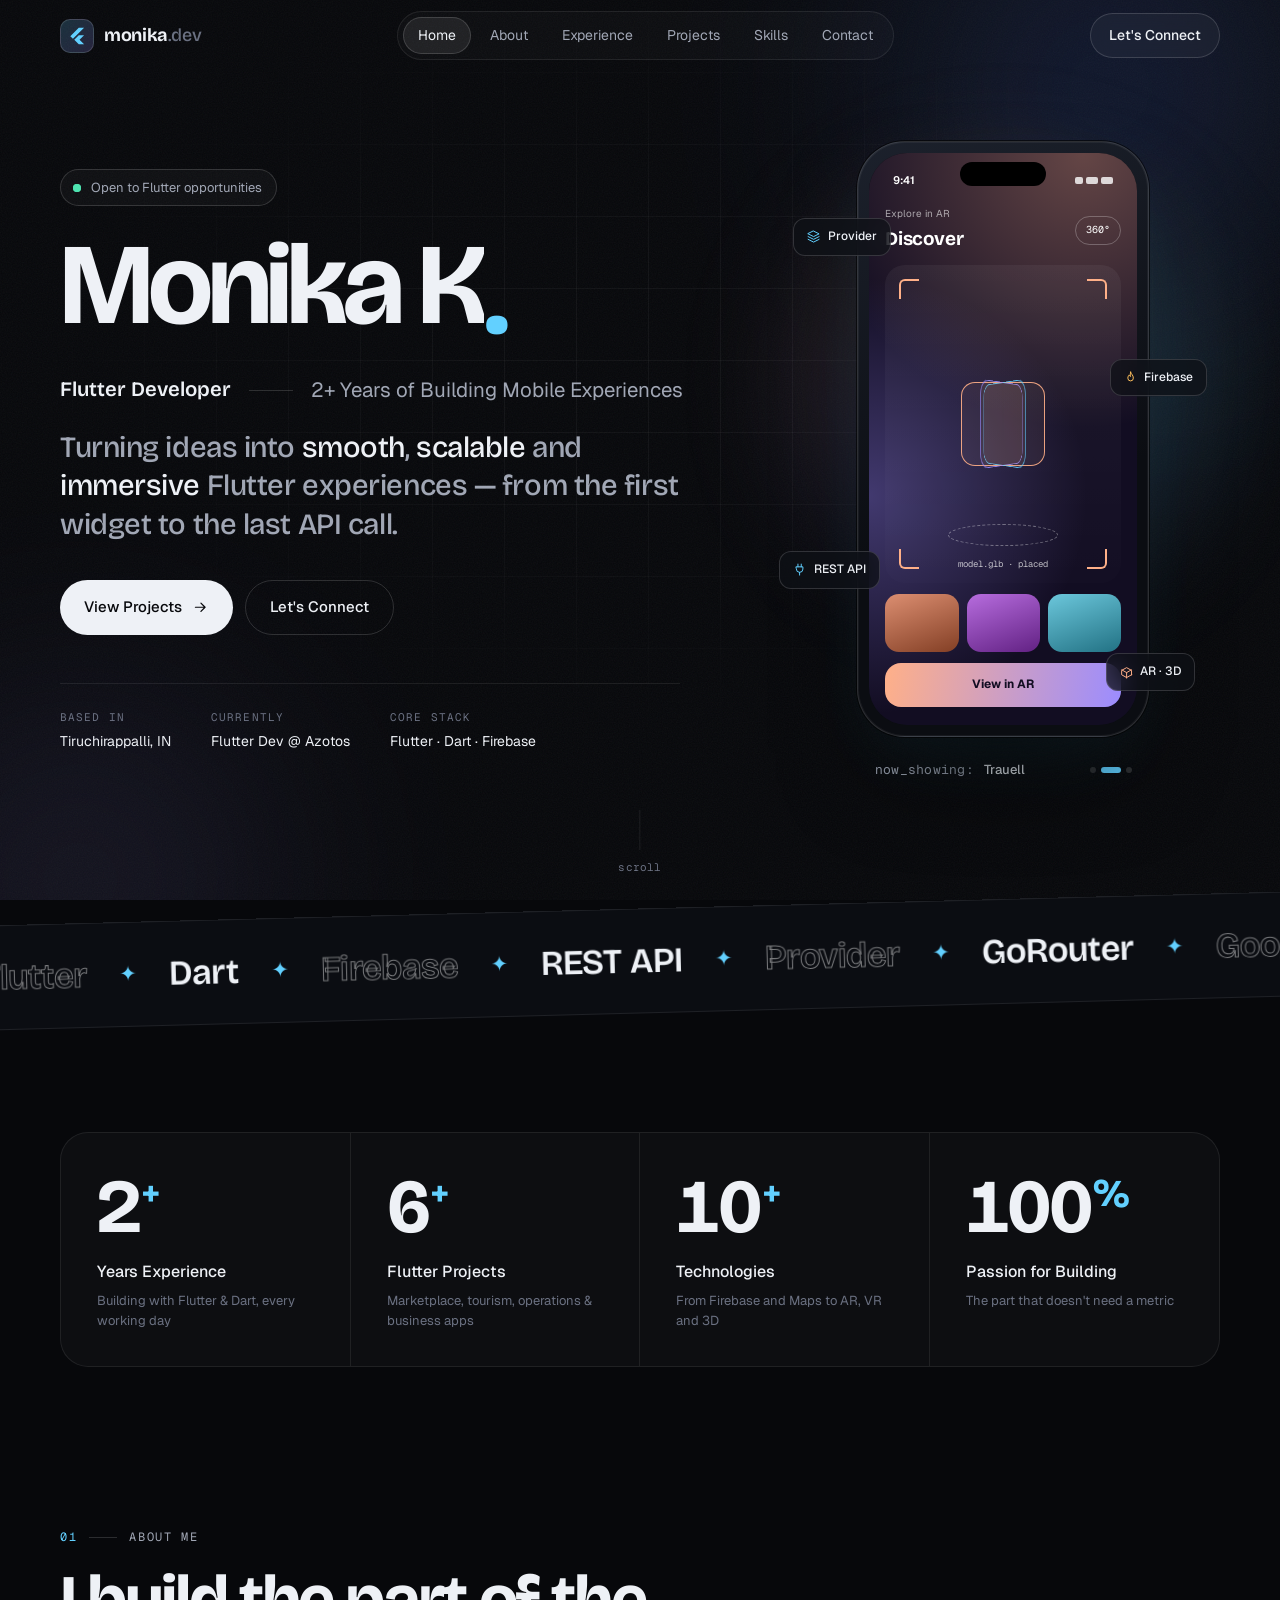
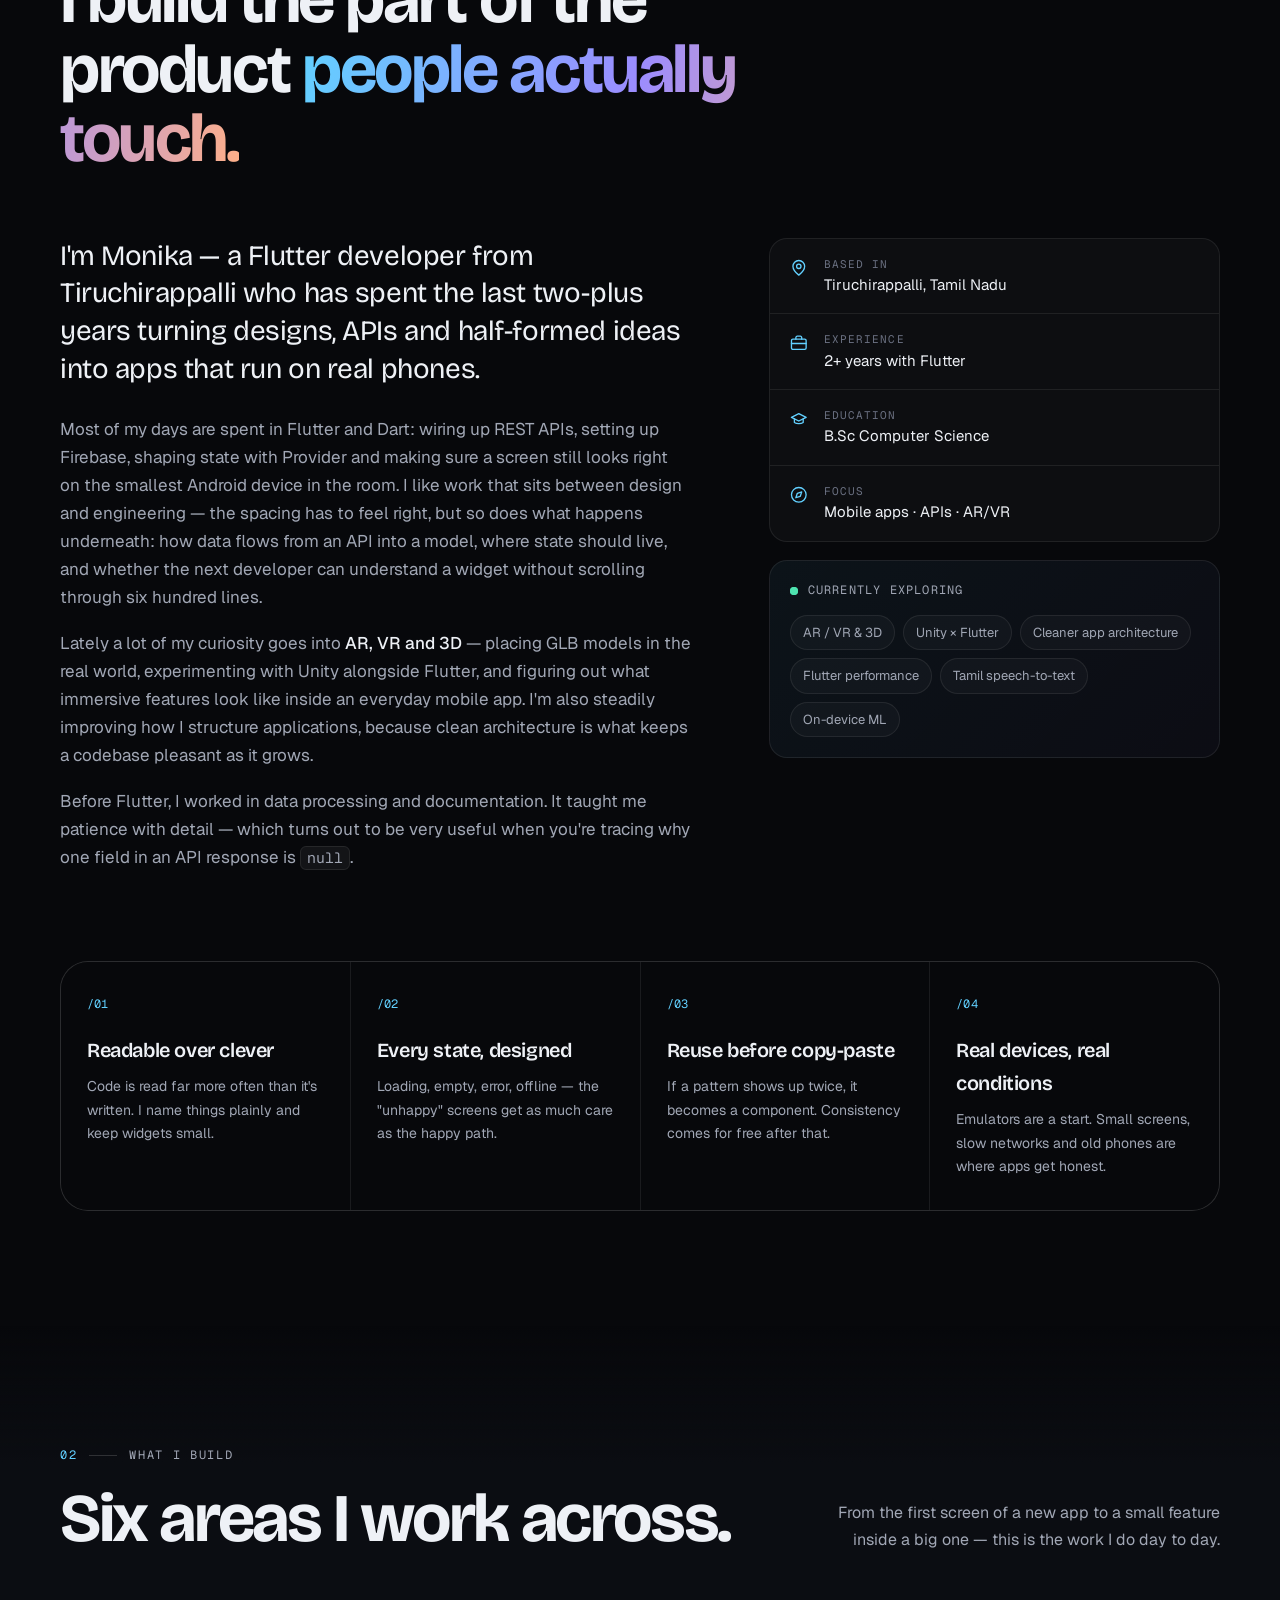
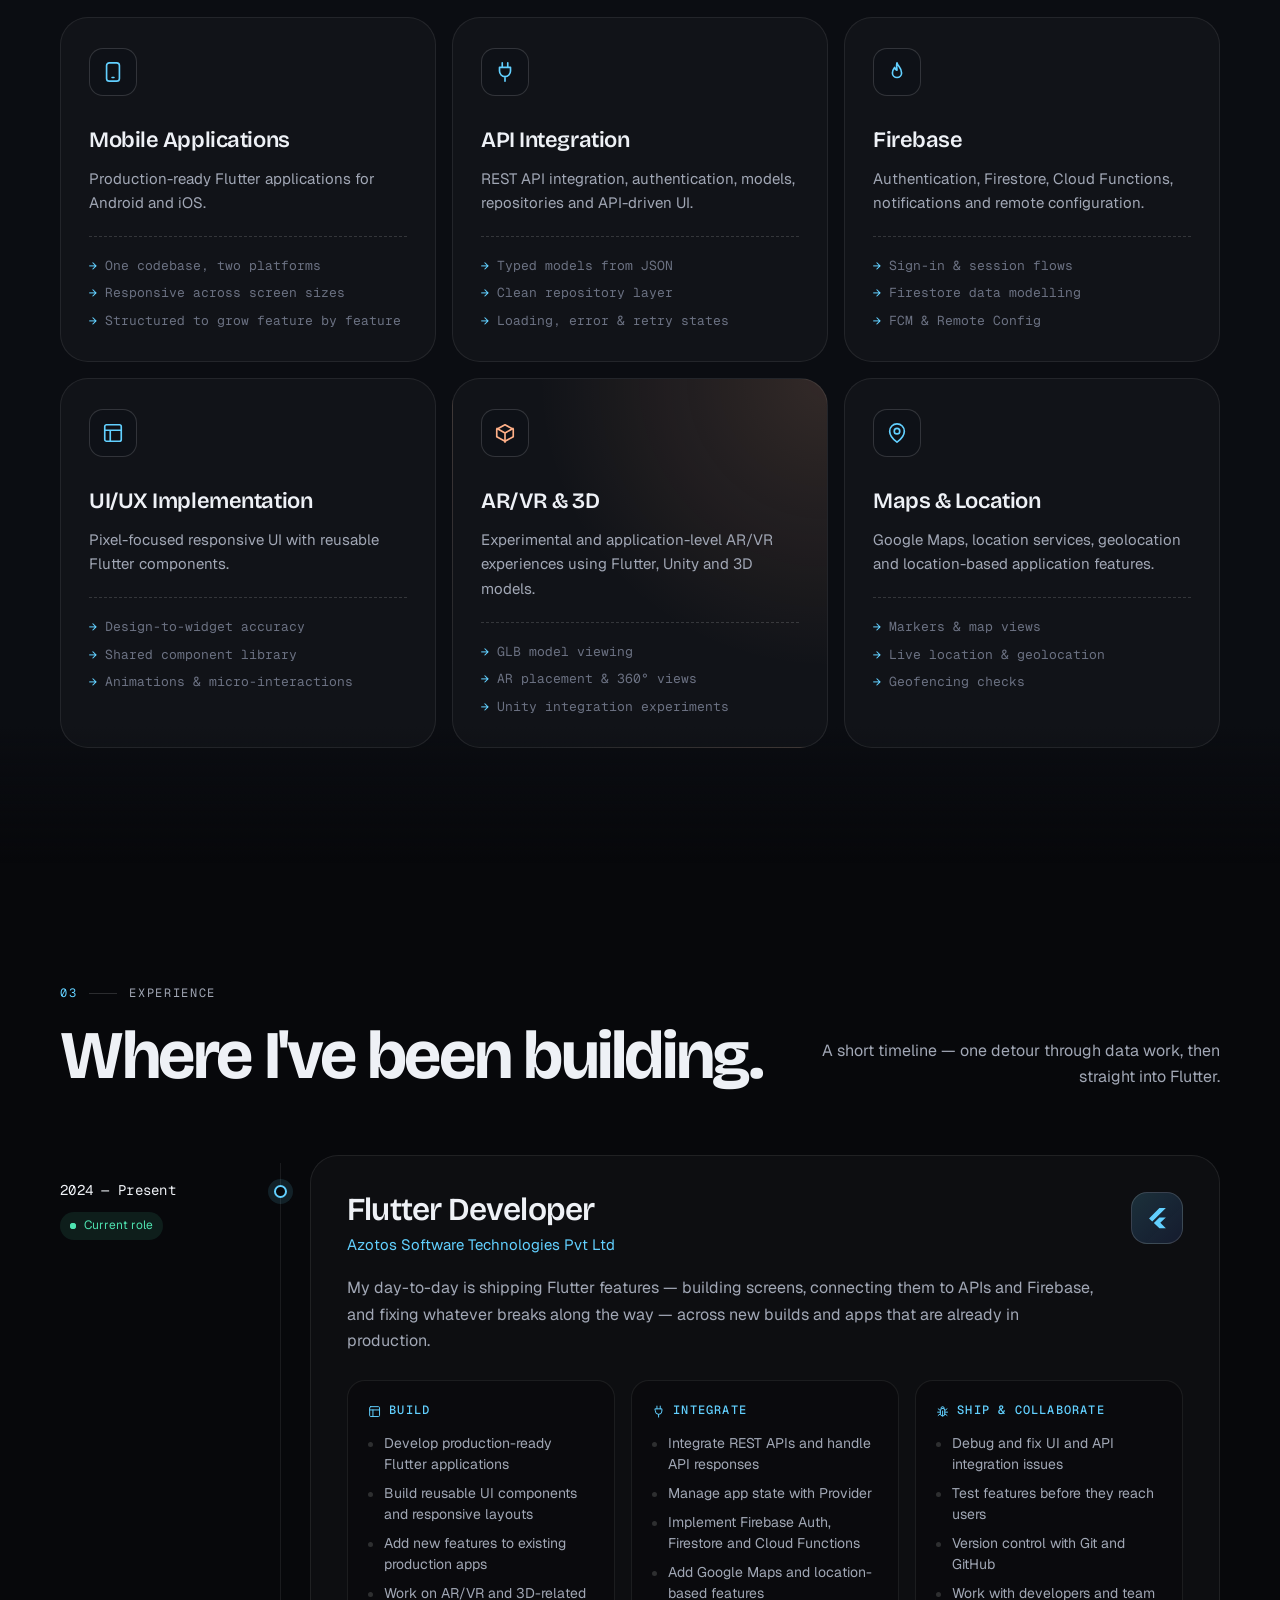
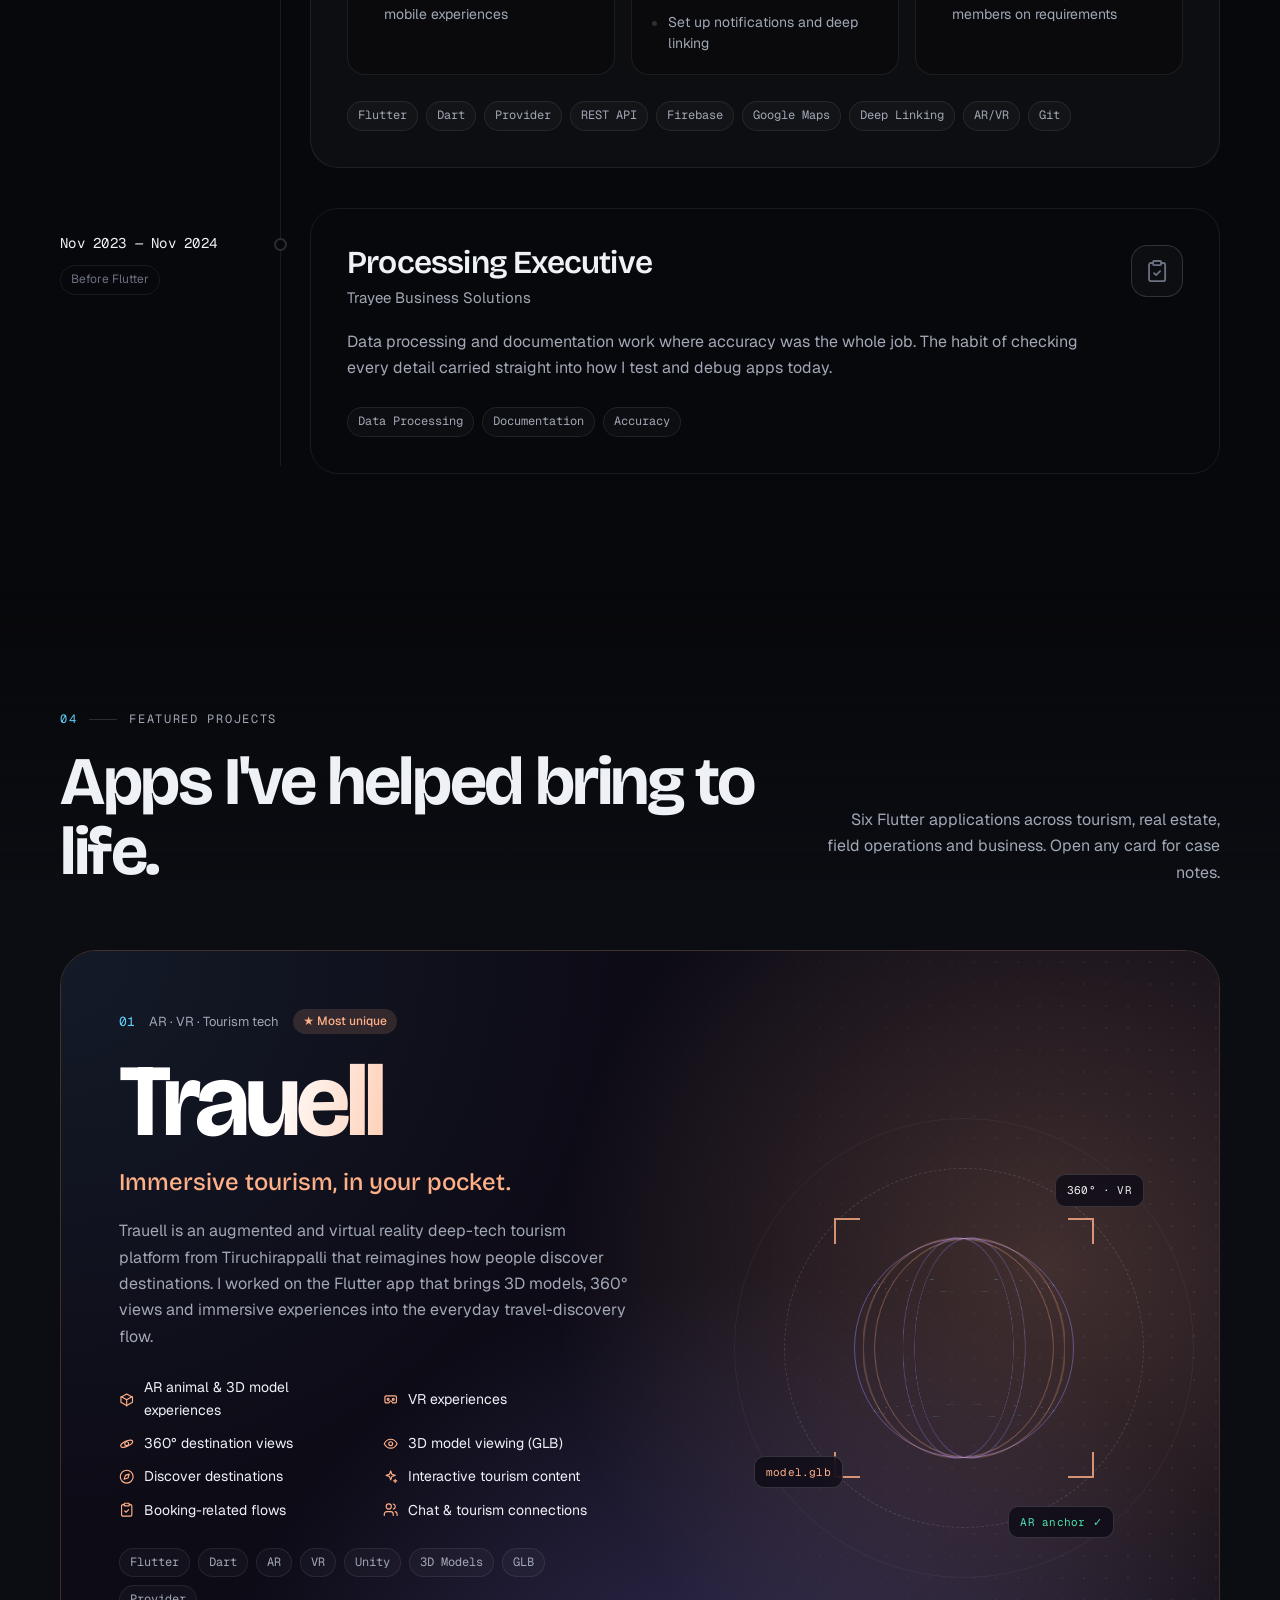
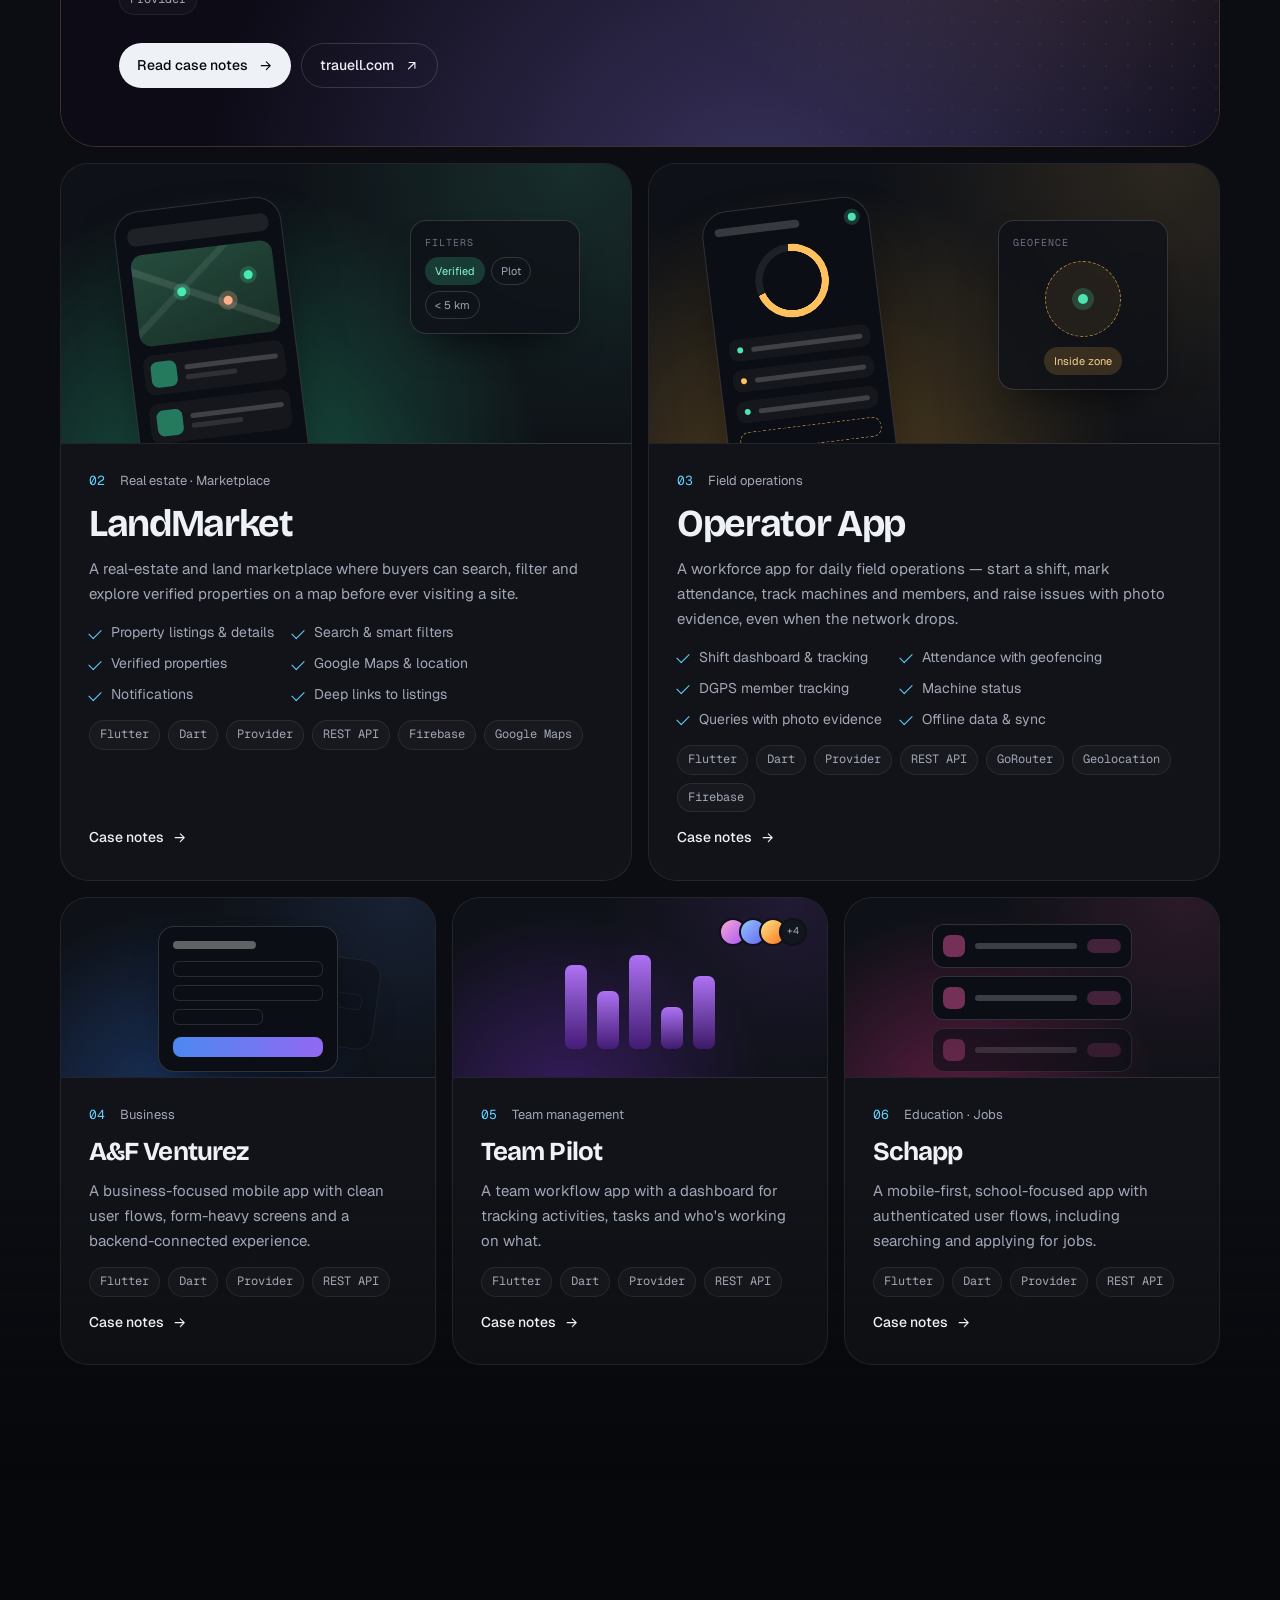
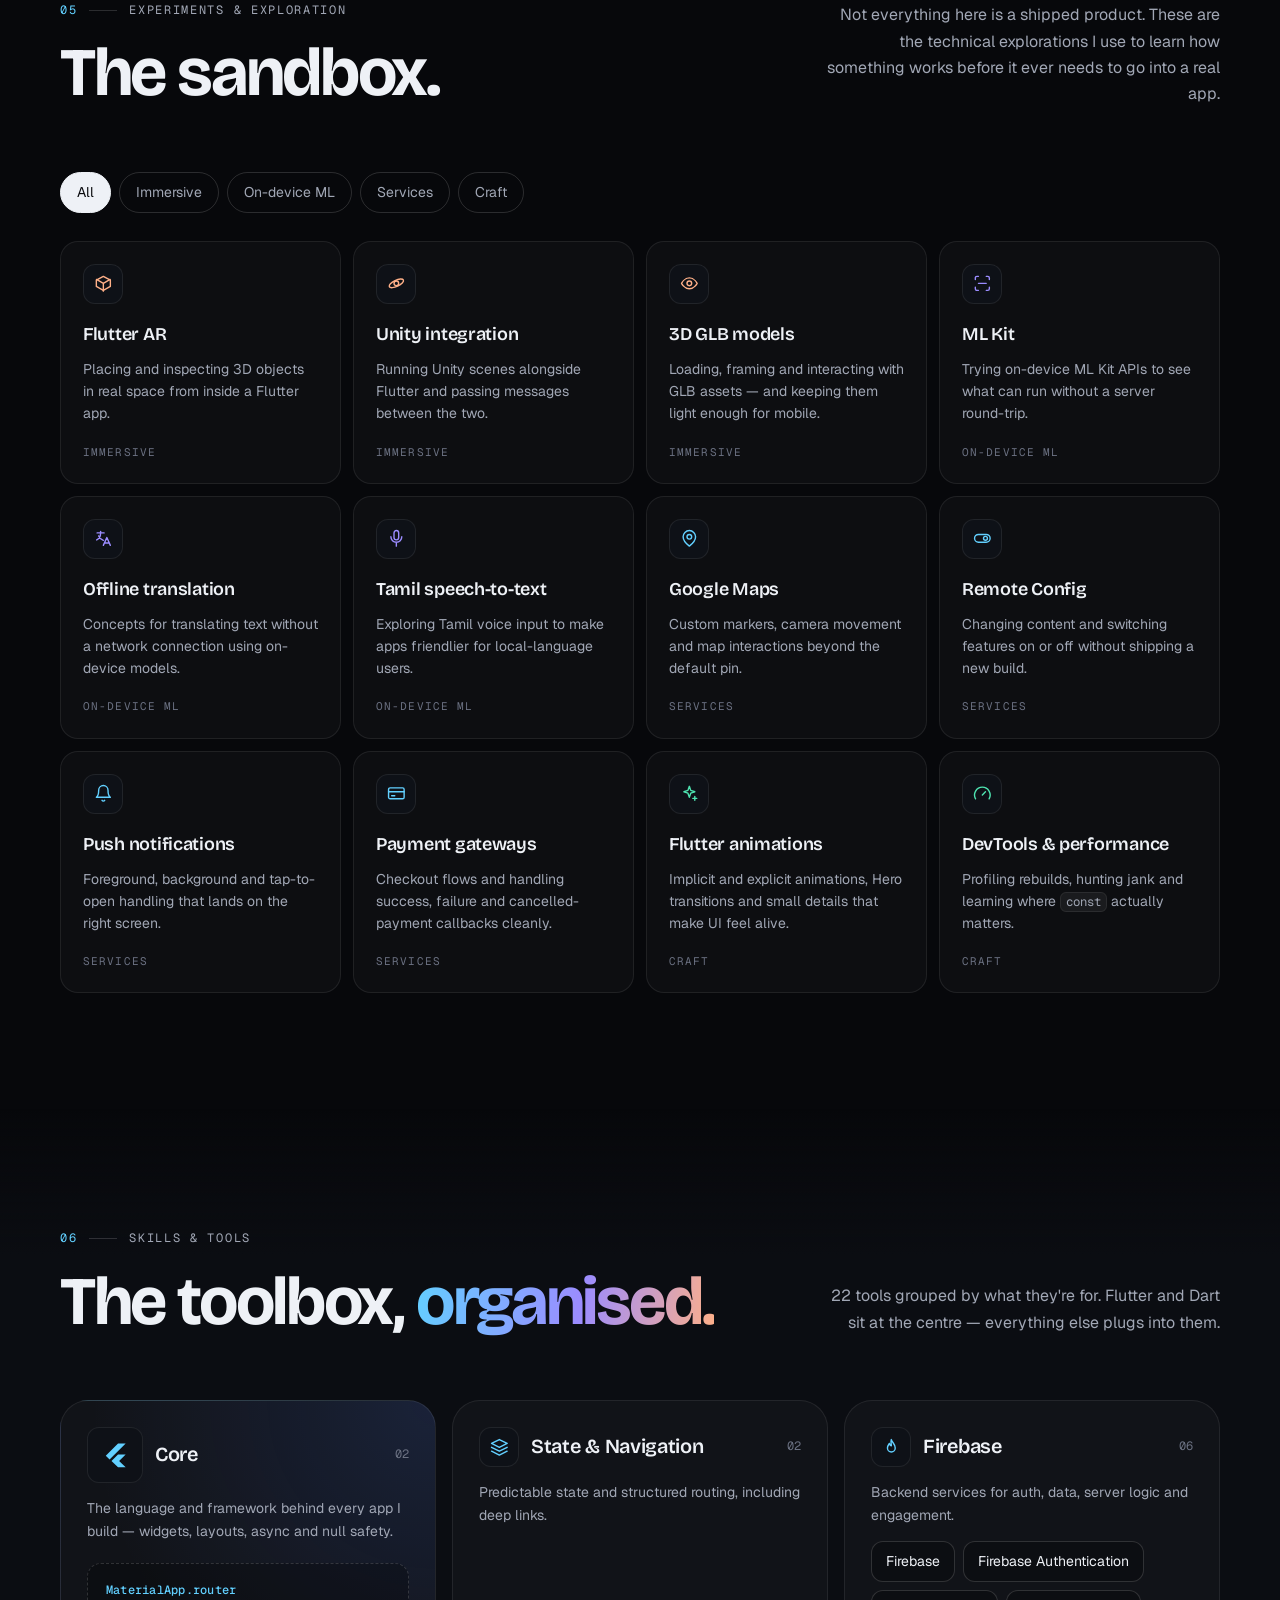
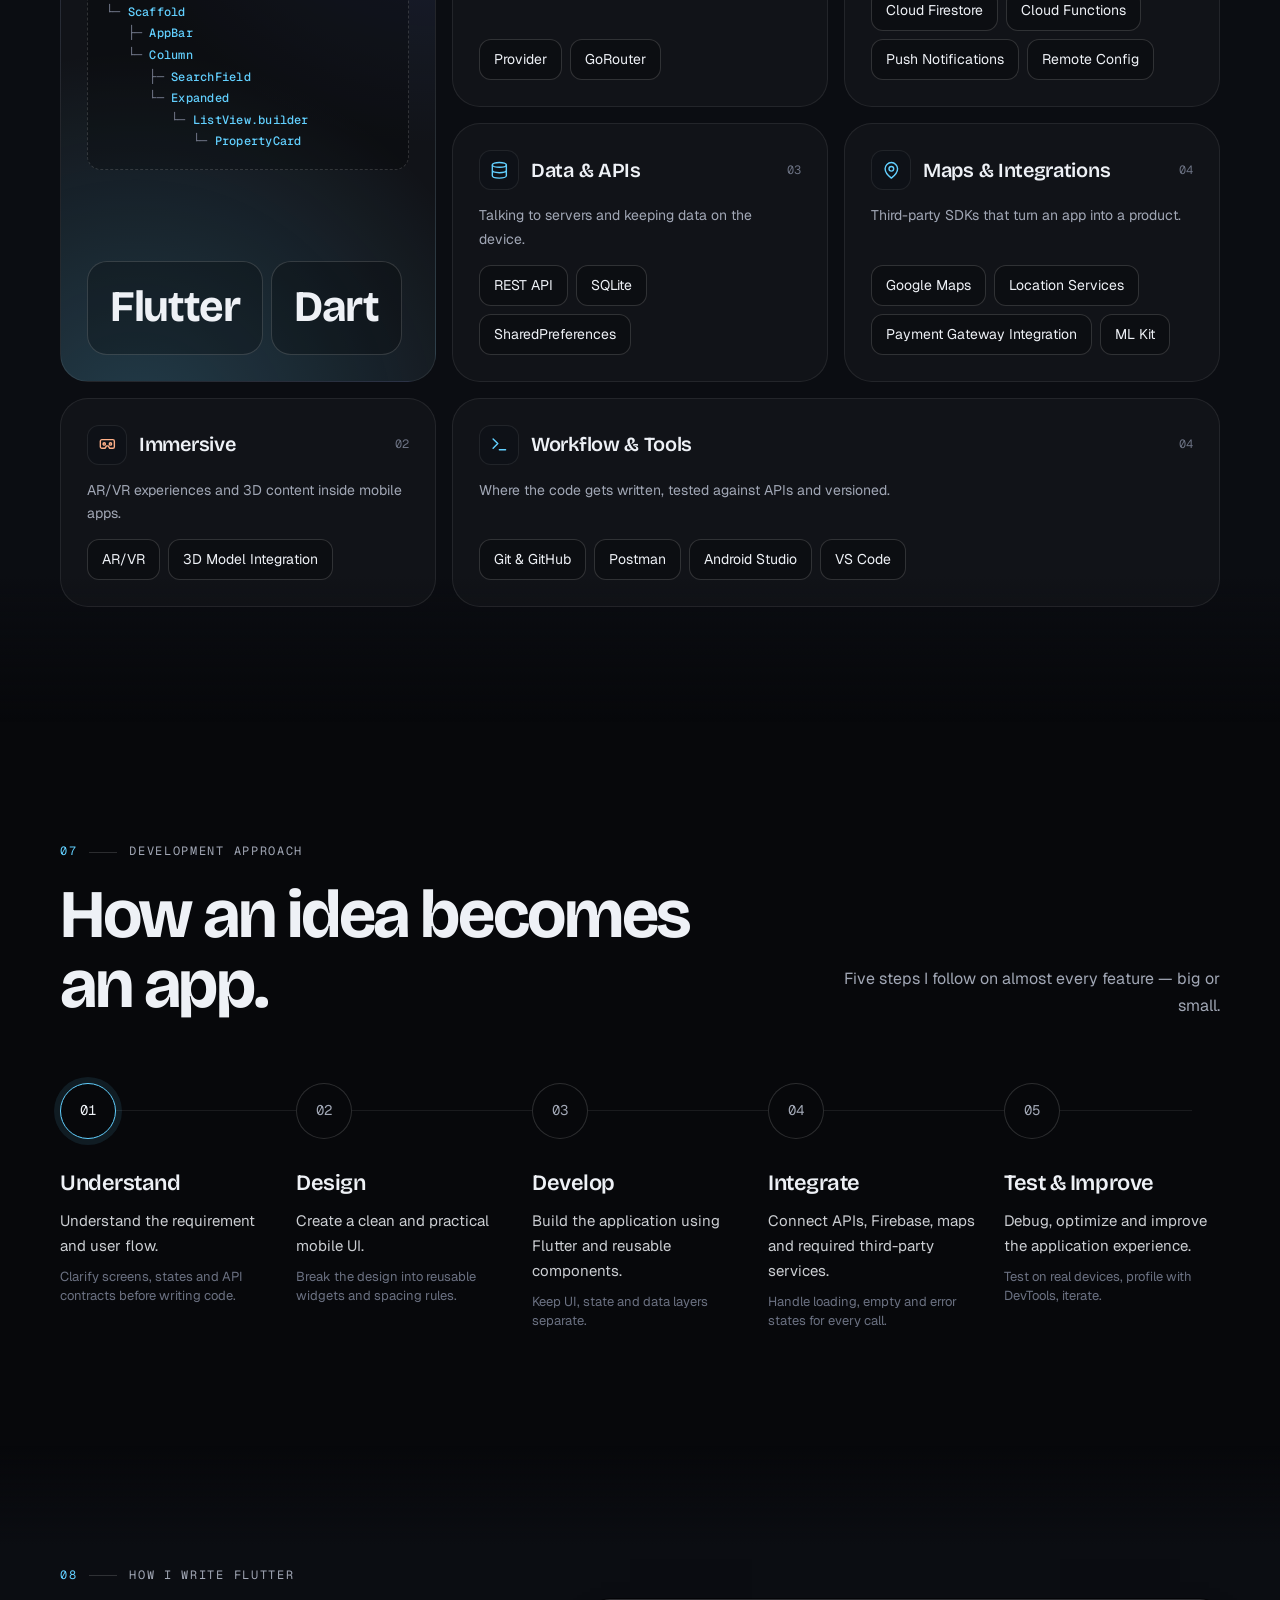
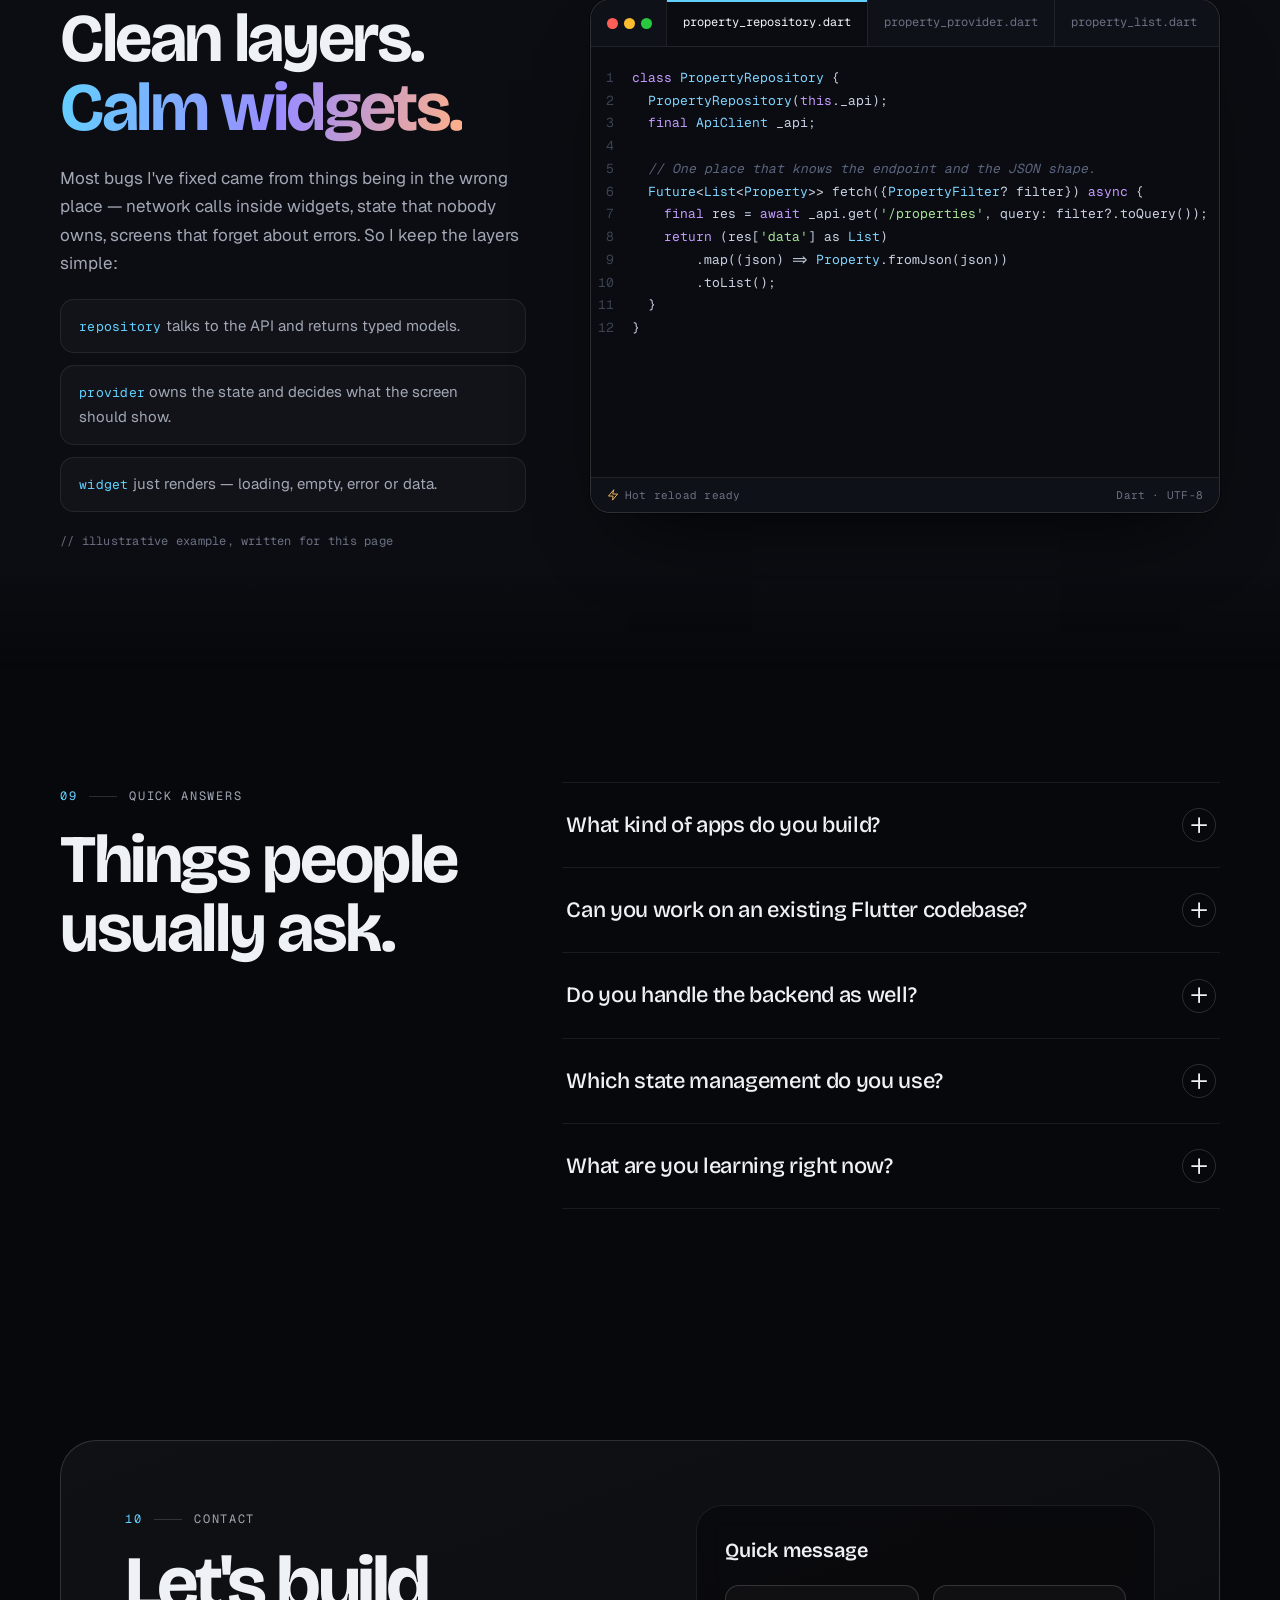
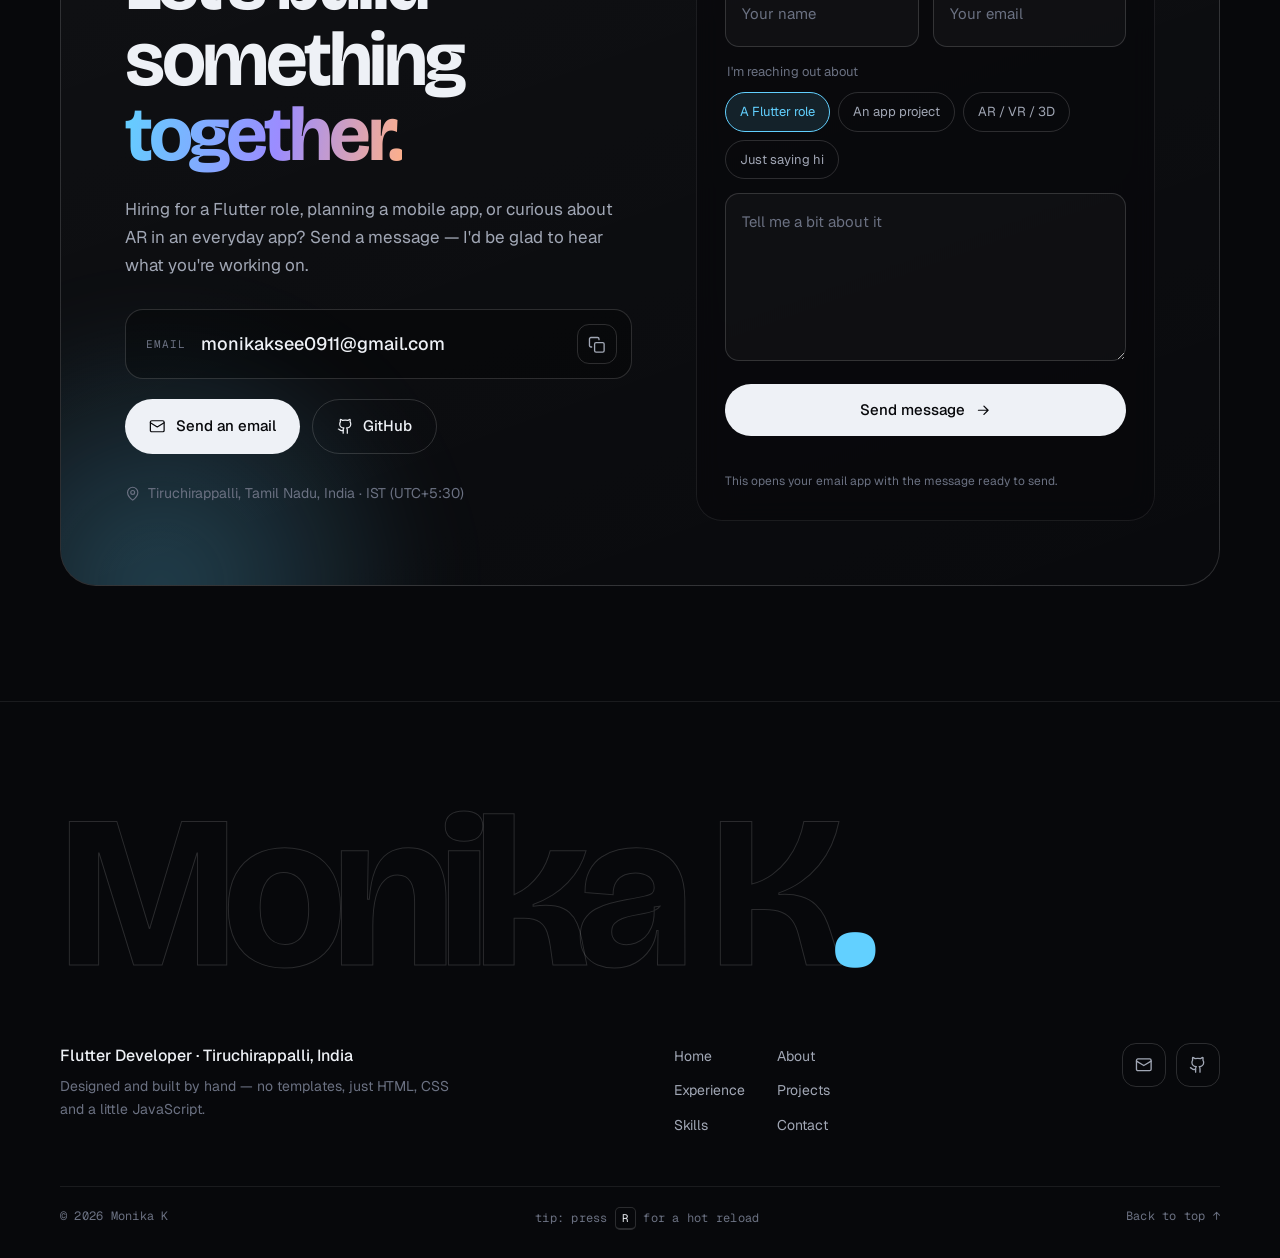
<file: index.html>
<!DOCTYPE html>
<html lang="en" class="no-js">

<head>
  <meta charset="UTF-8" />
  <meta name="viewport" content="width=device-width, initial-scale=1.0" />
  <title>Monika K — Flutter Developer</title>
  <meta name="description"
    content="Monika K is a Flutter Developer from Tiruchirappalli, India with 2+ years of experience building mobile apps with Flutter, Dart, Firebase, REST APIs, Google Maps and AR/VR." />
  <meta name="author" content="Monika K" />
  <meta name="theme-color" content="#07080b" />
  <meta property="og:type" content="website" />
  <meta property="og:title" content="Monika K — Flutter Developer" />
  <meta property="og:description" content="Turning ideas into smooth, scalable and immersive Flutter experiences." />
  <link rel="icon" type="image/svg+xml" href="assets/favicon.svg" />

  <link rel="preconnect" href="https://fonts.googleapis.com" />
  <link rel="preconnect" href="https://fonts.gstatic.com" crossorigin />
  <link
    href="https://fonts.googleapis.com/css2?family=Bricolage+Grotesque:opsz,wght@12..96,400..800&family=Geist:wght@300..700&family=Geist+Mono:wght@400;500&display=swap"
    rel="stylesheet" />

  <script>document.documentElement.classList.replace('no-js', 'js');</script>
  <link rel="stylesheet" href="css/style.css" />
</head>

<body>
  <a class="skip-link" href="#main">Skip to content</a>

  <!-- ============ ICON SPRITE ============ -->
  <svg class="sprite" aria-hidden="true" focusable="false">
    <symbol id="i-arrow" viewBox="0 0 24 24">
      <path d="M5 12h14M13 6l6 6-6 6" />
    </symbol>
    <symbol id="i-arrow-up" viewBox="0 0 24 24">
      <path d="M7 17 17 7M8 7h9v9" />
    </symbol>
    <symbol id="i-mail" viewBox="0 0 24 24">
      <rect x="2" y="4" width="20" height="16" rx="2" />
      <path d="m22 7-10 6L2 7" />
    </symbol>
    <symbol id="i-github" viewBox="0 0 24 24">
      <path
        d="M15 22v-4a4.8 4.8 0 0 0-1-3.5c3 0 6-2 6-5.5.08-1.25-.27-2.48-1-3.5.28-1.15.28-2.35 0-3.5 0 0-1 0-3 1.5-2.64-.5-5.36-.5-8 0C6 2 5 2 5 2c-.3 1.15-.3 2.35 0 3.5A5.4 5.4 0 0 0 4 9c0 3.5 3 5.5 6 5.5-.39.49-.68 1.05-.85 1.65-.17.6-.22 1.23-.15 1.85v4" />
      <path d="M9 18c-4.51 2-5-2-7-2" />
    </symbol>
    <symbol id="i-copy" viewBox="0 0 24 24">
      <rect x="9" y="9" width="13" height="13" rx="2" />
      <path d="M5 15H4a2 2 0 0 1-2-2V4a2 2 0 0 1 2-2h9a2 2 0 0 1 2 2v1" />
    </symbol>
    <symbol id="i-check" viewBox="0 0 24 24">
      <path d="M20 6 9 17l-5-5" />
    </symbol>
    <symbol id="i-close" viewBox="0 0 24 24">
      <path d="M18 6 6 18M6 6l12 12" />
    </symbol>
    <symbol id="i-plus" viewBox="0 0 24 24">
      <path d="M12 5v14M5 12h14" />
    </symbol>
    <symbol id="i-phone" viewBox="0 0 24 24">
      <rect x="5" y="2" width="14" height="20" rx="3" />
      <path d="M11 18h2" />
    </symbol>
    <symbol id="i-plug" viewBox="0 0 24 24">
      <path d="M9 2v5M15 2v5M6 7h12v4a6 6 0 0 1-12 0zM12 17v5" />
    </symbol>
    <symbol id="i-flame" viewBox="0 0 24 24">
      <path d="M12 2c1 4 5 5.5 5 11a5 5 0 0 1-10 0c0-3 1.5-4.5 2.5-6 .5 2 1.5 3 2.5 3 0-3-1-5 0-8z" />
    </symbol>
    <symbol id="i-layout" viewBox="0 0 24 24">
      <rect x="3" y="3" width="18" height="18" rx="2" />
      <path d="M3 9h18M9 21V9" />
    </symbol>
    <symbol id="i-cube" viewBox="0 0 24 24">
      <path d="M21 16V8l-9-5-9 5v8l9 5 9-5z" />
      <path d="M3.3 7 12 12l8.7-5M12 22V12" />
    </symbol>
    <symbol id="i-pin" viewBox="0 0 24 24">
      <path d="M20 10c0 6-8 12-8 12S4 16 4 10a8 8 0 0 1 16 0z" />
      <circle cx="12" cy="10" r="3" />
    </symbol>
    <symbol id="i-layers" viewBox="0 0 24 24">
      <path d="m12 2 10 5-10 5L2 7z" />
      <path d="m2 17 10 5 10-5M2 12l10 5 10-5" />
    </symbol>
    <symbol id="i-route" viewBox="0 0 24 24">
      <circle cx="6" cy="19" r="3" />
      <circle cx="18" cy="5" r="3" />
      <path d="M9 19h8.5a3.5 3.5 0 0 0 0-7h-11a3.5 3.5 0 0 1 0-7H15" />
    </symbol>
    <symbol id="i-db" viewBox="0 0 24 24">
      <ellipse cx="12" cy="5" rx="9" ry="3" />
      <path d="M3 5v14c0 1.7 4 3 9 3s9-1.3 9-3V5M3 12c0 1.7 4 3 9 3s9-1.3 9-3" />
    </symbol>
    <symbol id="i-git" viewBox="0 0 24 24">
      <circle cx="6" cy="6" r="3" />
      <circle cx="6" cy="18" r="3" />
      <circle cx="18" cy="8" r="3" />
      <path d="M6 9v6M18 11c0 4-5 3.5-9.5 6" />
    </symbol>
    <symbol id="i-bell" viewBox="0 0 24 24">
      <path d="M6 8a6 6 0 0 1 12 0c0 7 3 9 3 9H3s3-2 3-9" />
      <path d="M10.3 21a1.94 1.94 0 0 0 3.4 0" />
    </symbol>
    <symbol id="i-toggle" viewBox="0 0 24 24">
      <rect x="2" y="7" width="20" height="10" rx="5" />
      <circle cx="16" cy="12" r="2.5" />
    </symbol>
    <symbol id="i-card" viewBox="0 0 24 24">
      <rect x="2" y="5" width="20" height="14" rx="2" />
      <path d="M2 10h20M6 15h4" />
    </symbol>
    <symbol id="i-scan" viewBox="0 0 24 24">
      <path
        d="M3 7V5a2 2 0 0 1 2-2h2M17 3h2a2 2 0 0 1 2 2v2M21 17v2a2 2 0 0 1-2 2h-2M7 21H5a2 2 0 0 1-2-2v-2M7 12h10" />
    </symbol>
    <symbol id="i-lang" viewBox="0 0 24 24">
      <path d="M4 5h9M8.5 3v2c0 4-2 7.5-5 9M6 9c1 2.5 3 4.5 6 5.5" />
      <path d="m12 21 4.5-10L21 21M13.5 18h6" />
    </symbol>
    <symbol id="i-mic" viewBox="0 0 24 24">
      <rect x="9" y="2" width="6" height="12" rx="3" />
      <path d="M19 10a7 7 0 0 1-14 0M12 17v5" />
    </symbol>
    <symbol id="i-sparkle" viewBox="0 0 24 24">
      <path d="M12 3l1.8 5.2L19 10l-5.2 1.8L12 17l-1.8-5.2L5 10l5.2-1.8z" />
      <path d="M19 16v5M16.5 18.5h5" />
    </symbol>
    <symbol id="i-gauge" viewBox="0 0 24 24">
      <path d="m12 14 4-4" />
      <path d="M3.3 19a10 10 0 1 1 17.4 0" />
    </symbol>
    <symbol id="i-vr" viewBox="0 0 24 24">
      <path d="M3 8a2 2 0 0 1 2-2h14a2 2 0 0 1 2 2v7a2 2 0 0 1-2 2h-4l-2-3h-2l-2 3H5a2 2 0 0 1-2-2z" />
      <circle cx="8" cy="11.5" r="1.5" />
      <circle cx="16" cy="11.5" r="1.5" />
    </symbol>
    <symbol id="i-orbit" viewBox="0 0 24 24">
      <circle cx="12" cy="12" r="3" />
      <ellipse cx="12" cy="12" rx="10" ry="4" transform="rotate(-25 12 12)" />
    </symbol>
    <symbol id="i-code" viewBox="0 0 24 24">
      <path d="m16 18 6-6-6-6M8 6l-6 6 6 6" />
    </symbol>
    <symbol id="i-terminal" viewBox="0 0 24 24">
      <path d="m4 17 6-6-6-6M12 19h8" />
    </symbol>
    <symbol id="i-users" viewBox="0 0 24 24">
      <path d="M16 21v-2a4 4 0 0 0-4-4H6a4 4 0 0 0-4 4v2" />
      <circle cx="9" cy="7" r="4" />
      <path d="M22 21v-2a4 4 0 0 0-3-3.9M16 3.1a4 4 0 0 1 0 7.8" />
    </symbol>
    <symbol id="i-brief" viewBox="0 0 24 24">
      <rect x="2" y="7" width="20" height="14" rx="2" />
      <path d="M16 7V5a2 2 0 0 0-2-2h-4a2 2 0 0 0-2 2v2M2 13h20" />
    </symbol>
    <symbol id="i-school" viewBox="0 0 24 24">
      <path d="M22 10 12 5 2 10l10 5z" />
      <path d="M6 12v5c3 2 9 2 12 0v-5" />
    </symbol>
    <symbol id="i-clip" viewBox="0 0 24 24">
      <rect x="8" y="2" width="8" height="4" rx="1" />
      <path d="M16 4h2a2 2 0 0 1 2 2v14a2 2 0 0 1-2 2H6a2 2 0 0 1-2-2V6a2 2 0 0 1 2-2h2" />
      <path d="m9 14 2 2 4-4" />
    </symbol>
    <symbol id="i-bug" viewBox="0 0 24 24">
      <rect x="8" y="6" width="8" height="14" rx="4" />
      <path d="M12 20v-9M3 13h5M16 13h5M4 7l4 3M20 7l-4 3M4 19l4-3M20 19l-4-3M9 6a3 3 0 0 1 6 0" />
    </symbol>
    <symbol id="i-compass" viewBox="0 0 24 24">
      <circle cx="12" cy="12" r="10" />
      <path d="m16 8-2 6-6 2 2-6z" />
    </symbol>
    <symbol id="i-sync" viewBox="0 0 24 24">
      <path d="M21 12a9 9 0 0 1-15 6.7L3 16M3 12a9 9 0 0 1 15-6.7L21 8" />
      <path d="M21 3v5h-5M3 21v-5h5" />
    </symbol>
    <symbol id="i-zap" viewBox="0 0 24 24">
      <path d="M13 2 3 14h9l-1 8 10-12h-9z" />
    </symbol>
    <symbol id="i-eye" viewBox="0 0 24 24">
      <path d="M2 12s3.5-7 10-7 10 7 10 7-3.5 7-10 7S2 12 2 12z" />
      <circle cx="12" cy="12" r="3" />
    </symbol>
    <symbol id="i-flutter" viewBox="0 0 24 24">
      <path class="fill" d="M14.3 2 4 12.3l3.2 3.2L20.7 2zM14.3 11.3 8.8 16.8l5.5 5.2h6.4l-5.5-5.3 5.5-5.4z" />
    </symbol>
  </svg>

  <!-- ============ INTRO ============ -->
  <div class="intro" id="intro" aria-hidden="true">
    <div class="intro__inner">
      <span class="intro__word">flutter run</span>
      <span class="intro__count" id="intro-count">0</span>
    </div>
  </div>

  <!-- Ambient layers -->
  <div class="ambient" aria-hidden="true">
    <div class="ambient__glow ambient__glow--a"></div>
    <div class="ambient__glow ambient__glow--b"></div>
    <div class="ambient__noise"></div>
  </div>
  <div class="cursor" id="cursor" aria-hidden="true"><span class="cursor__label" id="cursor-label"></span></div>
  <div class="cursor-dot" id="cursor-dot" aria-hidden="true"></div>

  <!-- ============ NAVIGATION ============ -->
  <header class="nav" id="nav">
    <div class="nav__progress" id="nav-progress" aria-hidden="true"></div>
    <div class="container nav__inner">
      <a href="#home" class="logo" aria-label="Monika K — back to top">
        <span class="logo__mark"><svg class="icon">
            <use href="#i-flutter" />
          </svg></span>
        <span class="logo__text">monika<span>.dev</span></span>
      </a>

      <nav class="nav__menu" id="nav-menu" aria-label="Primary">
        <ul class="nav__list" id="nav-list">
          <li><a class="nav__link" href="#home" data-section="home">Home</a></li>
          <li><a class="nav__link" href="#about" data-section="about">About</a></li>
          <li><a class="nav__link" href="#experience" data-section="experience">Experience</a></li>
          <li><a class="nav__link" href="#projects" data-section="projects">Projects</a></li>
          <li><a class="nav__link" href="#skills" data-section="skills">Skills</a></li>
          <li><a class="nav__link" href="#contact" data-section="contact">Contact</a></li>
          <li class="nav__pill" id="nav-pill" aria-hidden="true"></li>
        </ul>
        <div class="nav__mobile-foot">
          <a class="btn btn--primary" href="#contact"><span>Let's Connect</span><svg class="icon">
              <use href="#i-arrow" />
            </svg></a>
        </div>
      </nav>

      <div class="nav__actions">
        <a class="btn btn--sm btn--glass magnetic nav__cta" href="#contact"><span>Let's Connect</span></a>
        <button class="burger" id="nav-toggle" type="button" aria-label="Open menu" aria-expanded="false"
          aria-controls="nav-menu"><span></span><span></span></button>
      </div>
    </div>
  </header>

  <main id="main">

    <!-- ============ HOME ============ -->
    <section class="hero" id="home" data-nav="home">
      <div class="container hero__grid">
        <div class="hero__copy">
          <p class="badge reveal" data-config-show="availability">
            <span class="pulse"></span><span data-config="availability">Open to Flutter opportunities</span>
          </p>

          <h1 class="hero__title">
            <span class="sr-only">Monika K — Flutter Developer</span>
            <span class="hero__name" aria-hidden="true" data-split>Monika K</span><span class="hero__dot"
              aria-hidden="true">.</span>
          </h1>

          <p class="hero__role reveal" style="--d:3">
            <span class="hero__role-main">Flutter Developer</span>
            <span class="hero__role-rule" aria-hidden="true"></span>
            <span class="hero__role-sub">2+ Years of Building Mobile Experiences</span>
          </p>

          <p class="hero__lead reveal" style="--d:4">
            Turning ideas into <em>smooth</em>, <em>scalable</em> and <em>immersive</em> Flutter experiences —
            from the first widget to the last API call.
          </p>

          <div class="hero__cta reveal" style="--d:5">
            <a href="#projects" class="btn btn--primary magnetic" data-cursor="Go">
              <span>View Projects</span><svg class="icon">
                <use href="#i-arrow" />
              </svg>
            </a>
            <a href="#contact" class="btn btn--ghost magnetic"><span>Let's Connect</span></a>
          </div>

          <dl class="hero__meta reveal" style="--d:6">
            <div>
              <dt>Based in</dt>
              <dd>Tiruchirappalli, IN</dd>
            </div>
            <div>
              <dt>Currently</dt>
              <dd>Flutter Dev @ Azotos</dd>
            </div>
            <div>
              <dt>Core stack</dt>
              <dd>Flutter · Dart · Firebase</dd>
            </div>
          </dl>
        </div>

        <!-- Live phone showcase -->
        <div class="hero__visual reveal" style="--d:2">
          <div class="showcase" id="showcase">
            <div class="showcase__halo" aria-hidden="true"></div>
            <span class="float-chip float-chip--a" aria-hidden="true"><svg class="icon">
                <use href="#i-layers" />
              </svg>Provider</span>
            <span class="float-chip float-chip--b" aria-hidden="true"><svg class="icon">
                <use href="#i-flame" />
              </svg>Firebase</span>
            <span class="float-chip float-chip--c" aria-hidden="true"><svg class="icon">
                <use href="#i-plug" />
              </svg>REST API</span>
            <span class="float-chip float-chip--d" aria-hidden="true"><svg class="icon">
                <use href="#i-cube" />
              </svg>AR · 3D</span>

            <div class="phone" role="img"
              aria-label="Phone mockup cycling through LandMarket, Trauell and Operator App screens">
              <div class="phone__notch"></div>
              <div class="phone__screen">

                <!-- Screen: LandMarket -->
                <div class="screen screen--land is-active" data-screen="LandMarket">
                  <div class="m-status"><span>9:41</span><span class="m-status__icons"><i></i><i></i><i></i></span>
                  </div>
                  <div class="m-head">
                    <div><small>Find land near</small><b>Tiruchirappalli</b></div>
                    <span class="m-avatar"></span>
                  </div>
                  <div class="m-search"><svg class="icon">
                      <use href="#i-scan" />
                    </svg><span>Search plots, villas…</span></div>
                  <div class="m-chips"><span
                      class="on">All</span><span>Plots</span><span>Verified</span><span>Farm</span></div>
                  <div class="m-map">
                    <i class="m-road m-road--1"></i><i class="m-road m-road--2"></i><i class="m-road m-road--3"></i>
                    <span class="m-pin" style="--x:24%;--y:38%"></span>
                    <span class="m-pin m-pin--hot" style="--x:58%;--y:52%"><em>₹ 24L</em></span>
                    <span class="m-pin" style="--x:78%;--y:28%"></span>
                    <span class="m-you" style="--x:44%;--y:70%"></span>
                  </div>
                  <div class="m-prop">
                    <span class="m-prop__img"></span>
                    <div><b>Residential plot</b><small>2.4 km · 1,200 sq.ft</small><span class="m-verified">✓
                        Verified</span></div>
                  </div>
                </div>

                <!-- Screen: Trauell -->
                <div class="screen screen--trauell" data-screen="Trauell">
                  <div class="m-status"><span>9:41</span><span class="m-status__icons"><i></i><i></i><i></i></span>
                  </div>
                  <div class="m-head m-head--light">
                    <div><small>Explore in AR</small><b>Discover</b></div>
                    <span class="m-tag">360°</span>
                  </div>
                  <div class="m-ar">
                    <span class="m-ar__corner m-ar__corner--tl"></span><span
                      class="m-ar__corner m-ar__corner--tr"></span>
                    <span class="m-ar__corner m-ar__corner--bl"></span><span
                      class="m-ar__corner m-ar__corner--br"></span>
                    <div class="m-ar__model"><i></i><i></i><i></i></div>
                    <span class="m-ar__floor"></span>
                    <span class="m-ar__label">model.glb · placed</span>
                  </div>
                  <div class="m-dest">
                    <span style="--h:18"></span><span style="--h:280"></span><span style="--h:190"></span>
                  </div>
                  <div class="m-btn">View in AR</div>
                </div>

                <!-- Screen: Operator -->
                <div class="screen screen--ops" data-screen="Operator App">
                  <div class="m-status"><span>9:41</span><span class="m-status__icons"><i></i><i></i><i></i></span>
                  </div>
                  <div class="m-head">
                    <div><small>Shift B · On duty</small><b>Dashboard</b></div>
                    <span class="m-live">● Live</span>
                  </div>
                  <div class="m-ring-row">
                    <div class="m-ring"><svg viewBox="0 0 36 36">
                        <circle cx="18" cy="18" r="15" />
                        <circle class="m-ring__val" cx="18" cy="18" r="15" />
                      </svg><b>6h</b></div>
                    <div class="m-kv"><small>Attendance</small><b>Marked</b><small>Geofence</small><b
                        class="ok">Inside</b></div>
                  </div>
                  <div class="m-rows">
                    <div class="m-row"><i class="dot ok"></i><span>Machine 04</span><em>Running</em></div>
                    <div class="m-row"><i class="dot warn"></i><span>Machine 07</span><em>Idle</em></div>
                    <div class="m-row"><i class="dot ok"></i><span>DGPS members</span><em>12</em></div>
                  </div>
                  <div class="m-btn m-btn--soft">+ Raise query</div>
                  <div class="m-sync"><svg class="icon">
                      <use href="#i-sync" />
                    </svg>Synced · offline ready</div>
                </div>
              </div>
            </div>

            <div class="showcase__caption" aria-hidden="true">
              <span class="mono">now_showing:</span> <b id="showcase-name">LandMarket</b>
              <span class="showcase__dots" id="showcase-dots"><i class="on"></i><i></i><i></i></span>
            </div>
          </div>
        </div>
      </div>

      <a class="scroll-cue" href="#about" aria-label="Scroll to About">
        <span class="scroll-cue__line"></span><span class="mono">scroll</span>
      </a>
    </section>

    <!-- ============ MARQUEE ============ -->
    <div class="marquee" aria-hidden="true">
      <div class="marquee__track">
        <span>Flutter</span><i>✦</i><span>Dart</span><i>✦</i><span>Firebase</span><i>✦</i><span>REST
          API</span><i>✦</i><span>Provider</span><i>✦</i><span>GoRouter</span><i>✦</i><span>Google
          Maps</span><i>✦</i><span>AR / VR</span><i>✦</i><span>3D · GLB</span><i>✦</i><span>ML Kit</span><i>✦</i>
        <span>Flutter</span><i>✦</i><span>Dart</span><i>✦</i><span>Firebase</span><i>✦</i><span>REST
          API</span><i>✦</i><span>Provider</span><i>✦</i><span>GoRouter</span><i>✦</i><span>Google
          Maps</span><i>✦</i><span>AR / VR</span><i>✦</i><span>3D · GLB</span><i>✦</i><span>ML Kit</span><i>✦</i>
      </div>
    </div>

    <!-- ============ STATS ============ -->
    <section class="stats-band" aria-label="At a glance">
      <div class="container">
        <ul class="stats">
          <li class="stat reveal">
            <span class="stat__value"><span data-count="2">0</span><sup>+</sup></span>
            <span class="stat__label">Years Experience</span>
            <span class="stat__note">Building with Flutter &amp; Dart, every working day</span>
          </li>
          <li class="stat reveal" style="--d:1">
            <span class="stat__value"><span data-count="6">0</span><sup>+</sup></span>
            <span class="stat__label">Flutter Projects</span>
            <span class="stat__note">Marketplace, tourism, operations &amp; business apps</span>
          </li>
          <li class="stat reveal" style="--d:2">
            <span class="stat__value"><span data-count="10">0</span><sup>+</sup></span>
            <span class="stat__label">Technologies</span>
            <span class="stat__note">From Firebase and Maps to AR, VR and 3D</span>
          </li>
          <li class="stat reveal" style="--d:3">
            <span class="stat__value"><span data-count="100">0</span><sup>%</sup></span>
            <span class="stat__label">Passion for Building</span>
            <span class="stat__note">The part that doesn't need a metric</span>
          </li>
        </ul>
      </div>
    </section>

    <!-- ============ ABOUT ============ -->
    <section class="section" id="about" data-nav="about">
      <div class="container">
        <header class="shead reveal">
          <p class="eyebrow"><span class="eyebrow__num">01</span>About me</p>
          <h2 class="shead__title">I build the part of the product <span class="grad">people actually touch.</span></h2>
        </header>

        <div class="about">
          <div class="about__story reveal">
            <p class="about__lede">
              I'm Monika — a Flutter developer from Tiruchirappalli who has spent the last two-plus years turning
              designs, APIs and half-formed ideas into apps that run on real phones.
            </p>
            <p>
              Most of my days are spent in Flutter and Dart: wiring up REST APIs, setting up Firebase, shaping state
              with Provider and making sure a screen still looks right on the smallest Android device in the room.
              I like work that sits between design and engineering — the spacing has to feel right, but so does
              what happens underneath: how data flows from an API into a model, where state should live, and whether
              the next developer can understand a widget without scrolling through six hundred lines.
            </p>
            <p>
              Lately a lot of my curiosity goes into <strong>AR, VR and 3D</strong> — placing GLB models in the real
              world, experimenting with Unity alongside Flutter, and figuring out what immersive features look like
              inside an everyday mobile app. I'm also steadily improving how I structure applications, because
              clean architecture is what keeps a codebase pleasant as it grows.
            </p>
            <p>
              Before Flutter, I worked in data processing and documentation. It taught me patience with detail —
              which turns out to be very useful when you're tracing why one field in an API response is
              <code>null</code>.
            </p>
          </div>

          <aside class="about__side">
            <dl class="facts reveal" style="--d:1">
              <div class="fact"><svg class="icon">
                  <use href="#i-pin" />
                </svg>
                <dt>Based in</dt>
                <dd>Tiruchirappalli, Tamil Nadu</dd>
              </div>
              <div class="fact"><svg class="icon">
                  <use href="#i-brief" />
                </svg>
                <dt>Experience</dt>
                <dd>2+ years with Flutter</dd>
              </div>
              <div class="fact"><svg class="icon">
                  <use href="#i-school" />
                </svg>
                <dt>Education</dt>
                <dd>B.Sc Computer Science</dd>
              </div>
              <div class="fact"><svg class="icon">
                  <use href="#i-compass" />
                </svg>
                <dt>Focus</dt>
                <dd>Mobile apps · APIs · AR/VR</dd>
              </div>
            </dl>

            <div class="card-soft reveal" style="--d:2">
              <p class="card-soft__title"><span class="pulse"></span>Currently exploring</p>
              <ul class="tags">
                <li>AR / VR &amp; 3D</li>
                <li>Unity × Flutter</li>
                <li>Cleaner app architecture</li>
                <li>Flutter performance</li>
                <li>Tamil speech-to-text</li>
                <li>On-device ML</li>
              </ul>
            </div>
          </aside>
        </div>

        <ul class="values">
          <li class="value reveal"><span class="value__num mono">/01</span>
            <h3>Readable over clever</h3>
            <p>Code is read far more often than it's written. I name things plainly and keep widgets small.</p>
          </li>
          <li class="value reveal" style="--d:1"><span class="value__num mono">/02</span>
            <h3>Every state, designed</h3>
            <p>Loading, empty, error, offline — the "unhappy" screens get as much care as the happy path.</p>
          </li>
          <li class="value reveal" style="--d:2"><span class="value__num mono">/03</span>
            <h3>Reuse before copy-paste</h3>
            <p>If a pattern shows up twice, it becomes a component. Consistency comes for free after that.</p>
          </li>
          <li class="value reveal" style="--d:3"><span class="value__num mono">/04</span>
            <h3>Real devices, real conditions</h3>
            <p>Emulators are a start. Small screens, slow networks and old phones are where apps get honest.</p>
          </li>
        </ul>
      </div>
    </section>

    <!-- ============ WHAT I BUILD ============ -->
    <section class="section section--alt" id="services" data-nav="about">
      <div class="container">
        <header class="shead shead--split reveal">
          <div>
            <p class="eyebrow"><span class="eyebrow__num">02</span>What I build</p>
            <h2 class="shead__title">Six areas I work across.</h2>
          </div>
          <p class="shead__sub">From the first screen of a new app to a small feature inside a big one — this is the
            work I
            do day to day.</p>
        </header>

        <div class="services">
          <article class="service spot reveal">
            <span class="service__icon"><svg class="icon">
                <use href="#i-phone" />
              </svg></span>
            <h3>Mobile Applications</h3>
            <p>Production-ready Flutter applications for Android and iOS.</p>
            <ul>
              <li>One codebase, two platforms</li>
              <li>Responsive across screen sizes</li>
              <li>Structured to grow feature by feature</li>
            </ul>
          </article>
          <article class="service spot reveal" style="--d:1">
            <span class="service__icon"><svg class="icon">
                <use href="#i-plug" />
              </svg></span>
            <h3>API Integration</h3>
            <p>REST API integration, authentication, models, repositories and API-driven UI.</p>
            <ul>
              <li>Typed models from JSON</li>
              <li>Clean repository layer</li>
              <li>Loading, error &amp; retry states</li>
            </ul>
          </article>
          <article class="service spot reveal" style="--d:2">
            <span class="service__icon"><svg class="icon">
                <use href="#i-flame" />
              </svg></span>
            <h3>Firebase</h3>
            <p>Authentication, Firestore, Cloud Functions, notifications and remote configuration.</p>
            <ul>
              <li>Sign-in &amp; session flows</li>
              <li>Firestore data modelling</li>
              <li>FCM &amp; Remote Config</li>
            </ul>
          </article>
          <article class="service spot reveal">
            <span class="service__icon"><svg class="icon">
                <use href="#i-layout" />
              </svg></span>
            <h3>UI/UX Implementation</h3>
            <p>Pixel-focused responsive UI with reusable Flutter components.</p>
            <ul>
              <li>Design-to-widget accuracy</li>
              <li>Shared component library</li>
              <li>Animations &amp; micro-interactions</li>
            </ul>
          </article>
          <article class="service service--accent spot reveal" style="--d:1">
            <span class="service__icon"><svg class="icon">
                <use href="#i-cube" />
              </svg></span>
            <h3>AR/VR &amp; 3D</h3>
            <p>Experimental and application-level AR/VR experiences using Flutter, Unity and 3D models.</p>
            <ul>
              <li>GLB model viewing</li>
              <li>AR placement &amp; 360° views</li>
              <li>Unity integration experiments</li>
            </ul>
          </article>
          <article class="service spot reveal" style="--d:2">
            <span class="service__icon"><svg class="icon">
                <use href="#i-pin" />
              </svg></span>
            <h3>Maps &amp; Location</h3>
            <p>Google Maps, location services, geolocation and location-based application features.</p>
            <ul>
              <li>Markers &amp; map views</li>
              <li>Live location &amp; geolocation</li>
              <li>Geofencing checks</li>
            </ul>
          </article>
        </div>
      </div>
    </section>

    <!-- ============ EXPERIENCE ============ -->
    <section class="section" id="experience" data-nav="experience">
      <div class="container">
        <header class="shead shead--split reveal">
          <div>
            <p class="eyebrow"><span class="eyebrow__num">03</span>Experience</p>
            <h2 class="shead__title">Where I've been building.</h2>
          </div>
          <p class="shead__sub">A short timeline — one detour through data work, then straight into Flutter.</p>
        </header>

        <ol class="timeline" id="timeline">
          <li class="timeline__track" aria-hidden="true"><span class="timeline__fill" id="timeline-fill"></span></li>

          <li class="job job--current reveal">
            <span class="job__node" aria-hidden="true"></span>
            <div class="job__when">
              <span class="job__period mono">2024 — Present</span>
              <span class="chip-live"><span class="pulse"></span>Current role</span>
            </div>
            <article class="job__card spot">
              <header class="job__head">
                <div>
                  <h3 class="job__title">Flutter Developer</h3>
                  <p class="job__company">Azotos Software Technologies Pvt Ltd</p>
                </div>
                <span class="job__logo" aria-hidden="true"><svg class="icon">
                    <use href="#i-flutter" />
                  </svg></span>
              </header>
              <p class="job__summary">
                My day-to-day is shipping Flutter features — building screens, connecting them to APIs and Firebase,
                and fixing whatever breaks along the way — across new builds and apps that are already in
                production.
              </p>

              <div class="job__groups">
                <div class="job__group">
                  <h4><svg class="icon">
                      <use href="#i-layout" />
                    </svg>Build</h4>
                  <ul>
                    <li>Develop production-ready Flutter applications</li>
                    <li>Build reusable UI components and responsive layouts</li>
                    <li>Add new features to existing production apps</li>
                    <li>Work on AR/VR and 3D-related mobile experiences</li>
                  </ul>
                </div>
                <div class="job__group">
                  <h4><svg class="icon">
                      <use href="#i-plug" />
                    </svg>Integrate</h4>
                  <ul>
                    <li>Integrate REST APIs and handle API responses</li>
                    <li>Manage app state with Provider</li>
                    <li>Implement Firebase Auth, Firestore and Cloud Functions</li>
                    <li>Add Google Maps and location-based features</li>
                    <li>Set up notifications and deep linking</li>
                  </ul>
                </div>
                <div class="job__group">
                  <h4><svg class="icon">
                      <use href="#i-bug" />
                    </svg>Ship &amp; collaborate</h4>
                  <ul>
                    <li>Debug and fix UI and API integration issues</li>
                    <li>Test features before they reach users</li>
                    <li>Version control with Git and GitHub</li>
                    <li>Work with developers and team members on requirements</li>
                  </ul>
                </div>
              </div>

              <ul class="tags tags--sm">
                <li>Flutter</li>
                <li>Dart</li>
                <li>Provider</li>
                <li>REST API</li>
                <li>Firebase</li>
                <li>Google Maps</li>
                <li>Deep Linking</li>
                <li>AR/VR</li>
                <li>Git</li>
              </ul>
            </article>
          </li>

          <li class="job reveal">
            <span class="job__node" aria-hidden="true"></span>
            <div class="job__when">
              <span class="job__period mono">Nov 2023 — Nov 2024</span>
              <span class="chip-muted">Before Flutter</span>
            </div>
            <article class="job__card job__card--compact spot">
              <header class="job__head">
                <div>
                  <h3 class="job__title">Processing Executive</h3>
                  <p class="job__company">Trayee Business Solutions</p>
                </div>
                <span class="job__logo job__logo--muted" aria-hidden="true"><svg class="icon">
                    <use href="#i-clip" />
                  </svg></span>
              </header>
              <p class="job__summary">
                Data processing and documentation work where accuracy was the whole job. The habit of checking every
                detail carried straight into how I test and debug apps today.
              </p>
              <ul class="tags tags--sm">
                <li>Data Processing</li>
                <li>Documentation</li>
                <li>Accuracy</li>
              </ul>
            </article>
          </li>
        </ol>
      </div>
    </section>

    <!-- ============ PROJECTS ============ -->
    <section class="section section--alt" id="projects" data-nav="projects">
      <div class="container">
        <header class="shead shead--split reveal">
          <div>
            <p class="eyebrow"><span class="eyebrow__num">04</span>Featured projects</p>
            <h2 class="shead__title">Apps I've helped bring to life.</h2>
          </div>
          <p class="shead__sub">Six Flutter applications across tourism, real estate, field operations and business.
            Open
            any card for case notes.</p>
        </header>

        <!-- Spotlight: Trauell -->
        <article class="spotlight reveal" data-case="trauell" data-cursor="Open">
          <div class="spotlight__bg" aria-hidden="true"></div>
          <div class="spotlight__copy">
            <div class="project__meta">
              <span class="project__num mono">01</span>
              <span class="project__cat">AR · VR · Tourism tech</span>
              <span class="project__star">★ Most unique</span>
            </div>
            <h3 class="spotlight__title">Trauell</h3>
            <p class="spotlight__tagline">Immersive tourism, in your pocket.</p>
            <p class="spotlight__desc">
              Trauell is an augmented and virtual reality deep-tech tourism platform from Tiruchirappalli that
              reimagines how people discover destinations. I worked on the Flutter app that brings 3D models, 360°
              views and immersive experiences into the everyday travel-discovery flow.
            </p>
            <ul class="feature-grid">
              <li><svg class="icon">
                  <use href="#i-cube" />
                </svg>AR animal &amp; 3D model experiences</li>
              <li><svg class="icon">
                  <use href="#i-vr" />
                </svg>VR experiences</li>
              <li><svg class="icon">
                  <use href="#i-orbit" />
                </svg>360° destination views</li>
              <li><svg class="icon">
                  <use href="#i-eye" />
                </svg>3D model viewing (GLB)</li>
              <li><svg class="icon">
                  <use href="#i-compass" />
                </svg>Discover destinations</li>
              <li><svg class="icon">
                  <use href="#i-sparkle" />
                </svg>Interactive tourism content</li>
              <li><svg class="icon">
                  <use href="#i-clip" />
                </svg>Booking-related flows</li>
              <li><svg class="icon">
                  <use href="#i-users" />
                </svg>Chat &amp; tourism connections</li>
            </ul>
            <ul class="tags tags--sm">
              <li>Flutter</li>
              <li>Dart</li>
              <li>AR</li>
              <li>VR</li>
              <li>Unity</li>
              <li>3D Models</li>
              <li>GLB</li>
              <li>Provider</li>
            </ul>
            <div class="project__actions">
              <button class="btn btn--primary btn--sm" type="button" data-open-case="trauell">
                <span>Read case notes</span><svg class="icon">
                  <use href="#i-arrow" />
                </svg>
              </button>
              <a class="btn btn--ghost btn--sm" href="https://www.trauell.com/" target="_blank" rel="noopener">
                <span>trauell.com</span><svg class="icon">
                  <use href="#i-arrow-up" />
                </svg>
              </a>
            </div>
          </div>

          <div class="spotlight__visual" aria-hidden="true">
            <div class="scene">
              <div class="globe">
                <i style="--r:0"></i><i style="--r:1"></i><i style="--r:2"></i><i style="--r:3"></i><i
                  style="--r:4"></i><i style="--r:5"></i>
                <b style="--l:0"></b><b style="--l:1"></b><b style="--l:2"></b>
              </div>
              <span class="scene__ring scene__ring--1"></span>
              <span class="scene__ring scene__ring--2"></span>
              <span class="scene__reticle"><i></i><i></i><i></i><i></i></span>
              <span class="scene__tag scene__tag--a mono">360° · VR</span>
              <span class="scene__tag scene__tag--b mono">model.glb</span>
              <span class="scene__tag scene__tag--c mono">AR anchor ✓</span>
            </div>
          </div>
        </article>

        <!-- Large cards -->
        <div class="work-grid work-grid--2">
          <article class="project spot reveal" data-case="landmarket" data-cursor="Open" style="--hue:158">
            <div class="project__preview">
              <div class="mini-phone">
                <div class="mp-search"></div>
                <div class="mp-map"><span style="--x:30%;--y:40%"></span><span class="hot"
                    style="--x:62%;--y:55%"></span><span style="--x:78%;--y:30%"></span></div>
                <div class="mp-card"><i></i>
                  <div><b></b><b class="s"></b></div>
                </div>
                <div class="mp-card"><i></i>
                  <div><b></b><b class="s"></b></div>
                </div>
              </div>
              <div class="mini-panel">
                <span class="mini-panel__label mono">filters</span>
                <span class="mini-pill on">Verified</span><span class="mini-pill">Plot</span><span
                  class="mini-pill">&lt; 5 km</span>
              </div>
            </div>
            <div class="project__body">
              <div class="project__meta"><span class="project__num mono">02</span><span class="project__cat">Real estate
                  · Marketplace</span></div>
              <h3 class="project__title">LandMarket</h3>
              <p class="project__desc">A real-estate and land marketplace where buyers can search, filter and explore
                verified properties on a map before ever visiting a site.</p>
              <ul class="checks">
                <li>Property listings &amp; details</li>
                <li>Search &amp; smart filters</li>
                <li>Verified properties</li>
                <li>Google Maps &amp; location</li>
                <li>Notifications</li>
                <li>Deep links to listings</li>
              </ul>
              <ul class="tags tags--sm">
                <li>Flutter</li>
                <li>Dart</li>
                <li>Provider</li>
                <li>REST API</li>
                <li>Firebase</li>
                <li>Google Maps</li>
              </ul>
              <button class="link-btn" type="button" data-open-case="landmarket">Case notes<svg class="icon">
                  <use href="#i-arrow" />
                </svg></button>
            </div>
          </article>

          <article class="project spot reveal" data-case="operator" data-cursor="Open" style="--hue:38;--d:1">
            <div class="project__preview">
              <div class="mini-phone">
                <div class="mp-row-head"><b></b><span class="mp-live"></span></div>
                <div class="mp-ring"></div>
                <div class="mp-line"><i class="ok"></i><b></b></div>
                <div class="mp-line"><i class="warn"></i><b></b></div>
                <div class="mp-line"><i class="ok"></i><b></b></div>
                <div class="mp-cta"></div>
              </div>
              <div class="mini-panel mini-panel--geo">
                <span class="mini-panel__label mono">geofence</span>
                <span class="geo"><i></i></span>
                <span class="mini-pill on">Inside zone</span>
              </div>
            </div>
            <div class="project__body">
              <div class="project__meta"><span class="project__num mono">03</span><span class="project__cat">Field
                  operations</span></div>
              <h3 class="project__title">Operator App</h3>
              <p class="project__desc">A workforce app for daily field operations — start a shift, mark attendance,
                track machines and members, and raise issues with photo evidence, even when the network drops.</p>
              <ul class="checks">
                <li>Shift dashboard &amp; tracking</li>
                <li>Attendance with geofencing</li>
                <li>DGPS member tracking</li>
                <li>Machine status</li>
                <li>Queries with photo evidence</li>
                <li>Offline data &amp; sync</li>
              </ul>
              <ul class="tags tags--sm">
                <li>Flutter</li>
                <li>Dart</li>
                <li>Provider</li>
                <li>REST API</li>
                <li>GoRouter</li>
                <li>Geolocation</li>
                <li>Firebase</li>
              </ul>
              <button class="link-btn" type="button" data-open-case="operator">Case notes<svg class="icon">
                  <use href="#i-arrow" />
                </svg></button>
            </div>
          </article>
        </div>

        <!-- Compact cards -->
        <div class="work-grid work-grid--3">
          <article class="project project--compact spot reveal" data-case="af" data-cursor="Open" style="--hue:218">
            <div class="project__preview project__preview--sm">
              <div class="mini-form"><b></b><i></i><i></i><i class="s"></i><span></span></div>
              <div class="mini-form mini-form--back"><b></b><i></i><i class="s"></i></div>
            </div>
            <div class="project__body">
              <div class="project__meta"><span class="project__num mono">04</span><span
                  class="project__cat">Business</span></div>
              <h3 class="project__title">A&amp;F Venturez</h3>
              <p class="project__desc">A business-focused mobile app with clean user flows, form-heavy screens and a
                backend-connected experience.</p>
              <ul class="tags tags--sm">
                <li>Flutter</li>
                <li>Dart</li>
                <li>Provider</li>
                <li>REST API</li>
              </ul>
              <button class="link-btn" type="button" data-open-case="af">Case notes<svg class="icon">
                  <use href="#i-arrow" />
                </svg></button>
            </div>
          </article>

          <article class="project project--compact spot reveal" data-case="teampilot" data-cursor="Open"
            style="--hue:268;--d:1">
            <div class="project__preview project__preview--sm">
              <div class="mini-dash">
                <span class="mini-dash__bar" style="--v:.8"></span><span class="mini-dash__bar" style="--v:.55"></span>
                <span class="mini-dash__bar" style="--v:.9"></span><span class="mini-dash__bar" style="--v:.4"></span>
                <span class="mini-dash__bar" style="--v:.7"></span>
              </div>
              <div class="mini-avatars"><i></i><i></i><i></i><span>+4</span></div>
            </div>
            <div class="project__body">
              <div class="project__meta"><span class="project__num mono">05</span><span class="project__cat">Team
                  management</span></div>
              <h3 class="project__title">Team Pilot</h3>
              <p class="project__desc">A team workflow app with a dashboard for tracking activities, tasks and who's
                working on what.</p>
              <ul class="tags tags--sm">
                <li>Flutter</li>
                <li>Dart</li>
                <li>Provider</li>
                <li>REST API</li>
              </ul>
              <button class="link-btn" type="button" data-open-case="teampilot">Case notes<svg class="icon">
                  <use href="#i-arrow" />
                </svg></button>
            </div>
          </article>

          <article class="project project--compact spot reveal" data-case="schapp" data-cursor="Open"
            style="--hue:330;--d:2">
            <div class="project__preview project__preview--sm">
              <div class="mini-list">
                <div><i></i><b></b><em></em></div>
                <div><i></i><b></b><em></em></div>
                <div><i></i><b></b><em></em></div>
              </div>
            </div>
            <div class="project__body">
              <div class="project__meta"><span class="project__num mono">06</span><span class="project__cat">Education ·
                  Jobs</span></div>
              <h3 class="project__title">Schapp</h3>
              <p class="project__desc">A mobile-first, school-focused app with authenticated user flows, including
                searching and applying for jobs.</p>
              <ul class="tags tags--sm">
                <li>Flutter</li>
                <li>Dart</li>
                <li>Provider</li>
                <li>REST API</li>
              </ul>
              <button class="link-btn" type="button" data-open-case="schapp">Case notes<svg class="icon">
                  <use href="#i-arrow" />
                </svg></button>
            </div>
          </article>
        </div>
      </div>
    </section>

    <!-- ============ EXPERIMENTS ============ -->
    <section class="section" id="experiments" data-nav="projects">
      <div class="container">
        <header class="shead shead--split reveal">
          <div>
            <p class="eyebrow"><span class="eyebrow__num">05</span>Experiments &amp; exploration</p>
            <h2 class="shead__title">The sandbox.</h2>
          </div>
          <p class="shead__sub">Not everything here is a shipped product. These are the technical explorations I use to
            learn how something works before it ever needs to go into a real app.</p>
        </header>

        <div class="lab-filter reveal" role="group" aria-label="Filter experiments">
          <button type="button" class="lab-filter__btn is-active" data-filter="all" aria-pressed="true">All</button>
          <button type="button" class="lab-filter__btn" data-filter="immersive" aria-pressed="false">Immersive</button>
          <button type="button" class="lab-filter__btn" data-filter="ml" aria-pressed="false">On-device ML</button>
          <button type="button" class="lab-filter__btn" data-filter="services" aria-pressed="false">Services</button>
          <button type="button" class="lab-filter__btn" data-filter="craft" aria-pressed="false">Craft</button>
        </div>

        <ul class="lab" id="lab">
          <li class="exp spot reveal" data-group="immersive"><span class="exp__icon"><svg class="icon">
                <use href="#i-cube" />
              </svg></span>
            <h3>Flutter AR</h3>
            <p>Placing and inspecting 3D objects in real space from inside a Flutter app.</p><span
              class="exp__tag mono">immersive</span>
          </li>
          <li class="exp spot reveal" data-group="immersive"><span class="exp__icon"><svg class="icon">
                <use href="#i-orbit" />
              </svg></span>
            <h3>Unity integration</h3>
            <p>Running Unity scenes alongside Flutter and passing messages between the two.</p><span
              class="exp__tag mono">immersive</span>
          </li>
          <li class="exp spot reveal" data-group="immersive"><span class="exp__icon"><svg class="icon">
                <use href="#i-eye" />
              </svg></span>
            <h3>3D GLB models</h3>
            <p>Loading, framing and interacting with GLB assets — and keeping them light enough for mobile.</p><span
              class="exp__tag mono">immersive</span>
          </li>
          <li class="exp spot reveal" data-group="ml"><span class="exp__icon"><svg class="icon">
                <use href="#i-scan" />
              </svg></span>
            <h3>ML Kit</h3>
            <p>Trying on-device ML Kit APIs to see what can run without a server round-trip.</p><span
              class="exp__tag mono">on-device ml</span>
          </li>
          <li class="exp spot reveal" data-group="ml"><span class="exp__icon"><svg class="icon">
                <use href="#i-lang" />
              </svg></span>
            <h3>Offline translation</h3>
            <p>Concepts for translating text without a network connection using on-device models.</p><span
              class="exp__tag mono">on-device ml</span>
          </li>
          <li class="exp spot reveal" data-group="ml"><span class="exp__icon"><svg class="icon">
                <use href="#i-mic" />
              </svg></span>
            <h3>Tamil speech-to-text</h3>
            <p>Exploring Tamil voice input to make apps friendlier for local-language users.</p><span
              class="exp__tag mono">on-device ml</span>
          </li>
          <li class="exp spot reveal" data-group="services"><span class="exp__icon"><svg class="icon">
                <use href="#i-pin" />
              </svg></span>
            <h3>Google Maps</h3>
            <p>Custom markers, camera movement and map interactions beyond the default pin.</p><span
              class="exp__tag mono">services</span>
          </li>
          <li class="exp spot reveal" data-group="services"><span class="exp__icon"><svg class="icon">
                <use href="#i-toggle" />
              </svg></span>
            <h3>Remote Config</h3>
            <p>Changing content and switching features on or off without shipping a new build.</p><span
              class="exp__tag mono">services</span>
          </li>
          <li class="exp spot reveal" data-group="services"><span class="exp__icon"><svg class="icon">
                <use href="#i-bell" />
              </svg></span>
            <h3>Push notifications</h3>
            <p>Foreground, background and tap-to-open handling that lands on the right screen.</p><span
              class="exp__tag mono">services</span>
          </li>
          <li class="exp spot reveal" data-group="services"><span class="exp__icon"><svg class="icon">
                <use href="#i-card" />
              </svg></span>
            <h3>Payment gateways</h3>
            <p>Checkout flows and handling success, failure and cancelled-payment callbacks cleanly.</p><span
              class="exp__tag mono">services</span>
          </li>
          <li class="exp spot reveal" data-group="craft"><span class="exp__icon"><svg class="icon">
                <use href="#i-sparkle" />
              </svg></span>
            <h3>Flutter animations</h3>
            <p>Implicit and explicit animations, Hero transitions and small details that make UI feel alive.</p><span
              class="exp__tag mono">craft</span>
          </li>
          <li class="exp spot reveal" data-group="craft"><span class="exp__icon"><svg class="icon">
                <use href="#i-gauge" />
              </svg></span>
            <h3>DevTools &amp; performance</h3>
            <p>Profiling rebuilds, hunting jank and learning where <code>const</code> actually matters.</p><span
              class="exp__tag mono">craft</span>
          </li>
        </ul>
      </div>
    </section>

    <!-- ============ SKILLS ============ -->
    <section class="section section--alt" id="skills" data-nav="skills">
      <div class="container">
        <header class="shead shead--split reveal">
          <div>
            <p class="eyebrow"><span class="eyebrow__num">06</span>Skills &amp; tools</p>
            <h2 class="shead__title">The toolbox, <span class="grad">organised.</span></h2>
          </div>
          <p class="shead__sub">22 tools grouped by what they're for. Flutter and Dart sit at the centre — everything
            else plugs into them.</p>
        </header>

        <div class="skills">
          <article class="sgroup sgroup--core spot reveal">
            <header><span class="sgroup__icon"><svg class="icon">
                  <use href="#i-flutter" />
                </svg></span>
              <h3>Core</h3><span class="sgroup__count mono">02</span>
            </header>
            <p>The language and framework behind every app I build — widgets, layouts, async and null safety.</p>
            <pre class="wtree mono" aria-label="Example Flutter widget tree"><b>MaterialApp.router</b>
└─ <b>Scaffold</b>
   ├─ <b>AppBar</b>
   └─ <b>Column</b>
      ├─ <b>SearchField</b>
      └─ <b>Expanded</b>
         └─ <b>ListView.builder</b>
            └─ <b>PropertyCard</b></pre>
            <ul class="skill-list skill-list--big">
              <li>Flutter</li>
              <li>Dart</li>
            </ul>
          </article>
          <article class="sgroup spot reveal" style="--d:1">
            <header><span class="sgroup__icon"><svg class="icon">
                  <use href="#i-layers" />
                </svg></span>
              <h3>State &amp; Navigation</h3><span class="sgroup__count mono">02</span>
            </header>
            <p>Predictable state and structured routing, including deep links.</p>
            <ul class="skill-list">
              <li>Provider</li>
              <li>GoRouter</li>
            </ul>
          </article>
          <article class="sgroup spot reveal" style="--d:2">
            <header><span class="sgroup__icon"><svg class="icon">
                  <use href="#i-flame" />
                </svg></span>
              <h3>Firebase</h3><span class="sgroup__count mono">06</span>
            </header>
            <p>Backend services for auth, data, server logic and engagement.</p>
            <ul class="skill-list">
              <li>Firebase</li>
              <li>Firebase Authentication</li>
              <li>Cloud Firestore</li>
              <li>Cloud Functions</li>
              <li>Push Notifications</li>
              <li>Remote Config</li>
            </ul>
          </article>
          <article class="sgroup spot reveal">
            <header><span class="sgroup__icon"><svg class="icon">
                  <use href="#i-db" />
                </svg></span>
              <h3>Data &amp; APIs</h3><span class="sgroup__count mono">03</span>
            </header>
            <p>Talking to servers and keeping data on the device.</p>
            <ul class="skill-list">
              <li>REST API</li>
              <li>SQLite</li>
              <li>SharedPreferences</li>
            </ul>
          </article>
          <article class="sgroup spot reveal" style="--d:1">
            <header><span class="sgroup__icon"><svg class="icon">
                  <use href="#i-pin" />
                </svg></span>
              <h3>Maps &amp; Integrations</h3><span class="sgroup__count mono">04</span>
            </header>
            <p>Third-party SDKs that turn an app into a product.</p>
            <ul class="skill-list">
              <li>Google Maps</li>
              <li>Location Services</li>
              <li>Payment Gateway Integration</li>
              <li>ML Kit</li>
            </ul>
          </article>
          <article class="sgroup sgroup--immersive spot reveal" style="--d:2">
            <header><span class="sgroup__icon"><svg class="icon">
                  <use href="#i-vr" />
                </svg></span>
              <h3>Immersive</h3><span class="sgroup__count mono">02</span>
            </header>
            <p>AR/VR experiences and 3D content inside mobile apps.</p>
            <ul class="skill-list">
              <li>AR/VR</li>
              <li>3D Model Integration</li>
            </ul>
          </article>
          <article class="sgroup sgroup--wide spot reveal">
            <header><span class="sgroup__icon"><svg class="icon">
                  <use href="#i-terminal" />
                </svg></span>
              <h3>Workflow &amp; Tools</h3><span class="sgroup__count mono">04</span>
            </header>
            <p>Where the code gets written, tested against APIs and versioned.</p>
            <ul class="skill-list">
              <li>Git &amp; GitHub</li>
              <li>Postman</li>
              <li>Android Studio</li>
              <li>VS Code</li>
            </ul>
          </article>
        </div>
      </div>
    </section>

    <!-- ============ APPROACH ============ -->
    <section class="section" id="approach" data-nav="skills">
      <div class="container">
        <header class="shead shead--split reveal">
          <div>
            <p class="eyebrow"><span class="eyebrow__num">07</span>Development approach</p>
            <h2 class="shead__title">How an idea becomes an app.</h2>
          </div>
          <p class="shead__sub">Five steps I follow on almost every feature — big or small.</p>
        </header>

        <ol class="steps" id="steps">
          <li class="steps__line" aria-hidden="true"><span id="steps-fill"></span></li>
          <li class="step reveal"><span class="step__num">01</span>
            <h3>Understand</h3>
            <p>Understand the requirement and user flow.</p><small>Clarify screens, states and API contracts before
              writing code.</small>
          </li>
          <li class="step reveal" style="--d:1"><span class="step__num">02</span>
            <h3>Design</h3>
            <p>Create a clean and practical mobile UI.</p><small>Break the design into reusable widgets and spacing
              rules.</small>
          </li>
          <li class="step reveal" style="--d:2"><span class="step__num">03</span>
            <h3>Develop</h3>
            <p>Build the application using Flutter and reusable components.</p><small>Keep UI, state and data layers
              separate.</small>
          </li>
          <li class="step reveal" style="--d:3"><span class="step__num">04</span>
            <h3>Integrate</h3>
            <p>Connect APIs, Firebase, maps and required third-party services.</p><small>Handle loading, empty and error
              states for every call.</small>
          </li>
          <li class="step reveal" style="--d:4"><span class="step__num">05</span>
            <h3>Test &amp; Improve</h3>
            <p>Debug, optimize and improve the application experience.</p><small>Test on real devices, profile with
              DevTools, iterate.</small>
          </li>
        </ol>
      </div>
    </section>

    <!-- ============ CRAFT / CODE ============ -->
    <section class="section section--alt" id="craft" data-nav="skills">
      <div class="container craft">
        <div class="craft__copy reveal">
          <p class="eyebrow"><span class="eyebrow__num">08</span>How I write Flutter</p>
          <h2 class="shead__title">Clean layers.<br /><span class="grad">Calm widgets.</span></h2>
          <p class="craft__text">Most bugs I've fixed came from things being in the wrong place — network calls inside
            widgets, state that nobody owns, screens that forget about errors. So I keep the layers simple:</p>
          <ul class="craft__list">
            <li><span class="mono">repository</span> talks to the API and returns typed models.</li>
            <li><span class="mono">provider</span> owns the state and decides what the screen should show.</li>
            <li><span class="mono">widget</span> just renders — loading, empty, error or data.</li>
          </ul>
          <p class="craft__note mono">// illustrative example, written for this page</p>
        </div>

        <div class="editor reveal" style="--d:1">
          <div class="editor__bar">
            <span class="editor__dots"><i></i><i></i><i></i></span>
            <div class="editor__tabs" role="tablist" aria-label="Code example files">
              <button role="tab" type="button" class="editor__tab is-active" aria-selected="true"
                data-tab="0">property_repository.dart</button>
              <button role="tab" type="button" class="editor__tab" aria-selected="false"
                data-tab="1">property_provider.dart</button>
              <button role="tab" type="button" class="editor__tab" aria-selected="false"
                data-tab="2">property_list.dart</button>
            </div>
          </div>
          <div class="editor__body">
            <pre class="code is-active" data-pane="0"><code>class PropertyRepository {
  PropertyRepository(this._api);
  final ApiClient _api;

  // One place that knows the endpoint and the JSON shape.
  Future&lt;List&lt;Property&gt;&gt; fetch({PropertyFilter? filter}) async {
    final res = await _api.get('/properties', query: filter?.toQuery());
    return (res['data'] as List)
        .map((json) =&gt; Property.fromJson(json))
        .toList();
  }
}</code></pre>
            <pre class="code" data-pane="1" hidden><code>enum ViewState { idle, loading, ready, empty, error }

class PropertyProvider extends ChangeNotifier {
  PropertyProvider(this._repo);
  final PropertyRepository _repo;

  List&lt;Property&gt; items = [];
  ViewState state = ViewState.idle;
  String? error;

  Future&lt;void&gt; load({PropertyFilter? filter}) async {
    state = ViewState.loading;
    notifyListeners();
    try {
      items = await _repo.fetch(filter: filter);
      state = items.isEmpty ? ViewState.empty : ViewState.ready;
    } on ApiException catch (e) {
      error = e.message;
      state = ViewState.error;
    }
    notifyListeners();
  }
}</code></pre>
            <pre class="code" data-pane="2" hidden><code>class PropertyList extends StatelessWidget {
  const PropertyList({super.key});

  @override
  Widget build(BuildContext context) {
    final provider = context.watch&lt;PropertyProvider&gt;();

    // Every state gets a screen — not just the happy path.
    return switch (provider.state) {
      ViewState.loading =&gt; const ListSkeleton(),
      ViewState.empty =&gt; const EmptyState('No properties found'),
      ViewState.error =&gt; ErrorState(onRetry: provider.load),
      _ =&gt; ListView.separated(
          itemCount: provider.items.length,
          separatorBuilder: (_, __) =&gt; const SizedBox(height: 12),
          itemBuilder: (_, i) =&gt; PropertyCard(provider.items[i]),
        ),
    };
  }
}</code></pre>
          </div>
          <div class="editor__status mono">
            <span><svg class="icon">
                <use href="#i-zap" />
              </svg>Hot reload ready</span>
            <span>Dart · UTF-8</span>
          </div>
        </div>
      </div>
    </section>

    <!-- ============ FAQ ============ -->
    <section class="section" id="faq" data-nav="contact">
      <div class="container faq-wrap">
        <header class="shead reveal">
          <p class="eyebrow"><span class="eyebrow__num">09</span>Quick answers</p>
          <h2 class="shead__title">Things people usually ask.</h2>
        </header>

        <div class="faq">
          <details class="qa reveal">
            <summary>What kind of apps do you build?<span class="qa__icon"><svg class="icon">
                  <use href="#i-plus" />
                </svg></span></summary>
            <div class="qa__body">
              <p>Cross-platform Flutter apps for Android and iOS — marketplaces, field-operations tools,
                team and business apps, and immersive AR/VR experiences like Trauell.</p>
            </div>
          </details>
          <details class="qa reveal">
            <summary>Can you work on an existing Flutter codebase?<span class="qa__icon"><svg class="icon">
                  <use href="#i-plus" />
                </svg></span></summary>
            <div class="qa__body">
              <p>Yes. A good part of my work has been adding features to apps that were already in
                production — reading the existing code first, following its patterns, and improving things carefully
                rather than rewriting them.</p>
            </div>
          </details>
          <details class="qa reveal">
            <summary>Do you handle the backend as well?<span class="qa__icon"><svg class="icon">
                  <use href="#i-plus" />
                </svg></span></summary>
            <div class="qa__body">
              <p>My focus is the app, but I'm comfortable on the Firebase side — Authentication,
                Firestore, Cloud Functions, push notifications and Remote Config — and I work closely with backend
                developers on REST APIs, testing endpoints in Postman before they hit the UI.</p>
            </div>
          </details>
          <details class="qa reveal">
            <summary>Which state management do you use?<span class="qa__icon"><svg class="icon">
                  <use href="#i-plus" />
                </svg></span></summary>
            <div class="qa__body">
              <p>Mainly Provider, with GoRouter for navigation and deep links. I care more about state
                being predictable and living in the right place than about which package is currently popular.</p>
            </div>
          </details>
          <details class="qa reveal">
            <summary>What are you learning right now?<span class="qa__icon"><svg class="icon">
                  <use href="#i-plus" />
                </svg></span></summary>
            <div class="qa__body">
              <p>AR/VR and 3D (GLB models and Unity with Flutter), on-device ML Kit, Tamil
                speech-to-text, and getting better at app architecture and performance profiling with DevTools.</p>
            </div>
          </details>
        </div>
      </div>
    </section>

    <!-- ============ CONTACT ============ -->
    <section class="section contact-section" id="contact" data-nav="contact">
      <div class="container">
        <div class="contact">
          <div class="contact__glow" aria-hidden="true"></div>
          <div class="contact__intro reveal">
            <p class="eyebrow"><span class="eyebrow__num">10</span>Contact</p>
            <h2 class="contact__title">Let's build something <span class="grad">together.</span></h2>
            <p class="contact__text">Hiring for a Flutter role, planning a mobile app, or curious about AR in an
              everyday
              app? Send a message — I'd be glad to hear what you're working on.</p>

            <div class="email-card">
              <span class="mono email-card__label">email</span>
              <a class="email-card__addr" href="mailto:monikaksee0911@gmail.com"
                data-config="email">monikaksee0911@gmail.com</a>
              <button class="icon-btn" type="button" id="copy-email" aria-label="Copy email address">
                <svg class="icon icon--copy">
                  <use href="#i-copy" />
                </svg><svg class="icon icon--done">
                  <use href="#i-check" />
                </svg>
              </button>
            </div>

            <div class="contact__links">
              <a class="btn btn--primary magnetic" href="mailto:monikaksee0911@gmail.com" data-config="email-link">
                <svg class="icon">
                  <use href="#i-mail" />
                </svg><span>Send an email</span>
              </a>
              <a class="btn btn--ghost magnetic" href="https://github.com/" target="_blank" rel="noopener"
                data-config="github">
                <svg class="icon">
                  <use href="#i-github" />
                </svg><span>GitHub</span>
              </a>
            </div>

            <p class="contact__loc"><svg class="icon">
                <use href="#i-pin" />
              </svg>Tiruchirappalli, Tamil Nadu, India · IST (UTC+5:30)</p>
          </div>

          <form class="cform reveal" id="contact-form" style="--d:1" novalidate>
            <p class="cform__title">Quick message</p>
            <div class="cform__row">
              <div class="field">
                <input id="cf-name" name="name" type="text" autocomplete="name" required placeholder=" " />
                <label for="cf-name">Your name</label>
              </div>
              <div class="field">
                <input id="cf-email" name="email" type="email" autocomplete="email" required placeholder=" " />
                <label for="cf-email">Your email</label>
              </div>
            </div>
            <fieldset class="topics">
              <legend>I'm reaching out about</legend>
              <label><input type="radio" name="topic" value="A Flutter role" checked /><span>A Flutter
                  role</span></label>
              <label><input type="radio" name="topic" value="A mobile app project" /><span>An app project</span></label>
              <label><input type="radio" name="topic" value="AR/VR or 3D" /><span>AR / VR / 3D</span></label>
              <label><input type="radio" name="topic" value="Just saying hi" /><span>Just saying hi</span></label>
            </fieldset>
            <div class="field">
              <textarea id="cf-message" name="message" rows="5" required placeholder=" "></textarea>
              <label for="cf-message">Tell me a bit about it</label>
            </div>
            <button type="submit" class="btn btn--primary btn--block magnetic">
              <span>Send message</span><svg class="icon">
                <use href="#i-arrow" />
              </svg>
            </button>
            <p class="cform__status mono" id="form-status" role="status"></p>
            <p class="cform__hint">This opens your email app with the message ready to send.</p>
          </form>
        </div>
      </div>
    </section>
  </main>

  <!-- ============ FOOTER ============ -->
  <footer class="footer">
    <div class="container">
      <p class="footer__big" aria-hidden="true">Monika K<span>.</span></p>
      <div class="footer__grid">
        <div>
          <p class="footer__role">Flutter Developer · Tiruchirappalli, India</p>
          <p class="footer__line">Designed and built by hand — no templates, just HTML, CSS and a little JavaScript.</p>
        </div>
        <nav aria-label="Footer">
          <ul class="footer__nav">
            <li><a href="#home">Home</a></li>
            <li><a href="#about">About</a></li>
            <li><a href="#experience">Experience</a></li>
            <li><a href="#projects">Projects</a></li>
            <li><a href="#skills">Skills</a></li>
            <li><a href="#contact">Contact</a></li>
          </ul>
        </nav>
        <ul class="footer__social">
          <li><a href="mailto:monikaksee0911@gmail.com" data-config="email-link" aria-label="Email"><svg class="icon">
                <use href="#i-mail" />
              </svg></a></li>
          <li><a href="https://github.com/" target="_blank" rel="noopener" data-config="github" aria-label="GitHub"><svg
                class="icon">
                <use href="#i-github" />
              </svg></a></li>
        </ul>
      </div>
      <div class="footer__bottom mono">
        <span>© <span id="year">2026</span> Monika K</span>
        <span class="footer__tip">tip: press <kbd>R</kbd> for a hot reload</span>
        <a href="#home">Back to top ↑</a>
      </div>
    </div>
  </footer>

  <!-- Toast -->
  <div class="toast" id="toast" role="status" aria-live="polite"></div>

  <!-- ============ CASE NOTES MODAL ============ -->
  <div class="modal" id="modal" role="dialog" aria-modal="true" aria-labelledby="modal-title" hidden>
    <div class="modal__backdrop" data-close></div>
    <div class="modal__panel" tabindex="-1">
      <button class="icon-btn modal__close" type="button" data-close aria-label="Close case notes"><svg class="icon">
          <use href="#i-close" />
        </svg></button>
      <div class="modal__content" id="modal-content"></div>
    </div>
  </div>

  <!-- ============ CASE NOTES CONTENT ============ -->
  <template id="case-trauell">
    <p class="case__cat">AR · VR · Tourism tech</p>
    <h2 class="case__title" id="modal-title">Trauell</h2>
    <p class="case__lede">An AR &amp; VR deep-tech tourism platform based in Tiruchirappalli, focused on transforming
      how people discover and experience destinations.</p>
    <div class="case__cols">
      <div>
        <h3>Overview</h3>
        <p>Trauell combines regular travel-app flows — discovering places, exploring content, booking-related steps and
          chat — with immersive features like AR 3D models, VR and 360° destination views. The goal is to let people
          experience a place before they go.</p>
        <h3>What I worked on</h3>
        <ul>
          <li>Flutter UI and navigation across discovery, detail and booking-related screens</li>
          <li>Integrating AR/VR flows and 3D/GLB model viewing into the app experience</li>
          <li>AR/VR experimentation, including Unity alongside Flutter</li>
          <li>Interactive content, chat and tourism-connection screens</li>
          <li>Provider-based state and API integration across the app</li>
        </ul>
      </div>
      <div>
        <h3>Things I paid attention to</h3>
        <ul>
          <li>3D content is heavy — loading states and fallbacks matter so the app never feels frozen.</li>
          <li>Moving between normal screens and immersive views has to feel like one app, not two.</li>
          <li>Keeping the modern UI consistent with reusable components.</li>
        </ul>
        <h3>Stack</h3>
        <ul class="tags tags--sm">
          <li>Flutter</li>
          <li>Dart</li>
          <li>AR</li>
          <li>VR</li>
          <li>Unity</li>
          <li>3D Models</li>
          <li>GLB</li>
          <li>Provider</li>
        </ul>
        <a class="btn btn--ghost btn--sm case__link" href="https://www.trauell.com/" target="_blank"
          rel="noopener"><span>Visit trauell.com</span><svg class="icon">
            <use href="#i-arrow-up" />
          </svg></a>
      </div>
    </div>
  </template>

  <template id="case-landmarket">
    <p class="case__cat">Real estate · Marketplace</p>
    <h2 class="case__title" id="modal-title">LandMarket</h2>
    <p class="case__lede">A Flutter-based real-estate and land marketplace for finding, filtering and exploring
      properties and related services.</p>
    <div class="case__cols">
      <div>
        <h3>Overview</h3>
        <p>LandMarket brings property listings, search and maps together so users can see what's available, where it
          is, and whether it's verified — all in one place.</p>
        <h3>What I worked on</h3>
        <ul>
          <li>Listing, search and filter screens connected to REST APIs</li>
          <li>Google Maps integration with property locations and location-based features</li>
          <li>Property detail pages built from reusable components</li>
          <li>Notifications and deep links that open a specific property</li>
          <li>Provider for listing, search and filter state</li>
        </ul>
      </div>
      <div>
        <h3>Key features</h3>
        <ul class="checks checks--col">
          <li>Property listings</li>
          <li>Property &amp; service search</li>
          <li>Filters</li>
          <li>Verified properties</li>
          <li>Google Maps</li>
          <li>Location-based results</li>
          <li>Property details</li>
          <li>Notifications</li>
          <li>Deep linking</li>
          <li>API integration</li>
          <li>Responsive UI</li>
        </ul>
        <h3>Stack</h3>
        <ul class="tags tags--sm">
          <li>Flutter</li>
          <li>Dart</li>
          <li>Provider</li>
          <li>REST API</li>
          <li>Firebase</li>
          <li>Google Maps</li>
        </ul>
      </div>
    </div>
  </template>

  <template id="case-operator">
    <p class="case__cat">Field operations</p>
    <h2 class="case__title" id="modal-title">Operator App</h2>
    <p class="case__lede">A field and operator management app built around daily operational workflows — shifts,
      attendance, machines, members and on-site queries.</p>
    <div class="case__cols">
      <div>
        <h3>Overview</h3>
        <p>Operators use the app throughout a shift: logging in, marking attendance inside a geofenced area, checking
          machine status, tracking DGPS members and raising queries with photo evidence. Field connectivity isn't
          always reliable, so local data handling and sync are part of the core design.</p>
        <h3>What I worked on</h3>
        <ul>
          <li>Login, authentication and the shift dashboard</li>
          <li>Attendance marking with location and geofencing checks</li>
          <li>Machine status, shift tracking and DGPS member tracking screens</li>
          <li>Raise-query flow with categories and photo evidence</li>
          <li>Local data handling and synchronization with the backend</li>
          <li>Navigation structured with GoRouter</li>
        </ul>
      </div>
      <div>
        <h3>Things I paid attention to</h3>
        <ul>
          <li>Entries shouldn't disappear when the network does — save locally, sync when possible.</li>
          <li>Clear status at a glance: what's synced, what's pending, what needs action.</li>
          <li>Location permissions and edge cases handled without blocking the user.</li>
        </ul>
        <h3>Stack</h3>
        <ul class="tags tags--sm">
          <li>Flutter</li>
          <li>Dart</li>
          <li>Provider</li>
          <li>REST API</li>
          <li>GoRouter</li>
          <li>Location</li>
          <li>Geolocation</li>
          <li>Firebase / Backend</li>
        </ul>
      </div>
    </div>
  </template>

  <template id="case-af">
    <p class="case__cat">Business</p>
    <h2 class="case__title" id="modal-title">A&amp;F Venturez</h2>
    <p class="case__lede">A business-focused mobile application with a modern Flutter interface connected to backend
      services.</p>
    <div class="case__cols">
      <div>
        <h3>What I worked on</h3>
        <ul>
          <li>Modern, responsive Flutter screens</li>
          <li>User flows from sign-in through the core business screens</li>
          <li>Form handling with validation and clear feedback</li>
          <li>API and backend integration with JSON parsing</li>
          <li>Reusable components shared across screens</li>
        </ul>
      </div>
      <div>
        <h3>Stack</h3>
        <ul class="tags tags--sm">
          <li>Flutter</li>
          <li>Dart</li>
          <li>Provider</li>
          <li>REST API</li>
        </ul>
      </div>
    </div>
  </template>

  <template id="case-teampilot">
    <p class="case__cat">Team management</p>
    <h2 class="case__title" id="modal-title">Team Pilot</h2>
    <p class="case__lede">A team management app for tracking activities, tasks and team workflows from a single
      dashboard.</p>
    <div class="case__cols">
      <div>
        <h3>What I worked on</h3>
        <ul>
          <li>Team and user workflow screens</li>
          <li>Modern dashboard UI for activities and tasks</li>
          <li>Authentication and API integration</li>
          <li>State management with Provider</li>
          <li>Reusable widgets and a responsive mobile interface</li>
          <li>Push notifications for team updates</li>
        </ul>
      </div>
      <div>
        <h3>Stack</h3>
        <ul class="tags tags--sm">
          <li>Flutter</li>
          <li>Dart</li>
          <li>Provider</li>
          <li>REST API</li>
        </ul>
      </div>
    </div>
  </template>

  <template id="case-schapp">
    <p class="case__cat">Education · Jobs</p>
    <h2 class="case__title" id="modal-title">Schapp</h2>
    <p class="case__lede">A mobile-first, school-related Flutter application with job searching and application
      flows.</p>
    <div class="case__cols">
      <div>
        <h3>What I worked on</h3>
        <ul>
          <li>Mobile-first UI and user interactions</li>
          <li>Authentication and API integration</li>
          <li>Job search and application flows</li>
          <li>State management with Provider</li>
          <li>Reusable Flutter components</li>
        </ul>
      </div>
      <div>
        <h3>Stack</h3>
        <ul class="tags tags--sm">
          <li>Flutter</li>
          <li>Dart</li>
          <li>Provider</li>
          <li>REST API</li>
        </ul>
      </div>
    </div>
  </template>

  <script src="js/config.js"></script>
  <script src="js/main.js"></script>
</body>

</html>
</file>
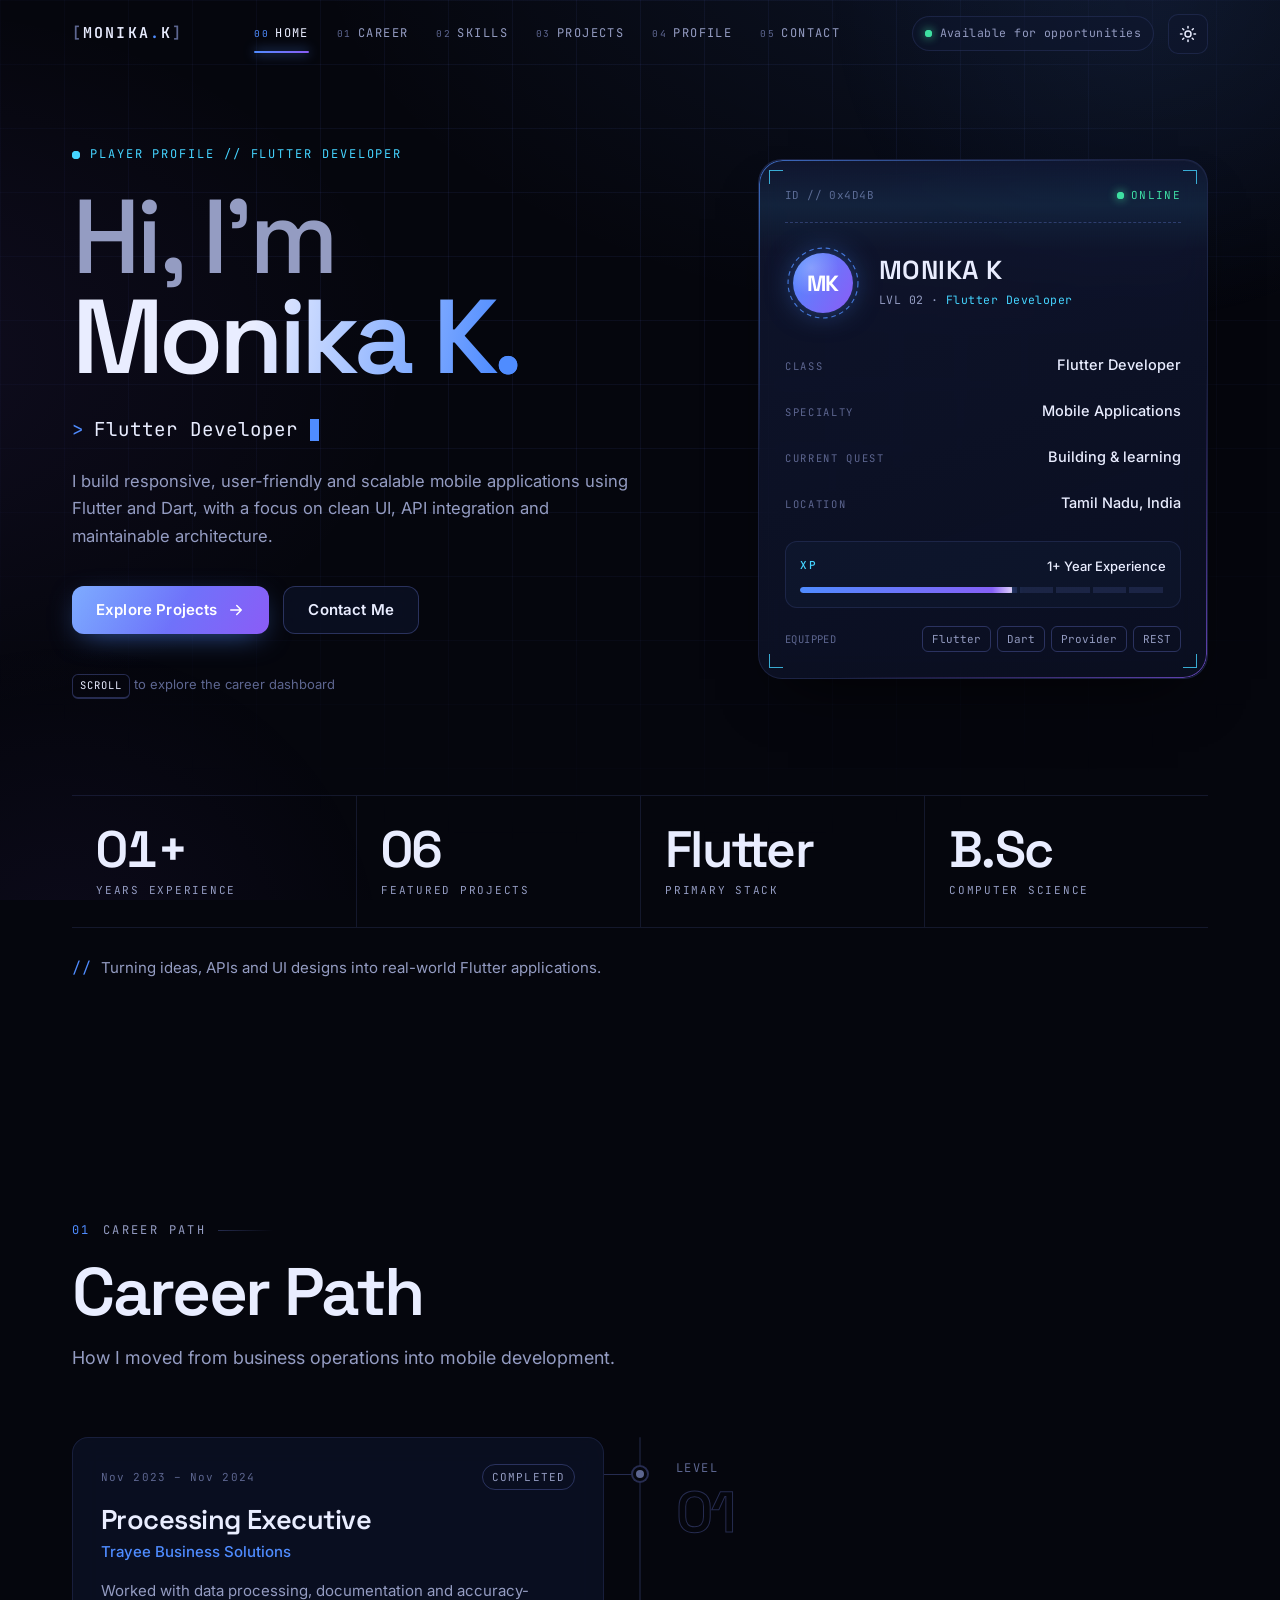
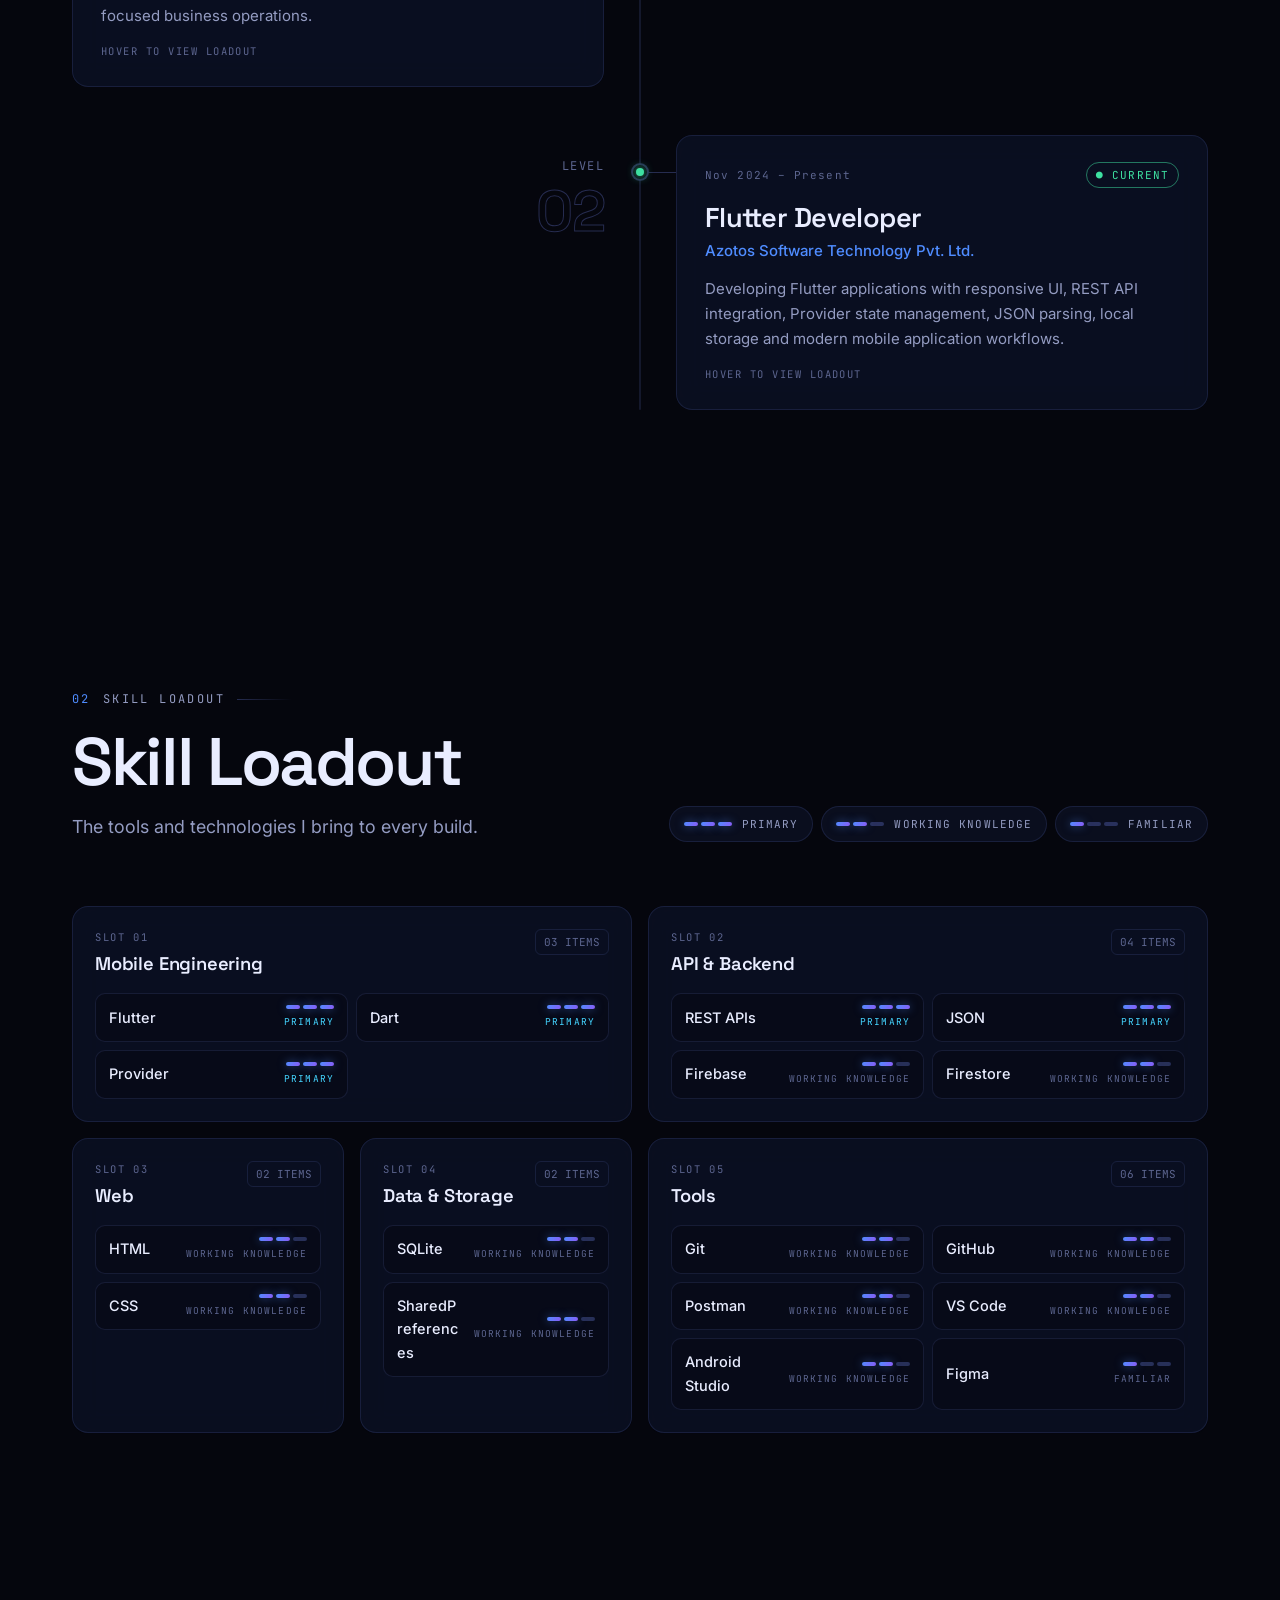
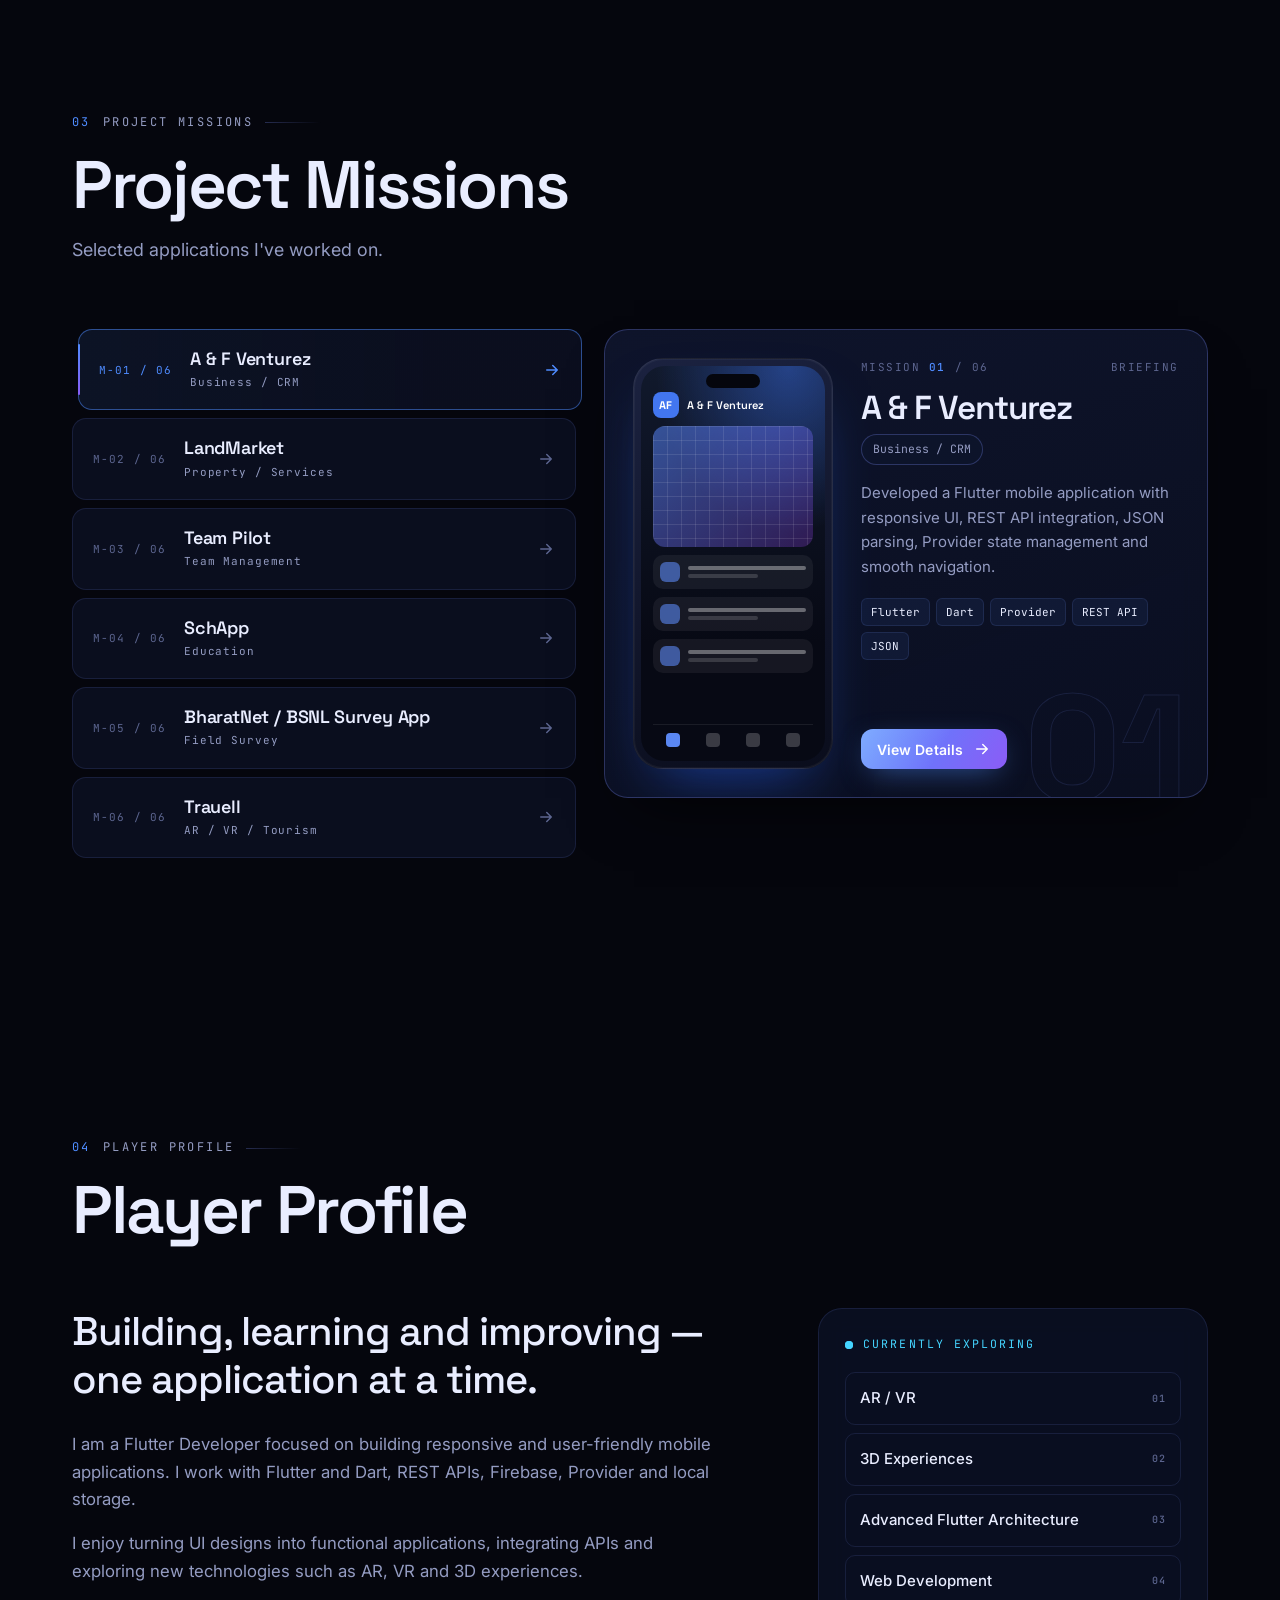
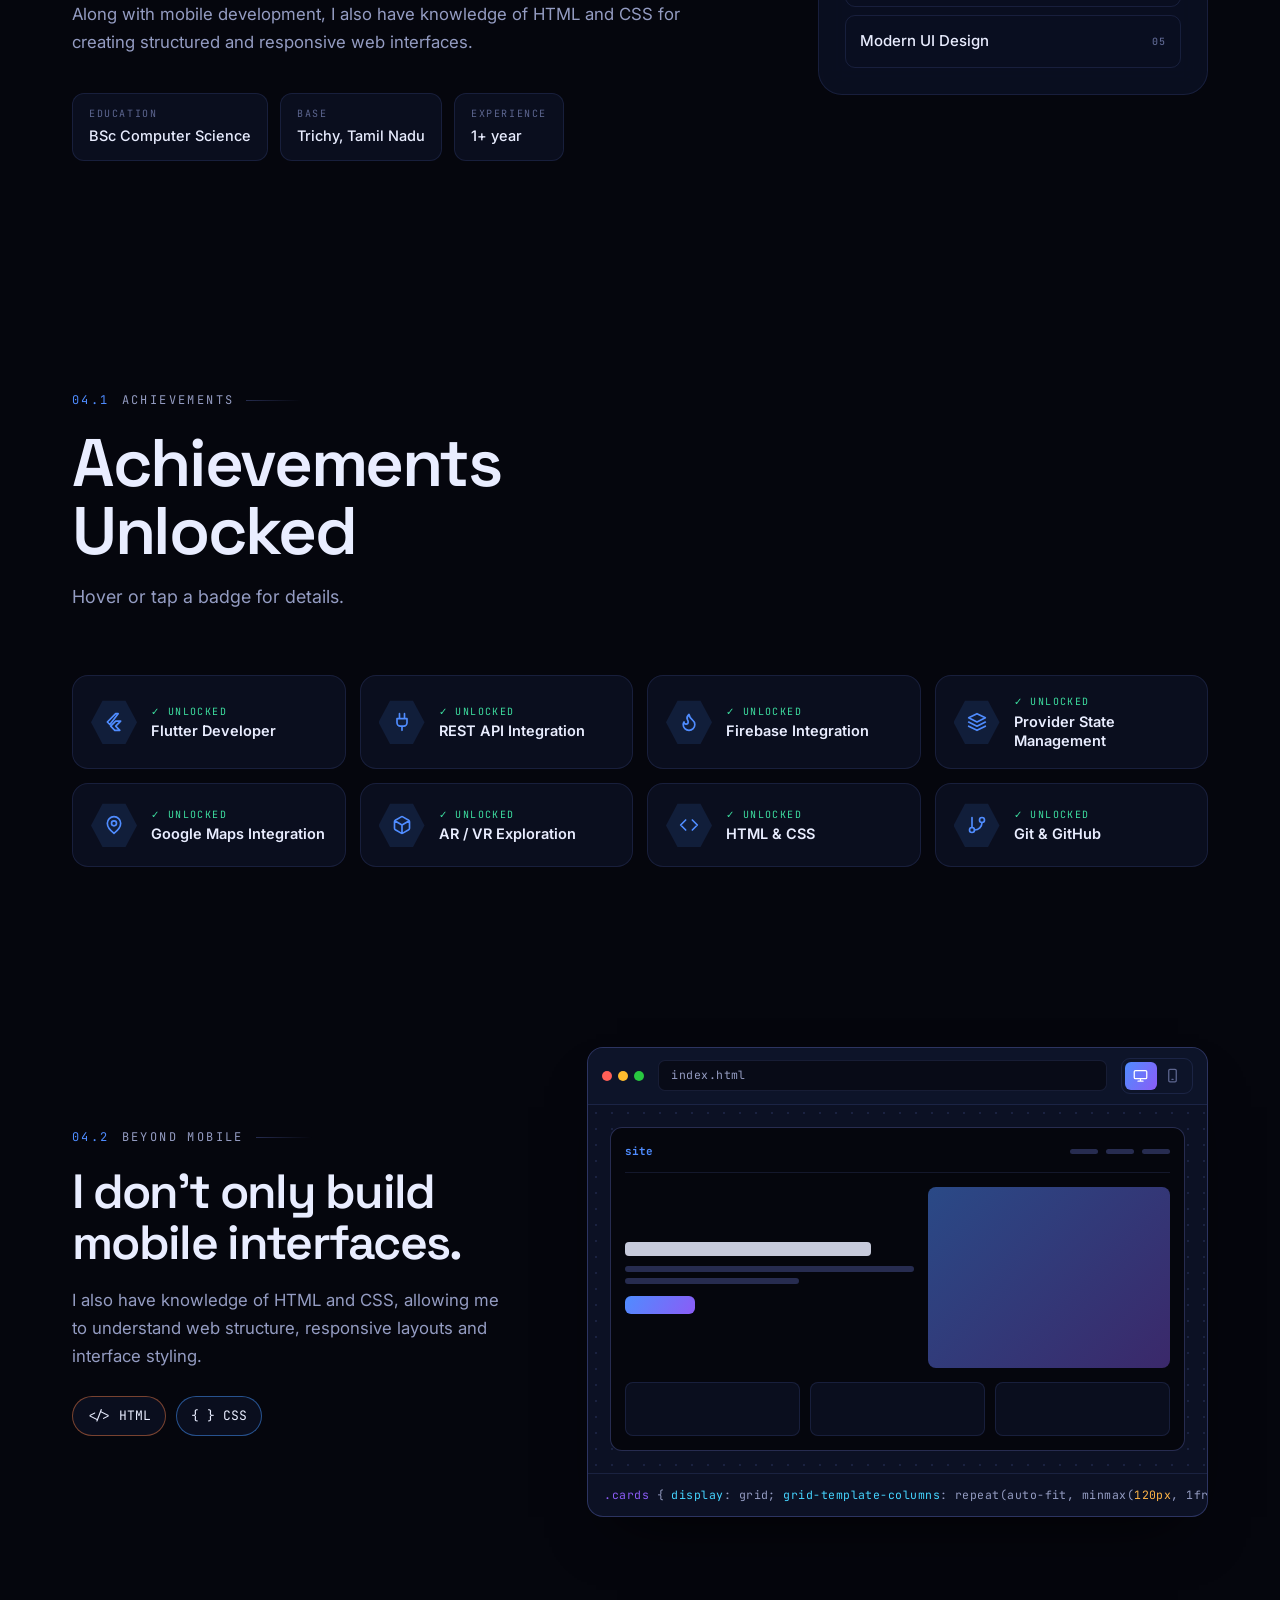
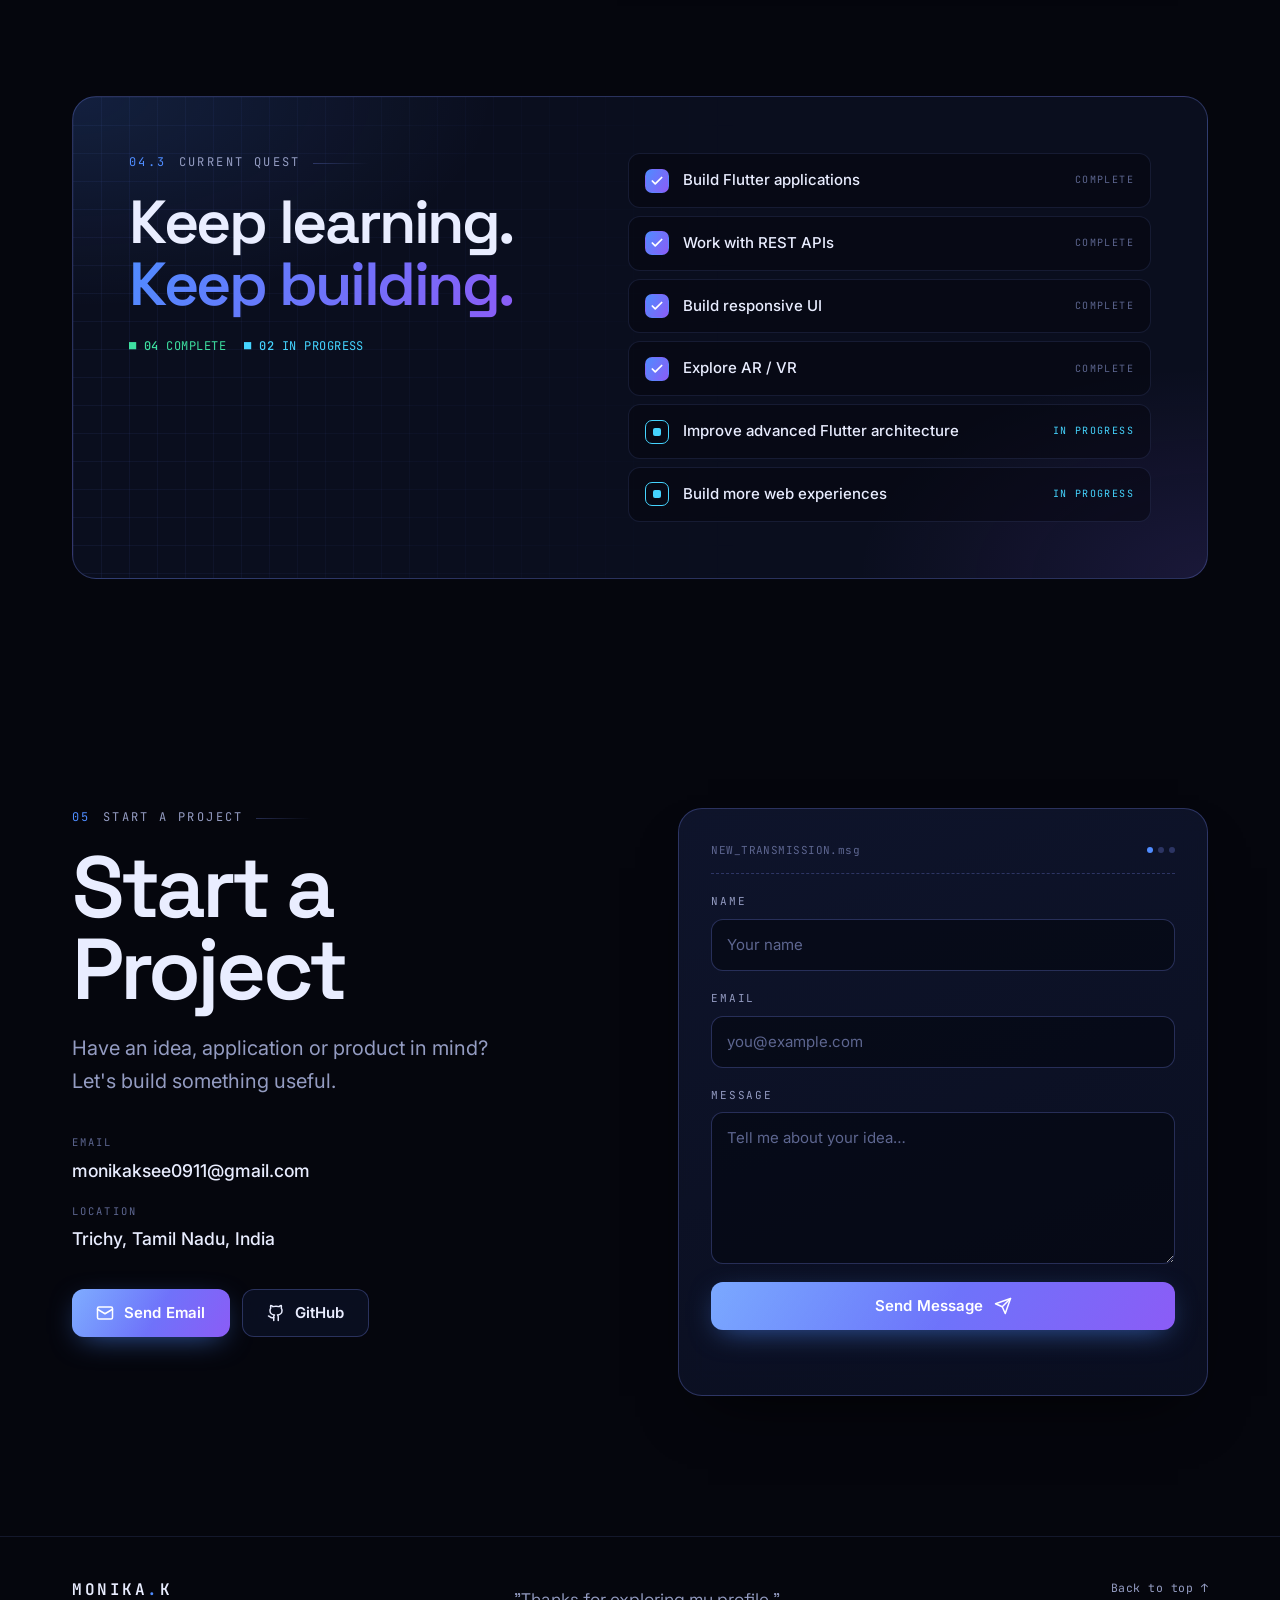
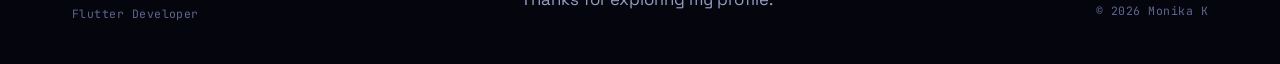
<file: _previous-v2/index.html>
<!DOCTYPE html>
<html lang="en" class="no-js">

<head>
  <meta charset="UTF-8" />
  <meta name="viewport" content="width=device-width, initial-scale=1.0" />
  <title>Monika K — Flutter Developer</title>
  <meta name="description"
    content="Monika K — Flutter Developer building mobile experiences. Turning ideas, APIs and UI designs into real-world Flutter applications. Based in Trichy, Tamil Nadu, India." />
  <meta name="theme-color" content="#05060d" />
  <link rel="icon" type="image/svg+xml" href="assets/favicon.svg" />

  <link rel="preconnect" href="https://fonts.googleapis.com" />
  <link rel="preconnect" href="https://fonts.gstatic.com" crossorigin />
  <link
    href="https://fonts.googleapis.com/css2?family=Inter:wght@400;500;600&family=JetBrains+Mono:wght@400;500;600&family=Space+Grotesk:wght@500;600;700&display=swap"
    rel="stylesheet" />

  <!-- Apply saved theme before first paint -->
  <script>
    (function () {
      var d = document.documentElement;
      d.classList.remove('no-js');
      d.classList.add('js');
      try {
        var t = localStorage.getItem('theme');
        if (t === 'light' || t === 'dark') d.setAttribute('data-theme', t);
      } catch (e) { }
    })();
  </script>

  <link rel="stylesheet" href="css/style.css" />
</head>

<body>
  <a class="skip-link" href="#main">Skip to content</a>

  <!-- Boot screen (page transition in) -->
  <div class="boot" id="boot" aria-hidden="true">
    <div class="boot__inner">
      <span class="boot__label">LOADING PLAYER PROFILE</span>
      <span class="boot__bar"><span></span></span>
      <span class="boot__id">MONIKA.K // v2026</span>
    </div>
  </div>

  <!-- Ambient layers -->
  <div class="bg" aria-hidden="true">
    <div class="bg__grid"></div>
    <div class="bg__orb bg__orb--a"></div>
    <div class="bg__orb bg__orb--b"></div>
  </div>
  <div class="cursor-glow" id="cursor-glow" aria-hidden="true"></div>

  <!-- ============ NAVIGATION ============ -->
  <header class="nav" id="nav">
    <div class="nav__progress" id="nav-progress" aria-hidden="true"></div>
    <div class="container nav__inner">
      <a href="#home" class="nav__logo" aria-label="Monika K — home">
        <span class="nav__logo-bracket">[</span>MONIKA<span class="nav__logo-dot">.</span>K<span
          class="nav__logo-bracket">]</span>
      </a>

      <nav class="nav__menu" id="nav-menu" aria-label="Primary">
        <ul class="nav__list">
          <li><a class="nav__link" href="#home" data-section="home"><span class="nav__num">00</span>Home</a></li>
          <li><a class="nav__link" href="#career" data-section="career"><span class="nav__num">01</span>Career</a></li>
          <li><a class="nav__link" href="#skills" data-section="skills"><span class="nav__num">02</span>Skills</a></li>
          <li><a class="nav__link" href="#projects" data-section="projects"><span class="nav__num">03</span>Projects</a>
          </li>
          <li><a class="nav__link" href="#profile" data-section="profile"><span class="nav__num">04</span>Profile</a>
          </li>
          <li><a class="nav__link" href="#contact" data-section="contact"><span class="nav__num">05</span>Contact</a>
          </li>
        </ul>
        <span class="nav__indicator" id="nav-indicator" aria-hidden="true"></span>
        <div class="nav__mobile-foot">
          <span class="status"><span class="status__dot"></span>Available for opportunities</span>
        </div>
      </nav>

      <div class="nav__actions">
        <span class="status status--nav"><span class="status__dot"></span>Available for opportunities</span>
        <button class="icon-btn" id="theme-toggle" type="button" aria-label="Switch to light mode">
          <svg class="icon icon--sun" viewBox="0 0 24 24" aria-hidden="true">
            <circle cx="12" cy="12" r="4" />
            <path
              d="M12 2v2M12 20v2M4.93 4.93l1.41 1.41M17.66 17.66l1.41 1.41M2 12h2M20 12h2M6.34 17.66l-1.41 1.41M19.07 4.93l-1.41 1.41" />
          </svg>
          <svg class="icon icon--moon" viewBox="0 0 24 24" aria-hidden="true">
            <path d="M12 3a6 6 0 0 0 9 9 9 9 0 1 1-9-9Z" />
          </svg>
        </button>
        <button class="burger" id="nav-toggle" type="button" aria-label="Open menu" aria-expanded="false"
          aria-controls="nav-menu">
          <span></span><span></span><span></span>
        </button>
      </div>
    </div>
  </header>

  <main id="main">

    <!-- ============ HOME ============ -->
    <section class="hero" id="home" data-nav="home">
      <div class="container hero__grid">
        <div class="hero__intro">
          <p class="label reveal">
            <span class="label__pulse"></span>PLAYER PROFILE // FLUTTER DEVELOPER
          </p>
          <h1 class="hero__title reveal" style="--d:1">
            <span class="hero__line">Hi, I'm</span>
            <span class="hero__line hero__name">Monika K<span class="hero__dot">.</span></span>
          </h1>
          <p class="hero__role reveal" style="--d:2">
            <span class="hero__role-prefix">&gt;</span> Flutter Developer<span class="caret" aria-hidden="true"></span>
          </p>
          <p class="hero__desc reveal" style="--d:3">
            I build responsive, user-friendly and scalable mobile applications using Flutter and Dart, with a focus
            on clean UI, API integration and maintainable architecture.
          </p>
          <div class="hero__cta reveal" style="--d:4">
            <a href="#projects" class="btn btn--primary magnetic">
              <span>Explore Projects</span>
              <svg class="icon" viewBox="0 0 24 24" aria-hidden="true">
                <path d="M5 12h14M13 6l6 6-6 6" />
              </svg>
            </a>
            <a href="#contact" class="btn btn--ghost magnetic"><span>Contact Me</span></a>
          </div>
          <p class="hero__hint reveal" style="--d:5">
            <span class="kbd">SCROLL</span> to explore the career dashboard
          </p>
        </div>

        <!-- Character profile card -->
        <div class="hero__card reveal" style="--d:2">
          <article class="pcard tilt" aria-label="Profile summary">
            <span class="pcard__corner pcard__corner--tl"></span>
            <span class="pcard__corner pcard__corner--tr"></span>
            <span class="pcard__corner pcard__corner--bl"></span>
            <span class="pcard__corner pcard__corner--br"></span>
            <div class="pcard__scan" aria-hidden="true"></div>

            <header class="pcard__head">
              <span class="mono">ID // 0x4D4B</span>
              <span class="pcard__online"><span class="status__dot"></span>ONLINE</span>
            </header>

            <div class="pcard__identity">
              <div class="avatar" id="avatar">
                <svg class="avatar__ring" viewBox="0 0 100 100" aria-hidden="true">
                  <circle cx="50" cy="50" r="46" />
                </svg>
                <span class="avatar__initials">MK</span>
              </div>
              <div>
                <h2 class="pcard__name">MONIKA K</h2>
                <p class="pcard__level mono">LVL 02 · <span>Flutter Developer</span></p>
              </div>
            </div>

            <dl class="pcard__stats">
              <div class="pcard__row">
                <dt>CLASS</dt>
                <dd>Flutter Developer</dd>
              </div>
              <div class="pcard__row">
                <dt>SPECIALTY</dt>
                <dd>Mobile Applications</dd>
              </div>
              <div class="pcard__row">
                <dt>CURRENT QUEST</dt>
                <dd>Building &amp; learning</dd>
              </div>
              <div class="pcard__row">
                <dt>LOCATION</dt>
                <dd>Tamil Nadu, India</dd>
              </div>
            </dl>

            <div class="pcard__xp">
              <div class="pcard__xp-head">
                <span class="mono">XP</span>
                <span>1+ Year Experience</span>
              </div>
              <div class="xpbar" aria-hidden="true"><span></span></div>
            </div>

            <footer class="pcard__loadout">
              <span class="mono">EQUIPPED</span>
              <ul>
                <li>Flutter</li>
                <li>Dart</li>
                <li>Provider</li>
                <li>REST</li>
              </ul>
            </footer>
          </article>
        </div>
      </div>

      <!-- Quick stats -->
      <div class="container">
        <ul class="stats" aria-label="Quick stats">
          <li class="stat reveal" style="--d:0">
            <span class="stat__value"><span data-count="1" data-pad="2">00</span>+</span>
            <span class="stat__label">Years Experience</span>
          </li>
          <li class="stat reveal" style="--d:1">
            <span class="stat__value"><span data-count="6" data-pad="2">00</span></span>
            <span class="stat__label">Featured Projects</span>
          </li>
          <li class="stat reveal" style="--d:2">
            <span class="stat__value"><span data-scramble="Flutter">Flutter</span></span>
            <span class="stat__label">Primary Stack</span>
          </li>
          <li class="stat reveal" style="--d:3">
            <span class="stat__value"><span data-scramble="B.Sc">B.Sc</span></span>
            <span class="stat__label">Computer Science</span>
          </li>
        </ul>
        <p class="tagline reveal">
          <span class="mono">//</span> Turning ideas, APIs and UI designs into real-world Flutter applications.
        </p>
      </div>
    </section>

    <!-- ============ CAREER PATH ============ -->
    <section class="section" id="career" data-nav="career">
      <div class="container">
        <header class="shead reveal">
          <p class="shead__eyebrow"><span>01</span> CAREER PATH</p>
          <h2 class="shead__title">Career Path</h2>
          <p class="shead__sub">How I moved from business operations into mobile development.</p>
        </header>
        <div class="timeline" id="timeline-wrap">
          <span class="timeline__track" aria-hidden="true"><span class="timeline__fill"
              id="timeline-fill"></span></span>
          <ol class="timeline__list" id="timeline"><!-- rendered from data.js --></ol>
        </div>
      </div>
    </section>

    <!-- ============ SKILL LOADOUT ============ -->
    <section class="section" id="skills" data-nav="skills">
      <div class="container">
        <header class="shead shead--split reveal">
          <div>
            <p class="shead__eyebrow"><span>02</span> SKILL LOADOUT</p>
            <h2 class="shead__title">Skill Loadout</h2>
            <p class="shead__sub">The tools and technologies I bring to every build.</p>
          </div>
          <div class="legend" role="group" aria-label="Filter skills by level">
            <button class="legend__item" type="button" data-level="3" aria-pressed="false">
              <span class="pips" data-level="3"><i></i><i></i><i></i></span>Primary
            </button>
            <button class="legend__item" type="button" data-level="2" aria-pressed="false">
              <span class="pips" data-level="2"><i></i><i></i><i></i></span>Working knowledge
            </button>
            <button class="legend__item" type="button" data-level="1" aria-pressed="false">
              <span class="pips" data-level="1"><i></i><i></i><i></i></span>Familiar
            </button>
          </div>
        </header>
        <div class="loadout" id="loadout"><!-- rendered from data.js --></div>
      </div>
    </section>

    <!-- ============ PROJECT MISSIONS ============ -->
    <section class="section" id="projects" data-nav="projects">
      <div class="container">
        <header class="shead reveal">
          <p class="shead__eyebrow"><span>03</span> PROJECT MISSIONS</p>
          <h2 class="shead__title">Project Missions</h2>
          <p class="shead__sub">Selected applications I've worked on.</p>
        </header>

        <div class="board">
          <div class="board__log" role="list" id="mission-list"><!-- rendered from data.js --></div>
          <aside class="board__brief" id="mission-brief" aria-live="polite"><!-- rendered from data.js --></aside>
        </div>
      </div>
    </section>

    <!-- ============ PLAYER PROFILE ============ -->
    <section class="section" id="profile" data-nav="profile">
      <div class="container">
        <header class="shead reveal">
          <p class="shead__eyebrow"><span>04</span> PLAYER PROFILE</p>
          <h2 class="shead__title">Player Profile</h2>
        </header>

        <div class="profile">
          <div class="profile__main reveal">
            <h3 class="profile__heading">Building, learning and improving — one application at a time.</h3>
            <div class="profile__body">
              <p>I am a Flutter Developer focused on building responsive and user-friendly mobile applications. I work
                with Flutter and Dart, REST APIs, Firebase, Provider and local storage.</p>
              <p>I enjoy turning UI designs into functional applications, integrating APIs and exploring new
                technologies such as AR, VR and 3D experiences.</p>
              <p>Along with mobile development, I also have knowledge of HTML and CSS for creating structured and
                responsive web interfaces.</p>
            </div>
            <dl class="profile__facts">
              <div>
                <dt>Education</dt>
                <dd>BSc Computer Science</dd>
              </div>
              <div>
                <dt>Base</dt>
                <dd>Trichy, Tamil Nadu</dd>
              </div>
              <div>
                <dt>Experience</dt>
                <dd>1+ year</dd>
              </div>
            </dl>
          </div>

          <aside class="exploring reveal" style="--d:1">
            <p class="exploring__title"><span class="label__pulse"></span>CURRENTLY EXPLORING</p>
            <ul class="exploring__list" id="exploring"><!-- rendered from data.js --></ul>
          </aside>
        </div>
      </div>
    </section>

    <!-- ============ ACHIEVEMENTS ============ -->
    <section class="section section--tight" id="achievements" data-nav="profile">
      <div class="container">
        <header class="shead reveal">
          <p class="shead__eyebrow"><span>04.1</span> ACHIEVEMENTS</p>
          <h2 class="shead__title">Achievements Unlocked</h2>
          <p class="shead__sub">Hover or tap a badge for details.</p>
        </header>
        <ul class="badges" id="badges"><!-- rendered from data.js --></ul>
      </div>
    </section>

    <!-- ============ BEYOND MOBILE ============ -->
    <section class="section section--tight" id="beyond" data-nav="profile">
      <div class="container beyond">
        <div class="beyond__copy reveal">
          <p class="shead__eyebrow"><span>04.2</span> BEYOND MOBILE</p>
          <h2 class="beyond__title">I don't only build mobile interfaces.</h2>
          <p class="beyond__text">I also have knowledge of HTML and CSS, allowing me to understand web structure,
            responsive layouts and interface styling.</p>
          <div class="beyond__chips">
            <span class="chip chip--html">&lt;/&gt; HTML</span>
            <span class="chip chip--css">{ } CSS</span>
          </div>
        </div>

        <div class="browser reveal" style="--d:1">
          <div class="browser__bar">
            <span class="browser__dots"><i></i><i></i><i></i></span>
            <span class="browser__url mono">index.html</span>
            <div class="browser__toggle" role="group" aria-label="Preview width">
              <button type="button" data-view="desktop" aria-pressed="true" aria-label="Desktop preview">
                <svg class="icon" viewBox="0 0 24 24" aria-hidden="true">
                  <rect x="2" y="4" width="20" height="13" rx="2" />
                  <path d="M8 21h8M12 17v4" />
                </svg>
              </button>
              <button type="button" data-view="mobile" aria-pressed="false" aria-label="Mobile preview">
                <svg class="icon" viewBox="0 0 24 24" aria-hidden="true">
                  <rect x="6" y="2" width="12" height="20" rx="2" />
                  <path d="M11 18h2" />
                </svg>
              </button>
            </div>
          </div>
          <div class="browser__stage">
            <div class="mini" id="mini" data-view="desktop">
              <div class="mini__nav"><b>site</b><span></span><span></span><span></span></div>
              <div class="mini__hero">
                <div>
                  <i class="mini__h"></i>
                  <i class="mini__p"></i>
                  <i class="mini__p mini__p--short"></i>
                  <i class="mini__btn"></i>
                </div>
                <div class="mini__img"></div>
              </div>
              <div class="mini__cards"><i></i><i></i><i></i></div>
            </div>
          </div>
          <div class="browser__code mono" aria-hidden="true">
            <span class="c-k">.cards</span> { <span class="c-p">display</span>: grid;
            <span class="c-p">grid-template-columns</span>: repeat(auto-fit, minmax(<span class="c-n">120px</span>,
            1fr)); }
          </div>
        </div>
      </div>
    </section>

    <!-- ============ CURRENT QUEST ============ -->
    <section class="section section--tight" id="quest" data-nav="profile">
      <div class="container">
        <div class="quest reveal">
          <div class="quest__head">
            <p class="shead__eyebrow"><span>04.3</span> CURRENT QUEST</p>
            <h2 class="quest__title">Keep learning.<br /><span>Keep building.</span></h2>
            <p class="quest__meta mono" id="quest-meta"></p>
          </div>
          <ul class="objectives" id="objectives"><!-- rendered from data.js --></ul>
        </div>
      </div>
    </section>

    <!-- ============ START A PROJECT ============ -->
    <section class="section" id="contact" data-nav="contact">
      <div class="container">
        <div class="contact">
          <div class="contact__intro reveal">
            <p class="shead__eyebrow"><span>05</span> START A PROJECT</p>
            <h2 class="contact__title">Start a Project</h2>
            <p class="contact__text">Have an idea, application or product in mind?<br />Let's build something useful.
            </p>

            <dl class="contact__info">
              <div>
                <dt class="mono">EMAIL</dt>
                <dd><a href="mailto:monikaksee0911@gmail.com" data-link="email">monikaksee0911@gmail.com</a></dd>
              </div>
              <div>
                <dt class="mono">LOCATION</dt>
                <dd>Trichy, Tamil Nadu, India</dd>
              </div>
            </dl>

            <div class="contact__links">
              <a class="btn btn--primary magnetic" href="mailto:monikaksee0911@gmail.com" data-link="email">
                <svg class="icon" viewBox="0 0 24 24" aria-hidden="true">
                  <rect x="2" y="4" width="20" height="16" rx="2" />
                  <path d="m22 7-10 6L2 7" />
                </svg>
                <span>Send Email</span>
              </a>
              <a class="btn btn--ghost magnetic" href="https://github.com/" target="_blank" rel="noopener"
                data-link="github">
                <svg class="icon" viewBox="0 0 24 24" aria-hidden="true">
                  <path
                    d="M15 22v-4a4.8 4.8 0 0 0-1-3.5c3 0 6-2 6-5.5.08-1.25-.27-2.48-1-3.5.28-1.15.28-2.35 0-3.5 0 0-1 0-3 1.5-2.64-.5-5.36-.5-8 0C6 2 5 2 5 2c-.3 1.15-.3 2.35 0 3.5A5.4 5.4 0 0 0 4 9c0 3.5 3 5.5 6 5.5-.39.49-.68 1.05-.85 1.65-.17.6-.22 1.23-.15 1.85v4" />
                  <path d="M9 18c-4.51 2-5-2-7-2" />
                </svg>
                <span>GitHub</span>
              </a>
            </div>
          </div>

          <form class="cform reveal" id="contact-form" style="--d:1" novalidate>
            <div class="cform__head mono">
              <span>NEW_TRANSMISSION.msg</span>
              <span class="cform__dots"><i></i><i></i><i></i></span>
            </div>
            <div class="field">
              <label for="cf-name">Name</label>
              <input id="cf-name" name="name" type="text" autocomplete="name" required placeholder="Your name" />
            </div>
            <div class="field">
              <label for="cf-email">Email</label>
              <input id="cf-email" name="email" type="email" autocomplete="email" required
                placeholder="you@example.com" />
            </div>
            <div class="field">
              <label for="cf-message">Message</label>
              <textarea id="cf-message" name="message" rows="5" required
                placeholder="Tell me about your idea…"></textarea>
            </div>
            <button type="submit" class="btn btn--primary btn--block magnetic">
              <span>Send Message</span>
              <svg class="icon" viewBox="0 0 24 24" aria-hidden="true">
                <path d="m22 2-7 20-4-9-9-4Z" />
                <path d="M22 2 11 13" />
              </svg>
            </button>
            <p class="cform__status mono" id="form-status" role="status"></p>
          </form>
        </div>
      </div>
    </section>
  </main>

  <!-- ============ FOOTER ============ -->
  <footer class="footer">
    <div class="container footer__inner">
      <div>
        <p class="footer__logo">MONIKA<span>.</span>K</p>
        <p class="footer__role mono">Flutter Developer</p>
      </div>
      <p class="footer__thanks">"Thanks for exploring my profile."</p>
      <div class="footer__end">
        <a href="#home" class="footer__top mono">Back to top ↑</a>
        <p class="mono">© 2026 Monika K</p>
      </div>
    </div>
  </footer>

  <!-- ============ PROJECT DETAIL PANEL ============ -->
  <div class="modal" id="modal" role="dialog" aria-modal="true" aria-labelledby="modal-title" hidden>
    <div class="modal__backdrop" data-close></div>
    <div class="modal__panel" tabindex="-1">
      <div class="modal__top">
        <button class="btn btn--ghost btn--sm" type="button" data-close>
          <svg class="icon" viewBox="0 0 24 24" aria-hidden="true">
            <path d="M19 12H5M11 18l-6-6 6-6" />
          </svg>
          <span>Back to missions</span>
        </button>
        <span class="mono modal__crumb" id="modal-crumb"></span>
      </div>
      <div class="modal__content" id="modal-content"><!-- rendered by main.js --></div>
    </div>
  </div>

  <script src="js/data.js"></script>
  <script src="js/main.js"></script>
</body>

</html>
</file>
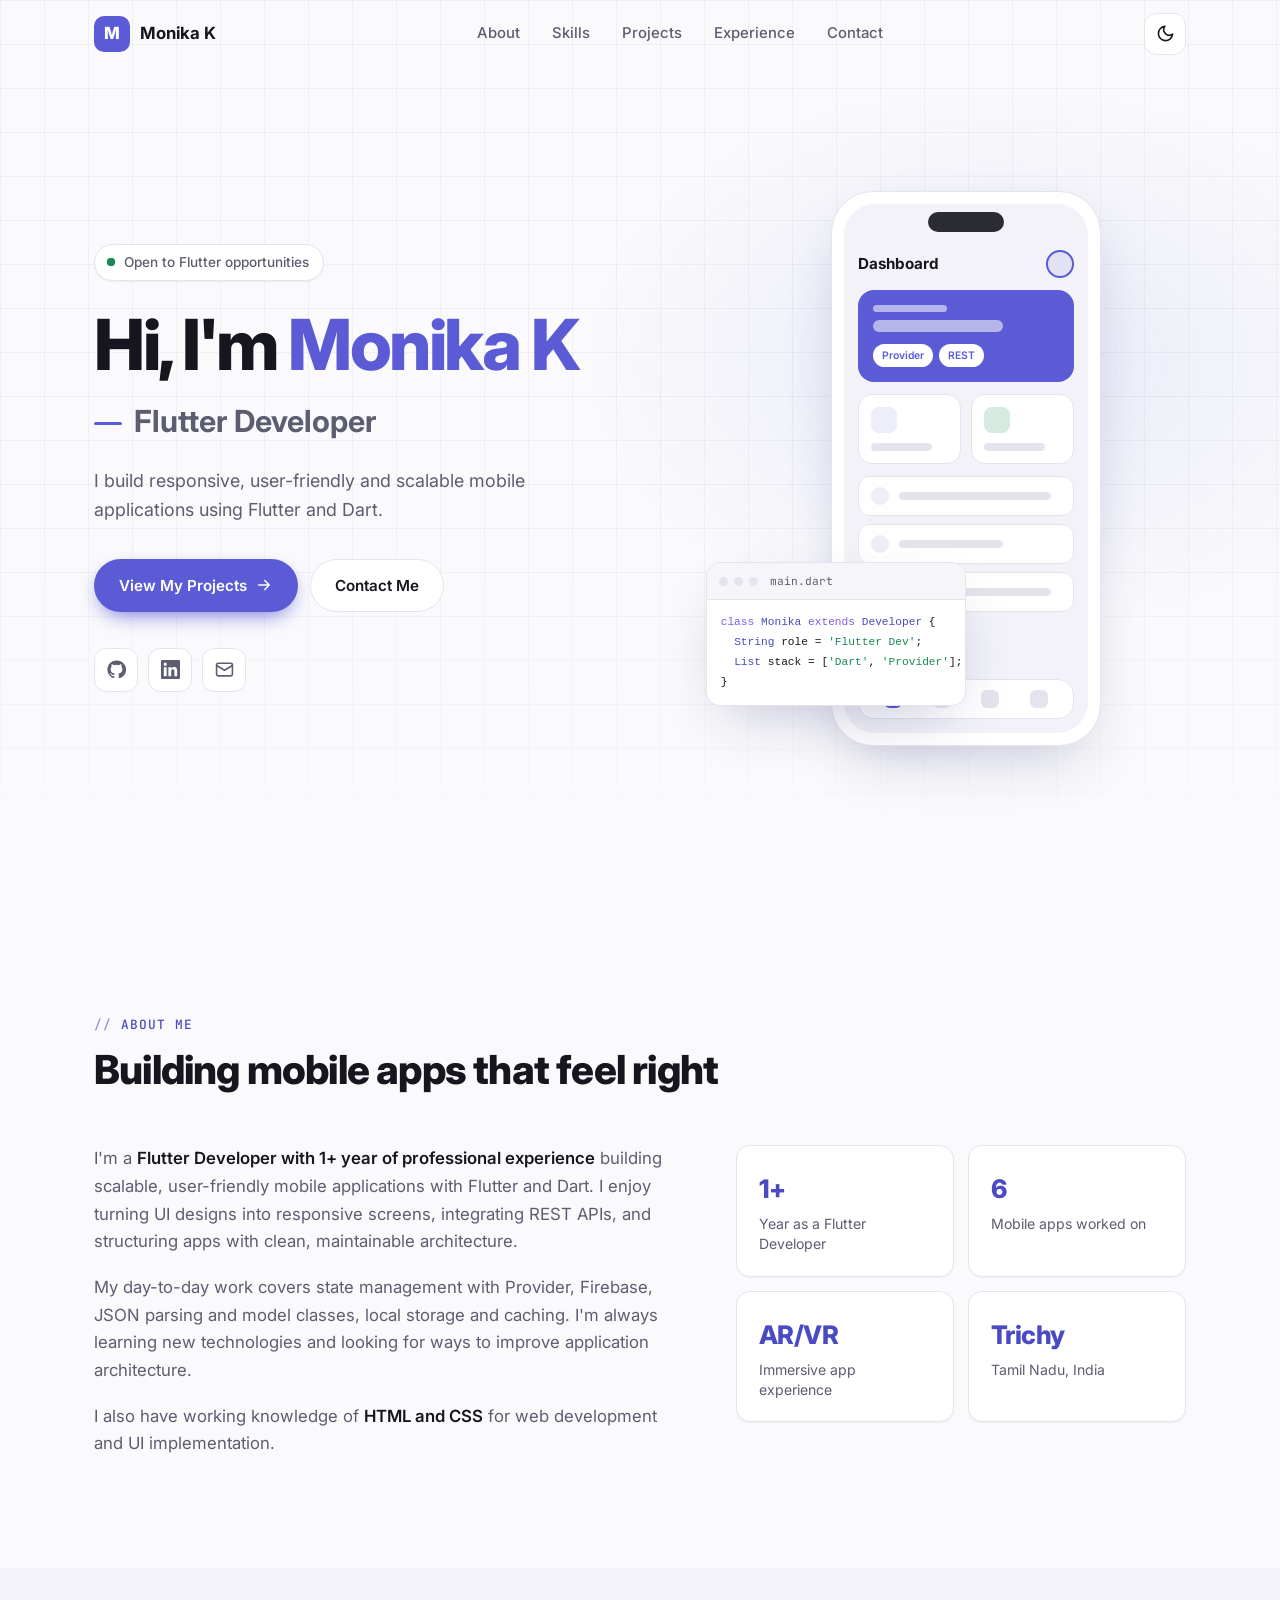
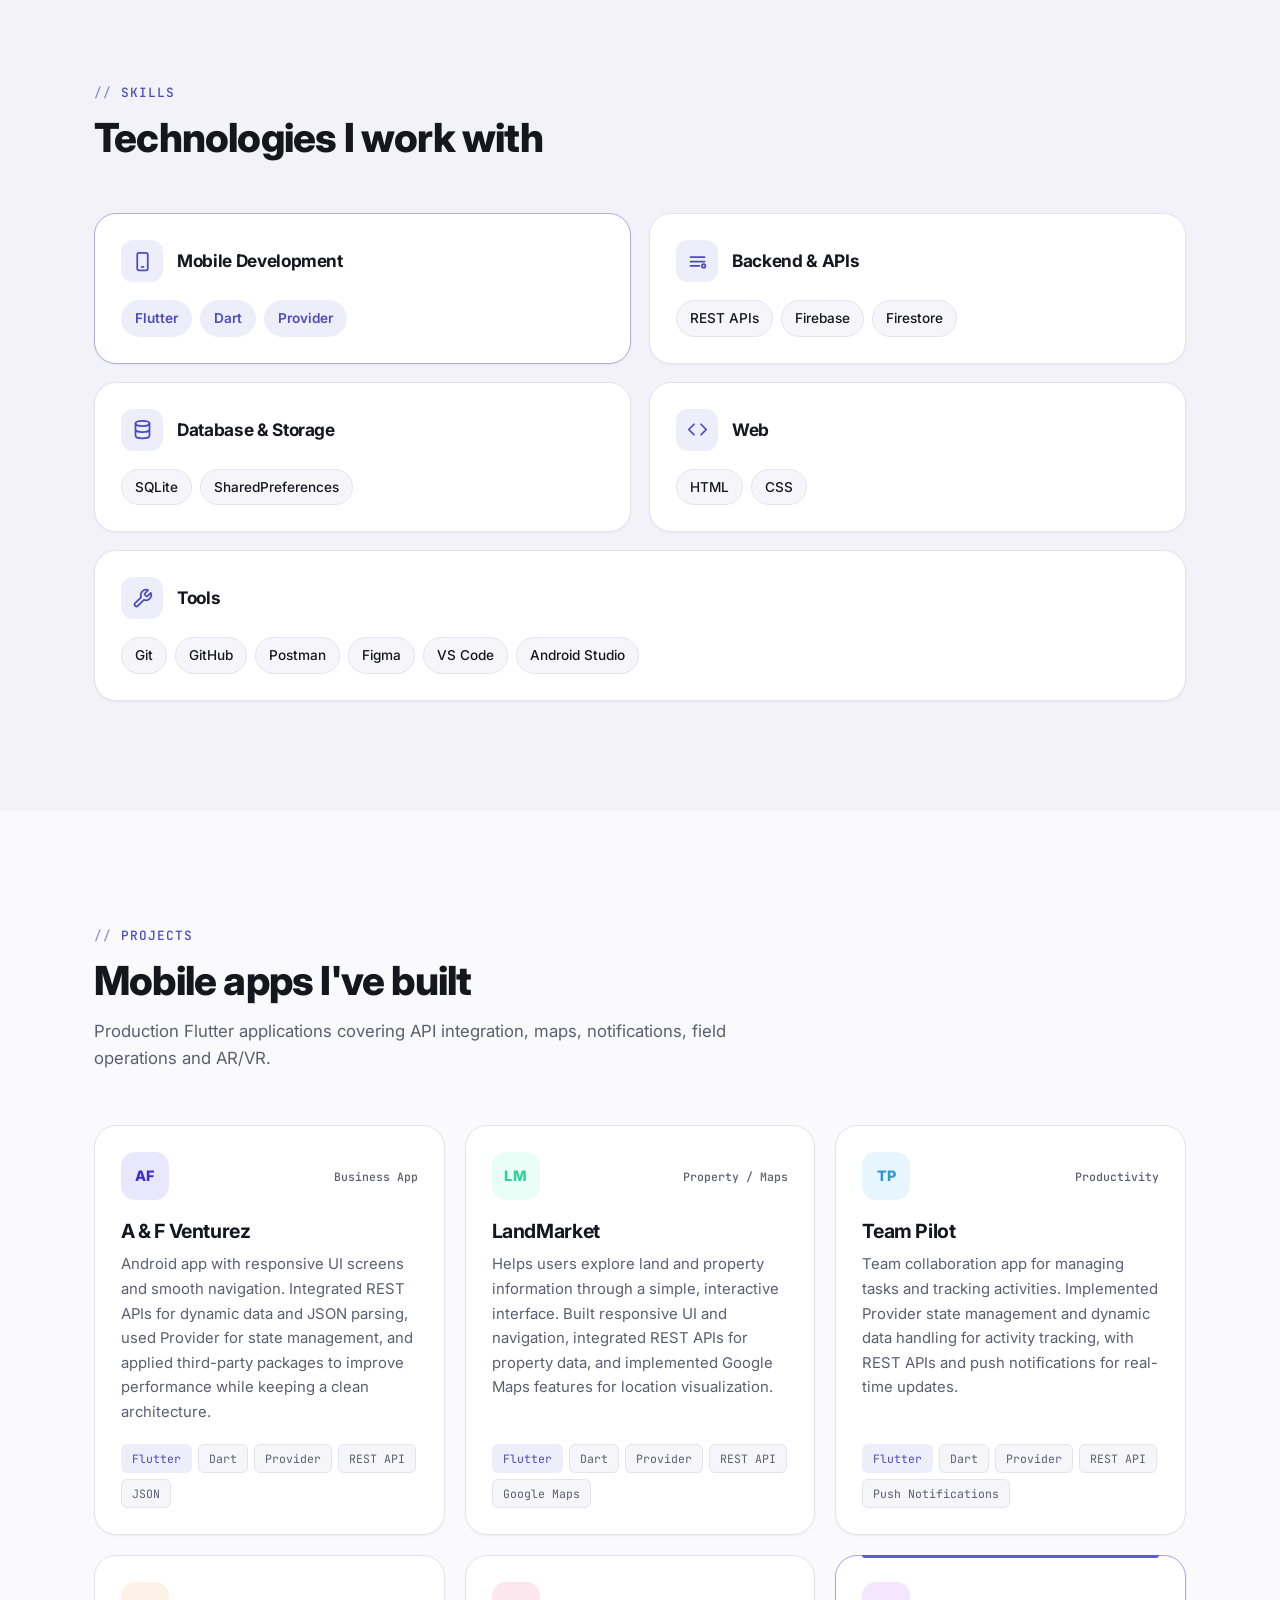
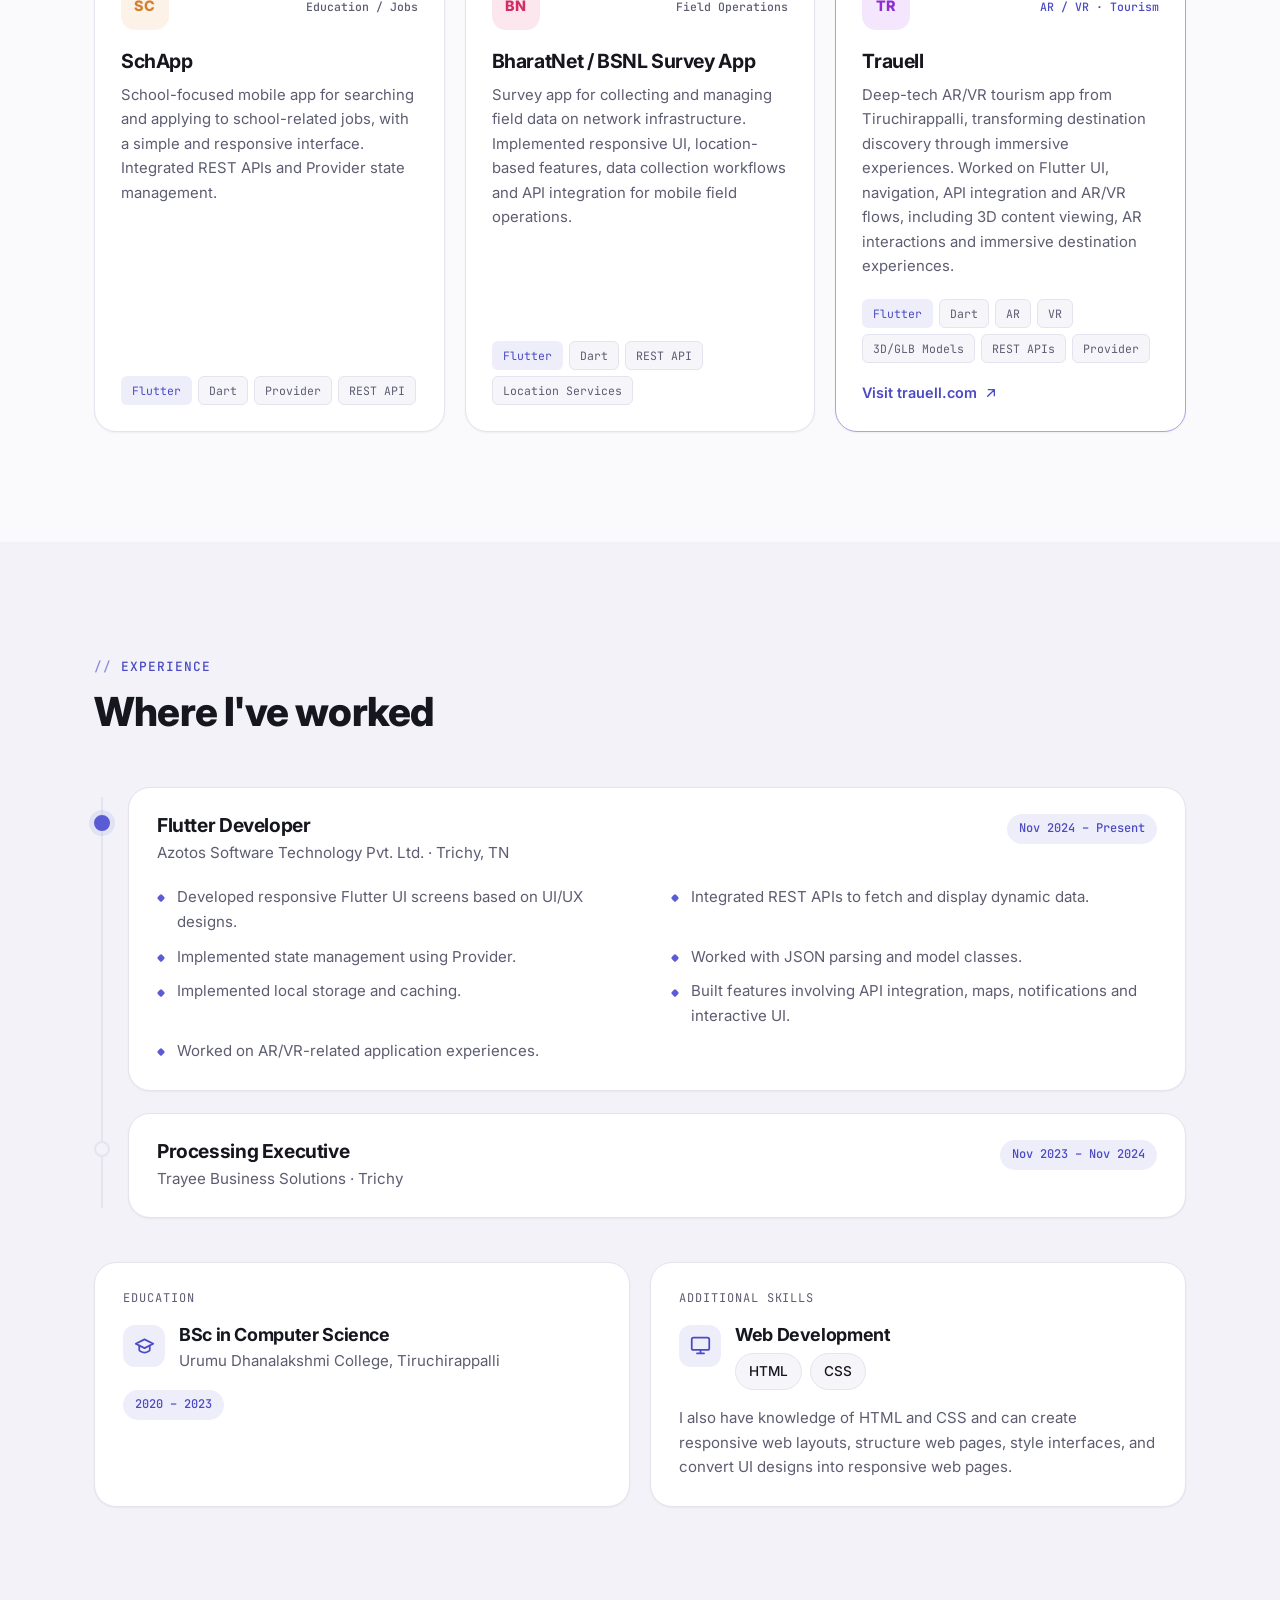
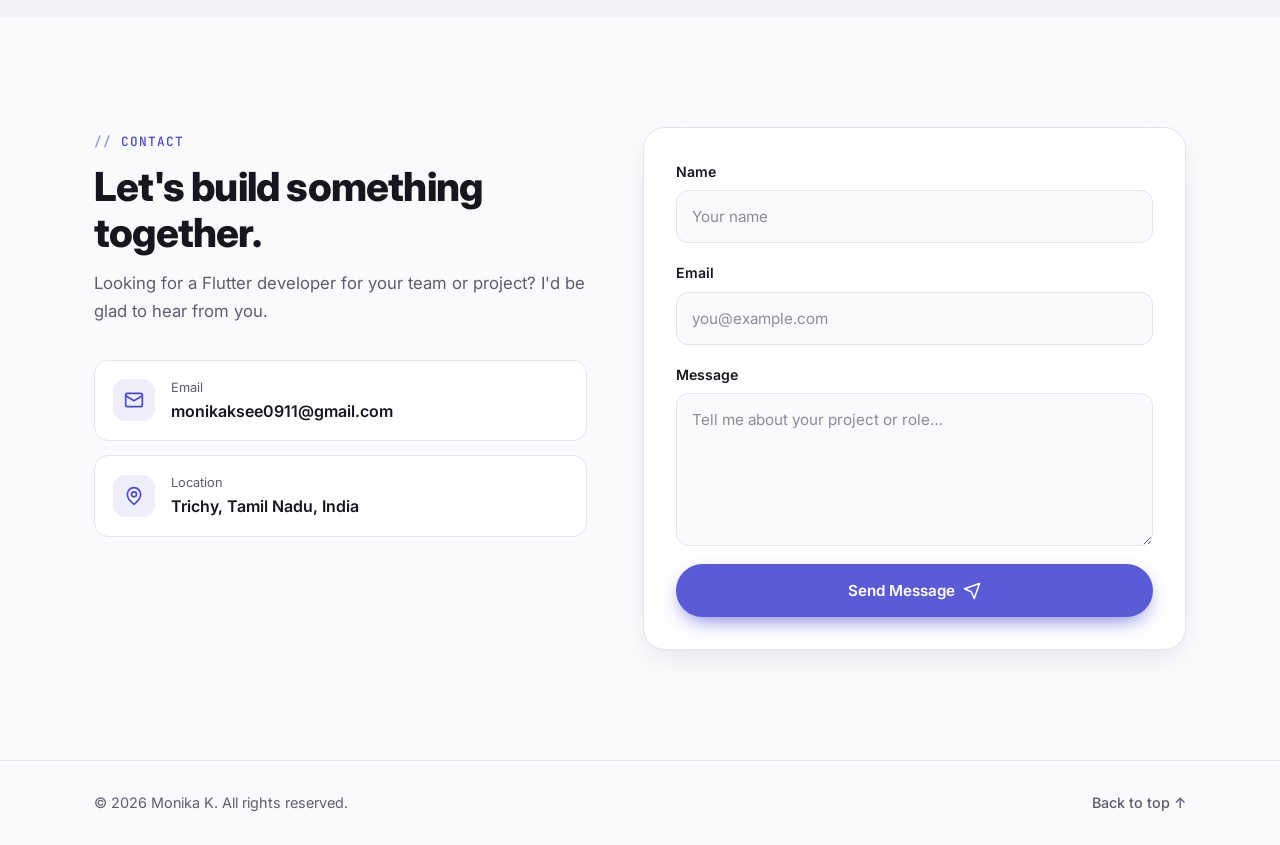
<file: _previous/index.html>
<!DOCTYPE html>
<html lang="en" class="no-js">

<head>
  <meta charset="UTF-8" />
  <meta name="viewport" content="width=device-width, initial-scale=1.0" />
  <title>Monika K — Flutter Developer</title>
  <meta name="description"
    content="Monika K — Flutter Developer based in Trichy, India. Building responsive, user-friendly and scalable mobile applications with Flutter and Dart." />
  <meta name="theme-color" content="#5b5bd6" />
  <link rel="icon" type="image/svg+xml" href="assets/favicon.svg" />

  <link rel="preconnect" href="https://fonts.googleapis.com" />
  <link rel="preconnect" href="https://fonts.gstatic.com" crossorigin />
  <link
    href="https://fonts.googleapis.com/css2?family=Inter:wght@400;500;600;700;800&family=JetBrains+Mono:wght@400;500&display=swap"
    rel="stylesheet" />

  <!-- Apply saved theme before paint to avoid a flash -->
  <script>
    (function () {
      document.documentElement.classList.remove('no-js');
      try {
        var t = localStorage.getItem('theme');
        if (t === 'light' || t === 'dark') document.documentElement.setAttribute('data-theme', t);
      } catch (e) { }
    })();
  </script>

  <link rel="stylesheet" href="css/style.css" />
</head>

<body>
  <a class="skip-link" href="#main">Skip to content</a>

  <!-- ============ NAVIGATION ============ -->
  <header class="nav" id="nav">
    <div class="container nav__inner">
      <a href="#home" class="nav__logo" aria-label="Monika K — home">
        <span class="nav__logo-mark">M</span>
        <span class="nav__logo-text">Monika K</span>
      </a>

      <nav class="nav__menu" id="nav-menu" aria-label="Primary">
        <ul class="nav__list">
          <li><a class="nav__link" href="#about">About</a></li>
          <li><a class="nav__link" href="#skills">Skills</a></li>
          <li><a class="nav__link" href="#projects">Projects</a></li>
          <li><a class="nav__link" href="#experience">Experience</a></li>
          <li><a class="nav__link" href="#contact">Contact</a></li>
        </ul>
      </nav>

      <div class="nav__actions">
        <button class="icon-btn" id="theme-toggle" type="button" aria-label="Toggle dark mode">
          <svg class="icon icon--sun" viewBox="0 0 24 24" aria-hidden="true">
            <circle cx="12" cy="12" r="4" />
            <path
              d="M12 2v2M12 20v2M4.93 4.93l1.41 1.41M17.66 17.66l1.41 1.41M2 12h2M20 12h2M6.34 17.66l-1.41 1.41M19.07 4.93l-1.41 1.41" />
          </svg>
          <svg class="icon icon--moon" viewBox="0 0 24 24" aria-hidden="true">
            <path d="M21 12.79A9 9 0 1 1 11.21 3 7 7 0 0 0 21 12.79z" />
          </svg>
        </button>
        <button class="icon-btn nav__toggle" id="nav-toggle" type="button" aria-label="Open menu" aria-expanded="false"
          aria-controls="nav-menu">
          <span class="burger"><span></span><span></span><span></span></span>
        </button>
      </div>
    </div>
  </header>

  <main id="main">
    <!-- ============ HERO ============ -->
    <section class="hero" id="home">
      <div class="container hero__inner">
        <div class="hero__content">
          <p class="hero__badge reveal">
            <span class="pulse-dot"></span> Open to Flutter opportunities
          </p>
          <h1 class="hero__title reveal">Hi, I'm <span class="accent">Monika K</span></h1>
          <p class="hero__role reveal">Flutter Developer</p>
          <p class="hero__desc reveal">
            I build responsive, user-friendly and scalable mobile applications using Flutter and Dart.
          </p>

          <div class="hero__cta reveal">
            <a href="#projects" class="btn btn--primary">
              View My Projects
              <svg class="icon" viewBox="0 0 24 24" aria-hidden="true">
                <path d="M5 12h14M13 6l6 6-6 6" />
              </svg>
            </a>
            <a href="#contact" class="btn btn--ghost">Contact Me</a>
          </div>

          <ul class="socials reveal" aria-label="Social links">
            <!-- TODO: replace with your real GitHub URL -->
            <li><a class="social" href="https://github.com/" target="_blank" rel="noopener" aria-label="GitHub">
                <svg viewBox="0 0 24 24" aria-hidden="true">
                  <path fill="currentColor" stroke="none"
                    d="M12 .5a11.5 11.5 0 0 0-3.64 22.41c.58.1.79-.25.79-.56v-2c-3.2.7-3.88-1.37-3.88-1.37-.52-1.33-1.28-1.69-1.28-1.69-1.04-.71.08-.7.08-.7 1.15.08 1.76 1.19 1.76 1.19 1.03 1.76 2.69 1.25 3.35.96.1-.75.4-1.25.73-1.54-2.56-.29-5.25-1.28-5.25-5.7 0-1.26.45-2.29 1.19-3.1-.12-.29-.52-1.46.11-3.05 0 0 .97-.31 3.17 1.18a11 11 0 0 1 5.77 0c2.2-1.49 3.17-1.18 3.17-1.18.63 1.59.23 2.76.11 3.05.74.81 1.19 1.84 1.19 3.1 0 4.43-2.7 5.4-5.27 5.69.41.36.78 1.06.78 2.14v3.17c0 .31.21.67.8.56A11.5 11.5 0 0 0 12 .5z" />
                </svg>
              </a></li>
            <!-- TODO: replace with your real LinkedIn URL -->
            <li><a class="social" href="https://www.linkedin.com/" target="_blank" rel="noopener" aria-label="LinkedIn">
                <svg viewBox="0 0 24 24" aria-hidden="true">
                  <path fill="currentColor" stroke="none"
                    d="M20.45 20.45h-3.56v-5.57c0-1.33-.02-3.04-1.85-3.04-1.85 0-2.14 1.45-2.14 2.94v5.67H9.35V9h3.41v1.56h.05c.48-.9 1.64-1.85 3.37-1.85 3.6 0 4.27 2.37 4.27 5.46v6.28zM5.34 7.43a2.06 2.06 0 1 1 0-4.13 2.06 2.06 0 0 1 0 4.13zM7.12 20.45H3.56V9h3.56v11.45zM22.22 0H1.77C.79 0 0 .77 0 1.73v20.54C0 23.23.79 24 1.77 24h20.45c.98 0 1.78-.77 1.78-1.73V1.73C24 .77 23.2 0 22.22 0z" />
                </svg>
              </a></li>
            <li><a class="social" href="mailto:monikaksee0911@gmail.com" aria-label="Email">
                <svg viewBox="0 0 24 24" aria-hidden="true">
                  <rect x="2" y="4" width="20" height="16" rx="2" />
                  <path d="m22 7-10 6L2 7" />
                </svg>
              </a></li>
          </ul>
        </div>

        <!-- Phone mockup -->
        <div class="hero__visual reveal" aria-hidden="true">
          <div class="phone">
            <div class="phone__notch"></div>
            <div class="phone__screen">
              <div class="app-bar">
                <span class="app-bar__title">Dashboard</span>
                <span class="app-bar__avatar"></span>
              </div>
              <div class="app-card app-card--hero">
                <span class="sk sk--sm"></span>
                <span class="sk sk--lg"></span>
                <div class="app-card__row">
                  <span class="chip">Provider</span>
                  <span class="chip">REST</span>
                </div>
              </div>
              <div class="app-grid">
                <div class="app-tile"><span class="app-tile__icon"></span><span class="sk"></span></div>
                <div class="app-tile"><span class="app-tile__icon app-tile__icon--alt"></span><span class="sk"></span>
                </div>
              </div>
              <div class="app-list">
                <div class="app-list__item"><span class="dot"></span><span class="sk"></span></div>
                <div class="app-list__item"><span class="dot"></span><span class="sk sk--short"></span></div>
                <div class="app-list__item"><span class="dot"></span><span class="sk"></span></div>
              </div>
              <div class="app-nav">
                <span class="on"></span><span></span><span></span><span></span>
              </div>
            </div>
          </div>

          <div class="code-card">
            <div class="code-card__bar"><i></i><i></i><i></i><span>main.dart</span></div>
            <pre><code><span class="k">class</span> <span class="t">Monika</span> <span class="k">extends</span> <span class="t">Developer</span> {
  <span class="t">String</span> role = <span class="s">'Flutter Dev'</span>;
  <span class="t">List</span> stack = [<span class="s">'Dart'</span>, <span class="s">'Provider'</span>];
}</code></pre>
          </div>
        </div>
      </div>
    </section>

    <!-- ============ ABOUT ============ -->
    <section class="section" id="about">
      <div class="container">
        <header class="section__head reveal">
          <span class="section__eyebrow">About Me</span>
          <h2 class="section__title">Building mobile apps that feel right</h2>
        </header>

        <div class="about">
          <div class="about__text reveal">
            <p>
              I'm a <strong>Flutter Developer with 1+ year of professional experience</strong> building
              scalable, user-friendly mobile applications with Flutter and Dart. I enjoy turning UI designs
              into responsive screens, integrating REST APIs, and structuring apps with clean,
              maintainable architecture.
            </p>
            <p>
              My day-to-day work covers state management with Provider, Firebase, JSON parsing and
              model classes, local storage and caching. I'm always learning new technologies and looking
              for ways to improve application architecture.
            </p>
            <p>
              I also have working knowledge of <strong>HTML and CSS</strong> for web development and UI implementation.
            </p>
          </div>

          <ul class="stats reveal">
            <li class="stat"><span class="stat__num">1+</span><span class="stat__label">Year as a Flutter
                Developer</span></li>
            <li class="stat"><span class="stat__num">6</span><span class="stat__label">Mobile apps worked on</span></li>
            <li class="stat"><span class="stat__num">AR/VR</span><span class="stat__label">Immersive app
                experience</span></li>
            <li class="stat"><span class="stat__num">Trichy</span><span class="stat__label">Tamil Nadu, India</span>
            </li>
          </ul>
        </div>
      </div>
    </section>

    <!-- ============ SKILLS ============ -->
    <section class="section section--alt" id="skills">
      <div class="container">
        <header class="section__head reveal">
          <span class="section__eyebrow">Skills</span>
          <h2 class="section__title">Technologies I work with</h2>
        </header>

        <div class="skills">
          <article class="skill-card skill-card--primary reveal">
            <div class="skill-card__head">
              <span class="skill-card__icon"><svg viewBox="0 0 24 24" aria-hidden="true">
                  <rect x="6" y="2" width="12" height="20" rx="2" />
                  <path d="M11 18h2" />
                </svg></span>
              <h3>Mobile Development</h3>
            </div>
            <ul class="badges">
              <li class="badge badge--accent">Flutter</li>
              <li class="badge badge--accent">Dart</li>
              <li class="badge badge--accent">Provider</li>
            </ul>
          </article>

          <article class="skill-card reveal">
            <div class="skill-card__head">
              <span class="skill-card__icon"><svg viewBox="0 0 24 24" aria-hidden="true">
                  <path d="M4 7h16M4 12h16M4 17h10" />
                  <circle cx="19" cy="17" r="2" />
                </svg></span>
              <h3>Backend &amp; APIs</h3>
            </div>
            <ul class="badges">
              <li class="badge">REST APIs</li>
              <li class="badge">Firebase</li>
              <li class="badge">Firestore</li>
            </ul>
          </article>

          <article class="skill-card reveal">
            <div class="skill-card__head">
              <span class="skill-card__icon"><svg viewBox="0 0 24 24" aria-hidden="true">
                  <ellipse cx="12" cy="5" rx="8" ry="3" />
                  <path d="M4 5v14c0 1.66 3.58 3 8 3s8-1.34 8-3V5M4 12c0 1.66 3.58 3 8 3s8-1.34 8-3" />
                </svg></span>
              <h3>Database &amp; Storage</h3>
            </div>
            <ul class="badges">
              <li class="badge">SQLite</li>
              <li class="badge">SharedPreferences</li>
            </ul>
          </article>

          <article class="skill-card reveal">
            <div class="skill-card__head">
              <span class="skill-card__icon"><svg viewBox="0 0 24 24" aria-hidden="true">
                  <path d="m16 18 6-6-6-6M8 6l-6 6 6 6" />
                </svg></span>
              <h3>Web</h3>
            </div>
            <ul class="badges">
              <li class="badge">HTML</li>
              <li class="badge">CSS</li>
            </ul>
          </article>

          <article class="skill-card skill-card--wide reveal">
            <div class="skill-card__head">
              <span class="skill-card__icon"><svg viewBox="0 0 24 24" aria-hidden="true">
                  <path
                    d="M14.7 6.3a1 1 0 0 0 0 1.4l1.6 1.6a1 1 0 0 0 1.4 0l3.77-3.77a6 6 0 0 1-7.94 7.94l-6.91 6.91a2.12 2.12 0 0 1-3-3l6.91-6.91a6 6 0 0 1 7.94-7.94l-3.76 3.76z" />
                </svg></span>
              <h3>Tools</h3>
            </div>
            <ul class="badges">
              <li class="badge">Git</li>
              <li class="badge">GitHub</li>
              <li class="badge">Postman</li>
              <li class="badge">Figma</li>
              <li class="badge">VS Code</li>
              <li class="badge">Android Studio</li>
            </ul>
          </article>
        </div>
      </div>
    </section>

    <!-- ============ PROJECTS ============ -->
    <section class="section" id="projects">
      <div class="container">
        <header class="section__head reveal">
          <span class="section__eyebrow">Projects</span>
          <h2 class="section__title">Mobile apps I've built</h2>
          <p class="section__sub">Production Flutter applications covering API integration, maps, notifications, field
            operations and AR/VR.</p>
        </header>

        <div class="projects">
          <article class="project reveal">
            <div class="project__top">
              <span class="project__icon" style="--hue: 245">AF</span>
              <span class="project__tag">Business App</span>
            </div>
            <h3 class="project__title">A &amp; F Venturez</h3>
            <p class="project__desc">
              Android app with responsive UI screens and smooth navigation. Integrated REST APIs for dynamic
              data and JSON parsing, used Provider for state management, and applied third-party packages
              to improve performance while keeping a clean architecture.
            </p>
            <ul class="tech">
              <li>Flutter</li>
              <li>Dart</li>
              <li>Provider</li>
              <li>REST API</li>
              <li>JSON</li>
            </ul>
          </article>

          <article class="project reveal">
            <div class="project__top">
              <span class="project__icon" style="--hue: 160">LM</span>
              <span class="project__tag">Property / Maps</span>
            </div>
            <h3 class="project__title">LandMarket</h3>
            <p class="project__desc">
              Helps users explore land and property information through a simple, interactive interface.
              Built responsive UI and navigation, integrated REST APIs for property data, and implemented
              Google Maps features for location visualization.
            </p>
            <ul class="tech">
              <li>Flutter</li>
              <li>Dart</li>
              <li>Provider</li>
              <li>REST API</li>
              <li>Google Maps</li>
            </ul>
          </article>

          <article class="project reveal">
            <div class="project__top">
              <span class="project__icon" style="--hue: 200">TP</span>
              <span class="project__tag">Productivity</span>
            </div>
            <h3 class="project__title">Team Pilot</h3>
            <p class="project__desc">
              Team collaboration app for managing tasks and tracking activities. Implemented Provider state
              management and dynamic data handling for activity tracking, with REST APIs and push
              notifications for real-time updates.
            </p>
            <ul class="tech">
              <li>Flutter</li>
              <li>Dart</li>
              <li>Provider</li>
              <li>REST API</li>
              <li>Push Notifications</li>
            </ul>
          </article>

          <article class="project reveal">
            <div class="project__top">
              <span class="project__icon" style="--hue: 30">SC</span>
              <span class="project__tag">Education / Jobs</span>
            </div>
            <h3 class="project__title">SchApp</h3>
            <p class="project__desc">
              School-focused mobile app for searching and applying to school-related jobs, with a simple
              and responsive interface. Integrated REST APIs and Provider state management.
            </p>
            <ul class="tech">
              <li>Flutter</li>
              <li>Dart</li>
              <li>Provider</li>
              <li>REST API</li>
            </ul>
          </article>

          <article class="project reveal">
            <div class="project__top">
              <span class="project__icon" style="--hue: 340">BN</span>
              <span class="project__tag">Field Operations</span>
            </div>
            <h3 class="project__title">BharatNet / BSNL Survey App</h3>
            <p class="project__desc">
              Survey app for collecting and managing field data on network infrastructure. Implemented
              responsive UI, location-based features, data collection workflows and API integration for
              mobile field operations.
            </p>
            <ul class="tech">
              <li>Flutter</li>
              <li>Dart</li>
              <li>REST API</li>
              <li>Location Services</li>
            </ul>
          </article>

          <article class="project project--featured reveal">
            <div class="project__top">
              <span class="project__icon" style="--hue: 275">TR</span>
              <span class="project__tag project__tag--accent">AR / VR · Tourism</span>
            </div>
            <h3 class="project__title">Trauell</h3>
            <p class="project__desc">
              Deep-tech AR/VR tourism app from Tiruchirappalli, transforming destination discovery through
              immersive experiences. Worked on Flutter UI, navigation, API integration and AR/VR flows,
              including 3D content viewing, AR interactions and immersive destination experiences.
            </p>
            <ul class="tech">
              <li>Flutter</li>
              <li>Dart</li>
              <li>AR</li>
              <li>VR</li>
              <li>3D/GLB Models</li>
              <li>REST APIs</li>
              <li>Provider</li>
            </ul>
            <a class="project__link" href="https://www.trauell.com/" target="_blank" rel="noopener">
              Visit trauell.com
              <svg class="icon" viewBox="0 0 24 24" aria-hidden="true">
                <path d="M7 17 17 7M8 7h9v9" />
              </svg>
            </a>
          </article>
        </div>
      </div>
    </section>

    <!-- ============ EXPERIENCE & EDUCATION ============ -->
    <section class="section section--alt" id="experience">
      <div class="container">
        <header class="section__head reveal">
          <span class="section__eyebrow">Experience</span>
          <h2 class="section__title">Where I've worked</h2>
        </header>

        <div class="timeline">
          <article class="job job--current reveal">
            <div class="job__marker"></div>
            <div class="job__card">
              <div class="job__head">
                <div>
                  <h3 class="job__role">Flutter Developer</h3>
                  <p class="job__company">Azotos Software Technology Pvt. Ltd. · Trichy, TN</p>
                </div>
                <span class="job__date">Nov 2024 – Present</span>
              </div>
              <ul class="job__list">
                <li>Developed responsive Flutter UI screens based on UI/UX designs.</li>
                <li>Integrated REST APIs to fetch and display dynamic data.</li>
                <li>Implemented state management using Provider.</li>
                <li>Worked with JSON parsing and model classes.</li>
                <li>Implemented local storage and caching.</li>
                <li>Built features involving API integration, maps, notifications and interactive UI.</li>
                <li>Worked on AR/VR-related application experiences.</li>
              </ul>
            </div>
          </article>

          <article class="job reveal">
            <div class="job__marker"></div>
            <div class="job__card">
              <div class="job__head">
                <div>
                  <h3 class="job__role">Processing Executive</h3>
                  <p class="job__company">Trayee Business Solutions · Trichy</p>
                </div>
                <span class="job__date">Nov 2023 – Nov 2024</span>
              </div>
            </div>
          </article>
        </div>

        <div class="extra-grid">
          <!-- Education -->
          <article class="info-card reveal" id="education">
            <span class="info-card__eyebrow">Education</span>
            <div class="info-card__head">
              <span class="skill-card__icon"><svg viewBox="0 0 24 24" aria-hidden="true">
                  <path d="M22 10 12 5 2 10l10 5 10-5z" />
                  <path d="M6 12v5c0 1.1 2.7 3 6 3s6-1.9 6-3v-5" />
                </svg></span>
              <div>
                <h3>BSc in Computer Science</h3>
                <p class="muted">Urumu Dhanalakshmi College, Tiruchirappalli</p>
              </div>
            </div>
            <span class="job__date">2020 – 2023</span>
          </article>

          <!-- Web development -->
          <article class="info-card reveal" id="web">
            <span class="info-card__eyebrow">Additional Skills</span>
            <div class="info-card__head">
              <span class="skill-card__icon"><svg viewBox="0 0 24 24" aria-hidden="true">
                  <rect x="2" y="3" width="20" height="14" rx="2" />
                  <path d="M8 21h8M12 17v4" />
                </svg></span>
              <div>
                <h3>Web Development</h3>
                <ul class="badges badges--inline">
                  <li class="badge">HTML</li>
                  <li class="badge">CSS</li>
                </ul>
              </div>
            </div>
            <p class="muted">
              I also have knowledge of HTML and CSS and can create responsive web layouts, structure web
              pages, style interfaces, and convert UI designs into responsive web pages.
            </p>
          </article>
        </div>
      </div>
    </section>

    <!-- ============ CONTACT ============ -->
    <section class="section" id="contact">
      <div class="container">
        <div class="contact">
          <div class="contact__info reveal">
            <span class="section__eyebrow">Contact</span>
            <h2 class="section__title">Let's build something together.</h2>
            <p class="section__sub">
              Looking for a Flutter developer for your team or project? I'd be glad to hear from you.
            </p>

            <ul class="contact__list">
              <li>
                <span class="contact__icon"><svg viewBox="0 0 24 24" aria-hidden="true">
                    <rect x="2" y="4" width="20" height="16" rx="2" />
                    <path d="m22 7-10 6L2 7" />
                  </svg></span>
                <div>
                  <span class="contact__label">Email</span>
                  <a href="mailto:monikaksee0911@gmail.com">monikaksee0911@gmail.com</a>
                </div>
              </li>
              <li>
                <span class="contact__icon"><svg viewBox="0 0 24 24" aria-hidden="true">
                    <path d="M20 10c0 6-8 12-8 12s-8-6-8-12a8 8 0 0 1 16 0z" />
                    <circle cx="12" cy="10" r="3" />
                  </svg></span>
                <div>
                  <span class="contact__label">Location</span>
                  <span>Trichy, Tamil Nadu, India</span>
                </div>
              </li>
            </ul>
          </div>

          <form class="form reveal" id="contact-form" novalidate>
            <div class="field">
              <label for="name">Name</label>
              <input id="name" name="name" type="text" autocomplete="name" placeholder="Your name" required />
              <span class="field__error" aria-live="polite"></span>
            </div>
            <div class="field">
              <label for="email">Email</label>
              <input id="email" name="email" type="email" autocomplete="email" placeholder="you@example.com" required />
              <span class="field__error" aria-live="polite"></span>
            </div>
            <div class="field">
              <label for="message">Message</label>
              <textarea id="message" name="message" rows="5" placeholder="Tell me about your project or role…"
                required></textarea>
              <span class="field__error" aria-live="polite"></span>
            </div>
            <button type="submit" class="btn btn--primary btn--block">
              Send Message
              <svg class="icon" viewBox="0 0 24 24" aria-hidden="true">
                <path d="m22 2-7 20-4-9-9-4 20-7z" />
              </svg>
            </button>
            <p class="form__status" id="form-status" role="status"></p>
          </form>
        </div>
      </div>
    </section>
  </main>

  <!-- ============ FOOTER ============ -->
  <footer class="footer">
    <div class="container footer__inner">
      <p>© 2026 Monika K. All rights reserved.</p>
      <a href="#home" class="footer__top">Back to top ↑</a>
    </div>
  </footer>

  <script src="js/main.js"></script>
</body>

</html>
</file>
<file: css/style.css>
/* ==========================================================================
   MONIKA K — Flutter Developer portfolio
   Dark, typographic, Flutter-flavoured · vanilla CSS
   ========================================================================== */

/* ---------- Tokens ---------- */
:root {
  --bg: #07080b;
  --bg-2: #0b0d12;
  --panel: #0e1117;
  --panel-2: #12161e;
  --surface: rgba(255, 255, 255, 0.028);
  --surface-2: rgba(255, 255, 255, 0.05);
  --line: rgba(255, 255, 255, 0.08);
  --line-2: rgba(255, 255, 255, 0.15);
  --text: #eef1f6;
  --muted: #a1a7b5;
  --dim: #6b7182;

  --sky: #62d0ff;
  --blue: #4f7dff;
  --violet: #9b8cff;
  --peach: #ffb088;
  --mint: #4ee3b0;
  --amber: #ffc15e;
  --grad: linear-gradient(100deg, var(--sky) 0%, var(--violet) 55%, var(--peach) 100%);

  --font-display: 'Bricolage Grotesque', 'Geist', system-ui, sans-serif;
  --font-body: 'Geist', system-ui, -apple-system, 'Segoe UI', Roboto, sans-serif;
  --font-mono: 'Geist Mono', ui-monospace, 'Cascadia Code', Consolas, monospace;

  --r-sm: 10px;
  --r: 18px;
  --r-lg: 28px;
  --nav-h: 72px;
  --gutter: clamp(16px, 4vw, 40px);
  --ease: cubic-bezier(0.22, 1, 0.36, 1);
  --ease-in-out: cubic-bezier(0.65, 0, 0.35, 1);

  color-scheme: dark;
}

/* ---------- Base ---------- */
*,
*::before,
*::after {
  box-sizing: border-box;
}

html {
  scroll-behavior: smooth;
  scroll-padding-top: calc(var(--nav-h) + 12px);
  -webkit-text-size-adjust: 100%;
}

body {
  margin: 0;
  background: var(--bg);
  color: var(--text);
  font-family: var(--font-body);
  font-size: 16px;
  line-height: 1.65;
  -webkit-font-smoothing: antialiased;
  -moz-osx-font-smoothing: grayscale;
  overflow-x: hidden;
}

/* Keep decorative overflow (marquee tilt, floating chips, glows) from widening the mobile viewport */
main,
.footer {
  overflow-x: clip;
}

@supports not (overflow: clip) {

  main,
  .footer {
    overflow-x: hidden;
  }
}

body.is-locked {
  overflow: hidden;
}

img,
svg {
  display: block;
}

a {
  color: inherit;
  text-decoration: none;
}

button,
input,
textarea {
  font: inherit;
  color: inherit;
}

button {
  cursor: pointer;
  background: none;
  border: 0;
  padding: 0;
}

h1,
h2,
h3,
h4,
p {
  margin: 0;
}

ul,
ol {
  margin: 0;
  padding: 0;
  list-style: none;
}

code {
  font-family: var(--font-mono);
  font-size: 0.88em;
  padding: 0.1em 0.4em;
  border-radius: 6px;
  background: var(--surface-2);
  border: 1px solid var(--line);
}

::selection {
  background: rgba(98, 208, 255, 0.3);
  color: #fff;
}

:focus-visible {
  outline: 2px solid var(--sky);
  outline-offset: 3px;
  border-radius: 6px;
}

.container {
  width: 100%;
  max-width: 1240px;
  margin-inline: auto;
  padding-inline: var(--gutter);
}

.sprite {
  position: absolute;
  width: 0;
  height: 0;
  overflow: hidden;
}

.icon {
  width: 1.1em;
  height: 1.1em;
  flex: none;
  fill: none;
  stroke: currentColor;
  stroke-width: 1.8;
  stroke-linecap: round;
  stroke-linejoin: round;
}

.icon .fill,
symbol .fill {
  fill: currentColor;
  stroke: none;
}

.mono {
  font-family: var(--font-mono);
  letter-spacing: 0.02em;
}

.grad {
  background: var(--grad);
  -webkit-background-clip: text;
  background-clip: text;
  color: transparent;
}

.sr-only {
  position: absolute !important;
  width: 1px;
  height: 1px;
  padding: 0;
  margin: -1px;
  overflow: hidden;
  clip: rect(0, 0, 0, 0);
  white-space: nowrap;
  border: 0;
}

.skip-link {
  position: fixed;
  top: 12px;
  left: 12px;
  z-index: 2000;
  padding: 10px 16px;
  border-radius: 10px;
  background: var(--sky);
  color: #04121b;
  font-weight: 600;
  transform: translateY(-160%);
  transition: transform 0.2s;
}

.skip-link:focus {
  transform: none;
}

/* ---------- Intro ---------- */
.intro {
  position: fixed;
  inset: 0;
  z-index: 1500;
  display: grid;
  place-items: center;
  background: var(--bg);
  clip-path: inset(0 0 0 0);
  transition: clip-path 1s var(--ease-in-out);
}

.no-js .intro,
.intro.is-gone {
  display: none;
}

.intro.is-done {
  clip-path: inset(0 0 100% 0);
}

.intro__inner {
  display: flex;
  flex-direction: column;
  align-items: center;
  gap: 8px;
}

.intro__word {
  font-family: var(--font-mono);
  font-size: 13px;
  color: var(--dim);
  letter-spacing: 0.1em;
}

.intro__word::before {
  content: '$ ';
  color: var(--sky);
}

.intro__count {
  font-family: var(--font-display);
  font-size: clamp(56px, 12vw, 120px);
  font-weight: 700;
  line-height: 1;
  font-variant-numeric: tabular-nums;
  background: var(--grad);
  -webkit-background-clip: text;
  background-clip: text;
  color: transparent;
}

/* ---------- Ambient ---------- */
.ambient {
  position: fixed;
  inset: 0;
  z-index: -1;
  pointer-events: none;
  overflow: hidden;
}

.ambient__glow {
  position: absolute;
  border-radius: 50%;
  filter: blur(120px);
  opacity: 0.45;
}

.ambient__glow--a {
  width: 620px;
  height: 620px;
  top: -220px;
  right: -140px;
  background: radial-gradient(circle, rgba(79, 125, 255, 0.55), transparent 70%);
  animation: drift 22s ease-in-out infinite alternate;
}

.ambient__glow--b {
  width: 520px;
  height: 520px;
  bottom: -240px;
  left: -180px;
  background: radial-gradient(circle, rgba(155, 140, 255, 0.4), transparent 70%);
  animation: drift 26s ease-in-out infinite alternate-reverse;
}

.ambient__noise {
  position: absolute;
  inset: 0;
  opacity: 0.05;
  background-image: url("data:image/svg+xml,%3Csvg xmlns='http://www.w3.org/2000/svg' width='160' height='160'%3E%3Cfilter id='n'%3E%3CfeTurbulence type='fractalNoise' baseFrequency='.8' numOctaves='3' stitchTiles='stitch'/%3E%3C/filter%3E%3Crect width='100%25' height='100%25' filter='url(%23n)'/%3E%3C/svg%3E");
}

@keyframes drift {
  to {
    transform: translate(-80px, 60px) scale(1.1);
  }
}

/* ---------- Cursor ---------- */
.cursor,
.cursor-dot {
  display: none;
}

@media (hover: hover) and (pointer: fine) {
  .js .cursor {
    display: grid;
    place-items: center;
    position: fixed;
    top: 0;
    left: 0;
    z-index: 1200;
    width: 36px;
    height: 36px;
    margin: -18px 0 0 -18px;
    border: 1px solid rgba(255, 255, 255, 0.35);
    border-radius: 50%;
    pointer-events: none;
    transition: width 0.35s var(--ease), height 0.35s var(--ease), margin 0.35s var(--ease),
      background 0.35s, border-color 0.35s, opacity 0.3s;
    opacity: 0;
  }

  .js .cursor-dot {
    display: block;
    position: fixed;
    top: 0;
    left: 0;
    z-index: 1201;
    width: 6px;
    height: 6px;
    margin: -3px 0 0 -3px;
    border-radius: 50%;
    background: var(--sky);
    pointer-events: none;
    opacity: 0;
  }

  .cursor.is-visible,
  .cursor-dot.is-visible {
    opacity: 1;
  }

  .cursor.is-hover {
    width: 56px;
    height: 56px;
    margin: -28px 0 0 -28px;
    border-color: rgba(98, 208, 255, 0.6);
    background: rgba(98, 208, 255, 0.08);
  }

  .cursor.is-label {
    width: 84px;
    height: 84px;
    margin: -42px 0 0 -42px;
    border-color: transparent;
    background: var(--text);
  }

  .cursor__label {
    font-family: var(--font-mono);
    font-size: 11px;
    font-weight: 500;
    letter-spacing: 0.08em;
    text-transform: uppercase;
    color: var(--bg);
    opacity: 0;
    transition: opacity 0.2s;
  }

  .cursor.is-label .cursor__label {
    opacity: 1;
  }

  .cursor.is-label~.cursor-dot,
  .cursor.is-hover~.cursor-dot {
    opacity: 0;
  }
}

/* ---------- Buttons ---------- */
.btn {
  --pad-y: 14px;
  --pad-x: 24px;
  position: relative;
  display: inline-flex;
  align-items: center;
  justify-content: center;
  gap: 10px;
  padding: var(--pad-y) var(--pad-x);
  border-radius: 999px;
  font-size: 15px;
  font-weight: 500;
  white-space: nowrap;
  overflow: hidden;
  isolation: isolate;
  transition: transform 0.4s var(--ease), background 0.3s, border-color 0.3s, color 0.3s, box-shadow 0.3s;
}

.btn .icon {
  transition: transform 0.4s var(--ease);
}

.btn:hover .icon {
  transform: translateX(3px);
}

.btn--primary {
  background: var(--text);
  color: var(--bg);
}

.btn--primary::before {
  content: '';
  position: absolute;
  inset: 0;
  z-index: -1;
  background: var(--grad);
  transform: translateY(101%);
  transition: transform 0.5s var(--ease);
}

.btn--primary:hover::before {
  transform: none;
}

.btn--primary:hover {
  box-shadow: 0 12px 40px -12px rgba(98, 208, 255, 0.6);
}

.btn--ghost {
  border: 1px solid var(--line-2);
  color: var(--text);
}

.btn--ghost:hover {
  border-color: rgba(255, 255, 255, 0.4);
  background: var(--surface-2);
}

.btn--glass {
  border: 1px solid var(--line-2);
  background: rgba(255, 255, 255, 0.04);
  backdrop-filter: blur(10px);
}

.btn--glass:hover {
  background: var(--text);
  color: var(--bg);
}

.btn--sm {
  --pad-y: 10px;
  --pad-x: 18px;
  font-size: 14px;
}

.btn--block {
  width: 100%;
}

.icon-btn {
  display: inline-grid;
  place-items: center;
  width: 40px;
  height: 40px;
  border-radius: 12px;
  border: 1px solid var(--line-2);
  color: var(--muted);
  transition: color 0.2s, border-color 0.2s, background 0.2s;
}

.icon-btn:hover {
  color: var(--text);
  border-color: rgba(255, 255, 255, 0.35);
  background: var(--surface-2);
}

.link-btn {
  display: inline-flex;
  align-items: center;
  gap: 8px;
  font-size: 14px;
  font-weight: 500;
  color: var(--text);
  padding-bottom: 2px;
  background: linear-gradient(currentColor, currentColor) 0 100% / 0 1px no-repeat;
  transition: background-size 0.4s var(--ease), color 0.2s;
}

.link-btn:hover {
  background-size: 100% 1px;
  color: var(--sky);
}

.link-btn .icon {
  transition: transform 0.4s var(--ease);
}

.link-btn:hover .icon {
  transform: translateX(4px);
}

/* ---------- Small atoms ---------- */
.pulse {
  position: relative;
  display: inline-block;
  width: 8px;
  height: 8px;
  border-radius: 50%;
  background: var(--mint);
  flex: none;
}

.pulse::after {
  content: '';
  position: absolute;
  inset: 0;
  border-radius: 50%;
  background: var(--mint);
  animation: ping 2s var(--ease) infinite;
}

@keyframes ping {
  to {
    transform: scale(3);
    opacity: 0;
  }
}

.badge {
  display: inline-flex;
  align-items: center;
  gap: 10px;
  padding: 7px 14px 7px 12px;
  border-radius: 999px;
  border: 1px solid var(--line-2);
  background: rgba(255, 255, 255, 0.03);
  font-size: 13px;
  color: var(--muted);
}

.tags {
  display: flex;
  flex-wrap: wrap;
  gap: 8px;
}

.tags li {
  padding: 6px 12px;
  border-radius: 999px;
  border: 1px solid var(--line);
  background: var(--surface);
  font-size: 13px;
  color: var(--muted);
}

.tags--sm li {
  padding: 4px 10px;
  font-size: 12px;
  font-family: var(--font-mono);
}

.checks {
  display: grid;
  grid-template-columns: repeat(2, minmax(0, 1fr));
  gap: 8px 18px;
}

.checks--col {
  grid-template-columns: 1fr 1fr;
  margin-bottom: 24px;
}

.checks li {
  position: relative;
  padding-left: 22px;
  font-size: 14px;
  color: var(--muted);
}

.checks li::before {
  content: '';
  position: absolute;
  left: 0;
  top: 0.55em;
  width: 12px;
  height: 7px;
  border-left: 1.8px solid var(--sky);
  border-bottom: 1.8px solid var(--sky);
  transform: rotate(-45deg);
}

/* ---------- Spotlight hover (border glow + soft fill) ---------- */
.spot {
  position: relative;
}

.spot::before,
.spot::after {
  content: '';
  position: absolute;
  inset: 0;
  border-radius: inherit;
  pointer-events: none;
  opacity: 0;
  transition: opacity 0.4s;
}

.spot::before {
  padding: 1px;
  background: radial-gradient(260px circle at var(--mx, 50%) var(--my, 50%), rgba(98, 208, 255, 0.7), transparent 70%);
  -webkit-mask: linear-gradient(#000 0 0) content-box, linear-gradient(#000 0 0);
  -webkit-mask-composite: xor;
  mask-composite: exclude;
  z-index: 2;
}

.spot::after {
  background: radial-gradient(420px circle at var(--mx, 50%) var(--my, 50%), rgba(98, 208, 255, 0.07), transparent 60%);
  z-index: 1;
}

.spot:hover::before,
.spot:hover::after {
  opacity: 1;
}

/* ---------- Reveal ---------- */
.js .reveal {
  opacity: 0;
  transform: translateY(28px);
  transition: opacity 0.9s var(--ease), transform 0.9s var(--ease);
  transition-delay: calc(var(--d, 0) * 90ms);
}

.js .reveal.is-in {
  opacity: 1;
  transform: none;
}

/* ==========================================================================
   NAVIGATION
   ========================================================================== */
.nav {
  position: fixed;
  inset: 0 0 auto;
  z-index: 100;
  height: var(--nav-h);
  transition: background 0.4s, border-color 0.4s, transform 0.5s var(--ease);
  border-bottom: 1px solid transparent;
}

.nav.is-scrolled {
  background: rgba(7, 8, 11, 0.72);
  backdrop-filter: saturate(160%) blur(16px);
  -webkit-backdrop-filter: saturate(160%) blur(16px);
  border-bottom-color: var(--line);
}

.nav.is-hidden {
  transform: translateY(-100%);
}

.nav__progress {
  position: absolute;
  left: 0;
  bottom: -1px;
  height: 1px;
  width: 100%;
  background: var(--grad);
  transform-origin: left;
  transform: scaleX(var(--p, 0));
}

.nav__inner {
  height: 100%;
  display: flex;
  align-items: center;
  justify-content: space-between;
  gap: 24px;
}

.logo {
  display: inline-flex;
  align-items: center;
  gap: 10px;
  font-family: var(--font-display);
  font-weight: 700;
  font-size: 18px;
  letter-spacing: -0.02em;
}

.logo__mark {
  display: grid;
  place-items: center;
  width: 34px;
  height: 34px;
  border-radius: 10px;
  background: linear-gradient(135deg, rgba(98, 208, 255, 0.2), rgba(155, 140, 255, 0.2));
  border: 1px solid var(--line-2);
  color: var(--sky);
  transition: transform 0.6s var(--ease);
}

.logo:hover .logo__mark {
  transform: rotate(-12deg) scale(1.05);
}

.logo__text span {
  color: var(--dim);
  font-weight: 500;
}

.nav__list {
  position: relative;
  display: flex;
  gap: 4px;
  padding: 5px;
  border-radius: 999px;
  border: 1px solid var(--line);
  background: rgba(255, 255, 255, 0.025);
}

.nav__link {
  position: relative;
  z-index: 1;
  display: block;
  padding: 7px 15px;
  border-radius: 999px;
  font-size: 14px;
  color: var(--muted);
  transition: color 0.3s;
}

.nav__link:hover,
.nav__link.is-active {
  color: var(--text);
}

.nav__pill {
  position: absolute;
  top: 5px;
  bottom: 5px;
  left: 0;
  width: 0;
  border-radius: 999px;
  background: rgba(255, 255, 255, 0.08);
  border: 1px solid var(--line-2);
  transition: transform 0.5s var(--ease), width 0.5s var(--ease), opacity 0.3s;
  opacity: 0;
}

.nav__actions {
  display: flex;
  align-items: center;
  gap: 12px;
}

.nav__mobile-foot {
  display: none;
}

.burger {
  display: none;
  width: 44px;
  height: 44px;
  border-radius: 12px;
  border: 1px solid var(--line-2);
  position: relative;
}

.burger span {
  position: absolute;
  left: 13px;
  right: 13px;
  height: 1.6px;
  background: var(--text);
  border-radius: 2px;
  transition: transform 0.4s var(--ease), top 0.4s var(--ease);
}

.burger span:nth-child(1) {
  top: 17px;
}

.burger span:nth-child(2) {
  top: 25px;
}

.burger[aria-expanded='true'] span:nth-child(1) {
  top: 21px;
  transform: rotate(45deg);
}

.burger[aria-expanded='true'] span:nth-child(2) {
  top: 21px;
  transform: rotate(-45deg);
}

/* ==========================================================================
   HERO
   ========================================================================== */
.hero {
  position: relative;
  min-height: 100vh;
  min-height: 100svh;
  display: flex;
  flex-direction: column;
  justify-content: center;
  padding: calc(var(--nav-h) + 40px) 0 90px;
}

.hero::before {
  content: '';
  position: absolute;
  inset: 0;
  z-index: -1;
  background-image: linear-gradient(var(--line) 1px, transparent 1px),
    linear-gradient(90deg, var(--line) 1px, transparent 1px);
  background-size: 72px 72px;
  mask-image: radial-gradient(ellipse 70% 60% at 50% 40%, #000 20%, transparent 75%);
  -webkit-mask-image: radial-gradient(ellipse 70% 60% at 50% 40%, #000 20%, transparent 75%);
  opacity: 0.55;
}

.hero__grid {
  display: grid;
  grid-template-columns: minmax(0, 1.3fr) minmax(0, 0.85fr);
  align-items: center;
  gap: clamp(32px, 5vw, 72px);
}

.hero__copy {
  display: flex;
  flex-direction: column;
  align-items: flex-start;
}

.hero__title {
  margin-top: 28px;
  font-family: var(--font-display);
  font-weight: 700;
  font-size: clamp(64px, 9vw, 136px);
  line-height: 0.9;
  letter-spacing: -0.045em;
  white-space: nowrap;
}

.hero__name {
  display: inline-block;
  padding-bottom: 0.08em;
  overflow: hidden;
  vertical-align: bottom;
}

.char {
  display: inline-block;
  will-change: transform;
}

.js .hero__name .char {
  transform: translateY(105%);
  transition: transform 1.1s var(--ease);
  transition-delay: calc(var(--i) * 45ms + 150ms);
}

.is-ready .hero__name .char {
  transform: none;
}

.no-trans .hero__name .char {
  transition: none !important;
}

.hero__dot {
  display: inline-block;
  color: var(--sky);
  transform-origin: 50% 80%;
}

.is-ready .hero__dot {
  animation: dot-pop 0.9s var(--ease) 0.7s both;
}

@keyframes dot-pop {
  0% {
    transform: scale(0);
  }

  60% {
    transform: scale(1.4);
  }

  100% {
    transform: scale(1);
  }
}

.hero__role {
  display: flex;
  flex-wrap: wrap;
  align-items: center;
  gap: 10px 18px;
  margin-top: 26px;
  font-size: clamp(17px, 1.6vw, 21px);
}

.hero__role-main {
  font-family: var(--font-display);
  font-weight: 600;
  color: var(--text);
}

.hero__role-rule {
  width: 44px;
  height: 1px;
  background: var(--line-2);
}

.hero__role-sub {
  color: var(--muted);
}

.hero__lead {
  margin-top: 22px;
  max-width: 34ch;
  font-family: var(--font-display);
  font-size: clamp(22px, 2.3vw, 30px);
  font-weight: 500;
  line-height: 1.3;
  letter-spacing: -0.015em;
  color: var(--muted);
}

.hero__lead em {
  font-style: normal;
  color: var(--text);
}

.hero__cta {
  display: flex;
  flex-wrap: wrap;
  gap: 12px;
  margin-top: 36px;
}

.hero__meta {
  display: flex;
  flex-wrap: wrap;
  gap: 16px 40px;
  margin: 48px 0 0;
  padding-top: 24px;
  border-top: 1px solid var(--line);
  width: 100%;
  max-width: 620px;
}

.hero__meta dt {
  font-family: var(--font-mono);
  font-size: 11px;
  letter-spacing: 0.1em;
  text-transform: uppercase;
  color: var(--dim);
}

.hero__meta dd {
  margin: 4px 0 0;
  font-size: 14px;
}

/* ---------- Hero showcase (phone) ---------- */
.hero__visual {
  display: flex;
  justify-content: center;
}

.showcase {
  --rx: 0deg;
  --ry: 0deg;
  position: relative;
  display: flex;
  flex-direction: column;
  align-items: center;
  gap: 22px;
  perspective: 1200px;
}

.showcase__halo {
  position: absolute;
  top: 8%;
  left: 50%;
  width: 380px;
  height: 380px;
  translate: -50% 0;
  border-radius: 50%;
  background: conic-gradient(from 90deg, rgba(98, 208, 255, 0.45), rgba(155, 140, 255, 0.4), rgba(255, 176, 136, 0.35), rgba(98, 208, 255, 0.45));
  filter: blur(70px);
  opacity: 0.55;
  animation: spin 18s linear infinite;
}

@keyframes spin {
  to {
    transform: rotate(360deg);
  }
}

.phone {
  position: relative;
  width: 292px;
  height: 596px;
  padding: 11px;
  border-radius: 48px;
  background: linear-gradient(160deg, #1c212c, #0b0d12 60%);
  border: 1px solid rgba(255, 255, 255, 0.14);
  box-shadow: 0 0 0 1px rgba(0, 0, 0, 0.6), inset 0 0 0 1px rgba(255, 255, 255, 0.05),
    0 50px 100px -30px rgba(0, 0, 0, 0.9), 0 30px 80px -40px rgba(98, 208, 255, 0.35);
  transform: rotateX(var(--rx)) rotateY(var(--ry));
  transition: transform 0.6s var(--ease);
  transform-style: preserve-3d;
}

.phone.is-reloading .phone__screen::after {
  opacity: 1;
  transition: none;
}

.phone__notch {
  position: absolute;
  top: 20px;
  left: 50%;
  z-index: 5;
  width: 86px;
  height: 24px;
  translate: -50% 0;
  border-radius: 20px;
  background: #000;
}

.phone__screen {
  position: relative;
  height: 100%;
  border-radius: 38px;
  overflow: hidden;
  background: #0d1016;
}

.phone__screen::after {
  content: '';
  position: absolute;
  inset: 0;
  z-index: 10;
  background: rgba(98, 208, 255, 0.35);
  opacity: 0;
  transition: opacity 0.6s;
  pointer-events: none;
}

.screen {
  position: absolute;
  inset: 0;
  display: flex;
  flex-direction: column;
  gap: 11px;
  padding: 16px 16px 18px;
  font-size: 11px;
  opacity: 0;
  transform: translateX(24px) scale(0.98);
  transition: opacity 0.7s var(--ease), transform 0.7s var(--ease);
}

.screen.is-active {
  opacity: 1;
  transform: none;
}

.screen.is-leaving {
  opacity: 0;
  transform: translateX(-24px) scale(0.98);
}

.m-status {
  display: flex;
  justify-content: space-between;
  align-items: center;
  padding: 2px 8px 6px;
  font-size: 11px;
  font-weight: 600;
}

.m-status__icons {
  display: flex;
  gap: 3px;
}

.m-status__icons i {
  width: 12px;
  height: 7px;
  border-radius: 2px;
  background: currentColor;
  opacity: 0.8;
}

.m-status__icons i:nth-child(1) {
  width: 8px;
}

.m-head {
  display: flex;
  justify-content: space-between;
  align-items: center;
}

.m-head small {
  display: block;
  font-size: 10px;
  opacity: 0.6;
}

.m-head b {
  font-family: var(--font-display);
  font-size: 19px;
  letter-spacing: -0.02em;
}

.m-avatar {
  width: 32px;
  height: 32px;
  border-radius: 50%;
  background: linear-gradient(135deg, #34d399, #0ea5e9);
}

/* LandMarket screen */
.screen--land {
  background: #f4f6f5;
  color: #0f1c17;
}

.m-search {
  display: flex;
  align-items: center;
  gap: 8px;
  padding: 10px 12px;
  border-radius: 14px;
  background: #fff;
  color: #7a8680;
  box-shadow: 0 4px 14px -8px rgba(0, 0, 0, 0.25);
}

.m-chips {
  display: flex;
  gap: 6px;
}

.m-chips span {
  padding: 5px 10px;
  border-radius: 999px;
  background: #fff;
  border: 1px solid #e3e8e5;
  font-size: 10px;
  font-weight: 500;
}

.m-chips .on {
  background: #0f1c17;
  border-color: #0f1c17;
  color: #fff;
}

.m-map {
  position: relative;
  flex: 1;
  min-height: 150px;
  border-radius: 18px;
  overflow: hidden;
  background: radial-gradient(circle at 70% 20%, #d7ecdf, transparent 40%), #e3ece6;
}

.m-road {
  position: absolute;
  height: 8px;
  background: #fff;
  border-radius: 4px;
}

.m-road--1 {
  width: 140%;
  top: 44%;
  left: -20%;
  transform: rotate(-18deg);
}

.m-road--2 {
  width: 120%;
  top: 20%;
  left: -10%;
  transform: rotate(32deg);
}

.m-road--3 {
  width: 8px;
  height: 100%;
  top: 0;
  left: 66%;
}

.m-pin {
  position: absolute;
  left: var(--x);
  top: var(--y);
  width: 16px;
  height: 16px;
  border-radius: 50% 50% 50% 0;
  background: #10b981;
  transform: translate(-50%, -100%) rotate(-45deg);
  box-shadow: 0 4px 8px rgba(0, 0, 0, 0.2);
  animation: pin-drop 0.8s var(--ease) both;
}

.m-pin::after {
  content: '';
  position: absolute;
  inset: 5px;
  border-radius: 50%;
  background: #fff;
}

.m-pin--hot {
  background: #f06543;
}

.m-pin em {
  position: absolute;
  bottom: 18px;
  left: 14px;
  transform: rotate(45deg);
  padding: 3px 7px;
  border-radius: 7px;
  background: #0f1c17;
  color: #fff;
  font-style: normal;
  font-size: 9px;
  font-weight: 600;
  white-space: nowrap;
}

.m-you {
  position: absolute;
  left: var(--x);
  top: var(--y);
  width: 12px;
  height: 12px;
  border-radius: 50%;
  background: #3b82f6;
  border: 2px solid #fff;
  box-shadow: 0 0 0 8px rgba(59, 130, 246, 0.2);
}

@keyframes pin-drop {
  from {
    transform: translate(-50%, -260%) rotate(-45deg);
    opacity: 0;
  }
}

.m-prop {
  display: flex;
  gap: 10px;
  align-items: center;
  padding: 10px;
  border-radius: 16px;
  background: #fff;
  box-shadow: 0 6px 18px -10px rgba(0, 0, 0, 0.3);
}

.m-prop__img {
  width: 48px;
  height: 48px;
  border-radius: 12px;
  background: linear-gradient(135deg, #a7f3d0, #34d399 60%, #059669);
  flex: none;
}

.m-prop b {
  display: block;
  font-size: 12px;
}

.m-prop small {
  display: block;
  color: #6b7a73;
  font-size: 10px;
}

.m-verified {
  display: inline-block;
  margin-top: 3px;
  font-size: 9px;
  font-weight: 600;
  color: #059669;
}

/* Trauell screen */
.screen--trauell {
  background: radial-gradient(circle at 80% 0%, rgba(255, 176, 136, 0.35), transparent 45%),
    radial-gradient(circle at 0% 60%, rgba(155, 140, 255, 0.35), transparent 50%), #120d22;
  color: #fff;
}

.m-tag {
  padding: 5px 10px;
  border-radius: 999px;
  border: 1px solid rgba(255, 255, 255, 0.25);
  font-family: var(--font-mono);
  font-size: 10px;
}

.m-ar {
  position: relative;
  flex: 1;
  display: grid;
  place-items: center;
  border-radius: 20px;
  background: linear-gradient(180deg, rgba(255, 255, 255, 0.05), rgba(255, 255, 255, 0.01));
  perspective: 500px;
  overflow: hidden;
}

.m-ar__corner {
  position: absolute;
  width: 20px;
  height: 20px;
  border: 2px solid var(--peach);
}

.m-ar__corner--tl {
  top: 14px;
  left: 14px;
  border-right: 0;
  border-bottom: 0;
  border-radius: 6px 0 0 0;
}

.m-ar__corner--tr {
  top: 14px;
  right: 14px;
  border-left: 0;
  border-bottom: 0;
  border-radius: 0 6px 0 0;
}

.m-ar__corner--bl {
  bottom: 14px;
  left: 14px;
  border-right: 0;
  border-top: 0;
  border-radius: 0 0 0 6px;
}

.m-ar__corner--br {
  bottom: 14px;
  right: 14px;
  border-left: 0;
  border-top: 0;
  border-radius: 0 0 6px 0;
}

.m-ar__model {
  position: relative;
  width: 84px;
  height: 84px;
  transform-style: preserve-3d;
  animation: model-spin 9s linear infinite;
}

.m-ar__model i {
  position: absolute;
  inset: 0;
  border: 1.5px solid rgba(255, 176, 136, 0.9);
  border-radius: 14px;
  background: rgba(255, 176, 136, 0.06);
}

.m-ar__model i:nth-child(1) {
  transform: rotateY(0deg);
}

.m-ar__model i:nth-child(2) {
  transform: rotateY(60deg);
  border-color: rgba(155, 140, 255, 0.9);
}

.m-ar__model i:nth-child(3) {
  transform: rotateY(120deg);
  border-color: rgba(98, 208, 255, 0.9);
}

@keyframes model-spin {
  from {
    transform: rotateX(-18deg) rotateY(0deg);
  }

  to {
    transform: rotateX(-18deg) rotateY(360deg);
  }
}

.m-ar__floor {
  position: absolute;
  bottom: 30%;
  width: 110px;
  height: 22px;
  border-radius: 50%;
  border: 1px dashed rgba(255, 255, 255, 0.35);
  transform: translateY(58px);
}

.m-ar__label {
  position: absolute;
  bottom: 12px;
  font-family: var(--font-mono);
  font-size: 9px;
  opacity: 0.7;
}

.m-dest {
  display: grid;
  grid-template-columns: repeat(3, 1fr);
  gap: 8px;
}

.m-dest span {
  height: 58px;
  border-radius: 14px;
  background: linear-gradient(160deg, hsl(var(--h) 80% 70% / 0.9), hsl(var(--h) 60% 35% / 0.9));
}

.m-btn {
  padding: 12px;
  border-radius: 16px;
  background: linear-gradient(100deg, var(--peach), var(--violet));
  color: #120d22;
  text-align: center;
  font-weight: 700;
  font-size: 12px;
}

/* Operator screen */
.screen--ops {
  background: radial-gradient(circle at 100% 0, rgba(255, 193, 94, 0.18), transparent 45%), #10141c;
  color: #eef1f6;
}

.m-live {
  padding: 4px 9px;
  border-radius: 999px;
  background: rgba(78, 227, 176, 0.14);
  color: var(--mint);
  font-size: 10px;
  font-weight: 600;
}

.m-ring-row {
  display: flex;
  align-items: center;
  gap: 16px;
  padding: 14px;
  border-radius: 18px;
  background: rgba(255, 255, 255, 0.04);
  border: 1px solid rgba(255, 255, 255, 0.06);
}

.m-ring {
  position: relative;
  width: 76px;
  height: 76px;
  flex: none;
}

.m-ring svg {
  width: 100%;
  height: 100%;
  transform: rotate(-90deg);
}

.m-ring circle {
  fill: none;
  stroke: rgba(255, 255, 255, 0.08);
  stroke-width: 3.5;
}

.m-ring .m-ring__val {
  stroke: var(--amber);
  stroke-linecap: round;
  stroke-dasharray: 94.25;
  stroke-dashoffset: 28;
}

.m-ring b {
  position: absolute;
  inset: 0;
  display: grid;
  place-items: center;
  font-family: var(--font-display);
  font-size: 18px;
}

.m-kv small {
  display: block;
  font-size: 9px;
  opacity: 0.55;
}

.m-kv b {
  display: block;
  font-size: 13px;
  margin-bottom: 4px;
}

.m-kv .ok {
  color: var(--mint);
}

.m-rows {
  display: flex;
  flex-direction: column;
  gap: 7px;
}

.m-row {
  display: flex;
  align-items: center;
  gap: 9px;
  padding: 10px 12px;
  border-radius: 12px;
  background: rgba(255, 255, 255, 0.04);
}

.m-row span {
  flex: 1;
}

.m-row em {
  font-style: normal;
  opacity: 0.6;
  font-size: 10px;
}

.dot {
  width: 7px;
  height: 7px;
  border-radius: 50%;
  flex: none;
}

.dot.ok {
  background: var(--mint);
}

.dot.warn {
  background: var(--amber);
}

.m-btn--soft {
  background: transparent;
  border: 1.5px dashed rgba(255, 193, 94, 0.6);
  color: var(--amber);
}

.m-sync {
  display: flex;
  align-items: center;
  justify-content: center;
  gap: 6px;
  margin-top: auto;
  font-size: 10px;
  color: var(--mint);
}

/* Floating chips & caption */
.float-chip {
  position: absolute;
  z-index: 3;
  display: inline-flex;
  align-items: center;
  gap: 7px;
  padding: 8px 13px;
  border-radius: 12px;
  border: 1px solid var(--line-2);
  background: rgba(14, 17, 23, 0.72);
  backdrop-filter: blur(12px);
  -webkit-backdrop-filter: blur(12px);
  font-size: 12px;
  font-weight: 500;
  box-shadow: 0 20px 40px -20px rgba(0, 0, 0, 0.8);
  animation: bob 6s ease-in-out infinite;
}

.float-chip .icon {
  color: var(--sky);
}

.float-chip--a {
  top: 12%;
  left: -64px;
}

.float-chip--b {
  top: 34%;
  right: -58px;
  animation-delay: -1.5s;
}

.float-chip--b .icon {
  color: var(--amber);
}

.float-chip--c {
  bottom: 30%;
  left: -78px;
  animation-delay: -3s;
}

.float-chip--d {
  bottom: 14%;
  right: -46px;
  animation-delay: -4.5s;
}

.float-chip--d .icon {
  color: var(--peach);
}

@keyframes bob {

  0%,
  100% {
    transform: translateY(0);
  }

  50% {
    transform: translateY(-10px);
  }
}

.showcase__caption {
  display: flex;
  align-items: center;
  gap: 10px;
  font-size: 13px;
  color: var(--muted);
}

.showcase__caption b {
  color: var(--text);
  font-weight: 500;
  min-width: 96px;
}

.showcase__dots {
  display: flex;
  gap: 5px;
}

.showcase__dots i {
  width: 6px;
  height: 6px;
  border-radius: 999px;
  background: var(--line-2);
  transition: width 0.4s var(--ease), background 0.4s;
}

.showcase__dots i.on {
  width: 20px;
  background: var(--sky);
}

.scroll-cue {
  position: absolute;
  left: 50%;
  bottom: 24px;
  translate: -50% 0;
  display: flex;
  flex-direction: column;
  align-items: center;
  gap: 8px;
  font-size: 11px;
  color: var(--dim);
  letter-spacing: 0.15em;
}

.scroll-cue__line {
  position: relative;
  width: 1px;
  height: 40px;
  background: var(--line);
  overflow: hidden;
}

.scroll-cue__line::after {
  content: '';
  position: absolute;
  left: 0;
  top: -40%;
  width: 100%;
  height: 40%;
  background: var(--sky);
  animation: drip 2s var(--ease-in-out) infinite;
}

@keyframes drip {
  to {
    top: 100%;
  }
}

/* ---------- Marquee ---------- */
.marquee {
  position: relative;
  overflow: hidden;
  padding: 22px 0;
  border-block: 1px solid var(--line);
  background: var(--bg-2);
  transform: rotate(-1.5deg) scale(1.03);
  margin: 10px 0;
}

.marquee__track {
  display: flex;
  align-items: center;
  gap: 32px;
  width: max-content;
  animation: marquee 38s linear infinite;
  font-family: var(--font-display);
  font-size: clamp(22px, 3vw, 34px);
  font-weight: 600;
  letter-spacing: -0.02em;
  white-space: nowrap;
}

.marquee__track span:nth-of-type(odd) {
  color: transparent;
  -webkit-text-stroke: 1px rgba(255, 255, 255, 0.45);
}

.marquee__track i {
  font-style: normal;
  color: var(--sky);
  font-size: 0.6em;
}

.marquee:hover .marquee__track {
  animation-play-state: paused;
}

@keyframes marquee {
  to {
    transform: translateX(calc(-50% - 16px));
  }
}

/* ---------- Stats ---------- */
.stats-band {
  padding: clamp(64px, 9vw, 110px) 0 clamp(20px, 4vw, 40px);
}

.stats {
  display: grid;
  grid-template-columns: repeat(4, 1fr);
  border: 1px solid var(--line);
  border-radius: var(--r-lg);
  background: var(--surface);
  overflow: hidden;
}

.stat {
  display: flex;
  flex-direction: column;
  gap: 6px;
  padding: clamp(22px, 3vw, 36px);
  border-right: 1px solid var(--line);
}

.stat:last-child {
  border-right: 0;
}

.stat__value {
  font-family: var(--font-display);
  font-size: clamp(48px, 6vw, 76px);
  font-weight: 700;
  line-height: 1;
  letter-spacing: -0.04em;
  font-variant-numeric: tabular-nums;
}

.stat__value sup {
  font-size: 0.5em;
  vertical-align: top;
  position: relative;
  top: 0.15em;
  margin-left: 2px;
  color: var(--sky);
}

.stat__label {
  margin-top: 8px;
  font-weight: 500;
}

.stat__note {
  font-size: 13px;
  color: var(--dim);
  line-height: 1.5;
}

/* ==========================================================================
   SECTIONS
   ========================================================================== */
.section {
  position: relative;
  padding: clamp(72px, 9vw, 124px) 0;
}

.section--alt {
  background: linear-gradient(180deg, transparent, var(--bg-2) 12%, var(--bg-2) 88%, transparent);
}

.shead {
  margin-bottom: clamp(40px, 5vw, 64px);
}

.shead--split {
  display: flex;
  justify-content: space-between;
  align-items: flex-end;
  gap: 24px 48px;
}

.shead--split .shead__sub {
  max-width: 400px;
  text-align: right;
}

.eyebrow {
  display: inline-flex;
  align-items: center;
  gap: 12px;
  margin-bottom: 18px;
  font-family: var(--font-mono);
  font-size: 12px;
  letter-spacing: 0.14em;
  text-transform: uppercase;
  color: var(--muted);
}

.eyebrow__num {
  color: var(--sky);
}

.eyebrow__num::after {
  content: '';
  display: inline-block;
  width: 28px;
  height: 1px;
  margin-left: 12px;
  vertical-align: middle;
  background: var(--line-2);
}

.shead__title {
  font-family: var(--font-display);
  font-size: clamp(36px, 5.4vw, 68px);
  font-weight: 700;
  line-height: 1.02;
  letter-spacing: -0.035em;
  max-width: 17ch;
}

.shead__sub {
  color: var(--muted);
  font-size: 16px;
}

/* ---------- About ---------- */
.about {
  display: grid;
  grid-template-columns: minmax(0, 1.4fr) minmax(0, 1fr);
  gap: clamp(32px, 6vw, 88px);
  align-items: start;
}

.about__story p {
  color: var(--muted);
  font-size: 17px;
}

.about__story p+p {
  margin-top: 18px;
}

.about__story strong {
  color: var(--text);
  font-weight: 500;
}

.about__story .about__lede {
  font-family: var(--font-display);
  font-size: clamp(22px, 2.3vw, 28px);
  line-height: 1.35;
  letter-spacing: -0.015em;
  color: var(--text);
  margin-bottom: 26px;
}

.about__side {
  display: flex;
  flex-direction: column;
  gap: 18px;
}

.facts {
  margin: 0;
  border: 1px solid var(--line);
  border-radius: var(--r);
  background: var(--surface);
}

.fact {
  display: grid;
  grid-template-columns: 20px 1fr;
  grid-template-rows: auto auto;
  column-gap: 14px;
  padding: 16px 20px;
  border-bottom: 1px solid var(--line);
}

.fact:last-child {
  border-bottom: 0;
}

.fact .icon {
  grid-row: span 2;
  margin-top: 4px;
  color: var(--sky);
}

.fact dt {
  font-family: var(--font-mono);
  font-size: 11px;
  letter-spacing: 0.1em;
  text-transform: uppercase;
  color: var(--dim);
}

.fact dd {
  margin: 0;
  font-size: 15px;
}

.card-soft {
  padding: 20px;
  border-radius: var(--r);
  border: 1px solid var(--line);
  background: linear-gradient(135deg, rgba(98, 208, 255, 0.06), rgba(155, 140, 255, 0.04));
}

.card-soft__title {
  display: flex;
  align-items: center;
  gap: 10px;
  margin-bottom: 14px;
  font-family: var(--font-mono);
  font-size: 12px;
  letter-spacing: 0.1em;
  text-transform: uppercase;
  color: var(--muted);
}

.values {
  display: grid;
  grid-template-columns: repeat(4, 1fr);
  gap: 1px;
  margin-top: clamp(56px, 7vw, 96px);
  border: 1px solid var(--line);
  border-radius: var(--r-lg);
  background: var(--line);
  overflow: hidden;
}

.value {
  padding: 28px 26px 32px;
  background: var(--bg);
  transition: background 0.4s;
}

.value:hover {
  background: var(--panel);
}

.value__num {
  font-size: 12px;
  color: var(--sky);
}

.value h3 {
  margin: 18px 0 8px;
  font-family: var(--font-display);
  font-size: 20px;
  font-weight: 600;
  letter-spacing: -0.02em;
}

.value p {
  font-size: 14px;
  color: var(--muted);
}

/* ---------- Services ---------- */
.services {
  display: grid;
  grid-template-columns: repeat(3, 1fr);
  gap: 16px;
}

.service {
  padding: 30px 28px;
  border-radius: var(--r-lg);
  border: 1px solid var(--line);
  background: var(--surface);
  overflow: hidden;
  transition: background 0.4s;
}

.service:hover {
  background: var(--surface-2);
}

.service__icon {
  display: grid;
  place-items: center;
  width: 48px;
  height: 48px;
  border-radius: 14px;
  border: 1px solid var(--line-2);
  background: var(--panel);
  color: var(--sky);
  font-size: 20px;
  transition: transform 0.5s var(--ease);
}

.service:hover .service__icon {
  transform: rotate(-8deg) scale(1.08);
}

.service h3 {
  margin: 26px 0 8px;
  font-family: var(--font-display);
  font-size: 22px;
  font-weight: 600;
  letter-spacing: -0.02em;
}

.service p {
  color: var(--muted);
  font-size: 15px;
}

.service ul {
  margin-top: 20px;
  padding-top: 18px;
  border-top: 1px dashed var(--line-2);
  display: flex;
  flex-direction: column;
  gap: 6px;
}

.service li {
  font-size: 13px;
  color: var(--dim);
  font-family: var(--font-mono);
}

.service li::before {
  content: '→ ';
  color: var(--sky);
}

.service--accent {
  background: radial-gradient(circle at 100% 0, rgba(255, 176, 136, 0.14), transparent 55%), var(--surface);
}

.service--accent .service__icon {
  color: var(--peach);
}

/* ---------- Experience timeline ---------- */
.timeline {
  position: relative;
  display: flex;
  flex-direction: column;
  gap: 40px;
}

.timeline__track {
  position: absolute;
  top: 8px;
  bottom: 8px;
  left: 220px;
  width: 1px;
  background: var(--line);
}

.timeline__fill {
  position: absolute;
  inset: 0 0 auto;
  height: calc(var(--p, 0) * 100%);
  background: linear-gradient(var(--sky), var(--violet));
}

.job {
  position: relative;
  display: grid;
  grid-template-columns: 190px 1fr;
  gap: 60px;
}

.job__node {
  position: absolute;
  left: 214px;
  top: 30px;
  width: 13px;
  height: 13px;
  border-radius: 50%;
  background: var(--bg);
  border: 2px solid var(--line-2);
}

.job--current .job__node {
  border-color: var(--sky);
  box-shadow: 0 0 0 6px rgba(98, 208, 255, 0.12);
}

.job__when {
  display: flex;
  flex-direction: column;
  align-items: flex-start;
  gap: 10px;
  padding-top: 24px;
}

.job__period {
  font-size: 14px;
  color: var(--text);
}

.chip-live,
.chip-muted {
  display: inline-flex;
  align-items: center;
  gap: 8px;
  padding: 4px 10px;
  border-radius: 999px;
  font-size: 12px;
}

.chip-live {
  background: rgba(78, 227, 176, 0.1);
  color: var(--mint);
}

.chip-live .pulse {
  width: 6px;
  height: 6px;
}

.chip-muted {
  border: 1px solid var(--line);
  color: var(--dim);
}

.job__card {
  padding: clamp(24px, 3vw, 36px);
  border-radius: var(--r-lg);
  border: 1px solid var(--line);
  background: var(--surface);
}

.job__card--compact {
  background: transparent;
}

.job__head {
  display: flex;
  justify-content: space-between;
  gap: 16px;
}

.job__title {
  font-family: var(--font-display);
  font-size: clamp(24px, 2.6vw, 32px);
  font-weight: 600;
  letter-spacing: -0.025em;
  line-height: 1.15;
}

.job__company {
  margin-top: 4px;
  color: var(--sky);
  font-size: 15px;
}

.job__card--compact .job__company {
  color: var(--muted);
}

.job__logo {
  display: grid;
  place-items: center;
  width: 52px;
  height: 52px;
  border-radius: 16px;
  flex: none;
  background: linear-gradient(135deg, rgba(98, 208, 255, 0.18), rgba(79, 125, 255, 0.12));
  border: 1px solid var(--line-2);
  color: var(--sky);
  font-size: 22px;
}

.job__logo--muted {
  background: var(--surface);
  color: var(--dim);
}

.job__summary {
  margin: 18px 0 26px;
  color: var(--muted);
  max-width: 68ch;
}

.job__groups {
  display: grid;
  grid-template-columns: repeat(3, 1fr);
  gap: 16px;
  margin-bottom: 26px;
}

.job__group {
  padding: 20px;
  border-radius: var(--r);
  background: rgba(0, 0, 0, 0.25);
  border: 1px solid var(--line);
}

.job__group h4 {
  display: flex;
  align-items: center;
  gap: 8px;
  margin-bottom: 12px;
  font-family: var(--font-mono);
  font-size: 12px;
  font-weight: 500;
  letter-spacing: 0.1em;
  text-transform: uppercase;
  color: var(--sky);
}

.job__group li {
  position: relative;
  padding-left: 16px;
  font-size: 14px;
  color: var(--muted);
  line-height: 1.5;
}

.job__group li+li {
  margin-top: 8px;
}

.job__group li::before {
  content: '';
  position: absolute;
  left: 0;
  top: 0.62em;
  width: 5px;
  height: 5px;
  border-radius: 50%;
  background: var(--line-2);
}

/* ---------- Projects ---------- */
.project__meta {
  display: flex;
  flex-wrap: wrap;
  align-items: center;
  gap: 10px 14px;
  font-size: 13px;
  color: var(--dim);
}

.project__num {
  color: var(--sky);
}

.project__cat {
  color: var(--muted);
}

.project__star {
  padding: 3px 10px;
  border-radius: 999px;
  background: rgba(255, 176, 136, 0.14);
  color: var(--peach);
  font-size: 12px;
  font-weight: 500;
}

.project__actions {
  display: flex;
  flex-wrap: wrap;
  gap: 10px;
  margin-top: 28px;
}

/* Spotlight (Trauell) */
.spotlight {
  position: relative;
  display: grid;
  grid-template-columns: minmax(0, 1.1fr) minmax(0, 0.9fr);
  gap: 24px;
  border-radius: 36px;
  border: 1px solid rgba(255, 176, 136, 0.22);
  overflow: hidden;
  cursor: pointer;
  isolation: isolate;
}

.spotlight__bg {
  position: absolute;
  inset: 0;
  z-index: -1;
  background: radial-gradient(circle at 85% 40%, rgba(255, 176, 136, 0.22), transparent 45%),
    radial-gradient(circle at 60% 110%, rgba(155, 140, 255, 0.3), transparent 50%),
    radial-gradient(circle at 0% 0%, rgba(98, 208, 255, 0.08), transparent 40%), #0d0b16;
}

.spotlight__bg::after {
  content: '';
  position: absolute;
  inset: 0;
  background-image: radial-gradient(rgba(255, 255, 255, 0.12) 1px, transparent 1px);
  background-size: 22px 22px;
  mask-image: linear-gradient(90deg, transparent 40%, #000);
  -webkit-mask-image: linear-gradient(90deg, transparent 40%, #000);
  opacity: 0.5;
}

.spotlight__copy {
  padding: clamp(28px, 4.5vw, 60px);
}

.spotlight__title {
  margin-top: 22px;
  font-family: var(--font-display);
  font-size: clamp(56px, 8vw, 104px);
  font-weight: 700;
  line-height: 0.9;
  letter-spacing: -0.05em;
  background: linear-gradient(100deg, #fff 30%, var(--peach) 70%, var(--violet));
  -webkit-background-clip: text;
  background-clip: text;
  color: transparent;
}

.spotlight__tagline {
  margin-top: 14px;
  font-family: var(--font-display);
  font-size: clamp(20px, 2vw, 24px);
  font-weight: 500;
  color: var(--peach);
}

.spotlight__desc {
  margin: 16px 0 26px;
  color: var(--muted);
  max-width: 56ch;
}

.feature-grid {
  display: grid;
  grid-template-columns: repeat(2, minmax(0, 1fr));
  gap: 10px 20px;
  margin-bottom: 26px;
}

.feature-grid li {
  display: flex;
  align-items: center;
  gap: 10px;
  font-size: 14px;
}

.feature-grid .icon {
  color: var(--peach);
}

.spotlight__visual {
  position: relative;
  display: grid;
  place-items: center;
  min-height: 420px;
}

.scene {
  position: relative;
  width: 300px;
  height: 300px;
  display: grid;
  place-items: center;
  perspective: 900px;
}

.globe {
  position: relative;
  width: 220px;
  height: 220px;
  transform-style: preserve-3d;
  animation: globe 22s linear infinite;
}

.spotlight:hover .globe {
  animation-duration: 8s;
}

.globe i,
.globe b {
  position: absolute;
  inset: 0;
  border-radius: 50%;
  border: 1px solid rgba(255, 176, 136, 0.45);
}

.globe i {
  transform: rotateY(calc(var(--r) * 30deg));
}

.globe i:nth-child(odd) {
  border-color: rgba(155, 140, 255, 0.45);
}

.globe b {
  border-color: rgba(98, 208, 255, 0.4);
}

.globe b:nth-of-type(1) {
  transform: rotateX(90deg);
}

.globe b:nth-of-type(2) {
  transform: rotateX(90deg) translateZ(62px) scale(0.82);
}

.globe b:nth-of-type(3) {
  transform: rotateX(90deg) translateZ(-62px) scale(0.82);
}

@keyframes globe {
  from {
    transform: rotateX(-16deg) rotateY(0);
  }

  to {
    transform: rotateX(-16deg) rotateY(360deg);
  }
}

.scene__ring {
  position: absolute;
  border-radius: 50%;
  border: 1px dashed rgba(255, 255, 255, 0.14);
}

.scene__ring--1 {
  inset: -30px;
  animation: spin 40s linear infinite;
}

.scene__ring--2 {
  inset: -80px;
  border-style: solid;
  border-color: rgba(255, 255, 255, 0.05);
}

.scene__reticle {
  position: absolute;
  inset: 20px;
}

.scene__reticle i {
  position: absolute;
  width: 26px;
  height: 26px;
  border: 2px solid var(--peach);
  opacity: 0.8;
}

.scene__reticle i:nth-child(1) {
  top: 0;
  left: 0;
  border-right: 0;
  border-bottom: 0;
}

.scene__reticle i:nth-child(2) {
  top: 0;
  right: 0;
  border-left: 0;
  border-bottom: 0;
}

.scene__reticle i:nth-child(3) {
  bottom: 0;
  left: 0;
  border-right: 0;
  border-top: 0;
}

.scene__reticle i:nth-child(4) {
  bottom: 0;
  right: 0;
  border-left: 0;
  border-top: 0;
}

.scene__tag {
  position: absolute;
  padding: 6px 11px;
  border-radius: 10px;
  border: 1px solid var(--line-2);
  background: rgba(13, 11, 22, 0.8);
  backdrop-filter: blur(8px);
  font-size: 11px;
  white-space: nowrap;
  animation: bob 7s ease-in-out infinite;
}

.scene__tag--a {
  top: -24px;
  right: -30px;
}

.scene__tag--b {
  bottom: 10px;
  left: -60px;
  animation-delay: -2s;
  color: var(--peach);
}

.scene__tag--c {
  bottom: -40px;
  right: 0;
  animation-delay: -4s;
  color: var(--mint);
}

/* Regular project cards */
.work-grid {
  display: grid;
  gap: 16px;
  margin-top: 16px;
}

.work-grid--2 {
  grid-template-columns: repeat(2, 1fr);
}

.work-grid--3 {
  grid-template-columns: repeat(3, 1fr);
}

.project {
  --hue: 200;
  display: flex;
  flex-direction: column;
  border-radius: var(--r-lg);
  border: 1px solid var(--line);
  background: var(--surface);
  overflow: hidden;
  cursor: pointer;
}

.project__preview {
  position: relative;
  height: 280px;
  overflow: hidden;
  background: radial-gradient(circle at 30% 120%, hsl(var(--hue) 80% 55% / 0.35), transparent 60%),
    radial-gradient(circle at 90% 0%, hsl(var(--hue) 70% 60% / 0.14), transparent 50%), var(--panel);
  border-bottom: 1px solid var(--line);
}

.project__preview--sm {
  height: 180px;
}

.project__body {
  display: flex;
  flex-direction: column;
  align-items: flex-start;
  gap: 14px;
  flex: 1;
  padding: 26px 28px 28px;
}

.project__title {
  font-family: var(--font-display);
  font-size: clamp(28px, 3vw, 38px);
  font-weight: 700;
  line-height: 1;
  letter-spacing: -0.035em;
}

.project--compact .project__title {
  font-size: 26px;
}

.project__desc {
  color: var(--muted);
  font-size: 15px;
}

.project .link-btn {
  margin-top: auto;
}

/* Mini UI for previews */
.mini-phone {
  position: absolute;
  left: 12%;
  bottom: -60px;
  width: 168px;
  height: 300px;
  padding: 16px 12px;
  display: flex;
  flex-direction: column;
  gap: 9px;
  border-radius: 26px;
  background: #0b0e14;
  border: 1px solid rgba(255, 255, 255, 0.14);
  box-shadow: 0 30px 60px -20px rgba(0, 0, 0, 0.8);
  transform: rotate(-7deg);
  transition: transform 0.7s var(--ease);
}

.project:hover .mini-phone {
  transform: rotate(-2deg) translateY(-18px);
}

.mp-search {
  height: 18px;
  border-radius: 8px;
  background: rgba(255, 255, 255, 0.08);
}

.mp-map {
  position: relative;
  height: 92px;
  border-radius: 12px;
  background: linear-gradient(160deg, hsl(var(--hue) 35% 22%), hsl(var(--hue) 30% 14%));
  overflow: hidden;
}

.mp-map::before {
  content: '';
  position: absolute;
  inset: 0;
  background: linear-gradient(25deg, transparent 45%, rgba(255, 255, 255, 0.1) 46% 50%, transparent 51%),
    linear-gradient(-40deg, transparent 60%, rgba(255, 255, 255, 0.08) 61% 64%, transparent 65%);
}

.mp-map span {
  position: absolute;
  left: var(--x);
  top: var(--y);
  width: 9px;
  height: 9px;
  border-radius: 50%;
  background: hsl(var(--hue) 80% 60%);
  box-shadow: 0 0 0 4px hsl(var(--hue) 80% 60% / 0.2);
}

.mp-map span.hot {
  background: var(--peach);
  box-shadow: 0 0 0 5px rgba(255, 176, 136, 0.25);
}

.mp-card {
  display: flex;
  gap: 8px;
  align-items: center;
  padding: 7px;
  border-radius: 10px;
  background: rgba(255, 255, 255, 0.04);
}

.mp-card i {
  width: 26px;
  height: 26px;
  border-radius: 7px;
  background: hsl(var(--hue) 60% 50% / 0.55);
  flex: none;
}

.mp-card div {
  flex: 1;
}

.mp-card b,
.mp-line b,
.mp-row-head b {
  display: block;
  height: 5px;
  border-radius: 4px;
  background: rgba(255, 255, 255, 0.18);
}

.mp-card b+b {
  margin-top: 5px;
}

.mp-card b.s {
  width: 55%;
  opacity: 0.6;
}

.mp-row-head {
  display: flex;
  align-items: center;
  justify-content: space-between;
}

.mp-row-head b {
  width: 60%;
  height: 8px;
}

.mp-live {
  width: 8px;
  height: 8px;
  border-radius: 50%;
  background: var(--mint);
  box-shadow: 0 0 0 4px rgba(78, 227, 176, 0.2);
}

.mp-ring {
  width: 74px;
  height: 74px;
  margin: 6px auto;
  border-radius: 50%;
  background: conic-gradient(var(--amber) 0 70%, rgba(255, 255, 255, 0.08) 70% 100%);
  -webkit-mask: radial-gradient(circle, transparent 56%, #000 57%);
  mask: radial-gradient(circle, transparent 56%, #000 57%);
}

.mp-line {
  display: flex;
  align-items: center;
  gap: 8px;
  padding: 8px;
  border-radius: 9px;
  background: rgba(255, 255, 255, 0.04);
}

.mp-line i {
  width: 6px;
  height: 6px;
  border-radius: 50%;
  flex: none;
}

.mp-line i.ok {
  background: var(--mint);
}

.mp-line i.warn {
  background: var(--amber);
}

.mp-line b {
  flex: 1;
}

.mp-cta {
  height: 20px;
  border-radius: 9px;
  border: 1.5px dashed rgba(255, 193, 94, 0.6);
}

.mini-panel {
  position: absolute;
  right: 9%;
  top: 20%;
  display: flex;
  flex-wrap: wrap;
  gap: 6px;
  width: 170px;
  padding: 14px;
  border-radius: 16px;
  border: 1px solid var(--line-2);
  background: rgba(14, 17, 23, 0.75);
  backdrop-filter: blur(10px);
  box-shadow: 0 20px 40px -20px rgba(0, 0, 0, 0.8);
  transition: transform 0.7s var(--ease);
}

.project:hover .mini-panel {
  transform: translateY(-8px) rotate(2deg);
}

.mini-panel__label {
  width: 100%;
  font-size: 10px;
  color: var(--dim);
  text-transform: uppercase;
  letter-spacing: 0.1em;
}

.mini-pill {
  padding: 4px 9px;
  border-radius: 999px;
  border: 1px solid var(--line-2);
  font-size: 11px;
  color: var(--muted);
}

.mini-pill.on {
  border-color: transparent;
  background: hsl(var(--hue) 80% 60% / 0.18);
  color: hsl(var(--hue) 90% 76%);
}

.mini-panel--geo {
  align-items: center;
  justify-content: center;
}

.geo {
  position: relative;
  width: 76px;
  height: 76px;
  margin: 4px auto;
  border-radius: 50%;
  border: 1.5px dashed hsl(var(--hue) 90% 65% / 0.7);
  background: hsl(var(--hue) 90% 60% / 0.08);
}

.geo i {
  position: absolute;
  top: 50%;
  left: 50%;
  width: 10px;
  height: 10px;
  margin: -5px;
  border-radius: 50%;
  background: var(--mint);
  box-shadow: 0 0 0 6px rgba(78, 227, 176, 0.2);
  animation: wander 5s ease-in-out infinite;
}

@keyframes wander {
  50% {
    transform: translate(12px, -8px);
  }
}

.mini-form {
  position: absolute;
  top: 28px;
  left: 50%;
  z-index: 2;
  width: 180px;
  padding: 14px;
  display: flex;
  flex-direction: column;
  gap: 8px;
  translate: -50% 0;
  border-radius: 16px;
  border: 1px solid var(--line-2);
  background: #0b0e14;
  box-shadow: 0 20px 40px -20px rgba(0, 0, 0, 0.8);
  transition: transform 0.6s var(--ease);
}

.mini-form b {
  width: 55%;
  height: 8px;
  border-radius: 4px;
  background: rgba(255, 255, 255, 0.35);
  margin-bottom: 4px;
}

.mini-form i {
  height: 16px;
  border-radius: 6px;
  border: 1px solid rgba(255, 255, 255, 0.12);
}

.mini-form i.s {
  width: 60%;
}

.mini-form span {
  height: 20px;
  margin-top: 4px;
  border-radius: 8px;
  background: linear-gradient(90deg, hsl(var(--hue) 85% 62%), hsl(calc(var(--hue) + 40) 85% 68%));
}

.mini-form--back {
  z-index: 1;
  top: 46px;
  opacity: 0.4;
  transform: rotate(8deg) translateX(40px);
}

.project:hover .mini-form:not(.mini-form--back) {
  transform: translateY(-8px);
}

.project:hover .mini-form--back {
  transform: rotate(12deg) translateX(58px);
}

.mini-dash {
  position: absolute;
  left: 50%;
  bottom: 28px;
  translate: -50% 0;
  display: flex;
  align-items: flex-end;
  gap: 10px;
  height: 104px;
}

.mini-dash__bar {
  width: 22px;
  height: calc(var(--v) * 100%);
  border-radius: 7px;
  background: linear-gradient(hsl(var(--hue) 85% 70%), hsl(var(--hue) 70% 45% / 0.4));
  transform-origin: bottom;
  transition: transform 0.6s var(--ease);
}

.project:hover .mini-dash__bar:nth-child(odd) {
  transform: scaleY(0.75);
}

.project:hover .mini-dash__bar:nth-child(even) {
  transform: scaleY(1.2);
}

.mini-avatars {
  position: absolute;
  top: 20px;
  right: 20px;
  display: flex;
  align-items: center;
}

.mini-avatars i,
.mini-avatars span {
  width: 28px;
  height: 28px;
  margin-left: -8px;
  border-radius: 50%;
  border: 2px solid var(--panel);
}

.mini-avatars i:nth-child(1) {
  background: linear-gradient(135deg, #f9a8d4, #a855f7);
}

.mini-avatars i:nth-child(2) {
  background: linear-gradient(135deg, #93c5fd, #6366f1);
}

.mini-avatars i:nth-child(3) {
  background: linear-gradient(135deg, #fde68a, #f97316);
}

.mini-avatars span {
  display: grid;
  place-items: center;
  background: var(--panel-2);
  font-size: 10px;
  color: var(--muted);
}

.mini-list {
  position: absolute;
  top: 26px;
  left: 50%;
  translate: -50% 0;
  width: 200px;
  display: flex;
  flex-direction: column;
  gap: 8px;
}

.mini-list div {
  display: flex;
  align-items: center;
  gap: 10px;
  padding: 10px;
  border-radius: 12px;
  border: 1px solid var(--line-2);
  background: #0b0e14;
  transition: transform 0.6s var(--ease);
}

.mini-list div:nth-child(2) {
  transition-delay: 0.05s;
}

.mini-list div:nth-child(3) {
  transition-delay: 0.1s;
  opacity: 0.6;
}

.project:hover .mini-list div {
  transform: translateX(10px);
}

.mini-list i {
  width: 22px;
  height: 22px;
  border-radius: 7px;
  background: hsl(var(--hue) 70% 60% / 0.5);
  flex: none;
}

.mini-list b {
  flex: 1;
  height: 6px;
  border-radius: 4px;
  background: rgba(255, 255, 255, 0.2);
}

.mini-list em {
  width: 34px;
  height: 14px;
  border-radius: 999px;
  background: hsl(var(--hue) 80% 65% / 0.25);
}

/* ---------- Experiments ---------- */
.lab-filter {
  display: flex;
  flex-wrap: wrap;
  gap: 8px;
  margin-bottom: 28px;
}

.lab-filter__btn {
  padding: 8px 16px;
  border-radius: 999px;
  border: 1px solid var(--line-2);
  font-size: 14px;
  color: var(--muted);
  transition: background 0.3s, color 0.3s, border-color 0.3s;
}

.lab-filter__btn:hover {
  color: var(--text);
  border-color: rgba(255, 255, 255, 0.35);
}

.lab-filter__btn.is-active {
  background: var(--text);
  border-color: var(--text);
  color: var(--bg);
}

.lab {
  display: grid;
  grid-template-columns: repeat(4, 1fr);
  gap: 12px;
}

.exp {
  display: flex;
  flex-direction: column;
  gap: 10px;
  padding: 22px;
  border-radius: var(--r);
  border: 1px solid var(--line);
  background: var(--surface);
  transition: opacity 0.4s, filter 0.4s, background 0.3s;
}

.exp:hover {
  background: var(--surface-2);
}

.exp.is-dimmed {
  opacity: 0.22;
  filter: grayscale(1);
}

.exp__icon {
  display: grid;
  place-items: center;
  width: 40px;
  height: 40px;
  border-radius: 12px;
  background: var(--panel);
  border: 1px solid var(--line);
  color: var(--sky);
  font-size: 17px;
}

.exp[data-group='immersive'] .exp__icon {
  color: var(--peach);
}

.exp[data-group='ml'] .exp__icon {
  color: var(--violet);
}

.exp[data-group='craft'] .exp__icon {
  color: var(--mint);
}

.exp h3 {
  margin-top: 6px;
  font-family: var(--font-display);
  font-size: 18px;
  font-weight: 600;
  letter-spacing: -0.015em;
}

.exp p {
  font-size: 14px;
  color: var(--muted);
  line-height: 1.55;
}

.exp__tag {
  margin-top: auto;
  padding-top: 8px;
  font-size: 11px;
  color: var(--dim);
  text-transform: uppercase;
  letter-spacing: 0.1em;
}

/* ---------- Skills ---------- */
.skills {
  display: grid;
  grid-template-columns: repeat(3, 1fr);
  gap: 16px;
}

.sgroup {
  display: flex;
  flex-direction: column;
  gap: 14px;
  padding: 26px;
  border-radius: var(--r-lg);
  border: 1px solid var(--line);
  background: var(--surface);
}

.sgroup header {
  display: flex;
  align-items: center;
  gap: 12px;
}

.sgroup__icon {
  display: grid;
  place-items: center;
  width: 40px;
  height: 40px;
  border-radius: 12px;
  background: var(--panel);
  border: 1px solid var(--line);
  color: var(--sky);
  font-size: 17px;
}

.sgroup h3 {
  flex: 1;
  font-family: var(--font-display);
  font-size: 20px;
  font-weight: 600;
  letter-spacing: -0.015em;
}

.sgroup__count {
  font-size: 12px;
  color: var(--dim);
}

.sgroup>p {
  font-size: 14px;
  color: var(--muted);
}

.skill-list {
  display: flex;
  flex-wrap: wrap;
  gap: 8px;
  margin-top: auto;
}

.skill-list li {
  padding: 8px 14px;
  border-radius: 12px;
  border: 1px solid var(--line-2);
  background: rgba(0, 0, 0, 0.25);
  font-size: 14px;
  transition: border-color 0.3s, color 0.3s, transform 0.3s var(--ease), background 0.3s;
}

.skill-list li:hover {
  border-color: var(--sky);
  color: var(--sky);
  background: rgba(98, 208, 255, 0.06);
  transform: translateY(-2px);
}

.sgroup--core {
  grid-row: span 2;
  background: radial-gradient(circle at 20% 110%, rgba(98, 208, 255, 0.22), transparent 55%),
    radial-gradient(circle at 100% 0%, rgba(79, 125, 255, 0.14), transparent 50%), var(--surface);
}

.sgroup--core .sgroup__icon {
  width: 56px;
  height: 56px;
  font-size: 26px;
}

.skill-list--big li {
  font-family: var(--font-display);
  font-size: clamp(30px, 3.4vw, 44px);
  font-weight: 700;
  letter-spacing: -0.03em;
  padding: 10px 22px;
  border-radius: 20px;
}

.wtree {
  margin: 6px 0 0;
  padding: 16px 18px;
  border-radius: 14px;
  border: 1px dashed var(--line-2);
  background: rgba(0, 0, 0, 0.25);
  font-size: 12px;
  line-height: 1.8;
  color: var(--dim);
  overflow-x: auto;
}

.wtree b {
  font-weight: 500;
  color: var(--sky);
}

.sgroup--immersive .sgroup__icon {
  color: var(--peach);
}

.sgroup--wide {
  grid-column: span 2;
}

/* ---------- Approach ---------- */
.steps {
  position: relative;
  display: grid;
  grid-template-columns: repeat(5, 1fr);
  gap: 20px;
}

.steps__line {
  position: absolute;
  top: 27px;
  left: 28px;
  right: 28px;
  height: 1px;
  background: var(--line);
}

.steps__line span {
  position: absolute;
  inset: 0 auto 0 0;
  width: calc(var(--p, 0) * 100%);
  background: var(--grad);
}

.step {
  position: relative;
  display: flex;
  flex-direction: column;
  gap: 8px;
}

.step__num {
  display: grid;
  place-items: center;
  width: 56px;
  height: 56px;
  margin-bottom: 18px;
  border-radius: 50%;
  border: 1px solid var(--line-2);
  background: var(--bg);
  font-family: var(--font-mono);
  font-size: 14px;
  color: var(--muted);
  transition: border-color 0.5s, color 0.5s, box-shadow 0.5s;
}

.step.is-lit .step__num {
  border-color: var(--sky);
  color: var(--text);
  box-shadow: 0 0 0 6px rgba(98, 208, 255, 0.1);
}

.step h3 {
  font-family: var(--font-display);
  font-size: 22px;
  font-weight: 600;
  letter-spacing: -0.02em;
}

.step p {
  font-size: 15px;
  color: var(--text);
  opacity: 0.85;
}

.step small {
  font-size: 13px;
  color: var(--dim);
  line-height: 1.5;
}

/* ---------- Craft / code editor ---------- */
.craft {
  display: grid;
  grid-template-columns: minmax(0, 0.85fr) minmax(0, 1.15fr);
  gap: clamp(32px, 5vw, 72px);
  align-items: center;
}

.craft__text {
  margin: 22px 0 22px;
  color: var(--muted);
  font-size: 17px;
}

.craft__list {
  display: flex;
  flex-direction: column;
  gap: 12px;
}

.craft__list li {
  padding: 14px 18px;
  border-radius: 14px;
  border: 1px solid var(--line);
  background: var(--surface);
  color: var(--muted);
  font-size: 15px;
}

.craft__list .mono {
  color: var(--sky);
  font-size: 13px;
}

.craft__note {
  margin-top: 20px;
  font-size: 12px;
  color: var(--dim);
}

.editor {
  border-radius: 20px;
  border: 1px solid var(--line-2);
  background: #0a0c11;
  box-shadow: 0 40px 80px -40px rgba(0, 0, 0, 0.9), 0 0 0 1px rgba(0, 0, 0, 0.5);
  overflow: hidden;
}

.editor__bar {
  display: flex;
  align-items: center;
  gap: 14px;
  padding: 0 0 0 16px;
  border-bottom: 1px solid var(--line);
  background: #0e1117;
}

.editor__dots {
  display: flex;
  gap: 6px;
  flex: none;
}

.editor__dots i {
  width: 11px;
  height: 11px;
  border-radius: 50%;
  background: #2a2f3a;
}

.editor__dots i:nth-child(1) {
  background: #ff5f57;
}

.editor__dots i:nth-child(2) {
  background: #febc2e;
}

.editor__dots i:nth-child(3) {
  background: #28c840;
}

.editor__tabs {
  display: flex;
  overflow-x: auto;
  scrollbar-width: none;
}

.editor__tab {
  position: relative;
  padding: 13px 16px;
  font-family: var(--font-mono);
  font-size: 12px;
  color: var(--dim);
  white-space: nowrap;
  border-left: 1px solid var(--line);
  transition: color 0.2s, background 0.2s;
}

.editor__tab:hover {
  color: var(--muted);
}

.editor__tab.is-active {
  color: var(--text);
  background: #0a0c11;
}

.editor__tab.is-active::after {
  content: '';
  position: absolute;
  left: 0;
  right: 0;
  top: 0;
  height: 2px;
  background: var(--sky);
}

.editor__body {
  min-height: 430px;
}

.code {
  margin: 0;
  padding: 20px 0;
  overflow-x: auto;
  font-family: var(--font-mono);
  font-size: 13px;
  line-height: 1.75;
  color: #c9d1e3;
  counter-reset: line;
  tab-size: 2;
}

.code code {
  display: block;
  padding: 0;
  border: 0;
  background: none;
  font-size: inherit;
  min-width: max-content;
}

.code .ln {
  display: block;
  padding: 0 24px 0 0;
}

.code .ln::before {
  counter-increment: line;
  content: counter(line);
  display: inline-block;
  width: 3.2em;
  padding-right: 1.4em;
  text-align: right;
  color: #3b4252;
  user-select: none;
}

.code.is-active .ln {
  animation: line-in 0.5s var(--ease) both;
  animation-delay: calc(var(--n, 0) * 22ms);
}

@keyframes line-in {
  from {
    opacity: 0;
    transform: translateX(-8px);
  }
}

.t-k {
  color: #c49bff;
}

.t-s {
  color: #a8e39a;
}

.t-c {
  color: #5c6680;
  font-style: italic;
}

.t-t {
  color: #7fd3ff;
}

.t-n {
  color: var(--peach);
}

.t-a {
  color: var(--amber);
}

.editor__status {
  display: flex;
  justify-content: space-between;
  gap: 12px;
  padding: 8px 16px;
  border-top: 1px solid var(--line);
  background: #0e1117;
  font-size: 11px;
  color: var(--dim);
}

.editor__status span {
  display: inline-flex;
  align-items: center;
  gap: 6px;
}

.editor__status .icon {
  color: var(--amber);
}

/* ---------- FAQ ---------- */
.faq-wrap {
  display: grid;
  grid-template-columns: minmax(0, 0.8fr) minmax(0, 1.2fr);
  gap: clamp(32px, 5vw, 72px);
  align-items: start;
}

.faq {
  border-top: 1px solid var(--line);
}

.qa {
  border-bottom: 1px solid var(--line);
}

.qa summary {
  display: flex;
  justify-content: space-between;
  align-items: center;
  gap: 20px;
  padding: 24px 4px;
  cursor: pointer;
  list-style: none;
  font-family: var(--font-display);
  font-size: clamp(18px, 1.8vw, 22px);
  font-weight: 500;
  letter-spacing: -0.015em;
  transition: color 0.2s;
}

.qa summary::-webkit-details-marker {
  display: none;
}

.qa summary:hover {
  color: var(--sky);
}

.qa__icon {
  display: grid;
  place-items: center;
  width: 34px;
  height: 34px;
  border-radius: 50%;
  border: 1px solid var(--line-2);
  flex: none;
  transition: transform 0.4s var(--ease), background 0.3s, color 0.3s;
}

.qa[open] .qa__icon {
  transform: rotate(45deg);
  background: var(--text);
  color: var(--bg);
}

.qa__body {
  padding: 0 60px 26px 4px;
  color: var(--muted);
}

.qa[open] .qa__body {
  animation: fade-down 0.5s var(--ease);
}

@keyframes fade-down {
  from {
    opacity: 0;
    transform: translateY(-8px);
  }
}

/* ---------- Contact ---------- */
.contact {
  position: relative;
  display: grid;
  grid-template-columns: minmax(0, 1.05fr) minmax(0, 0.95fr);
  gap: clamp(32px, 5vw, 64px);
  padding: clamp(28px, 5vw, 64px);
  border-radius: 36px;
  border: 1px solid var(--line-2);
  background: linear-gradient(160deg, rgba(255, 255, 255, 0.04), rgba(255, 255, 255, 0.01));
  overflow: hidden;
  isolation: isolate;
}

.contact__glow {
  position: absolute;
  z-index: -1;
  width: 600px;
  height: 600px;
  left: -200px;
  bottom: -300px;
  border-radius: 50%;
  background: radial-gradient(circle, rgba(98, 208, 255, 0.28), transparent 65%);
  filter: blur(40px);
}

.contact__title {
  font-family: var(--font-display);
  font-size: clamp(42px, 6vw, 80px);
  font-weight: 700;
  line-height: 0.98;
  letter-spacing: -0.045em;
}

.contact__text {
  margin: 22px 0 30px;
  color: var(--muted);
  font-size: 17px;
  max-width: 46ch;
}

.email-card {
  display: flex;
  align-items: center;
  gap: 14px;
  padding: 14px 14px 14px 20px;
  border-radius: 18px;
  border: 1px solid var(--line-2);
  background: rgba(0, 0, 0, 0.3);
  max-width: 100%;
}

.email-card__label {
  font-size: 11px;
  color: var(--dim);
  text-transform: uppercase;
  letter-spacing: 0.1em;
}

.email-card__addr {
  flex: 1;
  min-width: 0;
  overflow: hidden;
  text-overflow: ellipsis;
  font-size: clamp(15px, 1.6vw, 18px);
  font-weight: 500;
  transition: color 0.2s;
}

.email-card__addr:hover {
  color: var(--sky);
}

.icon-btn .icon--done {
  display: none;
  color: var(--mint);
}

.icon-btn.is-copied .icon--copy {
  display: none;
}

.icon-btn.is-copied .icon--done {
  display: block;
}

.contact__links {
  display: flex;
  flex-wrap: wrap;
  gap: 12px;
  margin-top: 20px;
}

.contact__loc {
  display: flex;
  align-items: center;
  gap: 8px;
  margin-top: 28px;
  font-size: 14px;
  color: var(--dim);
}

.cform {
  display: flex;
  flex-direction: column;
  gap: 14px;
  padding: 28px;
  border-radius: 26px;
  border: 1px solid var(--line);
  background: rgba(7, 8, 11, 0.6);
  backdrop-filter: blur(12px);
}

.cform__title {
  font-family: var(--font-display);
  font-size: 20px;
  font-weight: 600;
  margin-bottom: 4px;
}

.cform__row {
  display: grid;
  grid-template-columns: 1fr 1fr;
  gap: 14px;
}

.field {
  position: relative;
}

.field input,
.field textarea {
  width: 100%;
  padding: 24px 16px 10px;
  border-radius: 14px;
  border: 1px solid var(--line-2);
  background: rgba(255, 255, 255, 0.03);
  outline: none;
  transition: border-color 0.2s, background 0.2s;
  resize: vertical;
}

.field textarea {
  min-height: 130px;
}

.field label {
  position: absolute;
  left: 17px;
  top: 17px;
  font-size: 15px;
  color: var(--dim);
  pointer-events: none;
  transform-origin: left top;
  transition: transform 0.25s var(--ease), color 0.25s;
}

.field input:focus,
.field textarea:focus {
  border-color: var(--sky);
  background: rgba(98, 208, 255, 0.04);
}

.field input:focus+label,
.field textarea:focus+label,
.field input:not(:placeholder-shown)+label,
.field textarea:not(:placeholder-shown)+label {
  transform: translateY(-9px) scale(0.75);
  color: var(--sky);
}

.field.is-invalid input,
.field.is-invalid textarea {
  border-color: #ff7a7a;
}

.topics {
  margin: 0;
  padding: 0;
  border: 0;
  display: flex;
  flex-wrap: wrap;
  gap: 8px;
}

.topics legend {
  width: 100%;
  margin-bottom: 10px;
  font-size: 13px;
  color: var(--dim);
}

.topics label {
  position: relative;
  cursor: pointer;
}

.topics input {
  position: absolute;
  opacity: 0;
  pointer-events: none;
}

.topics span {
  display: inline-block;
  padding: 8px 14px;
  border-radius: 999px;
  border: 1px solid var(--line-2);
  font-size: 13px;
  color: var(--muted);
  transition: all 0.25s;
}

.topics label:hover span {
  border-color: rgba(255, 255, 255, 0.35);
  color: var(--text);
}

.topics input:checked+span {
  background: rgba(98, 208, 255, 0.12);
  border-color: var(--sky);
  color: var(--sky);
}

.topics input:focus-visible+span {
  outline: 2px solid var(--sky);
  outline-offset: 2px;
}

.cform__status {
  min-height: 1.2em;
  font-size: 13px;
  color: var(--sky);
}

.cform__status.is-error {
  color: #ff9a9a;
}

.cform__hint {
  margin-top: -8px;
  font-size: 12px;
  color: var(--dim);
}

/* ---------- Footer ---------- */
.footer {
  padding: clamp(60px, 8vw, 100px) 0 28px;
  border-top: 1px solid var(--line);
  overflow: hidden;
}

.footer__big {
  font-family: var(--font-display);
  font-size: clamp(64px, 17vw, 240px);
  font-weight: 700;
  line-height: 0.85;
  letter-spacing: -0.06em;
  color: transparent;
  -webkit-text-stroke: 1px rgba(255, 255, 255, 0.14);
  white-space: nowrap;
  user-select: none;
  transition: -webkit-text-stroke-color 0.5s;
}

.footer__big:hover {
  -webkit-text-stroke-color: rgba(98, 208, 255, 0.5);
}

.footer__big span {
  color: var(--sky);
  -webkit-text-stroke: 0;
}

.footer__grid {
  display: grid;
  grid-template-columns: 1.4fr 1fr auto;
  gap: 32px;
  align-items: start;
  margin-top: clamp(32px, 5vw, 56px);
}

.footer__role {
  font-weight: 500;
}

.footer__line {
  margin-top: 6px;
  font-size: 14px;
  color: var(--dim);
  max-width: 44ch;
}

.footer__nav {
  display: grid;
  grid-template-columns: repeat(2, auto);
  gap: 8px 32px;
  justify-content: start;
}

.footer__nav a {
  font-size: 14px;
  color: var(--muted);
  transition: color 0.2s;
}

.footer__nav a:hover {
  color: var(--sky);
}

.footer__social {
  display: flex;
  gap: 10px;
}

.footer__social a {
  display: grid;
  place-items: center;
  width: 44px;
  height: 44px;
  border-radius: 14px;
  border: 1px solid var(--line-2);
  color: var(--muted);
  transition: color 0.2s, border-color 0.2s, transform 0.3s var(--ease);
}

.footer__social a:hover {
  color: var(--text);
  border-color: var(--sky);
  transform: translateY(-3px);
}

.footer__bottom {
  display: flex;
  flex-wrap: wrap;
  justify-content: space-between;
  gap: 12px;
  margin-top: 48px;
  padding-top: 20px;
  border-top: 1px solid var(--line);
  font-size: 12px;
  color: var(--dim);
}

.footer__bottom a:hover {
  color: var(--sky);
}

kbd {
  display: inline-block;
  padding: 1px 6px;
  border-radius: 5px;
  border: 1px solid var(--line-2);
  border-bottom-width: 2px;
  font-family: var(--font-mono);
  font-size: 11px;
  color: var(--text);
}

/* ---------- Toast ---------- */
.toast {
  position: fixed;
  left: 50%;
  bottom: 28px;
  z-index: 1300;
  display: flex;
  align-items: center;
  gap: 10px;
  padding: 12px 18px;
  border-radius: 14px;
  border: 1px solid var(--line-2);
  background: rgba(14, 17, 23, 0.92);
  backdrop-filter: blur(12px);
  font-family: var(--font-mono);
  font-size: 13px;
  box-shadow: 0 20px 50px -20px rgba(0, 0, 0, 0.9);
  transform: translate(-50%, 140%);
  opacity: 0;
  transition: transform 0.5s var(--ease), opacity 0.4s;
  pointer-events: none;
}

.toast.is-visible {
  transform: translate(-50%, 0);
  opacity: 1;
}

.toast .icon {
  color: var(--amber);
}

/* ---------- Modal ---------- */
.modal {
  position: fixed;
  inset: 0;
  z-index: 1100;
  display: grid;
  place-items: center;
  padding: 20px;
}

.modal[hidden] {
  display: none;
}

.modal__backdrop {
  position: absolute;
  inset: 0;
  background: rgba(3, 4, 6, 0.7);
  backdrop-filter: blur(8px);
  -webkit-backdrop-filter: blur(8px);
  animation: fade 0.4s var(--ease);
}

.modal__panel {
  position: relative;
  width: min(920px, 100%);
  max-height: min(88vh, 900px);
  overflow-y: auto;
  padding: clamp(28px, 5vw, 56px);
  border-radius: 28px;
  border: 1px solid var(--line-2);
  background: radial-gradient(circle at 100% 0, rgba(98, 208, 255, 0.1), transparent 45%), var(--panel);
  box-shadow: 0 60px 120px -40px rgba(0, 0, 0, 0.9);
  animation: pop 0.55s var(--ease);
  outline: none;
}

.modal.is-closing .modal__panel {
  animation: pop-out 0.3s var(--ease) forwards;
}

.modal.is-closing .modal__backdrop {
  animation: fade 0.3s reverse forwards;
}

@keyframes fade {
  from {
    opacity: 0;
  }
}

@keyframes pop {
  from {
    opacity: 0;
    transform: translateY(30px) scale(0.97);
  }
}

@keyframes pop-out {
  to {
    opacity: 0;
    transform: translateY(20px) scale(0.98);
  }
}

.modal__close {
  position: absolute;
  top: 18px;
  right: 18px;
}

.case__cat {
  font-family: var(--font-mono);
  font-size: 12px;
  letter-spacing: 0.12em;
  text-transform: uppercase;
  color: var(--sky);
}

.case__title {
  margin-top: 12px;
  font-family: var(--font-display);
  font-size: clamp(44px, 7vw, 76px);
  font-weight: 700;
  line-height: 0.95;
  letter-spacing: -0.045em;
}

.case__lede {
  margin: 18px 0 34px;
  max-width: 60ch;
  font-size: 18px;
  color: var(--muted);
}

.case__cols {
  display: grid;
  grid-template-columns: 1.2fr 1fr;
  gap: 40px;
  padding-top: 30px;
  border-top: 1px solid var(--line);
}

.case__cols h3 {
  margin-bottom: 12px;
  font-family: var(--font-mono);
  font-size: 12px;
  font-weight: 500;
  letter-spacing: 0.12em;
  text-transform: uppercase;
  color: var(--dim);
}

.case__cols p {
  color: var(--muted);
  margin-bottom: 28px;
}

.case__cols ul:not(.tags):not(.checks) {
  margin-bottom: 28px;
}

.case__cols ul:not(.tags):not(.checks) li {
  position: relative;
  padding-left: 20px;
  color: var(--muted);
  font-size: 15px;
}

.case__cols ul:not(.tags):not(.checks) li+li {
  margin-top: 8px;
}

.case__cols ul:not(.tags):not(.checks) li::before {
  content: '→';
  position: absolute;
  left: 0;
  color: var(--sky);
}

.case__link {
  margin-top: 24px;
}

/* ==========================================================================
   RESPONSIVE
   ========================================================================== */
@media (max-width: 1100px) {
  .nav__cta {
    display: none;
  }

  .lab {
    grid-template-columns: repeat(3, 1fr);
  }

  .job__groups {
    grid-template-columns: 1fr 1fr;
  }

  .job__group:last-child {
    grid-column: span 2;
  }
}

@media (max-width: 960px) {
  :root {
    --nav-h: 64px;
  }

  /* Mobile nav */
  .burger {
    display: block;
  }

  .nav__menu {
    position: fixed;
    inset: 0;
    z-index: -1;
    display: flex;
    flex-direction: column;
    justify-content: space-between;
    padding: calc(var(--nav-h) + 24px) var(--gutter) 32px;
    background: rgba(7, 8, 11, 0.97);
    backdrop-filter: blur(20px);
    clip-path: inset(0 0 100% 0);
    visibility: hidden;
    transition: clip-path 0.6s var(--ease-in-out), visibility 0s 0.6s;
  }

  .nav.is-open .nav__menu {
    clip-path: inset(0 0 0 0);
    visibility: visible;
    transition: clip-path 0.6s var(--ease-in-out), visibility 0s;
  }

  .nav.is-open {
    background: transparent;
    border-bottom-color: transparent;
    backdrop-filter: none;
  }

  .nav__list {
    flex-direction: column;
    gap: 0;
    padding: 0;
    border: 0;
    background: none;
  }

  .nav__pill {
    display: none;
  }

  .nav__link {
    padding: 12px 0;
    font-family: var(--font-display);
    font-size: clamp(36px, 9vw, 56px);
    font-weight: 600;
    letter-spacing: -0.03em;
    line-height: 1.1;
    border-bottom: 1px solid var(--line);
    border-radius: 0;
    opacity: 0;
    transform: translateY(20px);
    transition: opacity 0.5s var(--ease), transform 0.5s var(--ease), color 0.3s;
  }

  .nav.is-open .nav__link {
    opacity: 1;
    transform: none;
  }

  .nav.is-open li:nth-child(2) .nav__link { transition-delay: 0.05s; }
  .nav.is-open li:nth-child(3) .nav__link { transition-delay: 0.1s; }
  .nav.is-open li:nth-child(4) .nav__link { transition-delay: 0.15s; }
  .nav.is-open li:nth-child(5) .nav__link { transition-delay: 0.2s; }
  .nav.is-open li:nth-child(6) .nav__link { transition-delay: 0.25s; }

  .nav__mobile-foot {
    display: block;
  }

  .nav__mobile-foot .btn {
    width: 100%;
  }

  /* Hero */
  .hero {
    padding-bottom: 110px;
  }

  .hero__grid {
    grid-template-columns: 1fr;
  }

  .hero__title {
    font-size: clamp(64px, 15vw, 140px);
  }

  .hero__visual {
    margin-top: 24px;
  }

  .float-chip--a,
  .float-chip--c {
    left: -40px;
  }

  .float-chip--b,
  .float-chip--d {
    right: -40px;
  }

  .shead--split {
    flex-direction: column;
    align-items: flex-start;
  }

  .shead--split .shead__sub {
    text-align: left;
  }

  .stats {
    grid-template-columns: 1fr 1fr;
  }

  .stat:nth-child(2) {
    border-right: 0;
  }

  .stat:nth-child(-n + 2) {
    border-bottom: 1px solid var(--line);
  }

  .about,
  .craft,
  .faq-wrap,
  .contact {
    grid-template-columns: 1fr;
  }

  .values {
    grid-template-columns: 1fr 1fr;
  }

  .services,
  .skills {
    grid-template-columns: 1fr 1fr;
  }

  .sgroup--core {
    grid-row: auto;
    grid-column: span 2;
  }

  .timeline__track {
    left: 6px;
  }

  .job {
    grid-template-columns: 1fr;
    gap: 14px;
    padding-left: 36px;
  }

  .job__node {
    left: 0;
    top: 4px;
  }

  .job__when {
    flex-direction: row;
    align-items: center;
    flex-wrap: wrap;
    padding-top: 0;
  }

  .spotlight {
    grid-template-columns: 1fr;
  }

  .spotlight__visual {
    order: -1;
    min-height: 360px;
  }

  .work-grid--2 {
    grid-template-columns: 1fr;
  }

  .work-grid--3 {
    grid-template-columns: 1fr 1fr;
  }

  .work-grid--3 .project:last-child {
    grid-column: span 2;
  }

  .lab {
    grid-template-columns: 1fr 1fr;
  }

  .steps {
    grid-template-columns: 1fr;
    gap: 28px;
  }

  .steps__line {
    top: 28px;
    bottom: 28px;
    left: 27px;
    right: auto;
    width: 1px;
    height: auto;
  }

  .steps__line span {
    inset: 0 0 auto 0;
    width: 100%;
    height: calc(var(--p, 0) * 100%);
  }

  .step {
    display: grid;
    grid-template-columns: 56px 1fr;
    column-gap: 22px;
  }

  .step__num {
    grid-row: span 3;
    margin-bottom: 0;
  }

  .footer__grid {
    grid-template-columns: 1fr 1fr;
  }

  .footer__grid>div {
    grid-column: span 2;
  }

  .case__cols {
    grid-template-columns: 1fr;
    gap: 0;
  }
}

@media (max-width: 600px) {
  body {
    font-size: 15px;
  }

  .hero__title {
    font-size: clamp(52px, 17vw, 96px);
  }

  .hero__role-rule {
    display: none;
  }

  .hero__role {
    flex-direction: column;
    align-items: flex-start;
    gap: 4px;
  }

  .hero__cta .btn {
    flex: 1;
  }

  .hero__meta {
    gap: 14px 28px;
  }

  .phone {
    width: 256px;
    height: 522px;
  }

  .float-chip {
    font-size: 11px;
    padding: 6px 10px;
  }

  .float-chip--a,
  .float-chip--c {
    display: none;
  }

  .float-chip--b,
  .float-chip--d {
    right: -14px;
  }

  .stat__note {
    display: none;
  }

  .values,
  .services,
  .skills,
  .work-grid--3,
  .lab,
  .job__groups,
  .cform__row {
    grid-template-columns: 1fr;
  }

  .sgroup--core,
  .sgroup--wide,
  .work-grid--3 .project:last-child,
  .job__group:last-child {
    grid-column: auto;
  }

  .checks,
  .feature-grid,
  .checks--col {
    grid-template-columns: 1fr;
  }

  .spotlight {
    border-radius: 26px;
  }

  .spotlight__visual {
    min-height: 300px;
  }

  .scene {
    transform: scale(0.78);
  }

  .scene__tag--b {
    left: -20px;
  }

  .scene__tag--a {
    right: -10px;
  }

  .project__preview {
    height: 230px;
  }

  .mini-panel {
    right: 5%;
    width: 140px;
  }

  .mini-phone {
    left: 6%;
  }

  .project__body {
    padding: 22px 20px 24px;
  }

  .editor__body {
    min-height: 0;
  }

  .code {
    font-size: 12px;
  }

  .qa__body {
    padding-right: 4px;
  }

  .contact {
    border-radius: 26px;
  }

  .cform {
    padding: 20px;
  }

  .email-card {
    flex-wrap: wrap;
  }

  .email-card__label {
    width: 100%;
  }

  .contact__links .btn {
    flex: 1;
  }

  .footer__grid {
    grid-template-columns: 1fr;
  }

  .footer__grid>div {
    grid-column: auto;
  }

  .footer__tip {
    display: none;
  }
}

/* ---------- Reduced motion ---------- */
@media (prefers-reduced-motion: reduce) {
  html {
    scroll-behavior: auto;
  }

  *,
  *::before,
  *::after {
    animation-duration: 0.01ms !important;
    animation-iteration-count: 1 !important;
    transition-duration: 0.01ms !important;
    transition-delay: 0s !important;
  }

  .js .reveal,
  .js .hero__name .char {
    opacity: 1;
    transform: none;
  }

  .marquee__track {
    animation: none;
  }
}
</file>
<file: _previous-v2/css/style.css>
/* ==========================================================================
   MONIKA.K — Developer Profile
   Dark futuristic dashboard · RPG-inspired · vanilla CSS
   ========================================================================== */

/* ---------- Tokens ---------- */
:root {
  --bg: #05060d;
  --bg-2: #0a0e1f;
  --surface: rgba(16, 22, 46, 0.55);
  --surface-2: rgba(22, 30, 62, 0.6);
  --surface-solid: #0c1124;
  --line: rgba(125, 145, 255, 0.13);
  --line-strong: rgba(125, 145, 255, 0.28);
  --text: #e9edff;
  --muted: #949cc2;
  --dim: #5d6690;
  --blue: #4f8cff;
  --cyan: #45d4ff;
  --violet: #8b5cf6;
  --ok: #3ee0a1;
  --warn: #ffb547;
  --grad: linear-gradient(120deg, var(--blue), var(--violet));
  --glow: 0 0 0 1px rgba(79, 140, 255, 0.35), 0 10px 40px -10px rgba(79, 140, 255, 0.45);
  --grid-line: rgba(110, 130, 255, 0.07);
  --shadow: 0 30px 60px -30px rgba(0, 0, 0, 0.8);
  --blur: saturate(140%) blur(14px);

  --font-display: 'Space Grotesk', 'Inter', system-ui, sans-serif;
  --font-body: 'Inter', system-ui, -apple-system, 'Segoe UI', Roboto, sans-serif;
  --font-mono: 'JetBrains Mono', ui-monospace, 'Cascadia Code', Consolas, monospace;

  --r-sm: 10px;
  --r: 16px;
  --r-lg: 24px;
  --nav-h: 68px;
  --ease: cubic-bezier(0.22, 1, 0.36, 1);
  --gutter: clamp(16px, 4vw, 32px);

  color-scheme: dark;
}

:root[data-theme='light'] {
  --bg: #f3f5fc;
  --bg-2: #e9edf9;
  --surface: rgba(255, 255, 255, 0.72);
  --surface-2: rgba(255, 255, 255, 0.9);
  --surface-solid: #ffffff;
  --line: rgba(40, 60, 170, 0.12);
  --line-strong: rgba(40, 60, 170, 0.26);
  --text: #0b1026;
  --muted: #4b5379;
  --dim: #7a82a6;
  --blue: #2e6bff;
  --cyan: #0891c9;
  --violet: #6d3fe6;
  --ok: #0f9f6e;
  --warn: #c77800;
  --glow: 0 0 0 1px rgba(46, 107, 255, 0.3), 0 10px 30px -12px rgba(46, 107, 255, 0.4);
  --grid-line: rgba(40, 60, 170, 0.07);
  --shadow: 0 30px 60px -35px rgba(20, 30, 80, 0.35);
  color-scheme: light;
}

/* Smooth theme switch (class added briefly by JS) */
.theme-anim,
.theme-anim *,
.theme-anim *::before,
.theme-anim *::after {
  transition: background-color 0.5s var(--ease), border-color 0.5s var(--ease), color 0.5s var(--ease),
    fill 0.5s var(--ease), stroke 0.5s var(--ease), box-shadow 0.5s var(--ease) !important;
}

/* ---------- Base ---------- */
*,
*::before,
*::after {
  box-sizing: border-box;
}

html {
  scroll-behavior: smooth;
  scroll-padding-top: calc(var(--nav-h) + 16px);
  -webkit-text-size-adjust: 100%;
}

body {
  margin: 0;
  background: var(--bg);
  color: var(--text);
  font-family: var(--font-body);
  font-size: 16px;
  line-height: 1.65;
  -webkit-font-smoothing: antialiased;
  overflow-x: hidden;
}

body.is-locked {
  overflow: hidden;
}

img,
svg {
  display: block;
  max-width: 100%;
}

a {
  color: inherit;
  text-decoration: none;
}

button,
input,
textarea {
  font: inherit;
  color: inherit;
}

button {
  cursor: pointer;
  background: none;
  border: 0;
  padding: 0;
}

h1,
h2,
h3,
h4,
p {
  margin: 0;
}

ul,
ol {
  list-style: none;
  margin: 0;
  padding: 0;
}

::selection {
  background: rgba(79, 140, 255, 0.35);
  color: var(--text);
}

:focus-visible {
  outline: 2px solid var(--blue);
  outline-offset: 3px;
  border-radius: 6px;
}

.icon {
  width: 18px;
  height: 18px;
  fill: none;
  stroke: currentColor;
  stroke-width: 2;
  stroke-linecap: round;
  stroke-linejoin: round;
  flex-shrink: 0;
}

.mono {
  font-family: var(--font-mono);
  letter-spacing: 0.04em;
}

.container {
  width: 100%;
  max-width: 1200px;
  margin-inline: auto;
  padding-inline: var(--gutter);
}

.skip-link {
  position: absolute;
  left: 16px;
  top: -60px;
  z-index: 200;
  padding: 10px 16px;
  background: var(--blue);
  color: #fff;
  border-radius: 8px;
}

.skip-link:focus {
  top: 16px;
}

/* ---------- Ambient background ---------- */
.bg {
  position: fixed;
  inset: 0;
  z-index: -1;
  overflow: hidden;
  pointer-events: none;
  background: radial-gradient(1200px 700px at 80% -10%, rgba(79, 140, 255, 0.1), transparent 60%),
    radial-gradient(900px 600px at -10% 40%, rgba(139, 92, 246, 0.08), transparent 60%), var(--bg);
}

.bg__grid {
  position: absolute;
  inset: -64px;
  background-image: linear-gradient(var(--grid-line) 1px, transparent 1px),
    linear-gradient(90deg, var(--grid-line) 1px, transparent 1px);
  background-size: 64px 64px;
  -webkit-mask-image: radial-gradient(ellipse 80% 70% at 50% 30%, #000 30%, transparent 85%);
  mask-image: radial-gradient(ellipse 80% 70% at 50% 30%, #000 30%, transparent 85%);
  animation: grid-drift 28s linear infinite;
  will-change: transform;
}

@keyframes grid-drift {
  to {
    transform: translate3d(64px, 64px, 0);
  }
}

.bg__orb {
  position: absolute;
  width: 60vmax;
  height: 60vmax;
  border-radius: 50%;
  opacity: 0.5;
}

.bg__orb--a {
  top: -30vmax;
  right: -20vmax;
  background: radial-gradient(circle, rgba(79, 140, 255, 0.14), transparent 60%);
}

.bg__orb--b {
  bottom: -35vmax;
  left: -25vmax;
  background: radial-gradient(circle, rgba(139, 92, 246, 0.12), transparent 60%);
}

.cursor-glow {
  position: fixed;
  left: 0;
  top: 0;
  width: 520px;
  height: 520px;
  margin: -260px 0 0 -260px;
  border-radius: 50%;
  background: radial-gradient(circle, rgba(79, 140, 255, 0.1), rgba(139, 92, 246, 0.05) 40%, transparent 70%);
  pointer-events: none;
  z-index: 0;
  opacity: 0;
  transition: opacity 0.4s;
  will-change: transform;
}

.cursor-glow.is-on {
  opacity: 1;
}

:root[data-theme='light'] .cursor-glow {
  background: radial-gradient(circle, rgba(46, 107, 255, 0.08), transparent 65%);
}

main,
.footer {
  position: relative;
  z-index: 1;
}

/* ---------- Boot screen ---------- */
.boot {
  display: none;
}

.js .boot {
  position: fixed;
  inset: 0;
  z-index: 300;
  display: grid;
  place-items: center;
  background: var(--bg);
  transition: opacity 0.6s var(--ease), visibility 0.6s;
}

.boot.is-done {
  opacity: 0;
  visibility: hidden;
}

.boot__inner {
  display: grid;
  gap: 14px;
  width: min(280px, 70vw);
  font-family: var(--font-mono);
  font-size: 11px;
  letter-spacing: 0.18em;
  color: var(--muted);
}

.boot__bar {
  height: 2px;
  background: var(--line);
  overflow: hidden;
  border-radius: 2px;
}

.boot__bar span {
  display: block;
  height: 100%;
  background: var(--grad);
  transform-origin: left;
  animation: boot-fill 0.75s var(--ease) forwards;
}

.boot__id {
  color: var(--dim);
  text-align: right;
}

@keyframes boot-fill {
  from {
    transform: scaleX(0);
  }

  to {
    transform: scaleX(1);
  }
}

/* ---------- Reveal ---------- */
.js .reveal {
  opacity: 0;
  transform: translate3d(0, 28px, 0);
  transition: opacity 0.8s var(--ease), transform 0.8s var(--ease);
  transition-delay: calc(var(--d, 0) * 90ms);
}

.js .reveal.is-in {
  opacity: 1;
  transform: none;
}

/* ---------- Shared bits ---------- */
.label {
  display: inline-flex;
  align-items: center;
  gap: 10px;
  font-family: var(--font-mono);
  font-size: 12px;
  letter-spacing: 0.16em;
  color: var(--cyan);
}

.label__pulse {
  position: relative;
  width: 8px;
  height: 8px;
  border-radius: 50%;
  background: var(--cyan);
  flex-shrink: 0;
}

.label__pulse::after,
.status__dot::after {
  content: '';
  position: absolute;
  inset: 0;
  border-radius: inherit;
  background: inherit;
  animation: ping 2s var(--ease) infinite;
}

@keyframes ping {
  0% {
    transform: scale(1);
    opacity: 0.7;
  }

  80%,
  100% {
    transform: scale(2.8);
    opacity: 0;
  }
}

.status {
  display: inline-flex;
  align-items: center;
  gap: 8px;
  font-family: var(--font-mono);
  font-size: 11.5px;
  letter-spacing: 0.04em;
  color: var(--muted);
  white-space: nowrap;
}

.status__dot {
  position: relative;
  width: 7px;
  height: 7px;
  border-radius: 50%;
  background: var(--ok);
  box-shadow: 0 0 10px var(--ok);
  flex-shrink: 0;
}

.chip {
  display: inline-flex;
  align-items: center;
  gap: 6px;
  padding: 5px 11px;
  border: 1px solid var(--line-strong);
  border-radius: 999px;
  font-family: var(--font-mono);
  font-size: 11.5px;
  color: var(--muted);
  background: var(--surface);
  white-space: nowrap;
}

.kbd {
  display: inline-block;
  padding: 2px 7px;
  border: 1px solid var(--line-strong);
  border-bottom-width: 2px;
  border-radius: 6px;
  font-family: var(--font-mono);
  font-size: 10.5px;
  letter-spacing: 0.1em;
  color: var(--text);
}

/* ---------- Buttons ---------- */
.btn {
  --mx: 0px;
  --my: 0px;
  position: relative;
  display: inline-flex;
  align-items: center;
  justify-content: center;
  gap: 10px;
  min-height: 48px;
  padding: 0 24px;
  border-radius: 12px;
  font-weight: 600;
  font-size: 15px;
  letter-spacing: 0.01em;
  transform: translate3d(var(--mx), var(--my), 0);
  transition: transform 0.35s var(--ease), box-shadow 0.3s, background-color 0.3s, border-color 0.3s, color 0.3s;
  isolation: isolate;
  white-space: nowrap;
}

.btn--primary {
  color: #fff;
  background: var(--grad);
  box-shadow: 0 8px 30px -10px rgba(79, 140, 255, 0.7);
}

.btn--primary::before {
  content: '';
  position: absolute;
  inset: 0;
  border-radius: inherit;
  background: linear-gradient(120deg, transparent 20%, rgba(255, 255, 255, 0.35) 50%, transparent 80%);
  background-size: 250% 100%;
  background-position: 100% 0;
  transition: background-position 0.7s var(--ease);
  z-index: -1;
}

.btn--primary:hover::before {
  background-position: -50% 0;
}

.btn--primary:hover {
  box-shadow: 0 12px 40px -10px rgba(139, 92, 246, 0.8);
}

.btn--primary .icon {
  transition: transform 0.3s var(--ease);
}

.btn--primary:hover .icon {
  transform: translateX(3px);
}

.btn--ghost {
  border: 1px solid var(--line-strong);
  background: var(--surface);
  -webkit-backdrop-filter: var(--blur);
  backdrop-filter: var(--blur);
}

.btn--ghost:hover {
  border-color: var(--blue);
  box-shadow: var(--glow);
}

.btn--sm {
  min-height: 40px;
  padding: 0 16px;
  font-size: 14px;
}

.btn--block {
  width: 100%;
}

.icon-btn {
  display: grid;
  place-items: center;
  width: 40px;
  height: 40px;
  border-radius: 10px;
  border: 1px solid var(--line);
  background: var(--surface);
  transition: border-color 0.3s, box-shadow 0.3s;
}

.icon-btn:hover {
  border-color: var(--blue);
  box-shadow: var(--glow);
}

.icon--moon {
  display: none;
}

:root[data-theme='light'] .icon--sun {
  display: none;
}

:root[data-theme='light'] .icon--moon {
  display: block;
}

/* ---------- Navigation ---------- */
.nav {
  position: fixed;
  inset: 0 0 auto;
  z-index: 100;
  height: var(--nav-h);
  transition: background-color 0.4s, border-color 0.4s, transform 0.4s var(--ease);
  border-bottom: 1px solid transparent;
}

.nav.is-scrolled {
  background: color-mix(in srgb, var(--bg) 72%, transparent);
  -webkit-backdrop-filter: var(--blur);
  backdrop-filter: var(--blur);
  border-bottom-color: var(--line);
}

.nav__progress {
  position: absolute;
  left: 0;
  bottom: -1px;
  height: 1px;
  width: 100%;
  background: var(--grad);
  transform-origin: left;
  transform: scaleX(0);
}

.nav__inner {
  display: flex;
  align-items: center;
  justify-content: space-between;
  gap: 24px;
  height: 100%;
}

.nav__logo {
  font-family: var(--font-mono);
  font-weight: 600;
  font-size: 15px;
  letter-spacing: 0.14em;
  position: relative;
  z-index: 2;
}

.nav__logo-bracket {
  color: var(--dim);
  transition: color 0.3s, margin 0.3s var(--ease);
}

.nav__logo:hover .nav__logo-bracket {
  color: var(--blue);
  margin-inline: 4px;
}

.nav__logo-dot {
  color: var(--blue);
}

.nav__menu {
  position: relative;
}

.nav__list {
  display: flex;
  gap: 4px;
}

.nav__link {
  position: relative;
  display: inline-flex;
  align-items: baseline;
  gap: 6px;
  padding: 8px 12px;
  font-family: var(--font-mono);
  font-size: 12px;
  letter-spacing: 0.12em;
  text-transform: uppercase;
  color: var(--muted);
  transition: color 0.25s;
}

.nav__num {
  font-size: 9.5px;
  color: var(--dim);
  transition: color 0.25s;
}

.nav__link:hover,
.nav__link.is-active {
  color: var(--text);
}

.nav__link.is-active .nav__num {
  color: var(--blue);
}

.nav__indicator {
  position: absolute;
  left: 0;
  bottom: -2px;
  height: 2px;
  width: 0;
  border-radius: 2px;
  background: var(--grad);
  box-shadow: 0 0 12px var(--blue);
  transition: transform 0.5s var(--ease), width 0.5s var(--ease), opacity 0.3s;
  opacity: 0;
}

.nav__mobile-foot {
  display: none;
}

.nav__actions {
  display: flex;
  align-items: center;
  gap: 14px;
  position: relative;
  z-index: 2;
}

.status--nav {
  padding: 7px 12px;
  border: 1px solid var(--line);
  border-radius: 999px;
  background: var(--surface);
}

.burger {
  display: none;
  position: relative;
  width: 40px;
  height: 40px;
  border-radius: 10px;
  border: 1px solid var(--line);
  background: var(--surface);
}

.burger span {
  position: absolute;
  left: 11px;
  right: 11px;
  height: 1.5px;
  background: currentColor;
  border-radius: 2px;
  transition: transform 0.45s var(--ease), opacity 0.3s, width 0.3s var(--ease);
}

.burger span:nth-child(1) {
  top: 14px;
}

.burger span:nth-child(2) {
  top: 19.25px;
  right: 17px;
}

.burger span:nth-child(3) {
  top: 24.5px;
}

.burger[aria-expanded='true'] span:nth-child(1) {
  transform: translateY(5.25px) rotate(45deg);
}

.burger[aria-expanded='true'] span:nth-child(2) {
  opacity: 0;
  transform: translateX(-8px);
}

.burger[aria-expanded='true'] span:nth-child(3) {
  transform: translateY(-5.25px) rotate(-45deg);
}

/* ---------- Section heads ---------- */
.section {
  position: relative;
  padding: clamp(80px, 11vw, 140px) 0;
}

.section--tight {
  padding: clamp(56px, 7vw, 90px) 0;
}

.shead {
  margin-bottom: clamp(40px, 5vw, 64px);
  max-width: 720px;
}

.shead--split {
  max-width: none;
  display: flex;
  align-items: flex-end;
  justify-content: space-between;
  gap: 32px;
  flex-wrap: wrap;
}

.shead__eyebrow {
  display: flex;
  align-items: center;
  gap: 12px;
  margin-bottom: 18px;
  font-family: var(--font-mono);
  font-size: 12px;
  letter-spacing: 0.2em;
  color: var(--muted);
}

.shead__eyebrow span {
  color: var(--blue);
}

.shead__eyebrow::after {
  content: '';
  width: 56px;
  height: 1px;
  background: linear-gradient(90deg, var(--line-strong), transparent);
}

.shead__title {
  font-family: var(--font-display);
  font-weight: 600;
  font-size: clamp(2.3rem, 5.4vw, 4.2rem);
  line-height: 1.02;
  letter-spacing: -0.035em;
}

.shead__sub {
  margin-top: 16px;
  font-size: clamp(1rem, 1.4vw, 1.15rem);
  color: var(--muted);
}

/* ==========================================================================
   HERO
   ========================================================================== */
.hero {
  position: relative;
  padding: calc(var(--nav-h) + clamp(40px, 8vh, 96px)) 0 clamp(60px, 8vw, 100px);
  min-height: 100vh;
  min-height: 100svh;
  display: flex;
  flex-direction: column;
  justify-content: center;
}

.hero__grid {
  display: grid;
  grid-template-columns: 1.15fr 0.85fr;
  gap: clamp(32px, 6vw, 88px);
  align-items: center;
}

.hero__title {
  margin: 22px 0 18px;
  font-family: var(--font-display);
  font-weight: 600;
  font-size: clamp(3.1rem, 8.2vw, 6.6rem);
  line-height: 0.95;
  letter-spacing: -0.045em;
}

.hero__line {
  display: block;
}

.hero__line:first-child {
  color: var(--muted);
  font-weight: 500;
}

.hero__name {
  background: linear-gradient(100deg, var(--text) 30%, var(--blue) 70%, var(--violet));
  -webkit-background-clip: text;
  background-clip: text;
  color: transparent;
  padding-bottom: 0.08em;
}

.hero__dot {
  color: var(--blue);
  -webkit-text-fill-color: var(--blue);
}

.hero__role {
  display: flex;
  align-items: center;
  gap: 10px;
  font-family: var(--font-mono);
  font-size: clamp(1rem, 1.6vw, 1.2rem);
  color: var(--text);
}

.hero__role-prefix {
  color: var(--blue);
}

.caret {
  display: inline-block;
  width: 9px;
  height: 1.1em;
  margin-left: 2px;
  background: var(--blue);
  animation: blink 1.1s steps(1) infinite;
}

@keyframes blink {
  50% {
    opacity: 0;
  }
}

.hero__desc {
  margin-top: 22px;
  max-width: 560px;
  font-size: clamp(1rem, 1.3vw, 1.1rem);
  color: var(--muted);
}

.hero__cta {
  display: flex;
  flex-wrap: wrap;
  gap: 14px;
  margin-top: 36px;
}

.hero__hint {
  margin-top: 40px;
  font-size: 13px;
  color: var(--dim);
}

/* ---------- Profile card ---------- */
.hero__card {
  perspective: 1200px;
}

.pcard {
  --rx: 0deg;
  --ry: 0deg;
  position: relative;
  padding: 26px;
  border-radius: var(--r-lg);
  background: linear-gradient(160deg, var(--surface-2), var(--surface));
  -webkit-backdrop-filter: var(--blur);
  backdrop-filter: var(--blur);
  border: 1px solid var(--line);
  box-shadow: var(--shadow), inset 0 1px 0 rgba(255, 255, 255, 0.04);
  transform: rotateX(var(--rx)) rotateY(var(--ry));
  transform-style: preserve-3d;
  transition: transform 0.6s var(--ease), box-shadow 0.4s;
  overflow: hidden;
}

.pcard::before {
  /* glowing gradient border */
  content: '';
  position: absolute;
  inset: 0;
  border-radius: inherit;
  padding: 1px;
  background: linear-gradient(140deg, rgba(79, 140, 255, 0.7), transparent 35%, transparent 65%, rgba(139, 92, 246, 0.7));
  -webkit-mask: linear-gradient(#000 0 0) content-box, linear-gradient(#000 0 0);
  -webkit-mask-composite: xor;
  mask: linear-gradient(#000 0 0) content-box exclude, linear-gradient(#000 0 0);
  pointer-events: none;
}

.pcard.is-tilting {
  transition: transform 0.12s linear, box-shadow 0.4s;
}

.pcard__corner {
  position: absolute;
  width: 14px;
  height: 14px;
  border: 0 solid var(--cyan);
  opacity: 0.8;
}

.pcard__corner--tl {
  top: 10px;
  left: 10px;
  border-top-width: 1.5px;
  border-left-width: 1.5px;
}

.pcard__corner--tr {
  top: 10px;
  right: 10px;
  border-top-width: 1.5px;
  border-right-width: 1.5px;
}

.pcard__corner--bl {
  bottom: 10px;
  left: 10px;
  border-bottom-width: 1.5px;
  border-left-width: 1.5px;
}

.pcard__corner--br {
  bottom: 10px;
  right: 10px;
  border-bottom-width: 1.5px;
  border-right-width: 1.5px;
}

.pcard__scan {
  position: absolute;
  left: 0;
  right: 0;
  top: 0;
  height: 90px;
  background: linear-gradient(180deg, transparent, rgba(69, 212, 255, 0.07), transparent);
  animation: scan 6s linear infinite;
  pointer-events: none;
}

@keyframes scan {
  from {
    transform: translateY(-100px);
  }

  to {
    transform: translateY(620px);
  }
}

.pcard__head {
  display: flex;
  justify-content: space-between;
  align-items: center;
  font-size: 11px;
  color: var(--dim);
  padding-bottom: 18px;
  border-bottom: 1px dashed var(--line-strong);
}

.pcard__online {
  display: inline-flex;
  align-items: center;
  gap: 7px;
  font-family: var(--font-mono);
  letter-spacing: 0.12em;
  color: var(--ok);
}

.pcard__identity {
  display: flex;
  align-items: center;
  gap: 18px;
  padding: 22px 0;
}

.avatar {
  position: relative;
  width: 76px;
  height: 76px;
  flex-shrink: 0;
  display: grid;
  place-items: center;
}

.avatar__ring {
  position: absolute;
  inset: 0;
  width: 100%;
  height: 100%;
  animation: spin 18s linear infinite;
}

.avatar__ring circle {
  fill: none;
  stroke: var(--blue);
  stroke-width: 1.5;
  stroke-dasharray: 6 5;
  opacity: 0.8;
}

.avatar__initials,
.avatar img {
  width: 60px;
  height: 60px;
  border-radius: 50%;
  display: grid;
  place-items: center;
  font-family: var(--font-display);
  font-weight: 700;
  font-size: 22px;
  letter-spacing: -0.02em;
  color: #fff;
  background: radial-gradient(circle at 30% 25%, rgba(255, 255, 255, 0.25), transparent 45%), var(--grad);
  box-shadow: 0 0 30px -4px rgba(79, 140, 255, 0.6);
  object-fit: cover;
}

@keyframes spin {
  to {
    transform: rotate(360deg);
  }
}

.pcard__name {
  font-family: var(--font-display);
  font-size: 26px;
  font-weight: 600;
  letter-spacing: 0.02em;
  line-height: 1.1;
}

.pcard__level {
  margin-top: 6px;
  font-size: 11.5px;
  color: var(--muted);
}

.pcard__level span {
  color: var(--cyan);
}

.pcard__stats {
  margin: 0;
  display: grid;
  gap: 2px;
}

.pcard__row {
  display: flex;
  justify-content: space-between;
  align-items: baseline;
  gap: 16px;
  padding: 10px 12px;
  margin-inline: -12px;
  border-radius: 8px;
  transition: background-color 0.25s;
}

.pcard__row:hover {
  background: rgba(79, 140, 255, 0.07);
}

.pcard__row dt {
  font-family: var(--font-mono);
  font-size: 10.5px;
  letter-spacing: 0.16em;
  color: var(--dim);
}

.pcard__row dd {
  margin: 0;
  font-weight: 500;
  font-size: 14.5px;
  text-align: right;
}

.pcard__xp {
  margin-top: 16px;
  padding: 14px;
  border-radius: 12px;
  border: 1px solid var(--line);
  background: rgba(79, 140, 255, 0.04);
}

.pcard__xp-head {
  display: flex;
  justify-content: space-between;
  font-size: 13px;
  font-weight: 500;
  margin-bottom: 10px;
}

.pcard__xp-head .mono {
  font-size: 11px;
  color: var(--cyan);
  letter-spacing: 0.16em;
}

.xpbar {
  position: relative;
  height: 6px;
  border-radius: 6px;
  background: repeating-linear-gradient(90deg, var(--line) 0 calc(10% - 3px), transparent calc(10% - 3px) 10%);
  overflow: hidden;
}

.xpbar span {
  position: absolute;
  inset: 0 auto 0 0;
  width: 58%;
  border-radius: inherit;
  background: var(--grad);
  box-shadow: 0 0 12px var(--blue);
  transform-origin: left;
  transform: scaleX(0);
  transition: transform 1.6s var(--ease) 0.6s;
}

.is-in .xpbar span,
.no-js .xpbar span {
  transform: scaleX(1);
}

.xpbar span::after {
  content: '';
  position: absolute;
  right: 0;
  top: 0;
  bottom: 0;
  width: 20px;
  background: linear-gradient(90deg, transparent, rgba(255, 255, 255, 0.7));
  animation: xp-pulse 2s ease-in-out infinite;
}

@keyframes xp-pulse {
  50% {
    opacity: 0.2;
  }
}

.pcard__loadout {
  display: flex;
  align-items: center;
  justify-content: space-between;
  gap: 12px;
  margin-top: 18px;
  font-size: 10.5px;
  color: var(--dim);
  flex-wrap: wrap;
}

.pcard__loadout ul {
  display: flex;
  gap: 6px;
  flex-wrap: wrap;
}

.pcard__loadout li {
  padding: 3px 9px;
  border-radius: 6px;
  border: 1px solid var(--line-strong);
  font-family: var(--font-mono);
  font-size: 11px;
  color: var(--muted);
}

/* ---------- Stats ---------- */
.stats {
  display: grid;
  grid-template-columns: repeat(4, 1fr);
  margin-top: clamp(56px, 8vw, 96px);
  border-top: 1px solid var(--line);
  border-bottom: 1px solid var(--line);
}

.stat {
  position: relative;
  padding: 28px 24px;
  display: grid;
  gap: 6px;
  transition: background-color 0.3s;
}

.stat + .stat {
  border-left: 1px solid var(--line);
}

.stat::before {
  content: '';
  position: absolute;
  left: 0;
  top: -1px;
  height: 1px;
  width: 0;
  background: var(--grad);
  transition: width 0.6s var(--ease);
}

.stat:hover::before {
  width: 100%;
}

.stat:hover {
  background: linear-gradient(180deg, rgba(79, 140, 255, 0.06), transparent);
}

.stat__value {
  font-family: var(--font-display);
  font-weight: 600;
  font-size: clamp(2rem, 4vw, 3.2rem);
  line-height: 1;
  letter-spacing: -0.03em;
  font-variant-numeric: tabular-nums;
}

.stat__label {
  font-family: var(--font-mono);
  font-size: 11px;
  letter-spacing: 0.16em;
  text-transform: uppercase;
  color: var(--muted);
}

.tagline {
  margin-top: 28px;
  font-size: 15px;
  color: var(--muted);
}

.tagline .mono {
  color: var(--blue);
  margin-right: 6px;
}

/* ==========================================================================
   CAREER TIMELINE
   ========================================================================== */
.timeline {
  position: relative;
  --track-x: 50%;
}

.timeline__track {
  position: absolute;
  top: 0;
  bottom: 0;
  left: var(--track-x);
  width: 2px;
  margin-left: -1px;
  background: var(--line);
  border-radius: 2px;
  overflow: hidden;
}

.timeline__fill {
  position: absolute;
  inset: 0;
  background: linear-gradient(180deg, var(--blue), var(--violet));
  box-shadow: 0 0 12px var(--blue);
  transform-origin: top;
  transform: scaleY(0);
}

.timeline__list {
  display: grid;
  gap: 48px;
}

.tl {
  position: relative;
  display: grid;
  grid-template-columns: 1fr 1fr;
  column-gap: 72px;
}

.tl__node {
  position: absolute;
  left: var(--track-x);
  top: 28px;
  width: 18px;
  height: 18px;
  margin-left: -9px;
  border-radius: 50%;
  background: var(--bg);
  border: 2px solid var(--line-strong);
  transition: border-color 0.4s, box-shadow 0.4s, transform 0.4s var(--ease);
  z-index: 1;
}

.tl__node::after {
  content: '';
  position: absolute;
  inset: 3px;
  border-radius: 50%;
  background: var(--dim);
  transition: background-color 0.4s;
}

.tl.is-current .tl__node::after {
  background: var(--ok);
  box-shadow: 0 0 10px var(--ok);
}

.tl__side {
  padding-top: 22px;
  font-family: var(--font-mono);
  font-size: 12px;
  letter-spacing: 0.12em;
  color: var(--dim);
}

.tl__side strong {
  display: block;
  font-family: var(--font-display);
  font-size: clamp(2.4rem, 5vw, 3.6rem);
  line-height: 1;
  letter-spacing: -0.03em;
  font-weight: 600;
  color: transparent;
  -webkit-text-stroke: 1px var(--line-strong);
  transition: -webkit-text-stroke-color 0.4s, color 0.4s;
  margin-top: 6px;
}

.tl:nth-child(odd) .tl__side {
  grid-column: 2;
  grid-row: 1;
}

.tl:nth-child(odd) .tl__card {
  grid-column: 1;
  grid-row: 1;
}

.tl:nth-child(even) .tl__side {
  text-align: right;
}

.tl__card {
  position: relative;
  padding: 26px 28px;
  border-radius: var(--r);
  border: 1px solid var(--line);
  background: var(--surface);
  -webkit-backdrop-filter: var(--blur);
  backdrop-filter: var(--blur);
  transition: transform 0.5s var(--ease), border-color 0.4s, box-shadow 0.4s;
}

.tl__card::before {
  /* connector */
  content: '';
  position: absolute;
  top: 36px;
  width: 36px;
  height: 1px;
  background: var(--line-strong);
  transition: background-color 0.4s;
}

.tl:nth-child(odd) .tl__card::before {
  right: -37px;
}

.tl:nth-child(even) .tl__card::before {
  left: -37px;
}

.tl__meta {
  display: flex;
  justify-content: space-between;
  align-items: center;
  gap: 12px;
  flex-wrap: wrap;
  font-family: var(--font-mono);
  font-size: 11px;
  letter-spacing: 0.1em;
  color: var(--dim);
}

.tl__badge {
  padding: 3px 9px;
  border-radius: 999px;
  border: 1px solid var(--line-strong);
  color: var(--muted);
}

.tl.is-current .tl__badge {
  border-color: color-mix(in srgb, var(--ok) 50%, transparent);
  color: var(--ok);
}

.tl__title {
  margin-top: 14px;
  font-family: var(--font-display);
  font-size: clamp(1.35rem, 2.2vw, 1.7rem);
  font-weight: 600;
  letter-spacing: -0.02em;
  line-height: 1.2;
}

.tl__company {
  margin-top: 4px;
  color: var(--blue);
  font-weight: 500;
  font-size: 15px;
}

.tl__desc {
  margin-top: 14px;
  color: var(--muted);
  font-size: 15px;
}

.tl__tags {
  display: grid;
  grid-template-rows: 0fr;
  transition: grid-template-rows 0.5s var(--ease), margin-top 0.5s var(--ease);
}

.tl__tags > ul {
  overflow: hidden;
  display: flex;
  flex-wrap: wrap;
  gap: 8px;
}

.tl__tags .chip {
  opacity: 0;
  transform: translateY(8px);
  transition: opacity 0.4s var(--ease), transform 0.4s var(--ease), border-color 0.3s, color 0.3s;
  transition-delay: calc(var(--i, 0) * 40ms);
}

.tl__hint {
  margin-top: 14px;
  font-family: var(--font-mono);
  font-size: 10.5px;
  letter-spacing: 0.14em;
  color: var(--dim);
  transition: opacity 0.3s;
}

/* active state: hover / focus / touch */
.tl:hover .tl__card,
.tl:focus-within .tl__card,
.tl.is-open .tl__card {
  transform: translateY(-6px);
  border-color: color-mix(in srgb, var(--blue) 55%, transparent);
  box-shadow: var(--glow);
}

.tl:hover .tl__card::before,
.tl:focus-within .tl__card::before,
.tl.is-open .tl__card::before {
  background: var(--blue);
}

.tl:hover .tl__node,
.tl:focus-within .tl__node,
.tl.is-open .tl__node {
  border-color: var(--blue);
  box-shadow: 0 0 0 6px rgba(79, 140, 255, 0.15), 0 0 20px var(--blue);
  transform: scale(1.15);
}

.tl:hover .tl__side strong,
.tl:focus-within .tl__side strong,
.tl.is-open .tl__side strong {
  -webkit-text-stroke-color: var(--blue);
}

.tl:hover .tl__tags,
.tl:focus-within .tl__tags,
.tl.is-open .tl__tags {
  grid-template-rows: 1fr;
  margin-top: 18px;
}

.tl:hover .tl__tags .chip,
.tl:focus-within .tl__tags .chip,
.tl.is-open .tl__tags .chip {
  opacity: 1;
  transform: none;
  border-color: color-mix(in srgb, var(--blue) 40%, transparent);
  color: var(--text);
}

.tl:hover .tl__hint,
.tl:focus-within .tl__hint,
.tl.is-open .tl__hint {
  opacity: 0;
}

.timeline.has-hover .tl:not(:hover) {
  opacity: 0.55;
}

.tl {
  transition: opacity 0.4s;
}

@media (hover: none) {
  .tl__hint {
    display: none;
  }
}

/* ==========================================================================
   SKILL LOADOUT
   ========================================================================== */
.legend {
  display: flex;
  flex-wrap: wrap;
  gap: 8px;
}

.legend__item {
  display: inline-flex;
  align-items: center;
  gap: 10px;
  padding: 8px 14px;
  border-radius: 999px;
  border: 1px solid var(--line);
  background: var(--surface);
  font-family: var(--font-mono);
  font-size: 11px;
  letter-spacing: 0.1em;
  text-transform: uppercase;
  color: var(--muted);
  transition: border-color 0.3s, color 0.3s, box-shadow 0.3s;
}

.legend__item:hover {
  color: var(--text);
  border-color: var(--line-strong);
}

.legend__item[aria-pressed='true'] {
  color: var(--text);
  border-color: var(--blue);
  box-shadow: var(--glow);
}

.pips {
  display: inline-flex;
  gap: 3px;
}

.pips i {
  width: 14px;
  height: 4px;
  border-radius: 2px;
  background: var(--line-strong);
}

.pips[data-level='3'] i,
.pips[data-level='2'] i:nth-child(-n + 2),
.pips[data-level='1'] i:first-child {
  background: var(--grad);
  box-shadow: 0 0 8px rgba(79, 140, 255, 0.5);
}

.loadout {
  display: grid;
  grid-template-columns: repeat(12, 1fr);
  gap: 16px;
}

.slot {
  --mx: 50%;
  --my: 50%;
  position: relative;
  grid-column: span 6;
  padding: 22px;
  border-radius: var(--r);
  border: 1px solid var(--line);
  background: var(--surface);
  -webkit-backdrop-filter: var(--blur);
  backdrop-filter: var(--blur);
  overflow: hidden;
  transition: border-color 0.4s, transform 0.5s var(--ease);
}

.slot::before {
  /* spotlight following the cursor */
  content: '';
  position: absolute;
  inset: 0;
  background: radial-gradient(400px circle at var(--mx) var(--my), rgba(79, 140, 255, 0.1), transparent 45%);
  opacity: 0;
  transition: opacity 0.4s;
  pointer-events: none;
}

.slot:hover {
  border-color: var(--line-strong);
}

.slot:hover::before {
  opacity: 1;
}

.slot--sm {
  grid-column: span 3;
}

.slot--wide {
  grid-column: span 6;
}

.slot__head {
  display: flex;
  justify-content: space-between;
  align-items: flex-start;
  gap: 12px;
  margin-bottom: 18px;
}

.slot__id {
  font-family: var(--font-mono);
  font-size: 10.5px;
  letter-spacing: 0.16em;
  color: var(--dim);
}

.slot__title {
  margin-top: 6px;
  font-family: var(--font-display);
  font-weight: 600;
  font-size: 1.15rem;
  letter-spacing: -0.01em;
  line-height: 1.25;
}

.slot__count {
  font-family: var(--font-mono);
  font-size: 11px;
  color: var(--dim);
  padding: 3px 8px;
  border: 1px solid var(--line);
  border-radius: 6px;
  white-space: nowrap;
}

.slot__items {
  display: grid;
  gap: 8px;
}

.slot--wide .slot__items,
.slot--lg .slot__items {
  grid-template-columns: repeat(auto-fill, minmax(180px, 1fr));
}

.skill {
  display: flex;
  align-items: center;
  justify-content: space-between;
  gap: 12px;
  padding: 11px 13px;
  border-radius: 10px;
  border: 1px solid var(--line);
  background: color-mix(in srgb, var(--bg) 40%, transparent);
  transition: opacity 0.35s, border-color 0.3s, transform 0.35s var(--ease), background-color 0.3s;
}

.skill:hover {
  border-color: color-mix(in srgb, var(--blue) 50%, transparent);
  transform: translateX(3px);
}

.skill__name {
  font-weight: 500;
  font-size: 14.5px;
  min-width: 0;
  overflow-wrap: anywhere;
}

.skill__lvl {
  display: grid;
  justify-items: end;
  gap: 5px;
  flex-shrink: 0;
}

.skill__lvl small {
  font-family: var(--font-mono);
  font-size: 9.5px;
  letter-spacing: 0.12em;
  text-transform: uppercase;
  color: var(--dim);
}

.skill[data-level='3'] .skill__lvl small {
  color: var(--cyan);
}

.loadout.is-filtering .skill:not(.is-match) {
  opacity: 0.22;
}

.loadout.is-filtering .skill.is-match {
  border-color: color-mix(in srgb, var(--blue) 60%, transparent);
  background: rgba(79, 140, 255, 0.08);
}

/* Staggered entrance */
.js .slot .skill {
  opacity: 0;
  transform: translateY(10px);
}

.js .slot.is-in .skill {
  opacity: 1;
  transform: none;
  transition-delay: calc(var(--i, 0) * 60ms + 200ms);
}

.js .slot.is-settled .skill {
  transition-delay: 0s;
}

.js .slot.is-in .skill:hover {
  transform: translateX(3px);
}

.js .loadout.is-filtering .slot.is-in .skill:not(.is-match) {
  opacity: 0.22;
}

/* ==========================================================================
   PROJECT MISSIONS
   ========================================================================== */
.board {
  display: grid;
  grid-template-columns: minmax(0, 5fr) minmax(0, 6fr);
  gap: 28px;
  align-items: start;
}

.board__log {
  display: grid;
  gap: 8px;
  counter-reset: mission;
}

.mission {
  position: relative;
  border-radius: 14px;
  border: 1px solid var(--line);
  background: var(--surface);
  transition: border-color 0.35s, background-color 0.35s, transform 0.5s var(--ease);
}

.mission::before {
  content: '';
  position: absolute;
  left: -1px;
  top: 14px;
  bottom: 14px;
  width: 2px;
  border-radius: 2px;
  background: var(--grad);
  transform: scaleY(0);
  transition: transform 0.4s var(--ease);
}

.mission__select {
  display: grid;
  grid-template-columns: auto 1fr auto;
  align-items: center;
  gap: 18px;
  width: 100%;
  padding: 18px 20px;
  text-align: left;
  border-radius: inherit;
}

.mission__no {
  font-family: var(--font-mono);
  font-size: 11px;
  letter-spacing: 0.1em;
  color: var(--dim);
  transition: color 0.3s;
}

.mission__name {
  display: block;
  font-family: var(--font-display);
  font-weight: 600;
  font-size: 1.12rem;
  letter-spacing: -0.01em;
  line-height: 1.25;
}

.mission__cat {
  display: block;
  margin-top: 3px;
  font-family: var(--font-mono);
  font-size: 11px;
  letter-spacing: 0.08em;
  color: var(--muted);
}

.mission__arrow {
  color: var(--dim);
  transition: transform 0.35s var(--ease), color 0.3s;
}

.mission:hover {
  border-color: var(--line-strong);
}

.mission:hover .mission__arrow {
  transform: translateX(4px);
  color: var(--text);
}

.mission.is-active {
  border-color: color-mix(in srgb, var(--blue) 50%, transparent);
  background: linear-gradient(90deg, rgba(79, 140, 255, 0.1), var(--surface) 70%);
  transform: translateX(6px);
}

.mission.is-active::before {
  transform: scaleY(1);
}

.mission.is-active .mission__no {
  color: var(--blue);
}

.mission.is-active .mission__arrow {
  color: var(--blue);
}

.mission__extra {
  display: none;
}

/* stagger */
.js .board__log .mission {
  opacity: 0;
  transform: translateY(18px);
  transition: opacity 0.6s var(--ease), transform 0.6s var(--ease), border-color 0.35s, background-color 0.35s;
  transition-delay: calc(var(--i, 0) * 80ms);
}

.js .board__log.is-in .mission {
  opacity: 1;
  transform: none;
}

.js .board__log.is-in .mission.is-active {
  transform: translateX(6px);
}

.js .board__log.is-settled .mission {
  transition-delay: 0s;
}

/* Briefing panel */
.board__brief {
  position: sticky;
  top: calc(var(--nav-h) + 24px);
}

.brief {
  position: relative;
  display: grid;
  grid-template-columns: 200px 1fr;
  gap: 28px;
  padding: 28px;
  border-radius: var(--r-lg);
  border: 1px solid var(--line-strong);
  background: linear-gradient(160deg, var(--surface-2), var(--surface));
  -webkit-backdrop-filter: var(--blur);
  backdrop-filter: var(--blur);
  box-shadow: var(--shadow);
  overflow: hidden;
}

.brief::after {
  content: attr(data-no);
  position: absolute;
  right: 18px;
  bottom: -26px;
  font-family: var(--font-display);
  font-weight: 700;
  font-size: 150px;
  line-height: 1;
  color: transparent;
  -webkit-text-stroke: 1px var(--line);
  pointer-events: none;
}

.brief__body {
  position: relative;
  z-index: 1;
  display: flex;
  flex-direction: column;
  min-width: 0;
}

.brief__top {
  display: flex;
  justify-content: space-between;
  gap: 10px;
  font-family: var(--font-mono);
  font-size: 11px;
  letter-spacing: 0.14em;
  color: var(--dim);
}

.brief__top b {
  color: var(--blue);
  font-weight: 500;
}

.brief__name {
  margin-top: 14px;
  font-family: var(--font-display);
  font-size: clamp(1.6rem, 2.6vw, 2.2rem);
  font-weight: 600;
  letter-spacing: -0.03em;
  line-height: 1.08;
}

.brief__cat {
  margin-top: 8px;
}

.brief__desc {
  margin-top: 16px;
  color: var(--muted);
  font-size: 15px;
  display: -webkit-box;
  -webkit-line-clamp: 6;
  -webkit-box-orient: vertical;
  overflow: hidden;
}

.tech {
  display: flex;
  flex-wrap: wrap;
  gap: 6px;
  margin-top: 18px;
}

.tech li {
  padding: 4px 9px;
  border-radius: 6px;
  background: rgba(79, 140, 255, 0.08);
  border: 1px solid var(--line);
  font-family: var(--font-mono);
  font-size: 11px;
  color: var(--text);
}

.brief__actions {
  display: flex;
  flex-wrap: wrap;
  gap: 10px;
  margin-top: auto;
  padding-top: 22px;
}

.brief--swap .brief__body > *,
.brief--swap .phone {
  animation: brief-in 0.55s var(--ease) both;
}

.brief--swap .brief__body > :nth-child(2) {
  animation-delay: 40ms;
}

.brief--swap .brief__body > :nth-child(3) {
  animation-delay: 80ms;
}

.brief--swap .brief__body > :nth-child(4) {
  animation-delay: 120ms;
}

.brief--swap .brief__body > :nth-child(5) {
  animation-delay: 160ms;
}

.brief--swap .brief__body > :nth-child(6) {
  animation-delay: 200ms;
}

@keyframes brief-in {
  from {
    opacity: 0;
    transform: translateY(12px);
  }

  to {
    opacity: 1;
    transform: none;
  }
}

.link-arrow {
  display: inline-flex;
  align-items: center;
  gap: 6px;
  font-weight: 600;
  font-size: 14px;
  color: var(--blue);
  padding: 0 6px;
  min-height: 40px;
}

.link-arrow:hover {
  text-decoration: underline;
  text-underline-offset: 4px;
}

/* ---------- Phone mockup ---------- */
.phone {
  --h: 222;
  position: relative;
  width: 100%;
  max-width: 200px;
  aspect-ratio: 9 / 18.5;
  padding: 7px;
  border-radius: 30px;
  background: linear-gradient(160deg, #1b2240, #0a0d1c);
  border: 1px solid rgba(255, 255, 255, 0.08);
  box-shadow: 0 30px 60px -25px hsla(var(--h), 90%, 55%, 0.55), inset 0 0 0 1px rgba(255, 255, 255, 0.04);
  align-self: center;
}

.phone__screen {
  position: relative;
  height: 100%;
  border-radius: 24px;
  overflow: hidden;
  background: radial-gradient(120% 70% at 80% 0%, hsla(var(--h), 90%, 60%, 0.45), transparent 60%),
    linear-gradient(180deg, hsl(var(--h), 45%, 12%), #070914 70%);
  padding: 26px 12px 12px;
  display: flex;
  flex-direction: column;
  gap: 8px;
}

.phone__screen::before {
  /* notch */
  content: '';
  position: absolute;
  top: 8px;
  left: 50%;
  width: 54px;
  height: 14px;
  margin-left: -27px;
  border-radius: 10px;
  background: #05060d;
}

.phone__app {
  display: flex;
  align-items: center;
  gap: 8px;
}

.phone__logo {
  width: 26px;
  height: 26px;
  border-radius: 8px;
  display: grid;
  place-items: center;
  background: hsl(var(--h), 85%, 60%);
  color: #fff;
  font-family: var(--font-display);
  font-weight: 700;
  font-size: 11px;
}

.phone__title {
  font-family: var(--font-display);
  font-weight: 600;
  font-size: 11px;
  color: #fff;
  line-height: 1.1;
  overflow: hidden;
  white-space: nowrap;
  text-overflow: ellipsis;
}

.phone__hero {
  flex: 0 0 34%;
  border-radius: 12px;
  background: linear-gradient(135deg, hsla(var(--h), 90%, 65%, 0.55), hsla(calc(var(--h) + 50), 90%, 60%, 0.25));
  position: relative;
  overflow: hidden;
}

.phone__hero::after {
  content: '';
  position: absolute;
  inset: 0;
  background-image: linear-gradient(rgba(255, 255, 255, 0.1) 1px, transparent 1px),
    linear-gradient(90deg, rgba(255, 255, 255, 0.1) 1px, transparent 1px);
  background-size: 14px 14px;
}

.phone__row {
  display: flex;
  align-items: center;
  gap: 8px;
  padding: 7px;
  border-radius: 10px;
  background: rgba(255, 255, 255, 0.06);
}

.phone__row i {
  width: 20px;
  height: 20px;
  border-radius: 6px;
  background: hsla(var(--h), 85%, 65%, 0.6);
  flex-shrink: 0;
}

.phone__row span {
  flex: 1;
  display: grid;
  gap: 4px;
}

.phone__row span::before,
.phone__row span::after {
  content: '';
  height: 4px;
  border-radius: 2px;
  background: rgba(255, 255, 255, 0.35);
}

.phone__row span::after {
  width: 60%;
  background: rgba(255, 255, 255, 0.15);
}

.phone__tabs {
  margin-top: auto;
  display: flex;
  justify-content: space-around;
  padding: 8px 0 2px;
  border-top: 1px solid rgba(255, 255, 255, 0.08);
}

.phone__tabs i {
  width: 14px;
  height: 14px;
  border-radius: 4px;
  background: rgba(255, 255, 255, 0.2);
}

.phone__tabs i:first-child {
  background: hsl(var(--h), 85%, 65%);
}

/* ==========================================================================
   PROJECT DETAIL PANEL
   ========================================================================== */
.modal {
  position: fixed;
  inset: 0;
  z-index: 150;
  display: grid;
}

.modal[hidden] {
  display: none;
}

.modal__backdrop {
  position: absolute;
  inset: 0;
  background: color-mix(in srgb, var(--bg) 70%, transparent);
  -webkit-backdrop-filter: blur(8px);
  backdrop-filter: blur(8px);
  opacity: 0;
  transition: opacity 0.45s var(--ease);
}

.modal__panel {
  position: relative;
  margin: 16px;
  border-radius: var(--r-lg);
  border: 1px solid var(--line-strong);
  background: var(--bg-2);
  box-shadow: 0 40px 100px -30px rgba(0, 0, 0, 0.8);
  overflow: auto;
  overscroll-behavior: contain;
  clip-path: inset(100% 0 0 0 round var(--r-lg));
  transition: clip-path 0.7s var(--ease);
  outline: none;
}

.modal.is-open .modal__backdrop {
  opacity: 1;
}

.modal.is-open .modal__panel {
  clip-path: inset(0 0 0 0 round var(--r-lg));
}

.modal__top {
  position: sticky;
  top: 0;
  z-index: 2;
  display: flex;
  justify-content: space-between;
  align-items: center;
  gap: 16px;
  padding: 16px clamp(16px, 4vw, 40px);
  background: color-mix(in srgb, var(--bg-2) 85%, transparent);
  -webkit-backdrop-filter: var(--blur);
  backdrop-filter: var(--blur);
  border-bottom: 1px solid var(--line);
}

.modal__crumb {
  font-size: 11px;
  letter-spacing: 0.14em;
  color: var(--dim);
  text-align: right;
}

.modal__content {
  max-width: 1120px;
  margin: 0 auto;
  padding: clamp(28px, 5vw, 64px) clamp(16px, 4vw, 40px) 64px;
}

.detail {
  display: grid;
  grid-template-columns: minmax(0, 1fr) 280px;
  gap: clamp(32px, 6vw, 80px);
}

.detail > * {
  opacity: 0;
}

.modal.is-open .detail > * {
  animation: brief-in 0.7s var(--ease) 0.2s both;
}

.modal.is-open .detail > :nth-child(2) {
  animation-delay: 0.32s;
}

.detail__no {
  font-family: var(--font-mono);
  font-size: 12px;
  letter-spacing: 0.2em;
  color: var(--blue);
}

.detail__name {
  margin-top: 14px;
  font-family: var(--font-display);
  font-weight: 600;
  font-size: clamp(2.4rem, 6vw, 4.6rem);
  line-height: 1;
  letter-spacing: -0.04em;
}

.detail__meta {
  display: grid;
  grid-template-columns: repeat(auto-fit, minmax(160px, 1fr));
  gap: 1px;
  margin: 32px 0;
  border: 1px solid var(--line);
  border-radius: var(--r);
  overflow: hidden;
  background: var(--line);
}

.detail__meta div {
  padding: 16px 18px;
  background: var(--bg-2);
}

.detail__meta dt,
.detail__h {
  font-family: var(--font-mono);
  font-size: 10.5px;
  letter-spacing: 0.18em;
  color: var(--dim);
  text-transform: uppercase;
}

.detail__meta dd {
  margin: 6px 0 0;
  font-weight: 500;
}

.detail__h {
  margin: 36px 0 14px;
}

.detail__desc p {
  color: var(--muted);
  font-size: 1.05rem;
}

.detail__desc p + p {
  margin-top: 14px;
}

.features {
  display: grid;
  grid-template-columns: repeat(auto-fit, minmax(240px, 1fr));
  gap: 10px;
}

.features li {
  display: flex;
  gap: 12px;
  align-items: flex-start;
  padding: 14px 16px;
  border-radius: 12px;
  border: 1px solid var(--line);
  background: var(--surface);
  font-size: 14.5px;
}

.features .icon {
  width: 16px;
  height: 16px;
  margin-top: 3px;
  color: var(--ok);
}

.detail__aside {
  display: flex;
  flex-direction: column;
  align-items: center;
  gap: 24px;
}

.detail__aside .phone {
  max-width: 250px;
  position: sticky;
  top: 100px;
}

.detail__cta {
  margin-top: 36px;
  display: flex;
  flex-wrap: wrap;
  gap: 12px;
}

/* ==========================================================================
   PLAYER PROFILE
   ========================================================================== */
.profile {
  display: grid;
  grid-template-columns: minmax(0, 7fr) minmax(0, 4fr);
  gap: clamp(28px, 5vw, 64px);
  align-items: start;
}

.profile__heading {
  font-family: var(--font-display);
  font-weight: 500;
  font-size: clamp(1.6rem, 3.2vw, 2.5rem);
  line-height: 1.18;
  letter-spacing: -0.025em;
}

.profile__body {
  margin-top: 28px;
  display: grid;
  gap: 16px;
  color: var(--muted);
  font-size: 1.05rem;
  max-width: 640px;
}

.profile__facts {
  margin: 36px 0 0;
  display: flex;
  flex-wrap: wrap;
  gap: 12px;
}

.profile__facts div {
  padding: 12px 16px;
  border-radius: 12px;
  border: 1px solid var(--line);
  background: var(--surface);
}

.profile__facts dt {
  font-family: var(--font-mono);
  font-size: 10px;
  letter-spacing: 0.16em;
  text-transform: uppercase;
  color: var(--dim);
}

.profile__facts dd {
  margin: 2px 0 0;
  font-weight: 500;
  font-size: 14.5px;
}

.exploring {
  padding: 26px;
  border-radius: var(--r-lg);
  border: 1px solid var(--line);
  background: var(--surface);
  -webkit-backdrop-filter: var(--blur);
  backdrop-filter: var(--blur);
}

.exploring__title {
  display: flex;
  align-items: center;
  gap: 10px;
  font-family: var(--font-mono);
  font-size: 11.5px;
  letter-spacing: 0.18em;
  color: var(--cyan);
  margin-bottom: 18px;
}

.exploring__list {
  display: grid;
  gap: 8px;
}

.exploring__list li {
  position: relative;
  display: flex;
  align-items: center;
  justify-content: space-between;
  gap: 12px;
  padding: 13px 14px;
  border-radius: 10px;
  border: 1px solid var(--line);
  font-weight: 500;
  font-size: 15px;
  overflow: hidden;
  transition: border-color 0.3s, padding-left 0.4s var(--ease);
}

.exploring__list li::before {
  /* scanning sheen */
  content: '';
  position: absolute;
  inset: 0;
  background: linear-gradient(90deg, transparent, rgba(69, 212, 255, 0.08), transparent);
  transform: translateX(-100%);
  animation: sheen 5s var(--ease) infinite;
  animation-delay: calc(var(--i, 0) * 0.6s);
}

.exploring__list li:hover {
  border-color: color-mix(in srgb, var(--cyan) 45%, transparent);
  padding-left: 20px;
}

.exploring__list small {
  font-family: var(--font-mono);
  font-size: 10px;
  color: var(--dim);
  letter-spacing: 0.1em;
}

@keyframes sheen {
  0% {
    transform: translateX(-100%);
  }

  40%,
  100% {
    transform: translateX(100%);
  }
}

/* ==========================================================================
   ACHIEVEMENTS
   ========================================================================== */
.badges {
  display: grid;
  grid-template-columns: repeat(4, 1fr);
  gap: 14px;
}

.badge {
  position: relative;
}

.badge__btn {
  width: 100%;
  height: 100%;
  display: flex;
  align-items: center;
  gap: 14px;
  padding: 18px;
  border-radius: var(--r);
  border: 1px solid var(--line);
  background: var(--surface);
  text-align: left;
  transition: border-color 0.35s, transform 0.45s var(--ease), box-shadow 0.35s;
}

.badge__icon {
  position: relative;
  width: 46px;
  height: 46px;
  flex-shrink: 0;
  display: grid;
  place-items: center;
  color: var(--blue);
  clip-path: polygon(25% 3%, 75% 3%, 100% 50%, 75% 97%, 25% 97%, 0 50%);
  background: rgba(79, 140, 255, 0.12);
  transition: background-color 0.35s, color 0.35s;
}

.badge__icon .icon {
  width: 20px;
  height: 20px;
}

.badge__text {
  display: grid;
  gap: 2px;
  min-width: 0;
}

.badge__check {
  font-family: var(--font-mono);
  font-size: 10px;
  letter-spacing: 0.14em;
  color: var(--ok);
}

.badge__title {
  font-weight: 600;
  font-size: 14.5px;
  line-height: 1.3;
}

.badge__tip {
  position: absolute;
  left: 50%;
  bottom: calc(100% + 10px);
  z-index: 5;
  width: max-content;
  max-width: 240px;
  padding: 10px 13px;
  border-radius: 10px;
  border: 1px solid var(--line-strong);
  background: var(--surface-solid);
  box-shadow: var(--shadow);
  font-size: 13px;
  line-height: 1.5;
  color: var(--muted);
  opacity: 0;
  visibility: hidden;
  transform: translate(-50%, 6px);
  transition: opacity 0.25s, transform 0.3s var(--ease), visibility 0.25s;
  pointer-events: none;
}

.badge__tip::after {
  content: '';
  position: absolute;
  left: 50%;
  top: 100%;
  width: 10px;
  height: 10px;
  margin: -5px 0 0 -5px;
  background: var(--surface-solid);
  border-right: 1px solid var(--line-strong);
  border-bottom: 1px solid var(--line-strong);
  transform: rotate(45deg);
}

.badge:hover .badge__btn,
.badge__btn:focus-visible,
.badge.is-open .badge__btn {
  border-color: color-mix(in srgb, var(--blue) 55%, transparent);
  transform: translateY(-4px);
  box-shadow: var(--glow);
}

.badge:hover .badge__icon,
.badge.is-open .badge__icon,
.badge__btn:focus-visible .badge__icon {
  background: var(--grad);
  color: #fff;
}

.badge:hover .badge__tip,
.badge__btn:focus-visible + .badge__tip,
.badge.is-open .badge__tip {
  opacity: 1;
  visibility: visible;
  transform: translate(-50%, 0);
}

.js .badges .badge {
  opacity: 0;
  transform: scale(0.94);
  transition: opacity 0.5s var(--ease), transform 0.5s var(--ease);
  transition-delay: calc(var(--i, 0) * 60ms);
}

.js .badges.is-in .badge {
  opacity: 1;
  transform: none;
}

/* ==========================================================================
   BEYOND MOBILE
   ========================================================================== */
.beyond {
  display: grid;
  grid-template-columns: minmax(0, 5fr) minmax(0, 7fr);
  gap: clamp(32px, 6vw, 72px);
  align-items: center;
}

.beyond__title {
  font-family: var(--font-display);
  font-weight: 600;
  font-size: clamp(1.9rem, 4vw, 3rem);
  line-height: 1.08;
  letter-spacing: -0.035em;
}

.beyond__text {
  margin-top: 18px;
  color: var(--muted);
  font-size: 1.05rem;
}

.beyond__chips {
  display: flex;
  gap: 10px;
  margin-top: 26px;
}

.beyond__chips .chip {
  padding: 8px 14px;
  font-size: 13px;
  color: var(--text);
}

.chip--html {
  border-color: rgba(255, 128, 70, 0.45);
}

.chip--css {
  border-color: rgba(69, 150, 255, 0.5);
}

.browser {
  border-radius: var(--r);
  border: 1px solid var(--line-strong);
  background: var(--surface-solid);
  box-shadow: var(--shadow);
  overflow: hidden;
}

.browser__bar {
  display: flex;
  align-items: center;
  gap: 14px;
  padding: 10px 14px;
  border-bottom: 1px solid var(--line);
  background: var(--surface);
}

.browser__dots {
  display: flex;
  gap: 6px;
}

.browser__dots i {
  width: 10px;
  height: 10px;
  border-radius: 50%;
  background: var(--line-strong);
}

.browser__dots i:nth-child(1) {
  background: #ff5f57;
}

.browser__dots i:nth-child(2) {
  background: #febc2e;
}

.browser__dots i:nth-child(3) {
  background: #28c840;
}

.browser__url {
  flex: 1;
  min-width: 0;
  padding: 5px 12px;
  border-radius: 7px;
  background: color-mix(in srgb, var(--bg) 60%, transparent);
  border: 1px solid var(--line);
  font-size: 11.5px;
  color: var(--muted);
}

.browser__toggle {
  display: flex;
  padding: 3px;
  border-radius: 9px;
  border: 1px solid var(--line);
}

.browser__toggle button {
  display: grid;
  place-items: center;
  width: 32px;
  height: 28px;
  border-radius: 6px;
  color: var(--dim);
  transition: background-color 0.3s, color 0.3s;
}

.browser__toggle button[aria-pressed='true'] {
  background: var(--grad);
  color: #fff;
}

.browser__toggle .icon {
  width: 15px;
  height: 15px;
}

.browser__stage {
  display: flex;
  justify-content: center;
  padding: 22px;
  min-height: 300px;
  background-image: radial-gradient(var(--line) 1px, transparent 1px);
  background-size: 16px 16px;
}

.mini {
  container-type: inline-size;
  width: 100%;
  padding: 14px;
  border-radius: 12px;
  border: 1px solid var(--line-strong);
  background: var(--bg);
  transition: width 0.7s var(--ease);
}

.mini[data-view='mobile'] {
  width: 190px;
}

.mini__nav {
  display: flex;
  align-items: center;
  gap: 8px;
  padding-bottom: 12px;
  margin-bottom: 14px;
  border-bottom: 1px solid var(--line);
  font-family: var(--font-mono);
  font-size: 11px;
}

.mini__nav b {
  margin-right: auto;
  color: var(--blue);
}

.mini__nav span {
  width: 28px;
  height: 5px;
  border-radius: 3px;
  background: var(--line-strong);
}

.mini__hero {
  display: grid;
  grid-template-columns: 1.2fr 1fr;
  gap: 14px;
  align-items: center;
}

.mini__hero i {
  display: block;
  border-radius: 4px;
  background: var(--line-strong);
}

.mini__h {
  height: 14px;
  width: 85%;
  background: var(--text) !important;
  opacity: 0.85;
  margin-bottom: 10px;
}

.mini__p {
  height: 6px;
  margin-bottom: 6px;
}

.mini__p--short {
  width: 60%;
}

.mini__btn {
  margin-top: 12px;
  height: 18px;
  width: 70px;
  border-radius: 6px !important;
  background: var(--grad) !important;
}

.mini__img {
  aspect-ratio: 4 / 3;
  border-radius: 8px;
  background: linear-gradient(135deg, rgba(79, 140, 255, 0.5), rgba(139, 92, 246, 0.4));
}

.mini__cards {
  display: grid;
  grid-template-columns: repeat(3, 1fr);
  gap: 10px;
  margin-top: 14px;
}

.mini__cards i {
  height: 54px;
  border-radius: 8px;
  border: 1px solid var(--line);
  background: var(--surface);
}

@container (max-width: 260px) {
  .mini__nav span {
    display: none;
  }

  .mini__nav::after {
    content: '☰';
    color: var(--muted);
  }

  .mini__hero {
    grid-template-columns: 1fr;
  }

  .mini__img {
    order: -1;
  }

  .mini__cards {
    grid-template-columns: 1fr;
  }

  .mini__cards i {
    height: 30px;
  }
}

.browser__code {
  padding: 12px 16px;
  border-top: 1px solid var(--line);
  font-size: 11.5px;
  line-height: 1.6;
  color: var(--muted);
  overflow-x: auto;
  white-space: nowrap;
}

.c-k {
  color: var(--violet);
}

.c-p {
  color: var(--cyan);
}

.c-n {
  color: var(--warn);
}

/* ==========================================================================
   CURRENT QUEST
   ========================================================================== */
.quest {
  position: relative;
  display: grid;
  grid-template-columns: minmax(0, 5fr) minmax(0, 6fr);
  gap: clamp(28px, 5vw, 64px);
  padding: clamp(28px, 5vw, 56px);
  border-radius: var(--r-lg);
  border: 1px solid var(--line-strong);
  background: radial-gradient(600px 300px at 0% 0%, rgba(79, 140, 255, 0.14), transparent 70%),
    radial-gradient(500px 300px at 100% 100%, rgba(139, 92, 246, 0.12), transparent 70%), var(--surface);
  overflow: hidden;
}

.quest::before {
  content: '';
  position: absolute;
  inset: 0;
  background-image: linear-gradient(var(--grid-line) 1px, transparent 1px),
    linear-gradient(90deg, var(--grid-line) 1px, transparent 1px);
  background-size: 28px 28px;
  -webkit-mask-image: linear-gradient(90deg, #000, transparent 60%);
  mask-image: linear-gradient(90deg, #000, transparent 60%);
  pointer-events: none;
}

.quest > * {
  position: relative;
}

.quest__title {
  font-family: var(--font-display);
  font-weight: 600;
  font-size: clamp(2.2rem, 5vw, 3.8rem);
  line-height: 1.02;
  letter-spacing: -0.04em;
}

.quest__title span {
  background: var(--grad);
  -webkit-background-clip: text;
  background-clip: text;
  color: transparent;
}

.quest__meta {
  margin-top: 22px;
  font-size: 12px;
  color: var(--muted);
  display: flex;
  flex-wrap: wrap;
  gap: 8px 18px;
}

.quest__meta b {
  font-weight: 500;
}

.quest__meta .is-done {
  color: var(--ok);
}

.quest__meta .is-active {
  color: var(--cyan);
}

.objectives {
  display: grid;
  gap: 8px;
  align-content: center;
}

.obj {
  display: flex;
  align-items: center;
  gap: 14px;
  padding: 14px 16px;
  border-radius: 12px;
  border: 1px solid var(--line);
  background: color-mix(in srgb, var(--bg) 45%, transparent);
  transition: border-color 0.3s, transform 0.4s var(--ease);
}

.obj:hover {
  border-color: var(--line-strong);
  transform: translateX(4px);
}

.obj__box {
  width: 24px;
  height: 24px;
  flex-shrink: 0;
  display: grid;
  place-items: center;
  border-radius: 7px;
  border: 1.5px solid var(--line-strong);
}

.obj__box .icon {
  width: 14px;
  height: 14px;
  stroke-width: 3;
  color: #fff;
  stroke-dasharray: 24;
  stroke-dashoffset: 24;
  transition: stroke-dashoffset 0.5s var(--ease);
  transition-delay: calc(var(--i, 0) * 120ms + 300ms);
}

.obj.is-done .obj__box {
  border-color: transparent;
  background: var(--grad);
}

.objectives.is-in .obj__box .icon,
.no-js .obj__box .icon {
  stroke-dashoffset: 0;
}

.obj.is-active .obj__box {
  border-color: var(--cyan);
  position: relative;
}

.obj.is-active .obj__box::after {
  content: '';
  width: 8px;
  height: 8px;
  border-radius: 2px;
  background: var(--cyan);
  animation: xp-pulse 1.8s ease-in-out infinite;
}

.obj__text {
  flex: 1;
  font-weight: 500;
  font-size: 15px;
}

.obj__tag {
  font-family: var(--font-mono);
  font-size: 10px;
  letter-spacing: 0.14em;
  color: var(--dim);
  white-space: nowrap;
}

.obj.is-active .obj__tag {
  color: var(--cyan);
}

/* ==========================================================================
   CONTACT
   ========================================================================== */
.contact {
  display: grid;
  grid-template-columns: minmax(0, 1fr) minmax(0, 1fr);
  gap: clamp(32px, 6vw, 80px);
  align-items: start;
}

.contact__title {
  font-family: var(--font-display);
  font-weight: 600;
  font-size: clamp(2.8rem, 7vw, 5.4rem);
  line-height: 0.95;
  letter-spacing: -0.045em;
}

.contact__text {
  margin-top: 22px;
  font-size: clamp(1.05rem, 1.6vw, 1.25rem);
  color: var(--muted);
}

.contact__info {
  margin: 36px 0;
  display: grid;
  gap: 18px;
}

.contact__info dt {
  font-size: 10.5px;
  letter-spacing: 0.2em;
  color: var(--dim);
}

.contact__info dd {
  margin: 4px 0 0;
  font-size: 1.1rem;
  font-weight: 500;
  overflow-wrap: anywhere;
}

.contact__info a {
  background: linear-gradient(var(--blue), var(--blue)) 0 100% / 0 1px no-repeat;
  transition: background-size 0.4s var(--ease), color 0.3s;
}

.contact__info a:hover {
  color: var(--blue);
  background-size: 100% 1px;
}

.contact__links {
  display: flex;
  flex-wrap: wrap;
  gap: 12px;
}

.cform {
  padding: clamp(22px, 3vw, 32px);
  border-radius: var(--r-lg);
  border: 1px solid var(--line-strong);
  background: linear-gradient(160deg, var(--surface-2), var(--surface));
  -webkit-backdrop-filter: var(--blur);
  backdrop-filter: var(--blur);
  box-shadow: var(--shadow);
  display: grid;
  gap: 18px;
}

.cform__head {
  display: flex;
  justify-content: space-between;
  align-items: center;
  font-size: 11px;
  color: var(--dim);
  padding-bottom: 14px;
  border-bottom: 1px dashed var(--line-strong);
}

.cform__dots {
  display: flex;
  gap: 5px;
}

.cform__dots i {
  width: 6px;
  height: 6px;
  border-radius: 50%;
  background: var(--line-strong);
}

.cform__dots i:first-child {
  background: var(--blue);
}

.field {
  display: grid;
  gap: 8px;
}

.field label {
  font-family: var(--font-mono);
  font-size: 11px;
  letter-spacing: 0.16em;
  text-transform: uppercase;
  color: var(--muted);
}

.field input,
.field textarea {
  width: 100%;
  padding: 13px 15px;
  border-radius: 12px;
  border: 1px solid var(--line-strong);
  background: color-mix(in srgb, var(--bg) 55%, transparent);
  font-size: 15px;
  resize: vertical;
  transition: border-color 0.3s, box-shadow 0.3s;
}

.field input::placeholder,
.field textarea::placeholder {
  color: var(--dim);
}

.field input:focus,
.field textarea:focus {
  outline: none;
  border-color: var(--blue);
  box-shadow: 0 0 0 4px rgba(79, 140, 255, 0.15);
}

.field.is-invalid input,
.field.is-invalid textarea {
  border-color: #ff6b81;
}

.cform__status {
  min-height: 1.2em;
  font-size: 12px;
  color: var(--muted);
}

.cform__status.is-ok {
  color: var(--ok);
}

.cform__status.is-err {
  color: #ff6b81;
}

/* ==========================================================================
   FOOTER
   ========================================================================== */
.footer {
  border-top: 1px solid var(--line);
  padding: 40px 0;
}

.footer__inner {
  display: flex;
  justify-content: space-between;
  align-items: center;
  gap: 24px;
  flex-wrap: wrap;
}

.footer__logo {
  font-family: var(--font-mono);
  font-weight: 600;
  letter-spacing: 0.16em;
}

.footer__logo span {
  color: var(--blue);
}

.footer__role {
  font-size: 11.5px;
  color: var(--dim);
  margin-top: 2px;
}

.footer__thanks {
  font-family: var(--font-display);
  color: var(--muted);
  font-size: 1.05rem;
}

.footer__end {
  text-align: right;
  font-size: 11.5px;
  color: var(--dim);
  display: grid;
  gap: 4px;
}

.footer__top {
  color: var(--muted);
  transition: color 0.3s;
}

.footer__top:hover {
  color: var(--blue);
}

/* ==========================================================================
   RESPONSIVE
   ========================================================================== */
@media (max-width: 1160px) {
  .status--nav {
    display: none;
  }
}

/* ---------- Tablet ---------- */
@media (max-width: 1024px) {
  .hero__grid {
    grid-template-columns: 1fr 1fr;
  }

  .pcard {
    padding: 22px;
  }

  .board {
    grid-template-columns: minmax(0, 1fr) minmax(0, 1.1fr);
    gap: 20px;
  }

  .brief {
    grid-template-columns: 1fr;
  }

  .brief .phone {
    display: none;
  }

  .slot,
  .slot--wide {
    grid-column: span 6;
  }

  .slot--sm {
    grid-column: span 3;
  }

  .badges {
    grid-template-columns: repeat(2, 1fr);
  }

  .detail {
    grid-template-columns: minmax(0, 1fr) 220px;
  }
}

/* ---------- Mobile nav + layouts ---------- */
@media (max-width: 900px) {
  :root {
    --nav-h: 62px;
  }

  .burger {
    display: block;
  }

  .nav__menu {
    position: fixed;
    inset: 0;
    z-index: 1;
    display: flex;
    flex-direction: column;
    justify-content: center;
    padding: calc(var(--nav-h) + 24px) var(--gutter) 32px;
    background: var(--bg);
    clip-path: circle(0 at calc(100% - 40px) 31px);
    transition: clip-path 0.7s var(--ease), visibility 0.7s;
    visibility: hidden;
  }

  .nav__menu::before {
    content: '';
    position: absolute;
    inset: 0;
    background-image: linear-gradient(var(--grid-line) 1px, transparent 1px),
      linear-gradient(90deg, var(--grid-line) 1px, transparent 1px);
    background-size: 48px 48px;
    pointer-events: none;
  }

  .nav.is-open .nav__menu {
    clip-path: circle(150% at calc(100% - 40px) 31px);
    visibility: visible;
  }

  .nav.is-open {
    background: transparent;
    border-bottom-color: transparent;
    -webkit-backdrop-filter: none;
    backdrop-filter: none;
  }

  .nav__list {
    position: relative;
    flex-direction: column;
    gap: 0;
  }

  .nav__list li {
    border-bottom: 1px solid var(--line);
    opacity: 0;
    transform: translateY(20px);
    transition: opacity 0.5s var(--ease), transform 0.5s var(--ease);
  }

  .nav.is-open .nav__list li {
    opacity: 1;
    transform: none;
  }

  .nav.is-open .nav__list li:nth-child(1) { transition-delay: 0.15s; }
  .nav.is-open .nav__list li:nth-child(2) { transition-delay: 0.2s; }
  .nav.is-open .nav__list li:nth-child(3) { transition-delay: 0.25s; }
  .nav.is-open .nav__list li:nth-child(4) { transition-delay: 0.3s; }
  .nav.is-open .nav__list li:nth-child(5) { transition-delay: 0.35s; }
  .nav.is-open .nav__list li:nth-child(6) { transition-delay: 0.4s; }

  .nav__link {
    width: 100%;
    padding: 16px 0;
    gap: 16px;
    font-family: var(--font-display);
    font-size: clamp(1.8rem, 7vw, 2.4rem);
    font-weight: 600;
    letter-spacing: -0.02em;
    text-transform: none;
  }

  .nav__num {
    font-family: var(--font-mono);
    font-size: 12px;
    font-weight: 400;
  }

  .nav__link.is-active {
    background: var(--grad);
    -webkit-background-clip: text;
    background-clip: text;
    color: transparent;
  }

  .nav__indicator {
    display: none;
  }

  .nav__mobile-foot {
    position: relative;
    display: block;
    margin-top: 32px;
  }

  /* Hero: card first, compact */
  .hero {
    min-height: 0;
  }

  .hero__grid {
    grid-template-columns: 1fr;
  }

  .hero__card {
    max-width: 520px;
  }

  /* Timeline: single column, track on left */
  .timeline {
    --track-x: 9px;
  }

  .tl,
  .tl:nth-child(odd) {
    grid-template-columns: 1fr;
    padding-left: 40px;
  }

  .tl:nth-child(odd) .tl__side,
  .tl:nth-child(odd) .tl__card,
  .tl__side,
  .tl__card {
    grid-column: 1;
    grid-row: auto;
  }

  .tl:nth-child(even) .tl__side {
    text-align: left;
  }

  .tl__side {
    padding: 0 0 12px;
    display: flex;
    align-items: baseline;
    gap: 12px;
  }

  .tl__side strong {
    font-size: 2rem;
    margin: 0;
  }

  .tl__node {
    top: 8px;
  }

  .tl__card::before {
    display: none;
  }

  .timeline.has-hover .tl:not(:hover) {
    opacity: 1;
  }

  /* Missions: stacked cards */
  .board {
    grid-template-columns: 1fr;
  }

  .board__brief {
    display: none;
  }

  .board__log {
    gap: 16px;
  }

  .mission,
  .mission.is-active,
  .js .board__log.is-in .mission.is-active {
    transform: none;
    background: var(--surface);
    border-color: var(--line);
  }

  .mission::before {
    display: none;
  }

  .mission__select {
    padding: 20px 20px 0;
    grid-template-columns: 1fr auto;
    gap: 6px 12px;
  }

  .mission__no {
    grid-column: 1 / -1;
  }

  .mission__extra {
    display: block;
    padding: 16px 20px 20px;
  }

  .mission__thumb {
    height: 150px;
    border-radius: 12px;
    overflow: hidden;
    margin-bottom: 16px;
    display: flex;
    justify-content: center;
    align-items: flex-start;
    padding-top: 20px;
    background: radial-gradient(80% 100% at 50% 0%, hsla(var(--h), 90%, 60%, 0.28), transparent 70%),
      color-mix(in srgb, var(--bg) 50%, transparent);
    border: 1px solid var(--line);
  }

  .mission__thumb .phone {
    align-self: flex-start;
    max-width: 150px;
    flex-shrink: 0;
  }

  .mission__desc {
    color: var(--muted);
    font-size: 15px;
  }

  .mission__extra .tech {
    margin-top: 14px;
  }

  .mission__actions {
    display: flex;
    flex-wrap: wrap;
    align-items: center;
    gap: 8px;
    margin-top: 18px;
  }

  /* Other sections */
  .profile,
  .beyond,
  .quest,
  .contact {
    grid-template-columns: 1fr;
  }

  .detail {
    grid-template-columns: 1fr;
  }

  .detail__aside {
    order: -1;
  }

  .detail__aside .phone {
    position: static;
    max-width: 180px;
  }
}

/* ---------- Phone ---------- */
@media (max-width: 640px) {
  .hero {
    padding-top: calc(var(--nav-h) + 32px);
  }

  .hero__title {
    font-size: clamp(2.9rem, 14vw, 4rem);
  }

  .hero__cta .btn {
    flex: 1 1 auto;
  }

  .hero__hint {
    display: none;
  }

  .pcard__loadout ul li:nth-child(n + 4) {
    display: none;
  }

  .stats {
    grid-template-columns: 1fr 1fr;
    border: 0;
    gap: 10px;
  }

  .stat,
  .stat + .stat {
    border: 1px solid var(--line);
    border-radius: 14px;
    padding: 20px 16px;
    background: var(--surface);
  }

  .stat::before {
    display: none;
  }

  .loadout {
    grid-template-columns: 1fr;
    gap: 12px;
  }

  .slot,
  .slot--sm,
  .slot--wide {
    grid-column: auto;
  }

  .slot--wide .slot__items,
  .slot--lg .slot__items {
    grid-template-columns: 1fr;
  }

  .legend {
    width: 100%;
  }

  .legend__item {
    flex: 1 1 auto;
    justify-content: center;
  }

  .badges {
    grid-template-columns: 1fr;
    gap: 10px;
  }

  .badge__tip {
    left: auto;
    right: 0;
    transform: translateY(6px);
  }

  .badge:hover .badge__tip,
  .badge__btn:focus-visible + .badge__tip,
  .badge.is-open .badge__tip {
    transform: none;
  }

  .badge__tip::after {
    left: auto;
    right: 24px;
  }

  .obj__tag {
    display: none;
  }

  .obj.is-active .obj__tag {
    display: inline;
  }

  .contact__links .btn {
    flex: 1 1 auto;
  }

  .browser__stage {
    padding: 14px;
    min-height: 260px;
  }

  .mini[data-view='mobile'] {
    width: 160px;
  }

  .modal__panel {
    margin: 0;
    border-radius: 0;
    border: 0;
    clip-path: inset(100% 0 0 0);
  }

  .modal.is-open .modal__panel {
    clip-path: inset(0 0 0 0);
  }

  .modal__crumb {
    display: none;
  }

  .footer__inner {
    flex-direction: column;
    align-items: flex-start;
  }

  .footer__end {
    text-align: left;
  }
}

/* ---------- Reduced motion ---------- */
@media (prefers-reduced-motion: reduce) {
  html {
    scroll-behavior: auto;
  }

  *,
  *::before,
  *::after {
    animation-duration: 0.001ms !important;
    animation-iteration-count: 1 !important;
    transition-duration: 0.001ms !important;
    transition-delay: 0s !important;
  }

  .js .reveal,
  .js .slot .skill,
  .js .board__log .mission,
  .js .badges .badge {
    opacity: 1;
    transform: none;
  }

  .cursor-glow {
    display: none;
  }
}
</file>
<file: _previous/css/style.css>
/* ==========================================================================
   Monika K — Portfolio
   1. Tokens & themes   2. Base   3. Layout & utilities   4. Components
   5. Sections          6. Animations   7. Responsive
   ========================================================================== */

/* ---------- 1. Tokens & themes ---------- */
:root {
  --font-sans: "Inter", system-ui, -apple-system, "Segoe UI", Roboto, sans-serif;
  --font-mono: "JetBrains Mono", ui-monospace, Consolas, monospace;

  --radius-sm: 8px;
  --radius: 14px;
  --radius-lg: 22px;
  --nav-h: 68px;
  --ease: cubic-bezier(.2, .7, .2, 1);

  /* Light theme */
  --bg: #fafafc;
  --bg-alt: #f2f2f8;
  --surface: #ffffff;
  --surface-2: #f5f5fa;
  --border: #e4e4ee;
  --text: #16161f;
  --text-muted: #5d5d72;
  --accent: #5b5bd6;
  --accent-2: #7c5cf0;
  --accent-soft: rgba(91, 91, 214, .10);
  --accent-text: #4a4ac4;
  --on-accent: #ffffff;
  --shadow-sm: 0 1px 2px rgba(20, 20, 40, .05);
  --shadow: 0 10px 30px -12px rgba(30, 30, 80, .18);
  --shadow-lg: 0 24px 60px -20px rgba(40, 40, 110, .28);
  --grid-line: rgba(22, 22, 31, .045);
  --danger: #d23b4b;
  --success: #188a55;
  color-scheme: light;
}

@media (prefers-color-scheme: dark) {
  :root:not([data-theme="light"]) {
    --bg: #0c0c12;
    --bg-alt: #111119;
    --surface: #15151f;
    --surface-2: #1b1b27;
    --border: #262634;
    --text: #ececf3;
    --text-muted: #9a9ab0;
    --accent: #7b7bff;
    --accent-2: #9d7bff;
    --accent-soft: rgba(123, 123, 255, .13);
    --accent-text: #a3a3ff;
    --on-accent: #0c0c12;
    --shadow-sm: 0 1px 2px rgba(0, 0, 0, .4);
    --shadow: 0 10px 30px -12px rgba(0, 0, 0, .6);
    --shadow-lg: 0 24px 60px -20px rgba(0, 0, 0, .7);
    --grid-line: rgba(255, 255, 255, .035);
    --danger: #ff6b7a;
    --success: #4ad295;
    color-scheme: dark;
  }
}

:root[data-theme="dark"] {
  --bg: #0c0c12;
  --bg-alt: #111119;
  --surface: #15151f;
  --surface-2: #1b1b27;
  --border: #262634;
  --text: #ececf3;
  --text-muted: #9a9ab0;
  --accent: #7b7bff;
  --accent-2: #9d7bff;
  --accent-soft: rgba(123, 123, 255, .13);
  --accent-text: #a3a3ff;
  --on-accent: #0c0c12;
  --shadow-sm: 0 1px 2px rgba(0, 0, 0, .4);
  --shadow: 0 10px 30px -12px rgba(0, 0, 0, .6);
  --shadow-lg: 0 24px 60px -20px rgba(0, 0, 0, .7);
  --grid-line: rgba(255, 255, 255, .035);
  --danger: #ff6b7a;
  --success: #4ad295;
  color-scheme: dark;
}

/* ---------- 2. Base ---------- */
*,
*::before,
*::after { box-sizing: border-box; }

html {
  scroll-behavior: smooth;
  scroll-padding-top: calc(var(--nav-h) + 12px);
  -webkit-text-size-adjust: 100%;
}

body {
  margin: 0;
  font-family: var(--font-sans);
  font-size: 16px;
  line-height: 1.65;
  color: var(--text);
  background: var(--bg);
  -webkit-font-smoothing: antialiased;
  overflow-x: hidden;
  transition: background-color .3s var(--ease), color .3s var(--ease);
}

h1, h2, h3 { margin: 0; line-height: 1.15; letter-spacing: -.02em; }
p { margin: 0; }
a { color: inherit; text-decoration: none; }
ul { margin: 0; padding: 0; list-style: none; }
img, svg { display: block; }
button, input, textarea { font: inherit; color: inherit; }

::selection { background: var(--accent); color: var(--on-accent); }

:focus-visible {
  outline: 2px solid var(--accent);
  outline-offset: 3px;
  border-radius: 6px;
}

.skip-link {
  position: absolute;
  left: 16px;
  top: -60px;
  z-index: 200;
  padding: 10px 16px;
  border-radius: var(--radius-sm);
  background: var(--accent);
  color: var(--on-accent);
  font-weight: 600;
  transition: top .2s;
}
.skip-link:focus { top: 12px; }

/* ---------- 3. Layout & utilities ---------- */
.container {
  width: 100%;
  max-width: 1140px;
  margin: 0 auto;
  padding: 0 24px;
}

.section { padding: 110px 0; }
.section--alt { background: var(--bg-alt); }

.section__head { max-width: 640px; margin-bottom: 52px; }
.section__eyebrow {
  display: inline-block;
  margin-bottom: 12px;
  font-family: var(--font-mono);
  font-size: .8rem;
  font-weight: 500;
  letter-spacing: .08em;
  text-transform: uppercase;
  color: var(--accent-text);
}
.section__eyebrow::before { content: "// "; opacity: .6; }
.section__title { font-size: clamp(1.75rem, 3.4vw, 2.5rem); font-weight: 800; }
.section__sub { margin-top: 14px; color: var(--text-muted); font-size: 1.05rem; }

.muted { color: var(--text-muted); }
.accent { color: var(--accent); }

.icon {
  width: 18px;
  height: 18px;
  fill: none;
  stroke: currentColor;
  stroke-width: 2;
  stroke-linecap: round;
  stroke-linejoin: round;
  flex-shrink: 0;
}

/* ---------- 4. Components ---------- */

/* Buttons */
.btn {
  display: inline-flex;
  align-items: center;
  justify-content: center;
  gap: 8px;
  padding: 13px 24px;
  border-radius: 999px;
  border: 1px solid transparent;
  font-weight: 600;
  font-size: .95rem;
  cursor: pointer;
  transition: transform .25s var(--ease), box-shadow .25s var(--ease),
              background-color .25s var(--ease), border-color .25s var(--ease), color .25s;
}
.btn--primary {
  background: var(--accent);
  color: var(--on-accent);
  box-shadow: 0 8px 22px -8px var(--accent);
}
.btn--primary:hover { transform: translateY(-2px); box-shadow: 0 14px 30px -10px var(--accent); }
.btn--primary .icon { transition: transform .25s var(--ease); }
.btn--primary:hover .icon { transform: translateX(3px); }
.btn--ghost {
  border-color: var(--border);
  background: var(--surface);
  color: var(--text);
}
.btn--ghost:hover { border-color: var(--accent); color: var(--accent-text); transform: translateY(-2px); }
.btn--block { width: 100%; }
.btn:disabled { opacity: .6; cursor: default; transform: none; }

.icon-btn {
  display: grid;
  place-items: center;
  width: 42px;
  height: 42px;
  border-radius: 12px;
  border: 1px solid var(--border);
  background: var(--surface);
  cursor: pointer;
  transition: border-color .2s, color .2s, transform .2s;
}
.icon-btn:hover { border-color: var(--accent); color: var(--accent-text); }
.icon-btn .icon { width: 19px; height: 19px; }

/* Theme toggle: show the icon for the theme you'd switch TO */
.icon--moon { display: block; }
.icon--sun { display: none; }
:root[data-theme="dark"] .icon--moon { display: none; }
:root[data-theme="dark"] .icon--sun { display: block; }
@media (prefers-color-scheme: dark) {
  :root:not([data-theme="light"]) .icon--moon { display: none; }
  :root:not([data-theme="light"]) .icon--sun { display: block; }
}

/* Badges */
.badges { display: flex; flex-wrap: wrap; gap: 8px; }
.badge {
  padding: 6px 13px;
  border-radius: 999px;
  border: 1px solid var(--border);
  background: var(--surface-2);
  font-size: .85rem;
  font-weight: 500;
  transition: border-color .2s, color .2s, background-color .2s;
}
.badge:hover { border-color: var(--accent); color: var(--accent-text); }
.badge--accent {
  background: var(--accent-soft);
  border-color: transparent;
  color: var(--accent-text);
  font-weight: 600;
}
.badges--inline { margin-top: 8px; }

/* ---------- Navigation ---------- */
.nav {
  position: fixed;
  inset: 0 0 auto 0;
  z-index: 100;
  height: var(--nav-h);
  display: flex;
  align-items: center;
  border-bottom: 1px solid transparent;
  transition: background-color .3s, border-color .3s, box-shadow .3s;
}
.nav.is-scrolled {
  background: color-mix(in srgb, var(--bg) 82%, transparent);
  -webkit-backdrop-filter: saturate(160%) blur(14px);
  backdrop-filter: saturate(160%) blur(14px);
  border-bottom-color: var(--border);
}
.nav__inner { display: flex; align-items: center; justify-content: space-between; gap: 24px; }

.nav__logo { display: flex; align-items: center; gap: 10px; font-weight: 700; font-size: 1.05rem; }
.nav__logo-mark {
  display: grid;
  place-items: center;
  width: 36px;
  height: 36px;
  border-radius: 10px;
  background: var(--accent);
  color: var(--on-accent);
  font-weight: 800;
  transition: transform .3s var(--ease);
}
.nav__logo:hover .nav__logo-mark { transform: rotate(-8deg) scale(1.05); }

.nav__list { display: flex; gap: 4px; }
.nav__link {
  position: relative;
  display: block;
  padding: 8px 14px;
  border-radius: 999px;
  font-size: .93rem;
  font-weight: 500;
  color: var(--text-muted);
  transition: color .2s, background-color .2s;
}
.nav__link:hover { color: var(--text); }
.nav__link.is-active { color: var(--accent-text); background: var(--accent-soft); }

.nav__actions { display: flex; align-items: center; gap: 10px; }
.nav__toggle { display: none; }

.burger { position: relative; width: 18px; height: 12px; }
.burger span {
  position: absolute;
  left: 0;
  width: 100%;
  height: 2px;
  border-radius: 2px;
  background: currentColor;
  transition: transform .3s var(--ease), opacity .2s, top .3s var(--ease);
}
.burger span:nth-child(1) { top: 0; }
.burger span:nth-child(2) { top: 5px; }
.burger span:nth-child(3) { top: 10px; }
.nav__toggle[aria-expanded="true"] .burger span:nth-child(1) { top: 5px; transform: rotate(45deg); }
.nav__toggle[aria-expanded="true"] .burger span:nth-child(2) { opacity: 0; }
.nav__toggle[aria-expanded="true"] .burger span:nth-child(3) { top: 5px; transform: rotate(-45deg); }

/* ---------- 5. Sections ---------- */

/* Hero */
.hero {
  position: relative;
  min-height: 100vh;
  min-height: 100svh;
  display: flex;
  align-items: center;
  padding: calc(var(--nav-h) + 48px) 0 80px;
  overflow: hidden;
}
.hero::before {
  /* subtle dotted grid + one soft glow */
  content: "";
  position: absolute;
  inset: 0;
  background-image:
    radial-gradient(600px 400px at 78% 40%, var(--accent-soft), transparent 70%),
    linear-gradient(var(--grid-line) 1px, transparent 1px),
    linear-gradient(90deg, var(--grid-line) 1px, transparent 1px);
  background-size: auto, 44px 44px, 44px 44px;
  -webkit-mask-image: linear-gradient(to bottom, #000 60%, transparent);
  mask-image: linear-gradient(to bottom, #000 60%, transparent);
  pointer-events: none;
}
.hero__inner {
  position: relative;
  display: grid;
  grid-template-columns: 1.15fr .85fr;
  align-items: center;
  gap: 56px;
}

.hero__badge {
  display: inline-flex;
  align-items: center;
  gap: 9px;
  padding: 6px 14px 6px 12px;
  margin-bottom: 24px;
  border: 1px solid var(--border);
  border-radius: 999px;
  background: var(--surface);
  font-size: .85rem;
  font-weight: 500;
  color: var(--text-muted);
  box-shadow: var(--shadow-sm);
}
.pulse-dot {
  position: relative;
  width: 8px;
  height: 8px;
  border-radius: 50%;
  background: var(--success);
}
.pulse-dot::after {
  content: "";
  position: absolute;
  inset: 0;
  border-radius: 50%;
  background: var(--success);
  animation: pulse 2s ease-out infinite;
}

.hero__title { font-size: clamp(2.5rem, 6.4vw, 4.4rem); font-weight: 800; letter-spacing: -.035em; }
.hero__role {
  margin-top: 10px;
  font-size: clamp(1.35rem, 3vw, 1.9rem);
  font-weight: 700;
  color: var(--text-muted);
}
.hero__role::before {
  content: "";
  display: inline-block;
  width: 28px;
  height: 3px;
  margin-right: 12px;
  vertical-align: middle;
  border-radius: 3px;
  background: var(--accent);
}
.hero__desc { max-width: 520px; margin-top: 20px; font-size: 1.12rem; color: var(--text-muted); }
.hero__cta { display: flex; flex-wrap: wrap; gap: 12px; margin-top: 34px; }

.socials { display: flex; gap: 10px; margin-top: 36px; }
.social {
  display: grid;
  place-items: center;
  width: 44px;
  height: 44px;
  border-radius: 12px;
  border: 1px solid var(--border);
  background: var(--surface);
  color: var(--text-muted);
  transition: color .2s, border-color .2s, transform .25s var(--ease);
}
.social svg { width: 19px; height: 19px; fill: none; stroke: currentColor; stroke-width: 2; stroke-linecap: round; stroke-linejoin: round; }
.social:hover { color: var(--accent-text); border-color: var(--accent); transform: translateY(-3px); }

/* Hero visual — phone mockup */
.hero__visual { position: relative; display: flex; justify-content: center; }
.phone {
  position: relative;
  width: 270px;
  aspect-ratio: 9 / 18.5;
  padding: 12px;
  border-radius: 42px;
  background: var(--surface);
  border: 1px solid var(--border);
  box-shadow: var(--shadow-lg);
  animation: float 6s ease-in-out infinite;
}
.phone__notch {
  position: absolute;
  top: 20px;
  left: 50%;
  z-index: 2;
  width: 76px;
  height: 20px;
  transform: translateX(-50%);
  border-radius: 999px;
  background: var(--text);
  opacity: .9;
}
.phone__screen {
  position: relative;
  height: 100%;
  padding: 46px 14px 14px;
  border-radius: 31px;
  background: var(--bg-alt);
  overflow: hidden;
  display: flex;
  flex-direction: column;
  gap: 12px;
}
.app-bar { display: flex; align-items: center; justify-content: space-between; }
.app-bar__title { font-weight: 700; font-size: .95rem; }
.app-bar__avatar { width: 28px; height: 28px; border-radius: 50%; background: var(--accent-soft); border: 2px solid var(--accent); }

.app-card {
  padding: 14px;
  border-radius: 16px;
  background: var(--surface);
  border: 1px solid var(--border);
  display: flex;
  flex-direction: column;
  gap: 8px;
}
.app-card--hero { background: var(--accent); border-color: transparent; }
.app-card--hero .sk { background: color-mix(in srgb, var(--on-accent) 55%, transparent); }
.app-card__row { display: flex; gap: 6px; margin-top: 4px; }
.chip {
  padding: 3px 9px;
  border-radius: 999px;
  font-size: .65rem;
  font-weight: 600;
  color: var(--accent);
  background: var(--on-accent);
}

.sk { display: block; height: 8px; width: 80%; border-radius: 6px; background: var(--border); }
.sk--sm { width: 40%; height: 7px; }
.sk--lg { width: 70%; height: 12px; }
.sk--short { width: 55%; }

.app-grid { display: grid; grid-template-columns: 1fr 1fr; gap: 10px; }
.app-tile {
  padding: 12px;
  border-radius: 14px;
  background: var(--surface);
  border: 1px solid var(--border);
  display: flex;
  flex-direction: column;
  gap: 10px;
}
.app-tile__icon { width: 26px; height: 26px; border-radius: 8px; background: var(--accent-soft); }
.app-tile__icon--alt { background: color-mix(in srgb, var(--success) 18%, transparent); }

.app-list { display: flex; flex-direction: column; gap: 8px; }
.app-list__item {
  display: flex;
  align-items: center;
  gap: 10px;
  padding: 10px 12px;
  border-radius: 12px;
  background: var(--surface);
  border: 1px solid var(--border);
}
.app-list__item .dot { width: 18px; height: 18px; flex-shrink: 0; border-radius: 50%; background: var(--accent-soft); }

.app-nav {
  margin-top: auto;
  display: flex;
  justify-content: space-around;
  padding: 10px;
  border-radius: 16px;
  background: var(--surface);
  border: 1px solid var(--border);
}
.app-nav span { width: 18px; height: 18px; border-radius: 6px; background: var(--border); }
.app-nav span.on { background: var(--accent); }

.code-card {
  position: absolute;
  left: -40px;
  bottom: 40px;
  z-index: 3;
  width: 260px;
  border-radius: var(--radius);
  background: var(--surface);
  border: 1px solid var(--border);
  box-shadow: var(--shadow-lg);
  overflow: hidden;
  animation: float 6s ease-in-out -3s infinite;
}
.code-card__bar {
  display: flex;
  align-items: center;
  gap: 6px;
  padding: 9px 12px;
  border-bottom: 1px solid var(--border);
  background: var(--surface-2);
}
.code-card__bar i { width: 9px; height: 9px; border-radius: 50%; background: var(--border); }
.code-card__bar span { margin-left: 6px; font-family: var(--font-mono); font-size: .7rem; color: var(--text-muted); }
.code-card pre {
  margin: 0;
  padding: 12px 14px;
  font-family: var(--font-mono);
  font-size: .7rem;
  line-height: 1.7;
  white-space: pre;
  overflow: hidden;
}
.code-card .k { color: var(--accent-2); }
.code-card .t { color: var(--accent-text); font-weight: 500; }
.code-card .s { color: var(--success); }

/* About */
.about { display: grid; grid-template-columns: 1.3fr 1fr; gap: 56px; align-items: start; }
.about__text { display: flex; flex-direction: column; gap: 18px; font-size: 1.05rem; color: var(--text-muted); }
.about__text strong { color: var(--text); font-weight: 600; }

.stats { display: grid; grid-template-columns: 1fr 1fr; gap: 14px; }
.stat {
  padding: 22px;
  border-radius: var(--radius);
  background: var(--surface);
  border: 1px solid var(--border);
  box-shadow: var(--shadow-sm);
  transition: transform .3s var(--ease), border-color .3s, box-shadow .3s;
}
.stat:hover { transform: translateY(-3px); border-color: color-mix(in srgb, var(--accent) 45%, var(--border)); box-shadow: var(--shadow); }
.stat__num { display: block; font-size: 1.6rem; font-weight: 800; letter-spacing: -.02em; color: var(--accent-text); }
.stat__label { display: block; margin-top: 4px; font-size: .88rem; color: var(--text-muted); line-height: 1.4; }

/* Skills */
.skills { display: grid; grid-template-columns: repeat(2, 1fr); gap: 18px; }
.skill-card {
  padding: 26px;
  border-radius: var(--radius-lg);
  background: var(--surface);
  border: 1px solid var(--border);
  box-shadow: var(--shadow-sm);
  transition: transform .3s var(--ease), border-color .3s, box-shadow .3s;
}
.skill-card:hover { transform: translateY(-4px); border-color: color-mix(in srgb, var(--accent) 40%, var(--border)); box-shadow: var(--shadow); }
.skill-card--primary { border-color: color-mix(in srgb, var(--accent) 40%, var(--border)); }
.skill-card--wide { grid-column: 1 / -1; }
.skill-card__head { display: flex; align-items: center; gap: 14px; margin-bottom: 18px; }
.skill-card__head h3 { font-size: 1.08rem; font-weight: 700; }
.skill-card__icon {
  display: grid;
  place-items: center;
  width: 42px;
  height: 42px;
  flex-shrink: 0;
  border-radius: 12px;
  background: var(--accent-soft);
  color: var(--accent-text);
}
.skill-card__icon svg { width: 21px; height: 21px; fill: none; stroke: currentColor; stroke-width: 2; stroke-linecap: round; stroke-linejoin: round; }

/* Projects */
.projects { display: grid; grid-template-columns: repeat(3, 1fr); gap: 20px; }
.project {
  position: relative;
  display: flex;
  flex-direction: column;
  padding: 26px;
  border-radius: var(--radius-lg);
  background: var(--surface);
  border: 1px solid var(--border);
  box-shadow: var(--shadow-sm);
  transition: transform .35s var(--ease), border-color .35s, box-shadow .35s;
}
.project::before {
  /* accent line that grows on hover */
  content: "";
  position: absolute;
  top: -1px;
  left: 26px;
  right: 26px;
  height: 3px;
  border-radius: 0 0 3px 3px;
  background: var(--accent);
  transform: scaleX(0);
  transform-origin: left;
  transition: transform .4s var(--ease);
}
.project:hover { transform: translateY(-6px); border-color: color-mix(in srgb, var(--accent) 40%, var(--border)); box-shadow: var(--shadow-lg); }
.project:hover::before { transform: scaleX(1); }

.project--featured { border-color: color-mix(in srgb, var(--accent) 45%, var(--border)); }
.project--featured::before { transform: scaleX(1); }

.project__top { display: flex; align-items: center; justify-content: space-between; gap: 12px; margin-bottom: 20px; }
.project__icon {
  display: grid;
  place-items: center;
  width: 48px;
  height: 48px;
  border-radius: 14px;
  font-weight: 800;
  font-size: .9rem;
  letter-spacing: .02em;
  color: hsl(var(--hue) 65% 50%);
  background: hsl(var(--hue) 80% 60% / .13);
}
.project__tag {
  font-family: var(--font-mono);
  font-size: .72rem;
  font-weight: 500;
  color: var(--text-muted);
  text-align: right;
}
.project__tag--accent { color: var(--accent-text); }
.project__title { font-size: 1.22rem; font-weight: 700; margin-bottom: 10px; }
.project__desc { font-size: .93rem; color: var(--text-muted); margin-bottom: 20px; }

.tech { display: flex; flex-wrap: wrap; gap: 6px; margin-top: auto; }
.tech li {
  padding: 4px 10px;
  border-radius: 6px;
  background: var(--surface-2);
  border: 1px solid var(--border);
  font-family: var(--font-mono);
  font-size: .72rem;
  color: var(--text-muted);
}
.tech li:first-child { color: var(--accent-text); background: var(--accent-soft); border-color: transparent; }

.project__link {
  display: inline-flex;
  align-items: center;
  gap: 6px;
  margin-top: 18px;
  font-size: .9rem;
  font-weight: 600;
  color: var(--accent-text);
}
.project__link .icon { width: 16px; height: 16px; transition: transform .25s var(--ease); }
.project__link:hover .icon { transform: translate(2px, -2px); }
.project__link:hover { text-decoration: underline; text-underline-offset: 4px; }

/* Experience timeline */
.timeline { position: relative; display: flex; flex-direction: column; gap: 22px; padding-left: 34px; }
.timeline::before {
  content: "";
  position: absolute;
  left: 7px;
  top: 10px;
  bottom: 10px;
  width: 2px;
  background: var(--border);
}
.job { position: relative; }
.job__marker {
  position: absolute;
  left: -34px;
  top: 28px;
  width: 16px;
  height: 16px;
  border-radius: 50%;
  background: var(--bg-alt);
  border: 2px solid var(--border);
}
.job--current .job__marker {
  border-color: var(--accent);
  background: var(--accent);
  box-shadow: 0 0 0 5px var(--accent-soft);
}
.job__card {
  padding: 26px 28px;
  border-radius: var(--radius-lg);
  background: var(--surface);
  border: 1px solid var(--border);
  box-shadow: var(--shadow-sm);
  transition: border-color .3s, box-shadow .3s;
}
.job--current .job__card:hover { border-color: color-mix(in srgb, var(--accent) 40%, var(--border)); box-shadow: var(--shadow); }
.job__head { display: flex; justify-content: space-between; align-items: flex-start; gap: 16px; flex-wrap: wrap; }
.job__role { font-size: 1.2rem; font-weight: 700; }
.job__company { margin-top: 4px; color: var(--text-muted); font-size: .95rem; }
.job__date {
  display: inline-block;
  padding: 5px 12px;
  border-radius: 999px;
  background: var(--accent-soft);
  color: var(--accent-text);
  font-family: var(--font-mono);
  font-size: .75rem;
  font-weight: 500;
  white-space: nowrap;
}
.job__list { display: grid; grid-template-columns: 1fr 1fr; gap: 10px 28px; margin-top: 20px; }
.job__list li { position: relative; padding-left: 20px; font-size: .94rem; color: var(--text-muted); }
.job__list li::before {
  content: "";
  position: absolute;
  left: 0;
  top: .62em;
  width: 8px;
  height: 8px;
  border-radius: 2px;
  background: var(--accent);
  transform: rotate(45deg) scale(.75);
}

/* Education + Web development */
.extra-grid { display: grid; grid-template-columns: 1fr 1fr; gap: 20px; margin-top: 44px; }
.info-card {
  display: flex;
  flex-direction: column;
  align-items: flex-start;
  gap: 16px;
  padding: 26px 28px;
  border-radius: var(--radius-lg);
  background: var(--surface);
  border: 1px solid var(--border);
  box-shadow: var(--shadow-sm);
  transition: transform .3s var(--ease), border-color .3s, box-shadow .3s;
}
.info-card:hover { transform: translateY(-4px); border-color: color-mix(in srgb, var(--accent) 40%, var(--border)); box-shadow: var(--shadow); }
.info-card__eyebrow {
  font-family: var(--font-mono);
  font-size: .75rem;
  letter-spacing: .08em;
  text-transform: uppercase;
  color: var(--text-muted);
}
.info-card__head { display: flex; gap: 14px; align-items: flex-start; }
.info-card__head h3 { font-size: 1.12rem; font-weight: 700; margin-bottom: 4px; }
.info-card .muted { font-size: .94rem; }

/* Contact */
.contact { display: grid; grid-template-columns: 1fr 1.1fr; gap: 56px; align-items: start; }
.contact__list { display: flex; flex-direction: column; gap: 14px; margin-top: 34px; }
.contact__list li {
  display: flex;
  align-items: center;
  gap: 16px;
  padding: 16px 18px;
  border-radius: var(--radius);
  background: var(--surface);
  border: 1px solid var(--border);
  min-width: 0;
}
.contact__list li > div { display: flex; flex-direction: column; min-width: 0; }
.contact__list a { font-weight: 600; overflow-wrap: anywhere; transition: color .2s; }
.contact__list a:hover { color: var(--accent-text); }
.contact__list span:not(.contact__label):not(.contact__icon) { font-weight: 600; }
.contact__label { font-size: .8rem; color: var(--text-muted); }
.contact__icon {
  display: grid;
  place-items: center;
  width: 42px;
  height: 42px;
  flex-shrink: 0;
  border-radius: 12px;
  background: var(--accent-soft);
  color: var(--accent-text);
}
.contact__icon svg { width: 20px; height: 20px; fill: none; stroke: currentColor; stroke-width: 2; stroke-linecap: round; stroke-linejoin: round; }

.form {
  display: flex;
  flex-direction: column;
  gap: 18px;
  padding: 32px;
  border-radius: var(--radius-lg);
  background: var(--surface);
  border: 1px solid var(--border);
  box-shadow: var(--shadow);
}
.field { display: flex; flex-direction: column; gap: 7px; }
.field label { font-size: .88rem; font-weight: 600; }
.field input,
.field textarea {
  width: 100%;
  padding: 13px 15px;
  border-radius: 12px;
  border: 1px solid var(--border);
  background: var(--bg);
  font-size: .95rem;
  transition: border-color .2s, box-shadow .2s;
}
.field textarea { resize: vertical; min-height: 130px; }
.field input::placeholder,
.field textarea::placeholder { color: var(--text-muted); opacity: .7; }
.field input:focus,
.field textarea:focus { outline: none; border-color: var(--accent); box-shadow: 0 0 0 4px var(--accent-soft); }
.field.has-error input,
.field.has-error textarea { border-color: var(--danger); }
.field__error { min-height: 0; font-size: .8rem; color: var(--danger); }
.field__error:empty { display: none; }
.form__status { font-size: .9rem; text-align: center; color: var(--success); }
.form__status:empty { display: none; }

/* Footer */
.footer { padding: 30px 0; border-top: 1px solid var(--border); }
.footer__inner { display: flex; justify-content: space-between; align-items: center; gap: 16px; flex-wrap: wrap; font-size: .9rem; color: var(--text-muted); }
.footer__top { font-weight: 500; transition: color .2s; }
.footer__top:hover { color: var(--accent-text); }

/* ---------- 6. Animations ---------- */
.reveal {
  opacity: 0;
  transform: translateY(24px);
  transition: opacity .7s var(--ease), transform .7s var(--ease);
  transition-delay: var(--delay, 0s);
}
.reveal.is-visible { opacity: 1; transform: none; }
.no-js .reveal { opacity: 1; transform: none; }

@keyframes float {
  0%, 100% { transform: translateY(0); }
  50% { transform: translateY(-12px); }
}
@keyframes pulse {
  0% { transform: scale(1); opacity: .7; }
  100% { transform: scale(2.8); opacity: 0; }
}

@media (prefers-reduced-motion: reduce) {
  html { scroll-behavior: auto; }
  *, *::before, *::after {
    animation-duration: .01ms !important;
    animation-iteration-count: 1 !important;
    transition-duration: .01ms !important;
  }
  .reveal { opacity: 1; transform: none; }
}

/* ---------- 7. Responsive ---------- */
@media (max-width: 1024px) {
  .projects { grid-template-columns: repeat(2, 1fr); }
  .hero__inner { gap: 32px; }
  .code-card { left: -10px; }
}

@media (max-width: 880px) {
  .section { padding: 84px 0; }

  /* Mobile nav */
  .nav__toggle { display: grid; }
  .nav__menu {
    position: fixed;
    top: var(--nav-h);
    left: 0;
    right: 0;
    padding: 12px 16px 20px;
    background: var(--bg);
    border-bottom: 1px solid var(--border);
    box-shadow: var(--shadow);
    opacity: 0;
    visibility: hidden;
    transform: translateY(-10px);
    transition: opacity .25s var(--ease), transform .25s var(--ease), visibility .25s;
  }
  .nav__menu.is-open { opacity: 1; visibility: visible; transform: none; }
  .nav__list { flex-direction: column; gap: 4px; }
  .nav__link { padding: 13px 16px; border-radius: 12px; font-size: 1rem; }
  .nav.menu-open { background: var(--bg); border-bottom-color: var(--border); }

  .hero__inner { grid-template-columns: 1fr; text-align: left; }
  .hero__visual { margin-top: 12px; }
  .about,
  .contact { grid-template-columns: 1fr; gap: 40px; }
  .job__list { grid-template-columns: 1fr; }
  .extra-grid { grid-template-columns: 1fr; }
}

@media (max-width: 640px) {
  .container { padding: 0 16px; }
  .section { padding: 72px 0; }
  .section__head { margin-bottom: 36px; }

  .hero { padding-top: calc(var(--nav-h) + 32px); min-height: auto; }
  .hero__cta .btn { flex: 1 1 auto; }
  .phone { width: 230px; }
  .code-card { left: 50%; bottom: -24px; width: 240px; transform: translateX(-50%); animation: none; }
  .hero__visual { padding-bottom: 40px; }

  .skills,
  .projects { grid-template-columns: 1fr; }
  .skill-card, .project, .job__card, .info-card { padding: 22px; }
  .timeline { padding-left: 26px; }
  .timeline::before { left: 5px; }
  .job__marker { left: -26px; width: 14px; height: 14px; }
  .form { padding: 22px; }
  .nav__logo-text { display: none; }
}
</file>
